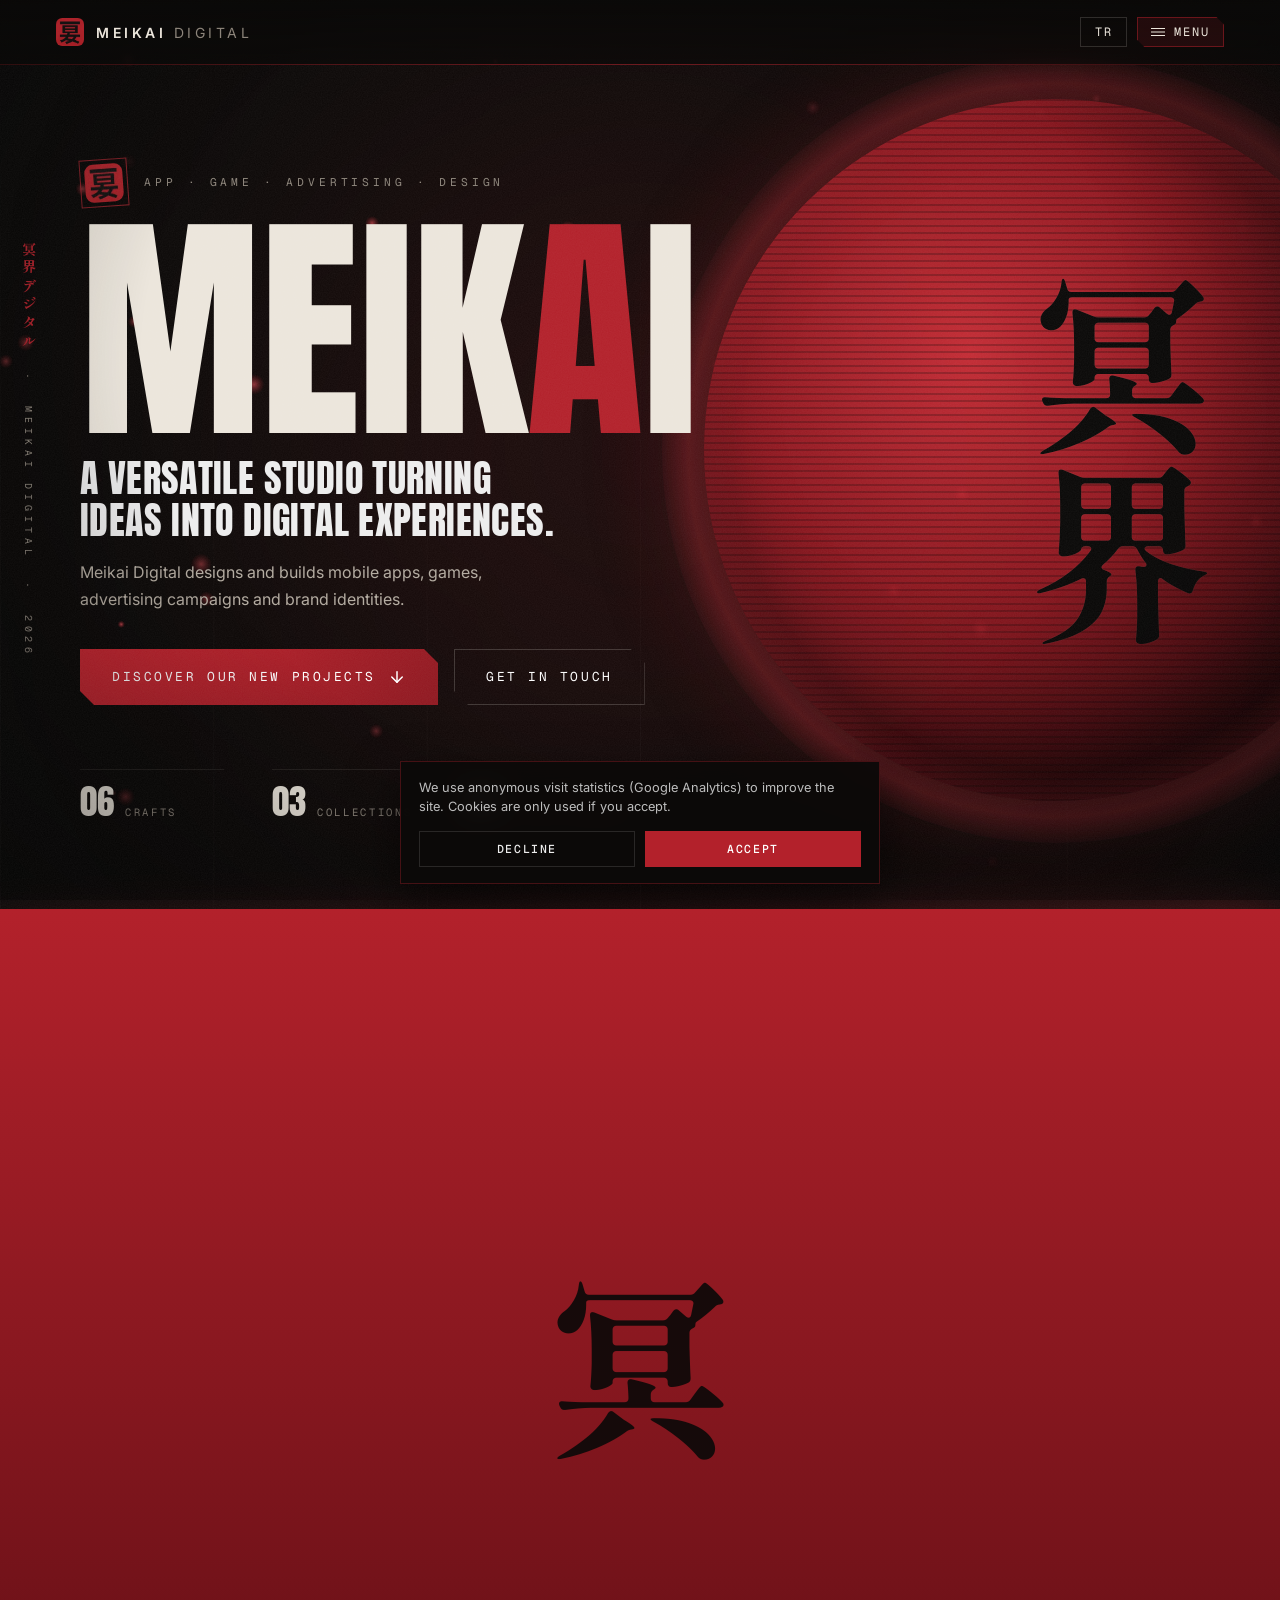
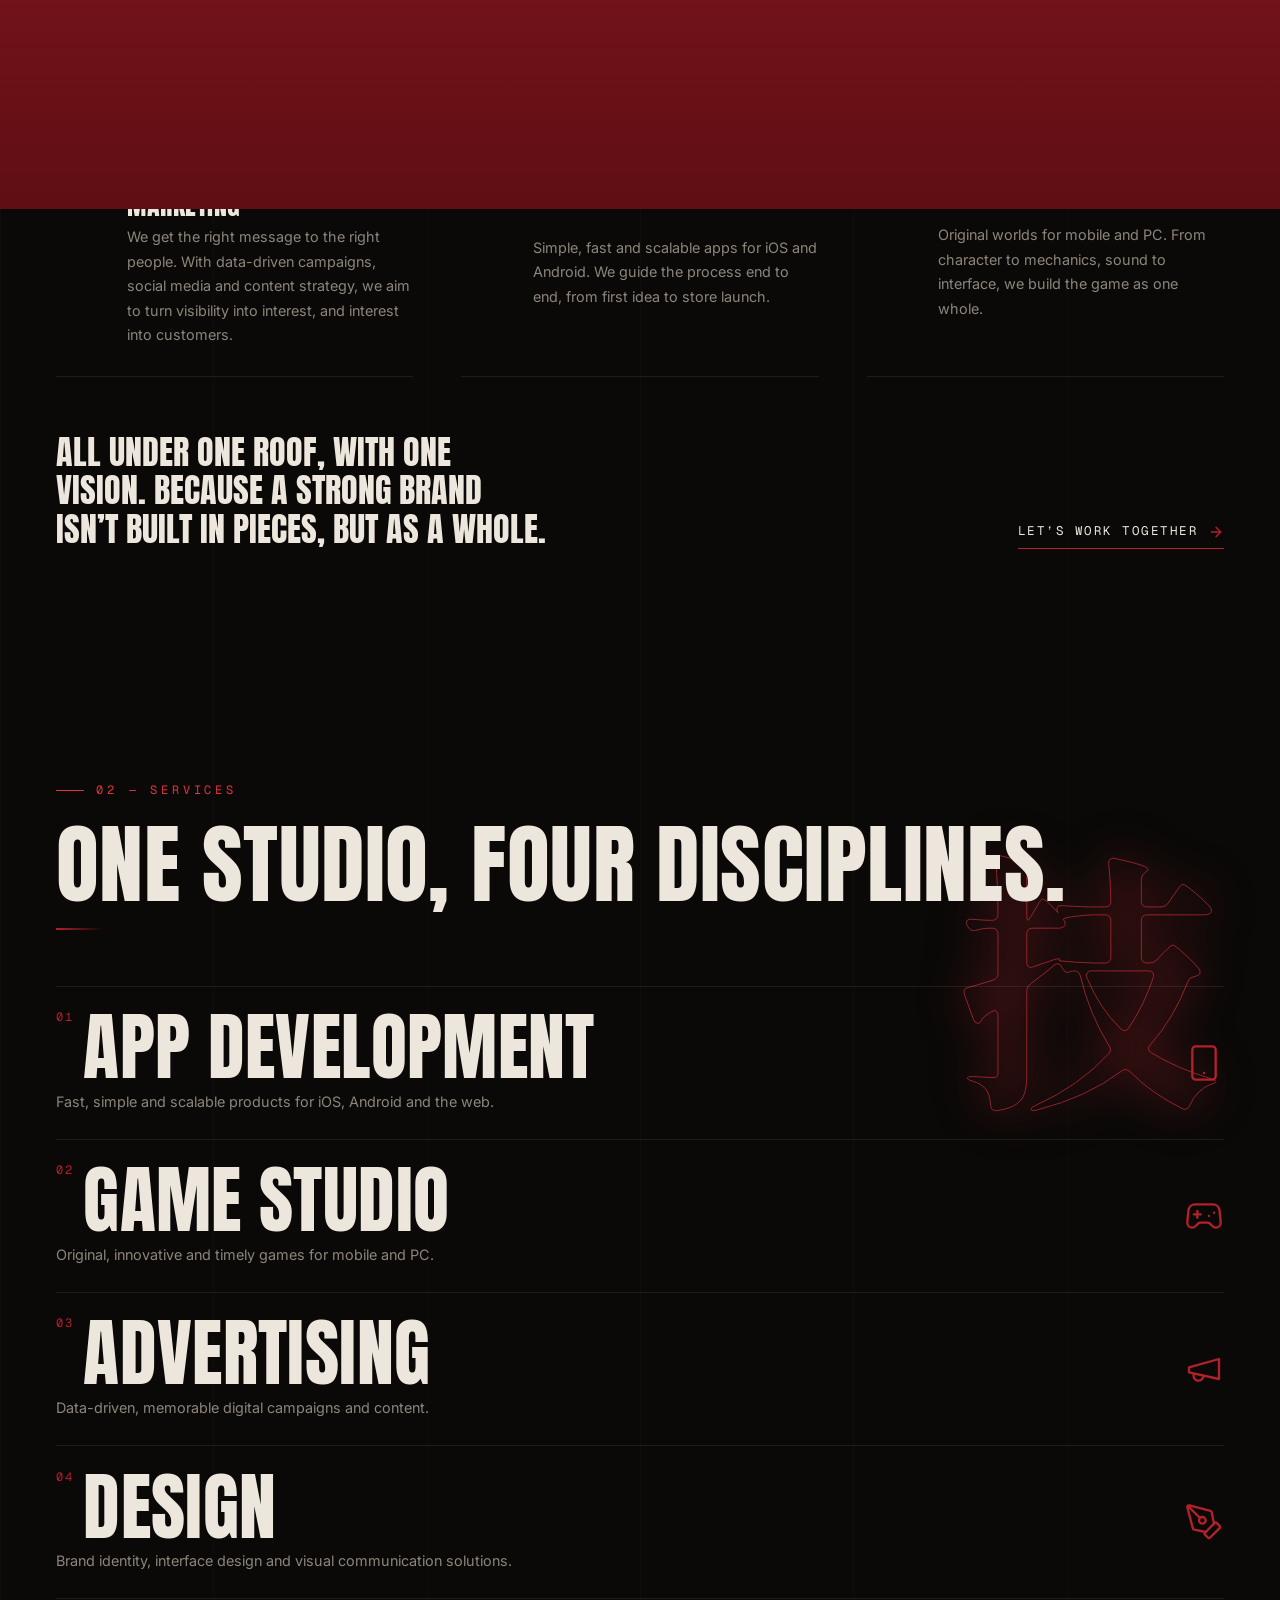
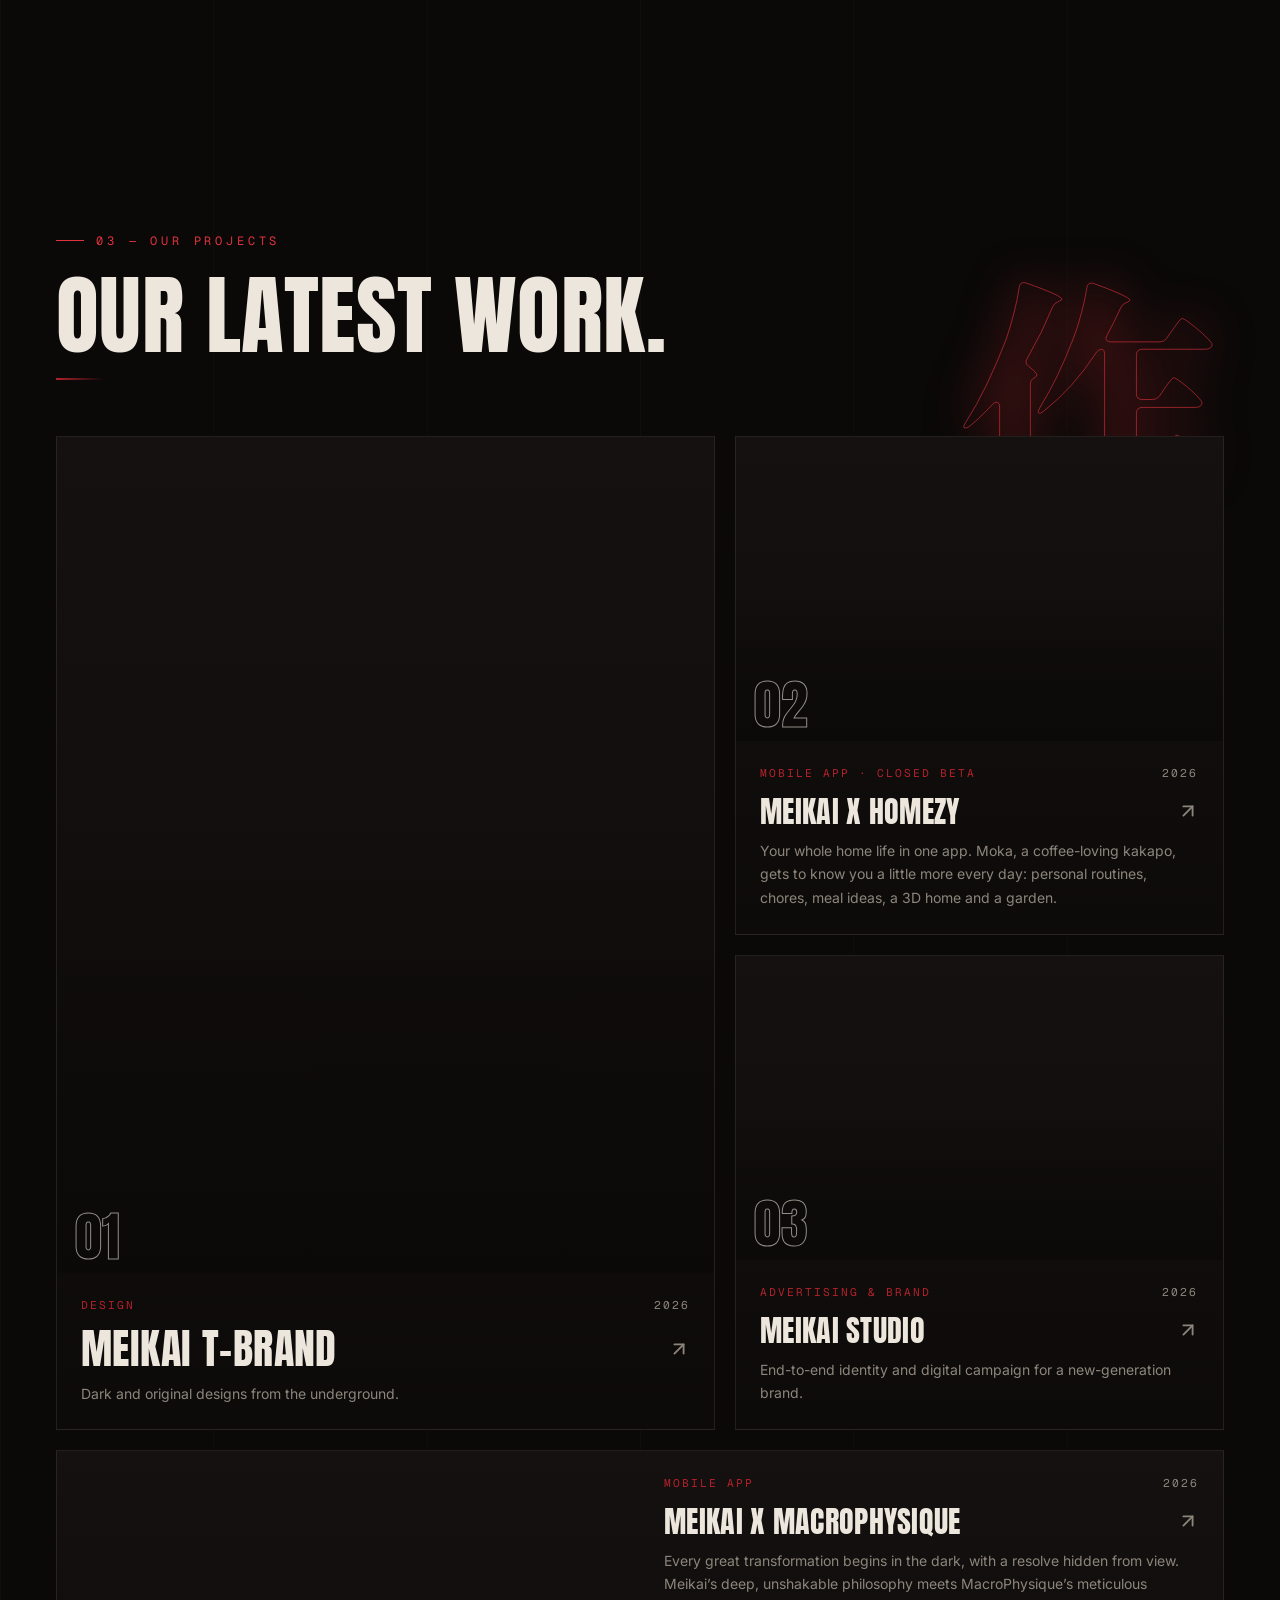
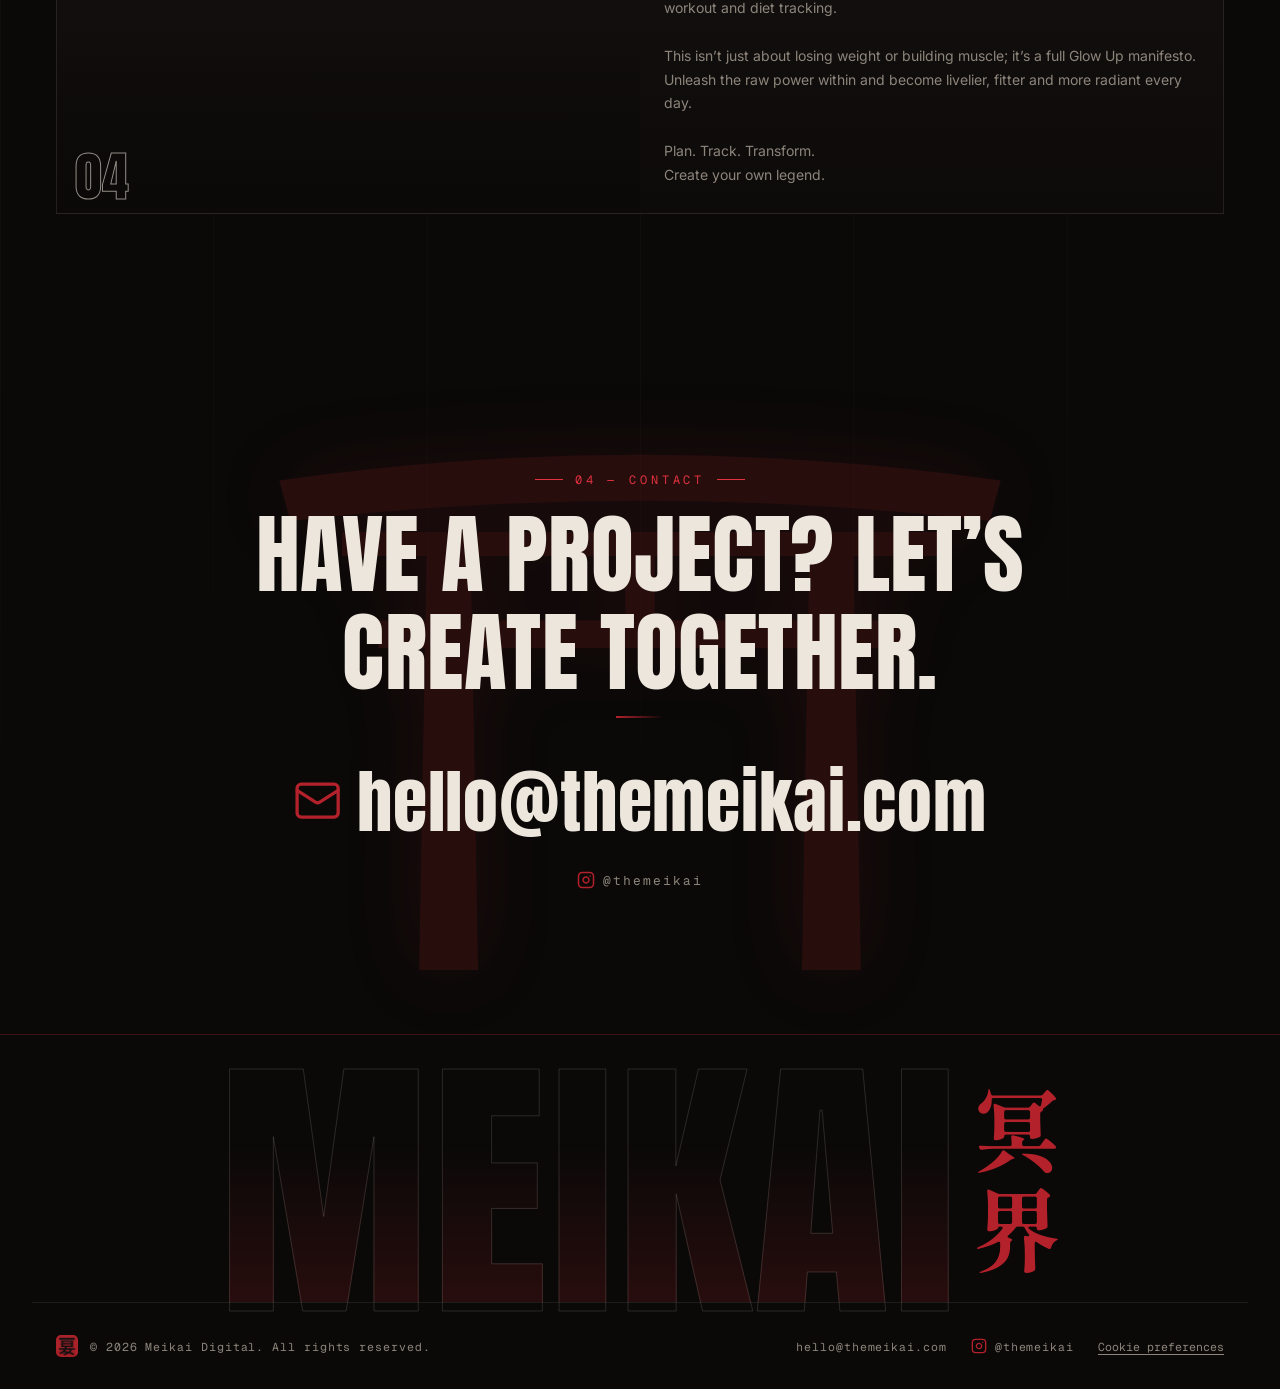
<file: index.html>
<!DOCTYPE html>
<html lang="tr">
<head>
  <meta charset="UTF-8" />
  <meta name="viewport" content="width=device-width, initial-scale=1" />
  <style>html{background:#0e0e0e}</style>
  <meta name="theme-color" content="#0e0e0e" />
  <script>
    /* Intro siteye her girişte ve yenilemede oynar, site içi sayfa geçişlerinde atlanır; 'js' sınıfı animasyonların JS yokken gizlenmemesini sağlar */
    try {
      var nav = performance.getEntriesByType('navigation')[0];
      if (document.referrer && new URL(document.referrer).origin === location.origin && !(nav && nav.type === 'reload')) document.documentElement.classList.add('skip-intro');
    } catch (e) {}
    document.documentElement.classList.add('js');
    /* Intro, sayfa tamamen yüklenip ekranda görünür olana kadar ilk karesinde bekler: iPhone'da Chrome sayfayı
       yükleme bitene kadar beyaz ekranla örter, Chrome/Safari adres çubuğundan sayfayı arka planda önceden yükleyebilir */
    (function (de) {
      if (de.classList.contains('skip-intro') || !window.requestAnimationFrame) return;
      de.classList.add('intro-wait');
      var loaded = false, started = false;
      function start() { started = true; de.classList.remove('intro-wait'); }
      function go() {
        if (started || !loaded || document.visibilityState === 'hidden' || document.prerendering) return;
        started = true;
        requestAnimationFrame(function () { requestAnimationFrame(start); });
      }
      addEventListener('load', function () { loaded = true; go(); });
      /* Görsel çok olan sayfalarda (studio) load geç gelebilir: sayfa çözüldükten en geç 2 sn sonra başla */
      document.addEventListener('DOMContentLoaded', function () { setTimeout(function () { loaded = true; go(); }, 2000); });
      addEventListener('pageshow', go);
      document.addEventListener('visibilitychange', go);
      document.addEventListener('prerenderingchange', go);
      setTimeout(function () { loaded = true; go(); }, 6000);
    })(document.documentElement);
    /* Küçük görsel kopyası (images/s, images/t) yoksa asıl görsele düş */
    addEventListener('error', function (e) { var i = e.target, u; if (i.tagName === 'IMG' && /images\/[st]\//.test(u = i.currentSrc || i.src)) { i.removeAttribute('srcset'); i.src = u.replace(/images\/[st]\//, 'images/'); } }, true);
  </script>
  <title>Meikai Digital — Uygulama, Oyun, Reklam ve Tasarım Stüdyosu</title>
  <meta name="description" id="meta-desc" content="Meikai Digital; mobil uygulamalar, oyunlar, reklam kampanyaları ve marka kimlikleri tasarlayıp geliştiren çok yönlü bir dijital stüdyodur." />
  <link rel="icon" href="images/favicon.png" type="image/png" />
  <link rel="apple-touch-icon" href="images/icon-180.png" />
  <link rel="canonical" href="https://themeikai.com/" />
  <meta property="og:type" content="website" />
  <meta property="og:site_name" content="Meikai Digital" />
  <meta property="og:title" content="Meikai Digital — Uygulama, Oyun, Reklam ve Tasarım Stüdyosu" />
  <meta property="og:description" content="Meikai Digital; mobil uygulamalar, oyunlar, reklam kampanyaları ve marka kimlikleri tasarlayıp geliştiren çok yönlü bir dijital stüdyodur." />
  <meta property="og:url" content="https://themeikai.com/" />
  <meta property="og:image" content="https://themeikai.com/images/meikai-logo.jpeg" />
  <meta property="og:locale" content="tr_TR" />
  <meta property="og:locale:alternate" content="en_US" />
  <meta name="twitter:card" content="summary" />
  <meta name="twitter:title" content="Meikai Digital" />
  <meta name="twitter:description" content="Uygulama, oyun, reklam ve tasarım stüdyosu." />
  <meta name="twitter:image" content="https://themeikai.com/images/meikai-logo.jpeg" />
  <script type="application/ld+json">
  {
    "@context": "https://schema.org",
    "@type": "Organization",
    "name": "Meikai Digital",
    "url": "https://themeikai.com/",
    "logo": "https://themeikai.com/images/meikai-logo.jpeg",
    "email": "hello@themeikai.com",
    "sameAs": ["https://instagram.com/themeikai"]
  }
  </script>
  <link rel="preconnect" href="https://fonts.googleapis.com" />
  <link rel="preconnect" href="https://fonts.gstatic.com" crossorigin />
  <!-- Fontlar sayfanın çizilmesini bekletmesin diye asenkron yüklenir; kanji fontu yalnızca sitede geçen karakterlerle (text=) inilir -->
  <link rel="preload" as="style" href="https://fonts.googleapis.com/css2?family=Anton&family=Inter:wght@400;500;600&family=Geist+Mono:wght@400&display=swap" />
  <link rel="stylesheet" href="https://fonts.googleapis.com/css2?family=Anton&family=Inter:wght@400;500;600&family=Geist+Mono:wght@400&display=swap" media="print" onload="this.media='all'" />
  <link rel="stylesheet" href="https://fonts.googleapis.com/css2?family=Shippori+Mincho+B1:wght@800&display=swap&text=%E4%B8%80%E9%96%83%E5%86%A5%E7%95%8C%E3%83%87%E3%82%B8%E3%82%BF%E3%83%AB%E4%BD%9C%E6%8A%80%E9%AD%82%E8%A1%A3%E5%86%99%E7%82%8E%E5%BD%B1%E9%AC%BC" media="print" onload="this.media='all'" />
  <noscript><link rel="stylesheet" href="https://fonts.googleapis.com/css2?family=Anton&family=Inter:wght@400;500;600&family=Geist+Mono:wght@400&display=swap" /><link rel="stylesheet" href="https://fonts.googleapis.com/css2?family=Shippori+Mincho+B1:wght@800&display=swap&text=%E4%B8%80%E9%96%83%E5%86%A5%E7%95%8C%E3%83%87%E3%82%B8%E3%82%BF%E3%83%AB%E4%BD%9C%E6%8A%80%E9%AD%82%E8%A1%A3%E5%86%99%E7%82%8E%E5%BD%B1%E9%AC%BC" /></noscript>
  <style>
    :root {
      color-scheme: dark;
      --bg: #0a0908;
      --fg: #ece6dc;
      --card: #131110;
      --primary: #b3212b;
      --muted: #8d857b;
      --border: rgb(236 230 220 / .09);
      --sans: 'Inter', ui-sans-serif, system-ui, sans-serif;
      --mono: 'Geist Mono', ui-monospace, monospace;
    }
    *, *::before, *::after { box-sizing: border-box; margin: 0; padding: 0; }
    html { scroll-behavior: smooth; }
    body { background: var(--bg); color: var(--fg); font-family: var(--sans); line-height: 1.5; -webkit-font-smoothing: antialiased; overflow-x: hidden; overflow-x: clip; }
    a { color: inherit; text-decoration: none; }
    ul { list-style: none; }
    img { display: block; max-width: 100%; }
    svg { flex-shrink: 0; }
    .icon { width: 24px; height: 24px; fill: none; stroke: currentColor; stroke-width: 2; stroke-linecap: round; stroke-linejoin: round; }
    .container { max-width: 76rem; margin: 0 auto; padding: 0 1.5rem; }
    .eyebrow { font-family: var(--mono); font-size: .75rem; text-transform: uppercase; letter-spacing: .3em; color: var(--primary); }
    .section { position: relative; scroll-margin-top: 4rem; }
    .section-inner { padding-block: 7rem; }
    .section h2 { margin-top: 1rem; font-size: clamp(2.6rem, 7vw, 5.5rem); text-wrap: balance; }
    .muted { color: var(--muted); }
    .sr-only { position: absolute; width: 1px; height: 1px; padding: 0; margin: -1px; overflow: hidden; clip: rect(0,0,0,0); white-space: nowrap; border: 0; }
    .skip-link { position: absolute; left: 1rem; top: -4rem; z-index: 200; background: var(--primary); color: #fff; padding: .6rem 1rem; font-size: .875rem; transition: top .2s; }
    .skip-link:focus { top: 1rem; }
    a:focus-visible, button:focus-visible { outline: 2px solid var(--primary); outline-offset: 3px; }

    /* Logo amblemi (logodaki kanji karesi) */
    .logo-mark {
      --s: 28px;
      display: inline-block; width: var(--s); height: var(--s);
      background: url('images/logo-mark.webp') no-repeat;
      background-size: cover;
      background-position: center;
      flex-shrink: 0;
    }

    /* Header */
    header { position: fixed; inset: 0 0 auto 0; z-index: 50; border-bottom: 1px solid var(--border); backdrop-filter: blur(12px); -webkit-backdrop-filter: blur(12px); }
    header .container { display: flex; height: 4rem; align-items: center; justify-content: space-between; }
    .brand { display: flex; align-items: center; gap: .75rem; }
    .brand small { color: var(--muted); }
    .hdr-right { display: flex; align-items: center; gap: .6rem; }
    .lang-btn, .menu-btn { display: inline-flex; align-items: center; gap: .55rem; font-family: var(--mono); font-size: .75rem; letter-spacing: .15em; color: var(--fg); background: transparent; border: 1px solid var(--border); padding: .4rem .85rem; cursor: pointer; transition: border-color .2s, background-color .2s, color .2s; }
    .lang-btn:hover, .menu-btn:hover { border-color: var(--primary); background: rgb(179 33 43 / .25); }
    .menu-btn i { display: block; width: 14px; height: 8px; border-top: 1.5px solid currentColor; border-bottom: 1.5px solid currentColor; position: relative; }
    .menu-btn i::after { content: ''; position: absolute; left: 0; right: 0; top: 50%; border-top: 1.5px solid currentColor; transform: translateY(-50%); }

    /* Yandan açılan menü */
    .drawer-ov { position: fixed; inset: 0; z-index: 300; background: rgb(0 0 0 / .65); backdrop-filter: blur(3px); -webkit-backdrop-filter: blur(3px); opacity: 0; visibility: hidden; transition: opacity .3s, visibility 0s .3s; }
    .drawer { position: fixed; top: 0; right: 0; bottom: 0; z-index: 310; width: min(23rem, 88vw); display: flex; flex-direction: column; padding: 1.25rem 1.5rem 1.75rem; box-shadow: -24px 0 60px rgb(0 0 0 / .5); transform: translateX(105%); visibility: hidden; transition: transform .45s cubic-bezier(.16,1,.3,1), visibility 0s .45s; overflow-y: auto; overflow-x: hidden; }
    html.drawer-open .drawer-ov { opacity: 1; visibility: visible; transition: opacity .3s; }
    html.drawer-open .drawer { transform: none; visibility: visible; transition: transform .45s cubic-bezier(.16,1,.3,1); }
    html.drawer-open { overflow: hidden; }
    .drawer-top { position: relative; z-index: 1; display: flex; align-items: center; justify-content: space-between; }
    .drawer-close { width: 2.25rem; height: 2.25rem; display: grid; place-items: center; color: var(--fg); background: transparent; border: 1px solid var(--border); cursor: pointer; transition: border-color .2s, background-color .2s; }
    .drawer-close:hover { border-color: var(--primary); background: rgb(179 33 43 / .15); }
    .drawer-close .icon { width: 16px; height: 16px; }
    .drawer-links { position: relative; z-index: 1; display: flex; flex-direction: column; list-style: none; }
    .drawer-links a { display: flex; align-items: center; gap: 1rem; transform: translateX(24px); opacity: 0; transition: color .2s, padding .3s, border-color .2s, transform .5s cubic-bezier(.16,1,.3,1), opacity .4s; }
    .drawer-links a small { font-family: var(--mono); font-size: .65rem; letter-spacing: .2em; }
    html.drawer-open .drawer-links a { transform: none; opacity: 1; }
    html.drawer-open .drawer-links li:nth-child(1) a { transition-delay: .08s; }
    html.drawer-open .drawer-links li:nth-child(2) a { transition-delay: .14s; }
    html.drawer-open .drawer-links li:nth-child(3) a { transition-delay: .2s; }
    html.drawer-open .drawer-links li:nth-child(4) a { transition-delay: .26s; }
    html.drawer-open .drawer-links li:nth-child(5) a { transition-delay: .32s; }
    .drawer-foot { position: relative; z-index: 1; margin-top: auto; padding-top: 2rem; font-family: var(--mono); font-size: .75rem; color: var(--muted); }
    .drawer-foot a { color: var(--fg); }

    /* ---------- Hero ---------- */
    .hero { position: relative; display: flex; min-height: 100vh; min-height: 100svh; flex-direction: column; justify-content: center; overflow: hidden; padding: 7rem 0 2rem; }
    .hero-glow { position: absolute; left: 50%; top: 50%; width: 720px; height: 720px; transform: translate(-50%, -50%); border-radius: 50%; background: rgb(179 33 43 / .12); filter: blur(140px); pointer-events: none; }
    .hero-moon { position: absolute; right: -14vmin; top: 50%; width: min(78vmin, 46rem); aspect-ratio: 1; transform: translateY(-50%); border-radius: 50%; pointer-events: none;
      background: radial-gradient(circle at 38% 36%, #d8303b 0%, #9c1a23 38%, #4a0b10 70%, #1a0507 100%);
      box-shadow: 0 0 120px 10px rgb(179 33 43 / .35), inset -30px -40px 90px rgb(0 0 0 / .6);
      opacity: .9; animation: moon-in 2s cubic-bezier(.16,1,.3,1) both; }
    .hero-moon::after { content: ''; position: absolute; inset: 0; border-radius: 50%; background: repeating-linear-gradient(0deg, rgb(0 0 0 / .22) 0 2px, transparent 2px 7px); mix-blend-mode: multiply; }
    @keyframes moon-in { from { opacity: 0; transform: translateY(-40%) scale(.9); } }
    .hero-kanji { position: absolute; right: max(1rem, 5vw); top: 50%; transform: translateY(-50%); z-index: 1; display: flex; flex-direction: column; font-family: var(--jp); font-weight: 800; font-size: clamp(7rem, 21vmin, 15rem); line-height: 1; color: #0a0908; pointer-events: none; user-select: none; text-shadow: 0 0 1px rgb(236 230 220 / .2); }
    .hero-kanji span { display: block; opacity: 0; animation: kanji-in 1.4s cubic-bezier(.16,1,.3,1) var(--d, 0s) forwards; }
    @keyframes kanji-in { from { opacity: 0; transform: translateY(30px) scale(1.06); filter: blur(10px); } to { opacity: 1; transform: none; filter: none; } }
    .hero-vert { position: absolute; left: 1.1rem; top: 50%; z-index: 2; transform: translateY(-50%); writing-mode: vertical-rl; font-family: var(--mono); font-size: .62rem; letter-spacing: .5em; color: var(--muted); white-space: nowrap; pointer-events: none; }
    .hero-vert b { font-family: var(--jp); font-weight: 800; font-size: .9rem; letter-spacing: .3em; color: var(--primary); }
    .hero-content { position: relative; z-index: 2; width: 100%; }
    .hero-top { display: flex; align-items: center; gap: 1rem; }
    .hanko { --s: 46px; display: grid; place-items: center; padding: 4px; border: 1px solid rgb(226 50 62 / .55); transform: rotate(-4deg); }
    .hero-tags { font-family: var(--mono); font-size: .7rem; text-transform: uppercase; letter-spacing: .35em; color: var(--muted); }
    .hero-word { margin-top: 1.5rem; display: flex; font-family: var(--display); font-size: clamp(5.2rem, 19vw, 16.5rem); line-height: .82; letter-spacing: -.005em; color: var(--fg); user-select: none; }
    .hero-word span { display: inline-block; opacity: 0; transform: translateY(40%); animation: word-in 1s cubic-bezier(.16,1,.3,1) var(--d, 0s) forwards; }
    .hero-word span:nth-child(5) { color: var(--primary); }
    @keyframes word-in { to { opacity: 1; transform: none; } }
    .hero h1 { margin-top: 1.75rem; max-width: 38rem; font-family: var(--display); font-weight: 400; font-size: clamp(1.5rem, 3.2vw, 2.4rem); line-height: 1.08; text-transform: uppercase; letter-spacing: .01em; text-wrap: balance; }
    .hero-lead { margin-top: 1.1rem; max-width: 30rem; line-height: 1.7; color: #b3aba0; text-wrap: pretty; }
    .cta-row { margin-top: 2.25rem; display: flex; flex-wrap: wrap; align-items: center; gap: 1rem; }
    .cta { display: inline-flex; align-items: center; gap: .75rem; color: #fff; padding: 1.15rem 2rem; transition: transform .2s, background .2s; }
    .cta .icon { width: 18px; height: 18px; transition: transform .2s; }
    .cta:hover .icon { transform: translateY(2px); }
    .hero-stats { position: relative; z-index: 2; width: 100%; margin-top: 4rem; display: flex; flex-wrap: wrap; gap: 1.5rem 3rem; }
    .hero-stats li { display: flex; align-items: baseline; gap: .7rem; padding-top: .9rem; border-top: 1px solid var(--border); min-width: 9rem; }
    .hero-stats b { font-family: var(--display); font-weight: 400; font-size: 2.2rem; line-height: 1; color: var(--fg); }
    .hero-stats span { font-family: var(--mono); font-size: .66rem; letter-spacing: .25em; text-transform: uppercase; color: var(--muted); }
    .pg-home .fx-scroll { display: none; }

    /* ---------- Bölüm başlığı ---------- */
    .sec-head { position: relative; }
    .sec-kanji { position: absolute; right: 0; top: -2.5rem; font-family: var(--jp); font-weight: 800; font-size: clamp(8rem, 22vw, 17rem); line-height: 1; color: transparent; -webkit-text-stroke: 1px rgb(179 33 43 / .4); pointer-events: none; user-select: none; z-index: -1; }
    .sec-num { position: absolute; left: -.05em; top: -.62em; font-family: var(--display); font-size: clamp(6rem, 16vw, 12rem); line-height: 1; color: transparent; -webkit-text-stroke: 1px rgb(236 230 220 / .07); pointer-events: none; z-index: -1; }

    /* ---------- Hakkımızda ---------- */
    .about-lead { margin-top: 2rem; max-width: 46rem; font-size: 1.1rem; line-height: 1.8; color: #b3aba0; text-wrap: pretty; }
    .crafts { margin-top: 4rem; display: grid; border-top: 1px solid var(--border); }
    .crafts li { position: relative; isolation: isolate; display: grid; grid-template-columns: auto 1fr; gap: .4rem 1.25rem; padding: 1.75rem 0; border-bottom: 1px solid var(--border); }
    .crafts li::before { content: ''; position: absolute; inset: 0; z-index: -1; background: linear-gradient(90deg, rgb(179 33 43 / .18), transparent 70%); transform: scaleX(0); transform-origin: 0 50%; transition: transform .5s cubic-bezier(.16,1,.3,1); }
    .crafts li:hover::before { transform: scaleX(1); }
    .crafts .num { grid-row: span 2; font-family: var(--display); font-size: 2.6rem; line-height: 1; color: var(--primary); min-width: 3.2rem; }
    .crafts h3 { display: flex; align-items: center; gap: .75rem; font-family: var(--display); font-weight: 400; font-size: 1.6rem; text-transform: uppercase; letter-spacing: .02em; line-height: 1.1; }
    .crafts h3 .icon { width: 20px; height: 20px; color: var(--primary); }
    .crafts p { font-size: .9rem; line-height: 1.7; color: var(--muted); max-width: 32rem; }
    .about-bottom { margin-top: 3.5rem; display: flex; flex-direction: column; gap: 1.5rem; }
    .about-foot { max-width: 42rem; font-family: var(--display); font-size: clamp(1.5rem, 3vw, 2.1rem); line-height: 1.15; text-transform: uppercase; text-wrap: balance; }
    .about-link { align-self: flex-start; display: inline-flex; align-items: center; gap: .6rem; font-family: var(--mono); font-size: .78rem; letter-spacing: .2em; text-transform: uppercase; color: var(--fg); border-bottom: 1px solid var(--primary); padding-bottom: .4rem; transition: gap .2s, color .2s; }
    .about-link:hover { gap: 1rem; color: var(--blood, #e2323e); }
    .about-link .icon { width: 16px; height: 16px; color: var(--primary); }

    /* ---------- Hizmetler ---------- */
    .disc { margin-top: 3.5rem; counter-reset: d; }
    .disc li { position: relative; isolation: isolate; overflow: hidden; display: grid; grid-template-columns: 1fr auto; align-items: center; gap: .5rem 2rem; padding: 1.6rem 0; border-top: 1px solid var(--border); cursor: default; }
    .disc li:last-child { border-bottom: 1px solid var(--border); }
    .disc li::before { content: ''; position: absolute; inset: 0; z-index: -1; background: var(--primary); transform: translateY(101%); transition: transform .45s cubic-bezier(.16,1,.3,1); }
    .disc li:hover::before { transform: none; }
    .disc h3 { font-family: var(--display); font-weight: 400; font-size: clamp(2rem, 6.5vw, 4.6rem); line-height: .95; text-transform: uppercase; letter-spacing: .005em; transition: transform .45s cubic-bezier(.16,1,.3,1); }
    .disc h3::before { counter-increment: d; content: '0' counter(d); display: inline-block; vertical-align: top; margin-right: .6rem; font-family: var(--mono); font-size: .75rem; letter-spacing: .15em; color: var(--primary); transition: color .3s; }
    .disc p { grid-column: 1; max-width: 30rem; font-size: .9rem; line-height: 1.6; color: var(--muted); transition: color .3s; }
    .disc .icon { grid-column: 2; grid-row: 1 / span 2; width: 40px; height: 40px; stroke-width: 1.4; color: var(--primary); transition: color .3s, transform .45s cubic-bezier(.16,1,.3,1); }
    .disc li:hover h3 { transform: translateX(.6rem); }
    .disc li:hover p, .disc li:hover h3::before, .disc li:hover .icon { color: #fff; }
    .disc li:hover .icon { transform: rotate(-8deg) scale(1.1); }

    /* ---------- Projeler ---------- */
    .projects { margin-top: 3.5rem; display: grid; gap: 1.25rem; }
    .project-link { display: block; height: 100%; }
    .project { position: relative; display: flex; height: 100%; flex-direction: column; overflow: hidden; border: 1px solid var(--border); transition: border-color .3s; }
    .project:hover { border-color: rgb(226 50 62 / .6); }
    .project-media { position: relative; aspect-ratio: 16 / 10; overflow: hidden; }
    .project-media::after { content: ''; position: absolute; inset: 0; background: linear-gradient(180deg, transparent 50%, rgb(10 9 8 / .85)); }
    .project-media img { width: 100%; height: 100%; object-fit: cover; filter: saturate(.85) contrast(1.05); transition: transform .8s cubic-bezier(.16,1,.3,1), filter .4s; }
    .project:hover .project-media img { transform: scale(1.06); filter: saturate(1.05) contrast(1.08); }
    .project-n { position: absolute; left: 1.1rem; bottom: .6rem; z-index: 1; font-family: var(--display); font-size: 3.4rem; line-height: 1; color: transparent; -webkit-text-stroke: 1px rgb(236 230 220 / .6); }
    .project-body { display: flex; flex: 1; flex-direction: column; padding: 1.5rem; }
    .project-meta { display: flex; justify-content: space-between; font-family: var(--mono); font-size: .7rem; text-transform: uppercase; letter-spacing: .18em; color: var(--primary); }
    .project-meta span:last-child { color: var(--muted); }
    .project h3 { margin-top: .9rem; display: flex; align-items: center; justify-content: space-between; gap: 1rem; font-family: var(--display); font-weight: 400; font-size: 1.9rem; line-height: 1; text-transform: uppercase; letter-spacing: .01em; }
    .project h3 .icon { width: 22px; height: 22px; color: var(--muted); transition: color .2s, transform .3s; }
    .project:hover h3 .icon { color: var(--primary); transform: translate(3px, -3px); }
    .project p { margin-top: .75rem; font-size: .875rem; line-height: 1.7; color: var(--muted); }

    /* ---------- İletişim ---------- */
    .contact-sec { overflow: hidden; }
    .torii { position: absolute; left: 50%; top: 52%; width: min(46rem, 120vw); transform: translate(-50%, -50%); color: var(--primary); opacity: .16; pointer-events: none; filter: drop-shadow(0 0 40px rgb(179 33 43 / .8)); }
    .contact { position: relative; display: flex; flex-direction: column; align-items: center; padding-block: 9rem; text-align: center; }
    .contact .eyebrow::after { content: ''; width: 1.75rem; height: 1px; background: currentColor; }
    .contact h2 { max-width: 52rem; }
    .email { margin-top: 3rem; display: inline-flex; align-items: center; gap: .9rem; font-family: var(--display); font-size: clamp(1.7rem, 6vw, 4.4rem); line-height: 1; letter-spacing: .01em; word-break: break-all; background: linear-gradient(var(--primary), var(--primary)) 0 100% / 0 3px no-repeat; padding-bottom: .4rem; transition: background-size .5s cubic-bezier(.16,1,.3,1), color .2s; }
    .email:hover { background-size: 100% 3px; color: #fff; }
    .email .icon { width: .7em; height: .7em; color: var(--primary); stroke-width: 1.6; }
    .instagram { margin-top: 1.75rem; display: inline-flex; align-items: center; gap: .5rem; font-family: var(--mono); font-size: .8rem; letter-spacing: .15em; color: var(--muted); transition: color .2s; }
    .instagram:hover { color: var(--fg); }
    .instagram .icon { width: 18px; height: 18px; color: var(--primary); }

    /* ---------- Footer ---------- */
    footer .container { display: flex; flex-direction: column; align-items: center; justify-content: space-between; gap: 1rem; padding-top: 2rem; padding-bottom: 2rem; color: var(--muted); }
    footer .left { display: flex; align-items: center; gap: .75rem; }
    footer .logo-mark { --s: 22px; }
    footer a { transition: color .2s; }
    footer a:hover { color: var(--fg); }
    .f-links { display: flex; flex-wrap: wrap; align-items: center; justify-content: center; gap: .5rem 1.5rem; }
    .f-ig { display: inline-flex; align-items: center; gap: .5rem; }
    .f-ig .icon { width: 16px; height: 16px; color: var(--primary); }

    /* ---------- Açılış ---------- */
    .skip-intro .intro { display: none; }
    .intro { position: fixed; inset: 0; z-index: 1000; pointer-events: none; overflow: hidden; background: #050404; }

    /* Kaydırınca beliren öğeler */
    .js .reveal { opacity: 0; }
    .js .reveal.in { animation: reveal .8s cubic-bezier(.16,1,.3,1) forwards; }
    @keyframes reveal { from { opacity: 0; transform: translateY(18px); } to { opacity: 1; transform: none; } }

    /* Intro bittikten sonra hero girişi: intro oynarken gecikme */
    html:not(.skip-intro) .hero-word span, html:not(.skip-intro) .hero-kanji span { animation-delay: calc(var(--d, 0s) + 2.3s); }
    html:not(.skip-intro) .hero-moon { animation-delay: 2.1s; }

    @media (max-width: 479px) { .brand small { display: none; } }
    @media (max-width: 767px) {
      .hero { padding-top: 6rem; justify-content: flex-end; }
      .hero-moon { right: -34vw; top: 24%; width: 88vw; opacity: .7; }
      .hero-kanji { right: 1rem; top: 24%; font-size: 22vw; opacity: .85; }
      .hero-tags { letter-spacing: .22em; font-size: .62rem; }
      .cta { letter-spacing: .12em !important; padding: 1.05rem 1.5rem; }
      .hero-vert { display: none; }
      .hero-word { margin-top: 1rem; }
      .hero-stats { margin-top: 2.5rem; gap: 1rem 1.75rem; }
      .hero-stats { flex-wrap: nowrap; justify-content: space-between; }
      .hero-stats li { min-width: 0; flex: 1; flex-direction: column; gap: .3rem; }
      .hero-stats span { font-size: .58rem; letter-spacing: .18em; }
      .hero-stats b { font-size: 1.7rem; }
      .sec-kanji { top: -1rem; opacity: .8; }
      .disc .icon { width: 30px; height: 30px; }
    }
    @media (min-width: 768px) {
      .hero-content, .hero-stats { padding-left: 3rem; }
      .crafts { grid-template-columns: repeat(2, 1fr); column-gap: 3rem; }
      .projects { grid-template-columns: 1.35fr 1fr; grid-template-rows: auto auto; }
      .projects > li:first-child { grid-row: span 2; }
      .projects > li:first-child .project-media { flex: 1; aspect-ratio: auto; min-height: 22rem; }
      .projects > li:first-child .project-body { flex: 0 0 auto; }
      .projects > li:first-child h3 { font-size: 2.6rem; }
      .projects > li:nth-child(4) { grid-column: 1 / -1; }
      .projects > li:nth-child(4) .project { flex-direction: row; }
      .projects > li:nth-child(4) .project-media { flex: 0 0 50%; aspect-ratio: auto; min-height: 20rem; }
      .about-bottom { flex-direction: row; align-items: flex-end; justify-content: space-between; }
      .about-link { align-self: auto; flex-shrink: 0; }
      footer .container { flex-direction: row; }
    }
    @media (min-width: 1024px) { .crafts { grid-template-columns: repeat(3, 1fr); } }
    @media (prefers-reduced-motion: reduce) {
      html { scroll-behavior: auto; }
      * { transition: none !important; }
      .intro { display: none; }
      .hero-word span, .hero-kanji span, .hero-moon { animation: none !important; opacity: 1 !important; transform: none !important; }
      .hero-moon { transform: translateY(-50%) !important; }
      .js .reveal { opacity: 1; } .js .reveal.in { animation: none; }
      .drawer, .drawer-links a { transition: none !important; }
    }
  </style>
  <link rel="stylesheet" href="fx.css" />
  <link rel="stylesheet" href="theme.css" />
  <link rel="stylesheet" href="anim.css" />
</head>
<body class="pg-home">
<a href="#main" class="skip-link" data-i18n="skip">İçeriğe geç</a>
<div class="intro" aria-hidden="true">
    <div class="ki-half ki-a">
      <div class="ki-scene">
        <span class="ki-moon"></span>
        <p class="ki-kanji"><span>冥</span><span>界</span></p>
        <p class="ki-name" lang="en"><span style="--i:0">M</span><span style="--i:1">E</span><span style="--i:2">I</span><span style="--i:3">K</span><span style="--i:4">A</span><span style="--i:5">I</span></p>
        <p class="ki-vert">一閃</p>
      </div>
      <svg class="ki-edge" viewBox="0 0 100 100" preserveAspectRatio="none"><line x1="-5" y1="64" x2="105" y2="36"/></svg>
    </div>
    <div class="ki-half ki-b">
      <div class="ki-scene">
        <span class="ki-moon"></span>
        <p class="ki-kanji"><span>冥</span><span>界</span></p>
        <p class="ki-name" lang="en"><span style="--i:0">M</span><span style="--i:1">E</span><span style="--i:2">I</span><span style="--i:3">K</span><span style="--i:4">A</span><span style="--i:5">I</span></p>
        <p class="ki-vert">一閃</p>
      </div>
      <svg class="ki-edge" viewBox="0 0 100 100" preserveAspectRatio="none"><line x1="-5" y1="64" x2="105" y2="36"/></svg>
    </div>
    <div class="ki-draw">
      <svg class="ki-katana" viewBox="0 0 640 48" aria-hidden="true">
        <defs>
          <linearGradient id="ki-steel" x1="0" y1="0" x2="0" y2="1"><stop offset="0" stop-color="#fbfaf7"/><stop offset=".45" stop-color="#b9bec4"/><stop offset=".62" stop-color="#7d838a"/><stop offset="1" stop-color="#eef0f2"/></linearGradient>
          <linearGradient id="ki-gleam" x1="0" y1="0" x2="1" y2="0"><stop offset="0" stop-color="#fff" stop-opacity="0"/><stop offset=".5" stop-color="#fff"/><stop offset="1" stop-color="#fff" stop-opacity="0"/></linearGradient>
          <clipPath id="ki-blade-clip"><path d="M172,18 C330,17 480,13 600,7 L636,9 C622,15 604,20 590,21.5 C470,25.5 330,29 172,30 Z"/></clipPath>
        </defs>
        <g class="ki-sword">
        <g class="ki-hilt">
          <rect x="4" y="15" width="148" height="18" rx="5" fill="#0d0b0b" stroke="#2a2020"/>
          <g fill="#d9cfbf"><path d="M18,24 l6,-5.5 6,5.5 -6,5.5z"/><path d="M33,24 l6,-5.5 6,5.5 -6,5.5z"/><path d="M48,24 l6,-5.5 6,5.5 -6,5.5z"/><path d="M63,24 l6,-5.5 6,5.5 -6,5.5z"/><path d="M78,24 l6,-5.5 6,5.5 -6,5.5z"/><path d="M93,24 l6,-5.5 6,5.5 -6,5.5z"/><path d="M108,24 l6,-5.5 6,5.5 -6,5.5z"/><path d="M123,24 l6,-5.5 6,5.5 -6,5.5z"/><path d="M138,24 l6,-5.5 6,5.5 -6,5.5z"/></g>
          <rect x="2" y="14" width="9" height="20" rx="3" fill="#b3212b"/>
          <ellipse cx="157" cy="24" rx="5.5" ry="18" fill="#0a0908" stroke="#b3212b" stroke-width="1.5"/>
          <rect x="162" y="17" width="11" height="14" rx="1.5" fill="#cfc5b4"/>
        </g>
        <g class="ki-steel" clip-path="url(#ki-blade-clip)">
          <rect x="170" y="0" width="470" height="48" fill="url(#ki-steel)"/>
          <path d="M172,22.5 C330,21.5 480,17.5 600,11" fill="none" stroke="#5d636a" stroke-opacity=".55" stroke-width=".8"/>
          <path d="M176,27.2 Q180.5,24.9 185,27.1 Q189.5,26.4 194,27.0 Q198.5,24.7 203,26.9 Q207.5,26.2 212,26.8 Q216.5,24.5 221,26.7 Q225.5,26.0 230,26.6 Q234.5,24.3 239,26.5 Q243.5,25.8 248,26.4 Q252.5,24.1 257,26.3 Q261.5,25.6 266,26.2 Q270.5,23.9 275,26.1 Q279.5,25.4 284,26.0 Q288.5,23.7 293,25.9 Q297.5,25.2 302,25.8 Q306.5,23.5 311,25.7 Q315.5,25.0 320,25.6 Q324.5,23.3 329,25.5 Q333.5,24.8 338,25.4 Q342.5,23.1 347,25.3 Q351.5,24.6 356,25.2 Q360.5,22.9 365,25.1 Q369.5,24.4 374,25.0 Q378.5,22.7 383,24.9 Q387.5,24.2 392,24.8 Q396.5,22.5 401,24.7 Q405.5,24.0 410,24.6 Q414.5,22.3 419,24.5 Q423.5,23.8 428,24.4 Q432.5,22.1 437,24.3 Q441.5,23.6 446,24.2 Q450.5,21.9 455,24.1 Q459.5,23.4 464,24.0 Q468.5,21.7 473,23.9 Q477.5,23.2 482,23.8 Q486.5,21.5 491,23.7 Q495.5,23.0 500,23.6 Q504.5,21.3 509,23.5 Q513.5,22.8 518,23.4 Q522.5,21.1 527,23.3 Q531.5,22.6 536,23.2 Q540.5,20.9 545,23.1 Q549.5,22.4 554,23.0 Q558.5,20.7 563,22.9 Q567.5,22.2 572,22.8 Q576.5,20.5 581,22.7" fill="none" stroke="#fff" stroke-opacity=".75" stroke-width=".9"/>
          <rect class="ki-gleam" x="100" y="0" width="90" height="48" fill="url(#ki-gleam)"/>
        </g>
        </g>
        <g class="ki-saya">
          <path d="M168,15.5 C330,14.5 480,10.5 604,4 L640,6.5 C628,15 608,22 592,24 C470,28 330,32 168,32.5 Z" fill="#0c0a0a" stroke="#3a1517" stroke-width="1.2"/>
          <path d="M210,15 l0,17.5 M222,14.8 l0,17.6" stroke="#b3212b" stroke-width="3"/>
        </g>
      </svg>
    </div>
    <svg class="ki-slash" viewBox="0 0 100 100" preserveAspectRatio="none"><line x1="-5" y1="64" x2="105" y2="36"/></svg>
    <div class="ki-sparks"><i style="--x:18%;--y:58.15%;--a:-70deg;--d:0s"></i><i style="--x:30%;--y:55.09%;--a:110deg;--d:0.03s"></i><i style="--x:42%;--y:52.04%;--a:-95deg;--d:0.05s"></i><i style="--x:50%;--y:50.00%;--a:80deg;--d:0.02s"></i><i style="--x:58%;--y:47.96%;--a:-60deg;--d:0.06s"></i><i style="--x:66%;--y:45.93%;--a:120deg;--d:0.04s"></i><i style="--x:74%;--y:43.89%;--a:-110deg;--d:0.07s"></i><i style="--x:84%;--y:41.35%;--a:70deg;--d:0.05s"></i><i style="--x:38%;--y:53.05%;--a:60deg;--d:0.08s"></i><i style="--x:62%;--y:46.95%;--a:-120deg;--d:0.09s"></i></div>
    <span class="ki-flash"></span>
  </div>
  <header>
    <div class="container">
      <a href="#" class="brand" aria-label="Meikai Digital ana sayfa" data-i18n-attr="aria-label:brandAria">
        <span class="logo-mark" aria-hidden="true"></span>
        <span>MEIKAI <small>DIGITAL</small></span>
      </a>
      <nav class="hdr-right" aria-label="Ana menü" data-i18n-attr="aria-label:navAria">
        <button type="button" class="lang-btn" id="lang-toggle" aria-label="Switch to English">EN</button>
        <button type="button" class="menu-btn" id="menu-btn" aria-haspopup="dialog" aria-expanded="false" aria-controls="drawer"><i aria-hidden="true"></i><span data-i18n="menuBtn">MENÜ</span></button>
      </nav>
    </div>
  </header>
  <div class="drawer-ov" id="drawer-ov"></div>
  <aside class="drawer" id="drawer" role="dialog" aria-modal="true" aria-label="Menü" data-i18n-attr="aria-label:menuLabel" aria-hidden="true">
    <div class="drawer-top">
      <a href="index.html" class="brand"><span class="logo-mark" aria-hidden="true"></span><span>MEIKAI <small>DIGITAL</small></span></a>
      <button type="button" class="drawer-close" id="drawer-close" aria-label="Menüyü kapat" data-i18n-attr="aria-label:menuClose"><svg class="icon" viewBox="0 0 24 24" aria-hidden="true"><path d="M18 6 6 18"/><path d="m6 6 12 12"/></svg></button>
    </div>
    <ul class="drawer-links">
        <li><a href="#hakkimizda"><span data-i18n="navAbout">Hakkımızda</span><small>01</small></a></li>
        <li><a href="#projeler"><span data-i18n="navProjects">Projeler</span><small>02</small></a></li>
        <li><a href="magaza.html"><span data-i18n="navShop">Mağaza</span><small>03</small></a></li>
        <li><a href="#iletisim"><span data-i18n="navContact">İletişim</span><small>04</small></a></li>
        <li><a href="studio.html"><span>Studio</span><small>05</small></a></li>
    </ul>
    <p class="drawer-foot"><a href="mailto:hello@themeikai.com">hello@themeikai.com</a></p>
  </aside>

  <main id="main">
    <section class="hero">
      <div class="hero-glow" aria-hidden="true"></div>
      <div class="hero-moon" aria-hidden="true"></div>
      <p class="hero-kanji" aria-hidden="true"><span style="--d:.35s">冥</span><span style="--d:.55s">界</span></p>
      <p class="hero-vert" aria-hidden="true"><b>冥界デジタル</b> &nbsp;·&nbsp; MEIKAI DIGITAL &nbsp;·&nbsp; 2026</p>
      <div class="container hero-content">
        <div class="hero-top">
          <span class="hanko" aria-hidden="true"><span class="logo-mark" style="--s:38px"></span></span>
          <p class="hero-tags" data-i18n="heroTags">Uygulama · Oyun · Reklam · Tasarım</p>
        </div>
        <p class="hero-word" aria-hidden="true"><span style="--d:.05s">M</span><span style="--d:.1s">E</span><span style="--d:.15s">I</span><span style="--d:.2s">K</span><span style="--d:.25s">A</span><span style="--d:.3s">I</span></p>
        <h1 data-i18n="heroTitle">Fikirleri dijital deneyimlere dönüştüren çok yönlü stüdyo.</h1>
        <p class="hero-lead" data-i18n="heroLead">Meikai Digital; mobil uygulamalar, oyunlar, reklam kampanyaları ve marka kimlikleri tasarlayıp geliştirir.</p>
        <div class="cta-row">
          <a href="#projeler" class="cta">
            <span data-i18n="cta">Yeni projelerimizi keşfedin</span>
            <svg class="icon" viewBox="0 0 24 24" aria-hidden="true"><path d="M12 5v14"/><path d="m19 12-7 7-7-7"/></svg>
          </a>
          <a href="#iletisim" class="cta cta-ghost" data-i18n="cta2">Bize ulaşın</a>
        </div>
      </div>
      <ul class="container hero-stats">
        <li><b>06</b><span data-i18n="stat1">Zanaat</span></li>
        <li><b>03</b><span data-i18n="stat2">Koleksiyon</span></li>
        <li><b>04</b><span data-i18n="stat3">Studio serisi</span></li>
      </ul>
    </section>

    <div class="fx-marquee" aria-hidden="true"><div class="fx-track"><span class="tr">Tasarım</span><span class="tr">Video Kurgu</span><span class="tr">Web Geliştirme</span><span class="tr">Reklam &amp; Pazarlama</span><span class="tr">Mobil Uygulama</span><span class="tr">Oyun Geliştirme</span><span class="en">Design</span><span class="en">Video Editing</span><span class="en">Web Development</span><span class="en">Advertising &amp; Marketing</span><span class="en">Mobile Apps</span><span class="en">Game Development</span><span class="tr">Tasarım</span><span class="tr">Video Kurgu</span><span class="tr">Web Geliştirme</span><span class="tr">Reklam &amp; Pazarlama</span><span class="tr">Mobil Uygulama</span><span class="tr">Oyun Geliştirme</span><span class="en">Design</span><span class="en">Video Editing</span><span class="en">Web Development</span><span class="en">Advertising &amp; Marketing</span><span class="en">Mobile Apps</span><span class="en">Game Development</span></div></div>

    <section id="hakkimizda" class="section">
      <div class="container section-inner">
        <div class="sec-head">
          <span class="sec-kanji" aria-hidden="true">魂</span>
          <p class="eyebrow" data-i18n="eyebrowAbout">01 — Hakkımızda</p>
          <h2 data-i18n="aboutTitle">Bir fikir, altı zanaat.</h2>
        </div>
        <p class="about-lead" data-i18n="aboutLead">Meikai Digital; fikirleri ekrana, cebe ve insanların hafızasına taşıyan bir dijital stüdyodur. Tasarımdan kodlamaya, videodan reklama bir markanın ihtiyaç duyduğu her şeyi tek çatı altında üretiyoruz. Böylece logonuz, siteniz, uygulamanız ve kampanyanız aynı dili konuşur.</p>
        <ul class="crafts">
          <li>
            <span class="num">01</span>
            <h3><span data-i18n="a1Title">Tasarım</span><svg class="icon" viewBox="0 0 24 24" aria-hidden="true"><path d="M15.707 21.293a1 1 0 0 1-1.414 0l-1.586-1.586a1 1 0 0 1 0-1.414l5.586-5.586a1 1 0 0 1 1.414 0l1.586 1.586a1 1 0 0 1 0 1.414z"/><path d="m18 13-1.375-6.874a1 1 0 0 0-.746-.776L3.235 2.028a1 1 0 0 0-1.207 1.207L5.35 15.879a1 1 0 0 0 .776.746L13 18"/><path d="m2.3 2.3 7.286 7.286"/><circle cx="11" cy="11" r="2"/></svg></h3>
            <p data-i18n="a1Text">Logo, marka kimliği, arayüz ve görsel dil. Bir markayı tek bakışta anlatan; sade, güçlü ve akılda kalan işler tasarlıyoruz.</p>
          </li>
          <li>
            <span class="num">02</span>
            <h3><span data-i18n="a2Title">Video Kurgu</span><svg class="icon" viewBox="0 0 24 24" aria-hidden="true"><path d="m16 13 5.223 3.482a.5.5 0 0 0 .777-.416V7.87a.5.5 0 0 0-.752-.432L16 10.5"/><rect x="2" y="6" width="14" height="12" rx="2"/></svg></h3>
            <p data-i18n="a2Text">Ham görüntüyü hikâyeye çeviriyoruz. Reklam filmleri, sosyal medya içerikleri ve tanıtım videolarında ritmi, rengi ve sesi doğru kurarak izleyiciyi ilk saniyede yakalamayı hedefliyoruz.</p>
          </li>
          <li>
            <span class="num">03</span>
            <h3><span data-i18n="a3Title">Web Geliştirme</span><svg class="icon" viewBox="0 0 24 24" aria-hidden="true"><circle cx="12" cy="12" r="10"/><path d="M12 2a14.5 14.5 0 0 0 0 20 14.5 14.5 0 0 0 0-20"/><path d="M2 12h20"/></svg></h3>
            <p data-i18n="a3Text">Hızlı, mobil uyumlu ve aramalarda bulunabilir siteler. Tasarımı ve kodu birlikte düşünerek markanın dijitaldeki yüzünü kuruyoruz.</p>
          </li>
          <li>
            <span class="num">04</span>
            <h3><span data-i18n="a4Title">Reklam & Pazarlama</span><svg class="icon" viewBox="0 0 24 24" aria-hidden="true"><path d="m3 11 18-5v12L3 14v-3z"/><path d="M11.6 16.8a3 3 0 1 1-5.8-1.6"/></svg></h3>
            <p data-i18n="a4Text">Doğru mesajı doğru kişiye ulaştırıyoruz. Veriyle beslenen kampanyalar, sosyal medya ve içerik stratejisiyle görünürlüğü ilgiye, ilgiyi müşteriye dönüştürmeyi amaçlıyoruz.</p>
          </li>
          <li>
            <span class="num">05</span>
            <h3><span data-i18n="a5Title">Mobil Uygulama</span><svg class="icon" viewBox="0 0 24 24" aria-hidden="true"><rect width="14" height="20" x="5" y="2" rx="2" ry="2"/><path d="M12 18h.01"/></svg></h3>
            <p data-i18n="a5Text">iOS ve Android için sade, hızlı ve ölçeklenebilir uygulamalar. Fikir aşamasından mağazaya çıkışa kadar süreci baştan sona birlikte yürütüyoruz.</p>
          </li>
          <li>
            <span class="num">06</span>
            <h3><span data-i18n="a6Title">Oyun Geliştirme</span><svg class="icon" viewBox="0 0 24 24" aria-hidden="true"><line x1="6" x2="10" y1="11" y2="11"/><line x1="8" x2="8" y1="9" y2="13"/><line x1="15" x2="15.01" y1="12" y2="12"/><line x1="18" x2="18.01" y1="10" y2="10"/><path d="M17.32 5H6.68a4 4 0 0 0-3.978 3.59c-.006.052-.01.101-.017.152C2.604 9.416 2 14.456 2 16a3 3 0 0 0 3 3c1 0 1.5-.5 2-1l1.414-1.414A2 2 0 0 1 9.828 16h4.344a2 2 0 0 1 1.414.586L17 18c.5.5 1 1 2 1a3 3 0 0 0 3-3c0-1.545-.604-6.584-.685-7.258-.007-.05-.011-.1-.017-.151A4 4 0 0 0 17.32 5z"/></svg></h3>
            <p data-i18n="a6Text">Mobil ve PC için özgün dünyalar. Karakterden mekaniğe, sesten arayüze oyunu bir bütün olarak kuruyoruz.</p>
          </li>
        </ul>
        <div class="about-bottom">
          <p class="about-foot" data-i18n="aboutFoot">Hepsi tek çatı altında, tek bir vizyonla. Çünkü güçlü bir marka parça parça değil, bütün olarak kurulur.</p>
          <a href="#iletisim" class="about-link">
            <span data-i18n="aboutCta">Birlikte çalışalım</span>
            <svg class="icon" viewBox="0 0 24 24" aria-hidden="true"><path d="M5 12h14"/><path d="m12 5 7 7-7 7"/></svg>
          </a>
        </div>
      </div>
    </section>

    <section id="hizmetler" class="section">
      <div class="container section-inner">
        <div class="sec-head">
          <span class="sec-kanji" aria-hidden="true">技</span>
          <p class="eyebrow" data-i18n="eyebrow1">02 — Hizmetler</p>
          <h2 data-i18n="servicesTitle">Tek stüdyo, dört disiplin.</h2>
        </div>
        <ul class="disc">
          <li>
            <h3 data-i18n="s1Title">Uygulama Geliştirme</h3>
            <p data-i18n="s1Text">iOS, Android ve web için hızlı, sade ve ölçeklenebilir ürünler.</p>
            <svg class="icon" viewBox="0 0 24 24" aria-hidden="true"><rect width="14" height="20" x="5" y="2" rx="2" ry="2"/><path d="M12 18h.01"/></svg>
          </li>
          <li>
            <h3 data-i18n="s2Title">Oyun Stüdyosu</h3>
            <p data-i18n="s2Text">Mobil ve PC için özgün, yenilikçi ve gündeme uygun oyunlar.</p>
            <svg class="icon" viewBox="0 0 24 24" aria-hidden="true"><line x1="6" x2="10" y1="11" y2="11"/><line x1="8" x2="8" y1="9" y2="13"/><line x1="15" x2="15.01" y1="12" y2="12"/><line x1="18" x2="18.01" y1="10" y2="10"/><path d="M17.32 5H6.68a4 4 0 0 0-3.978 3.59c-.006.052-.01.101-.017.152C2.604 9.416 2 14.456 2 16a3 3 0 0 0 3 3c1 0 1.5-.5 2-1l1.414-1.414A2 2 0 0 1 9.828 16h4.344a2 2 0 0 1 1.414.586L17 18c.5.5 1 1 2 1a3 3 0 0 0 3-3c0-1.545-.604-6.584-.685-7.258-.007-.05-.011-.1-.017-.151A4 4 0 0 0 17.32 5z"/></svg>
          </li>
          <li>
            <h3 data-i18n="s3Title">Reklamcılık</h3>
            <p data-i18n="s3Text">Veriyle beslenen, akılda kalan dijital kampanyalar ve içerikler.</p>
            <svg class="icon" viewBox="0 0 24 24" aria-hidden="true"><path d="m3 11 18-5v12L3 14v-3z"/><path d="M11.6 16.8a3 3 0 1 1-5.8-1.6"/></svg>
          </li>
          <li>
            <h3 data-i18n="s4Title">Tasarım</h3>
            <p data-i18n="s4Text">Marka kimliği, arayüz tasarımı ve görsel iletişim çözümleri.</p>
            <svg class="icon" viewBox="0 0 24 24" aria-hidden="true"><path d="M15.707 21.293a1 1 0 0 1-1.414 0l-1.586-1.586a1 1 0 0 1 0-1.414l5.586-5.586a1 1 0 0 1 1.414 0l1.586 1.586a1 1 0 0 1 0 1.414z"/><path d="m18 13-1.375-6.874a1 1 0 0 0-.746-.776L3.235 2.028a1 1 0 0 0-1.207 1.207L5.35 15.879a1 1 0 0 0 .776.746L13 18"/><path d="m2.3 2.3 7.286 7.286"/><circle cx="11" cy="11" r="2"/></svg>
          </li>
        </ul>
      </div>
    </section>

    <section id="projeler" class="section">
      <div class="container section-inner">
        <div class="sec-head">
          <span class="sec-kanji" aria-hidden="true">作</span>
          <p class="eyebrow" data-i18n="eyebrow2">03 — Projelerimiz</p>
          <h2 data-i18n="projectsTitle">Son çalışmalarımız.</h2>
        </div>
        <ul class="projects">
          <li>
            <a href="magaza.html" class="project-link">
            <article class="project">
              <div class="project-media"><img src="images/project-game.webp" srcset="images/s/project-game.webp 840w, images/project-game.webp 1600w" sizes="(min-width: 1024px) 50vw, 100vw" alt="Meikai T-brand projesinden görsel" data-i18n-attr="alt:p1Alt" loading="lazy" decoding="async" /><span class="project-n" aria-hidden="true">01</span></div>
              <div class="project-body">
                <div class="project-meta"><span data-i18n="p1Meta">Tasarım</span><span>2026</span></div>
                <h3 lang="en">Meikai T-brand <svg class="icon" viewBox="0 0 24 24" aria-hidden="true"><path d="M7 7h10v10"/><path d="M7 17 17 7"/></svg></h3>
                <p data-i18n="p1Text">Karanlık ve özgün, yeraltından gelen tasarımlar.</p>
              </div>
            </article>
            </a>
          </li>
          <li>
            <a href="/homezy/" class="project-link">
              <article class="project">
                <div class="project-media"><img src="images/project-homezy.webp" srcset="images/s/project-homezy.webp 840w, images/project-homezy.webp 1600w" sizes="(min-width: 1024px) 50vw, 100vw" alt="Homezy uygulaması ve maskotu Moka" data-i18n-attr="alt:pHAlt" loading="lazy" decoding="async" /><span class="project-n" aria-hidden="true">02</span></div>
                <div class="project-body">
                  <div class="project-meta"><span data-i18n="pHMeta">Mobil Uygulama · Kapalı beta</span><span>2026</span></div>
                  <h3 lang="en">MEIKAI x HOMEZY <svg class="icon" viewBox="0 0 24 24" aria-hidden="true"><path d="M7 7h10v10"/><path d="M7 17 17 7"/></svg></h3>
                  <p data-i18n="pHText">Bütün ev hayatın tek uygulamada. Kahve sever kakapo Moka seni her gün biraz daha tanır: sana özel rutinler, ev işleri, yemek önerileri, 3B ev ve bahçe.</p>
                </div>
              </article>
            </a>
          </li>
          <li>
            <a href="studio.html" class="project-link">
            <article class="project">
              <div class="project-media"><img src="images/project-brand.webp" srcset="images/s/project-brand.webp 840w, images/project-brand.webp 1600w" sizes="(min-width: 1024px) 50vw, 100vw" alt="Meikai Studio projesinden görsel" data-i18n-attr="alt:p3Alt" loading="lazy" decoding="async" /><span class="project-n" aria-hidden="true">03</span></div>
              <div class="project-body">
                <div class="project-meta"><span data-i18n="p3Meta">Reklam &amp; Marka</span><span>2026</span></div>
                <h3 lang="en">Meikai Studio <svg class="icon" viewBox="0 0 24 24" aria-hidden="true"><path d="M7 7h10v10"/><path d="M7 17 17 7"/></svg></h3>
                <p data-i18n="p3Text">Yeni nesil bir marka için uçtan uca kimlik ve dijital kampanya.</p>
              </div>
            </article>
            </a>
          </li>
          <li>
            <a href="https://play.google.com/store/apps/details?id=com.macrophysique.app&amp;hl=tr" target="_blank" rel="noopener noreferrer" class="project-link">
              <article class="project">
                <div class="project-media"><img src="images/project-app.webp" srcset="images/s/project-app.webp 840w, images/project-app.webp 1600w" sizes="(min-width: 1024px) 50vw, 100vw" alt="MEIKAI x MACROPHYSIQUE uygulamasından görsel" data-i18n-attr="alt:p2Alt" loading="lazy" decoding="async" /><span class="project-n" aria-hidden="true">04</span></div>
                <div class="project-body">
                  <div class="project-meta"><span data-i18n="p2Meta">Mobil Uygulama</span><span>2026</span></div>
                  <h3 lang="en">MEIKAI x MACROPHYSIQUE <svg class="icon" viewBox="0 0 24 24" aria-hidden="true"><path d="M7 7h10v10"/><path d="M7 17 17 7"/></svg></h3>
                  <p data-i18n-html="p2Text">Her büyük dönüşüm karanlıkta, gözlerden uzak bir kararlılıkla başlar. Meikai’nin derin, sarsılmaz felsefesi; MacroPhysique’in milimetrik spor ve diyet takibiyle buluşuyor.<br /><br />
                  <br /><br />
                  Planla. Takip et. Dönüş.<br />
                  Kendi efsaneni yarat.</p>
                </div>
              </article>
            </a>
          </li>
        </ul>
      </div>
    </section>

    <section id="iletisim" class="section contact-sec">
      <svg class="torii" viewBox="0 0 400 300" fill="currentColor" aria-hidden="true"><path d="M4 34 Q200 6 396 34 L390 56 Q200 34 10 56 Z"/><rect x="38" y="62" width="324" height="13"/><rect x="58" y="110" width="284" height="15"/><rect x="192" y="75" width="16" height="35"/><path d="M84 75h24l4 225H80Z"/><path d="M292 75h24l4 225h-32Z"/></svg>
      <div class="container contact">
        <p class="eyebrow" data-i18n="eyebrow3">04 — İletişim</p>
        <h2 data-i18n="contactTitle">Bir projeniz mi var? Birlikte üretelim.</h2>
        <a href="mailto:hello@themeikai.com" class="email">
          <svg class="icon" viewBox="0 0 24 24" aria-hidden="true"><rect width="20" height="16" x="2" y="4" rx="2"/><path d="m22 7-8.97 5.7a1.94 1.94 0 0 1-2.06 0L2 7"/></svg>
          hello@themeikai.com
        </a>
        <a href="https://instagram.com/themeikai" target="_blank" rel="noopener noreferrer" class="instagram">
          <svg class="icon" viewBox="0 0 24 24" aria-hidden="true"><rect width="20" height="20" x="2" y="2" rx="5" ry="5"/><path d="M16 11.37A4 4 0 1 1 12.63 8 4 4 0 0 1 16 11.37z"/><line x1="17.5" x2="17.51" y1="6.5" y2="6.5"/></svg>
          @themeikai
        </a>
      </div>
    </section>
  </main>

  <footer>
    <p class="foot-word" aria-hidden="true">MEIKAI<span>冥界</span></p>
    <div class="container">
      <div class="left">
        <span class="logo-mark" aria-hidden="true"></span>
        <span data-i18n="footer">© 2026 Meikai Digital. Tüm hakları saklıdır.</span>
      </div>
      <div class="f-links">
        <a href="mailto:hello@themeikai.com">hello@themeikai.com</a>
        <a href="https://instagram.com/themeikai" target="_blank" rel="noopener noreferrer" class="f-ig" aria-label="Instagram: @themeikai"><svg class="icon" viewBox="0 0 24 24" aria-hidden="true"><rect width="20" height="20" x="2" y="2" rx="5" ry="5"/><path d="M16 11.37A4 4 0 1 1 12.63 8 4 4 0 0 1 16 11.37z"/><line x1="17.5" x2="17.51" y1="6.5" y2="6.5"/></svg>@themeikai</a>
      </div>
    </div>
  </footer>

  <script>
  (function () {
    var EN = {
      title: "Meikai Digital — App, Game, Advertising & Design Studio",
      metaDesc: "Meikai Digital is a versatile digital studio that designs and builds mobile apps, games, advertising campaigns and brand identities.",
      navAbout: "About",
      menuBtn: "MENU",
      menuLabel: "Menu",
      menuClose: "Close menu",
      eyebrowAbout: "01 — About",
      aboutTitle: "One idea, six crafts.",
      aboutLead: "Meikai Digital is a digital studio that carries ideas onto screens, into pockets and into people’s memory. From design to code, from video to advertising, we produce everything a brand needs under one roof — so your logo, website, app and campaign all speak the same language.",
      a1Title: "Design",
      a1Text: "Logos, brand identity, interfaces and visual language. We design simple, strong, memorable work that tells a brand’s story at a glance.",
      a2Title: "Video Editing",
      a2Text: "We turn raw footage into story. In ad films, social content and promo videos, we get the rhythm, color and sound right to grab viewers from the very first second.",
      a3Title: "Web Development",
      a3Text: "Fast, mobile-friendly sites that can be found in search. We think design and code together to build your brand’s face online.",
      a4Title: "Advertising & Marketing",
      a4Text: "We get the right message to the right people. With data-driven campaigns, social media and content strategy, we aim to turn visibility into interest, and interest into customers.",
      a5Title: "Mobile Apps",
      a5Text: "Simple, fast and scalable apps for iOS and Android. We guide the process end to end, from first idea to store launch.",
      a6Title: "Game Development",
      a6Text: "Original worlds for mobile and PC. From character to mechanics, sound to interface, we build the game as one whole.",
      aboutFoot: "All under one roof, with one vision. Because a strong brand isn’t built in pieces, but as a whole.",
      aboutCta: "Let’s work together",
      brandAria: "Meikai Digital home",
      navAria: "Main menu",
      navServices: "Services",
      navProjects: "Projects",
      navShop: "Shop",
      navContact: "Contact",
      logoAlt: "Meikai logo",
      heroTags: "App · Game · Advertising · Design",
      heroTitle: "A versatile studio turning ideas into digital experiences.",
      heroLead: "Meikai Digital designs and builds mobile apps, games, advertising campaigns and brand identities.",
      cta: "Discover our new projects",
      cta2: "Get in touch",
      skip: "Skip to content",
      eyebrow1: "02 — Services",
      servicesTitle: "One studio, four disciplines.",
      s1Title: "App Development",
      s1Text: "Fast, simple and scalable products for iOS, Android and the web.",
      s2Title: "Game Studio",
      s2Text: "Original, innovative and timely games for mobile and PC.",
      s3Title: "Advertising",
      s3Text: "Data-driven, memorable digital campaigns and content.",
      s4Title: "Design",
      s4Text: "Brand identity, interface design and visual communication solutions.",
      eyebrow2: "03 — Our Projects",
      projectsTitle: "Our latest work.",
      p1Alt: "Image from the Meikai T-brand project",
      p1Meta: "Design",
      p1Text: "Dark and original designs from the underground.",
      pHAlt: "The Homezy app and its mascot Moka",
      pHMeta: "Mobile App · Closed beta",
      pHText: "Your whole home life in one app. Moka, a coffee-loving kakapo, gets to know you a little more every day: personal routines, chores, meal ideas, a 3D home and a garden.",
      p2Alt: "Image from the MEIKAI x MACROPHYSIQUE app",
      p2Meta: "Mobile App",
      p2Text: "Every great transformation begins in the dark, with a resolve hidden from view. Meikai’s deep, unshakable philosophy meets MacroPhysique’s meticulous workout and diet tracking.<br /><br />This isn’t just about losing weight or building muscle; it’s a full Glow Up manifesto. Unleash the raw power within and become livelier, fitter and more radiant every day.<br /><br />Plan. Track. Transform.<br />Create your own legend.",
      p3Alt: "Image from the Meikai Studio project",
      p3Meta: "Advertising & Brand",
      p3Text: "End-to-end identity and digital campaign for a new-generation brand.",
      stat1: "Crafts",
      stat2: "Collections",
      stat3: "Studio series",
      eyebrow3: "04 — Contact",
      contactTitle: "Have a project? Let’s create together.",
      footer: "© 2026 Meikai Digital. All rights reserved."
    };

    var TR = {};               // Türkçe metinler sayfadan otomatik okunur
    var metaDesc = document.getElementById('meta-desc');
    TR.title = document.title;
    TR.metaDesc = metaDesc ? metaDesc.getAttribute('content') : '';

    var textEls = document.querySelectorAll('[data-i18n]');
    var htmlEls = document.querySelectorAll('[data-i18n-html]');
    var attrEls = document.querySelectorAll('[data-i18n-attr]');

    textEls.forEach(function (el) { TR[el.getAttribute('data-i18n')] = el.textContent; });
    htmlEls.forEach(function (el) { TR[el.getAttribute('data-i18n-html')] = el.innerHTML; });
    attrEls.forEach(function (el) {
      el.getAttribute('data-i18n-attr').split(';').forEach(function (pair) {
        var p = pair.split(':');
        TR[p[1]] = el.getAttribute(p[0]);
      });
    });

    /* Yan menü */
    var menuBtn = document.getElementById('menu-btn'), drawer = document.getElementById('drawer'), dClose = document.getElementById('drawer-close'), dOv = document.getElementById('drawer-ov');
    var de = document.documentElement;
    function setDrawer(open) {
      de.classList.toggle('drawer-open', open);
      menuBtn.setAttribute('aria-expanded', open ? 'true' : 'false');
      drawer.setAttribute('aria-hidden', open ? 'false' : 'true');
      if (open) { dClose.focus(); } else { menuBtn.focus(); }
    }
    menuBtn.addEventListener('click', function () { setDrawer(true); });
    dClose.addEventListener('click', function () { setDrawer(false); });
    dOv.addEventListener('click', function () { setDrawer(false); });
    drawer.querySelectorAll('.drawer-links a').forEach(function (a) {
      a.addEventListener('click', function () { de.classList.remove('drawer-open'); menuBtn.setAttribute('aria-expanded', 'false'); drawer.setAttribute('aria-hidden', 'true'); });
    });
    document.addEventListener('keydown', function (e) {
      if (!de.classList.contains('drawer-open')) return;
      if (e.key === 'Escape') { setDrawer(false); return; }
      if (e.key === 'Tab') {
        var f = drawer.querySelectorAll('a[href],button'); var first = f[0], last = f[f.length - 1];
        if (e.shiftKey && document.activeElement === first) { e.preventDefault(); last.focus(); }
        else if (!e.shiftKey && document.activeElement === last) { e.preventDefault(); first.focus(); }
      }
    });

    var btn = document.getElementById('lang-toggle');

    function apply(lang) {
      var d = lang === 'en' ? EN : TR;
      document.documentElement.lang = lang;
      document.title = d.title;
      if (metaDesc) metaDesc.setAttribute('content', d.metaDesc);
      textEls.forEach(function (el) { el.textContent = d[el.getAttribute('data-i18n')]; });
      htmlEls.forEach(function (el) { el.innerHTML = d[el.getAttribute('data-i18n-html')]; });
      attrEls.forEach(function (el) {
        el.getAttribute('data-i18n-attr').split(';').forEach(function (pair) {
          var p = pair.split(':');
          el.setAttribute(p[0], d[p[1]]);
        });
      });
      // Butonda geçilecek dil gösterilir
      btn.textContent = lang === 'en' ? 'TR' : 'EN';
      btn.setAttribute('aria-label', lang === 'en' ? 'Türkçe’ye geç' : 'Switch to English');
      try { localStorage.setItem('lang', lang); } catch (e) {}
    }

    btn.addEventListener('click', function () {
      apply(document.documentElement.lang === 'en' ? 'tr' : 'en');
    });

    var saved = null;
    try { saved = localStorage.getItem('lang'); } catch (e) {}
    var browserLang = (navigator.language || 'tr').toLowerCase();
    if (saved === 'en' || (saved === null && browserLang.indexOf('tr') !== 0)) apply('en');

    /* Kaydırınca beliren bölümler */
    if ('IntersectionObserver' in window) {
      var targets = document.querySelectorAll('.section .eyebrow, .section h2, .about-lead, .about-foot, .about-link, .crafts li, .disc li, .projects > li, .contact .email, .contact .instagram');
      var io = new IntersectionObserver(function (entries) {
        entries.forEach(function (e) {
          if (e.isIntersecting) { e.target.classList.add('in'); io.unobserve(e.target); }
        });
      }, { threshold: 0.12 });
      targets.forEach(function (el, i) {
        el.classList.add('reveal');
        el.style.animationDelay = ((i % 4) * 0.08) + 's';
        io.observe(el);
      });
    }
  })();
  </script>
  <script src="fx.js" defer></script>
  <script src="anim.js" defer></script>
  <script src="analytics.js" defer></script>
</body>
</html>
</file>
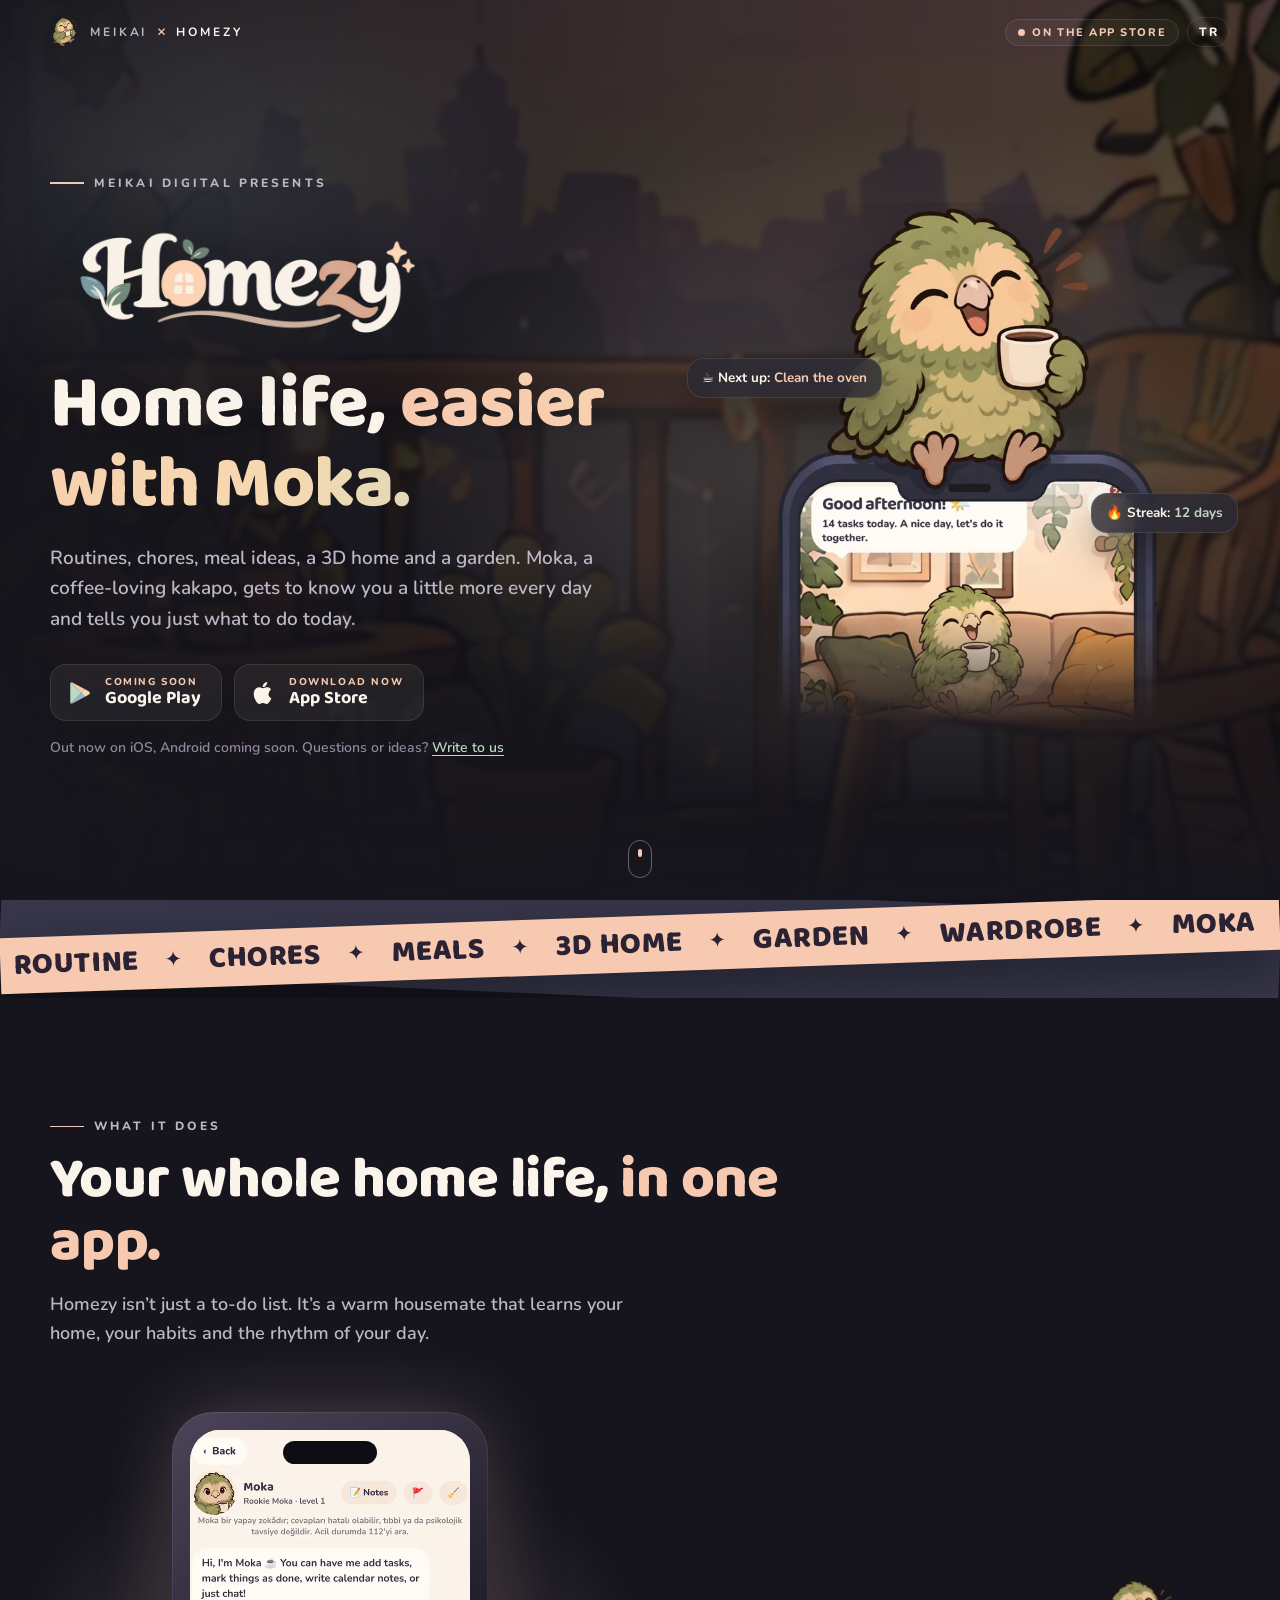
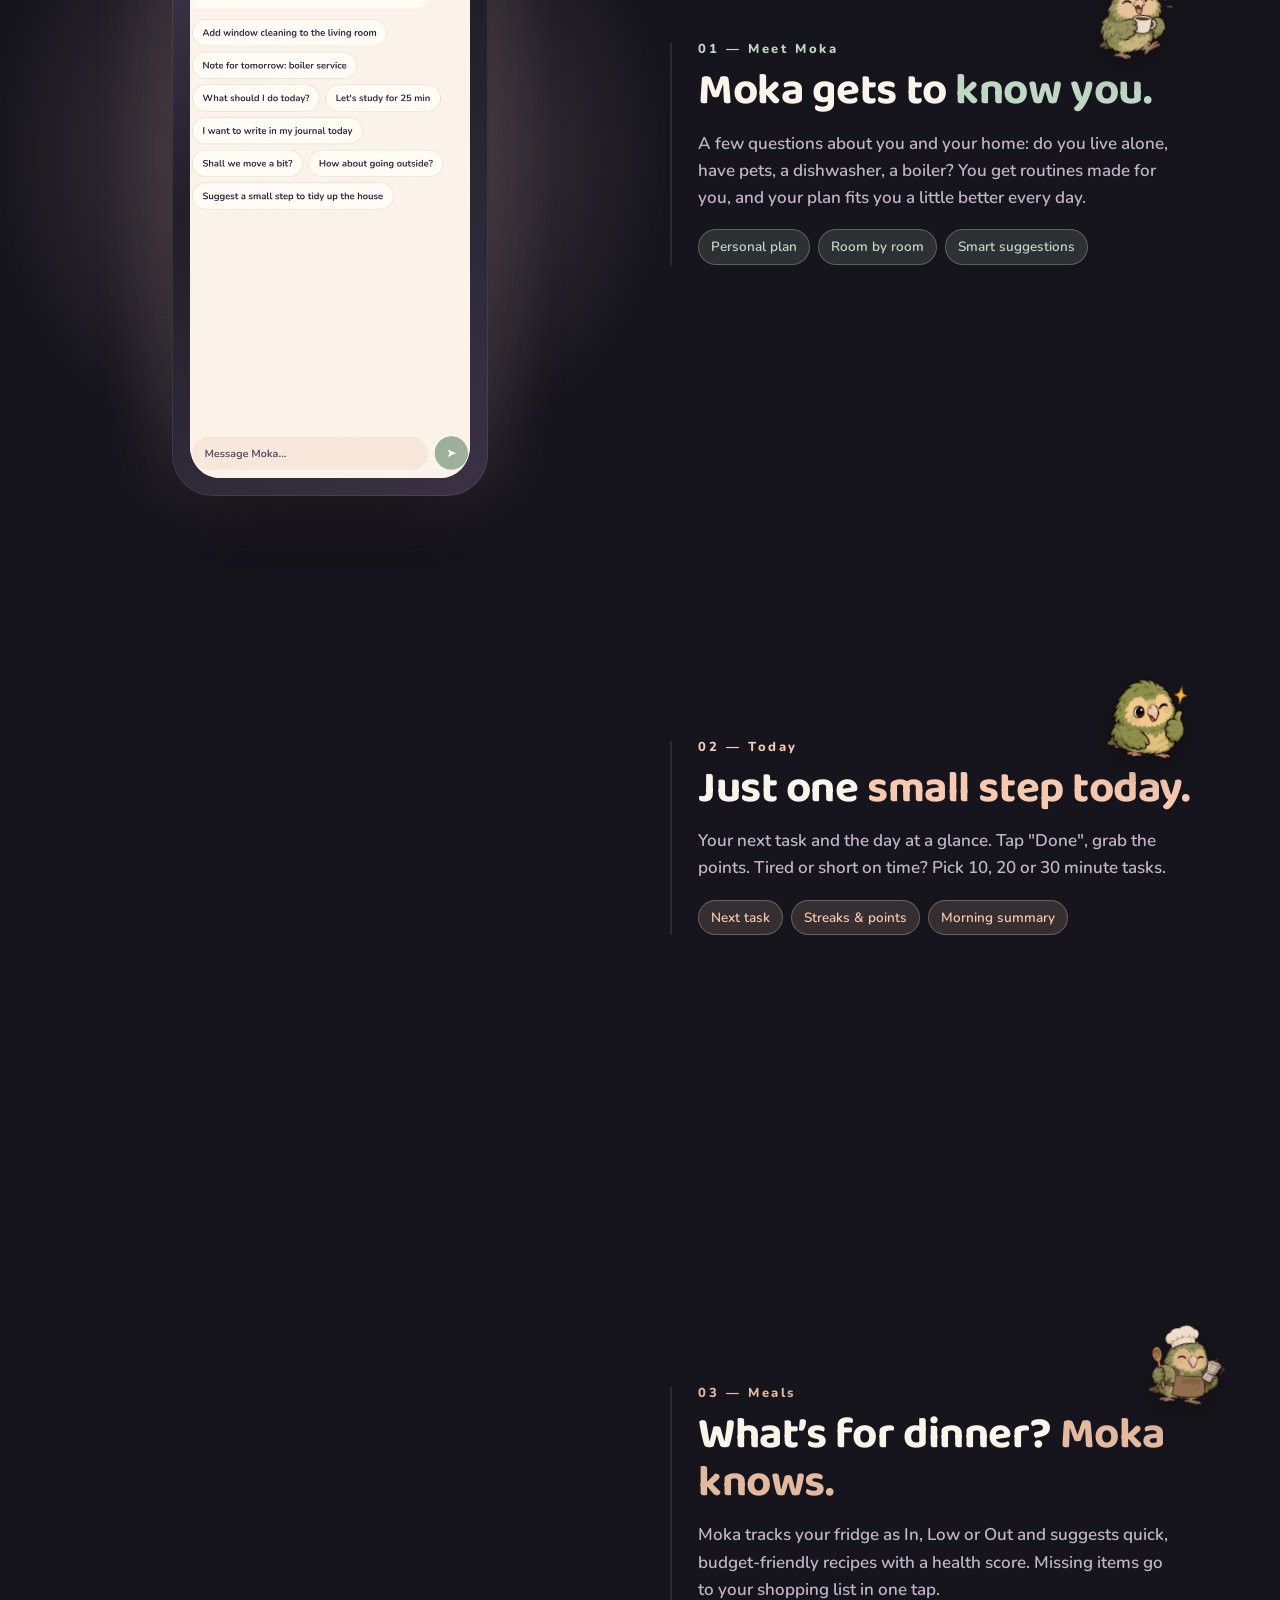
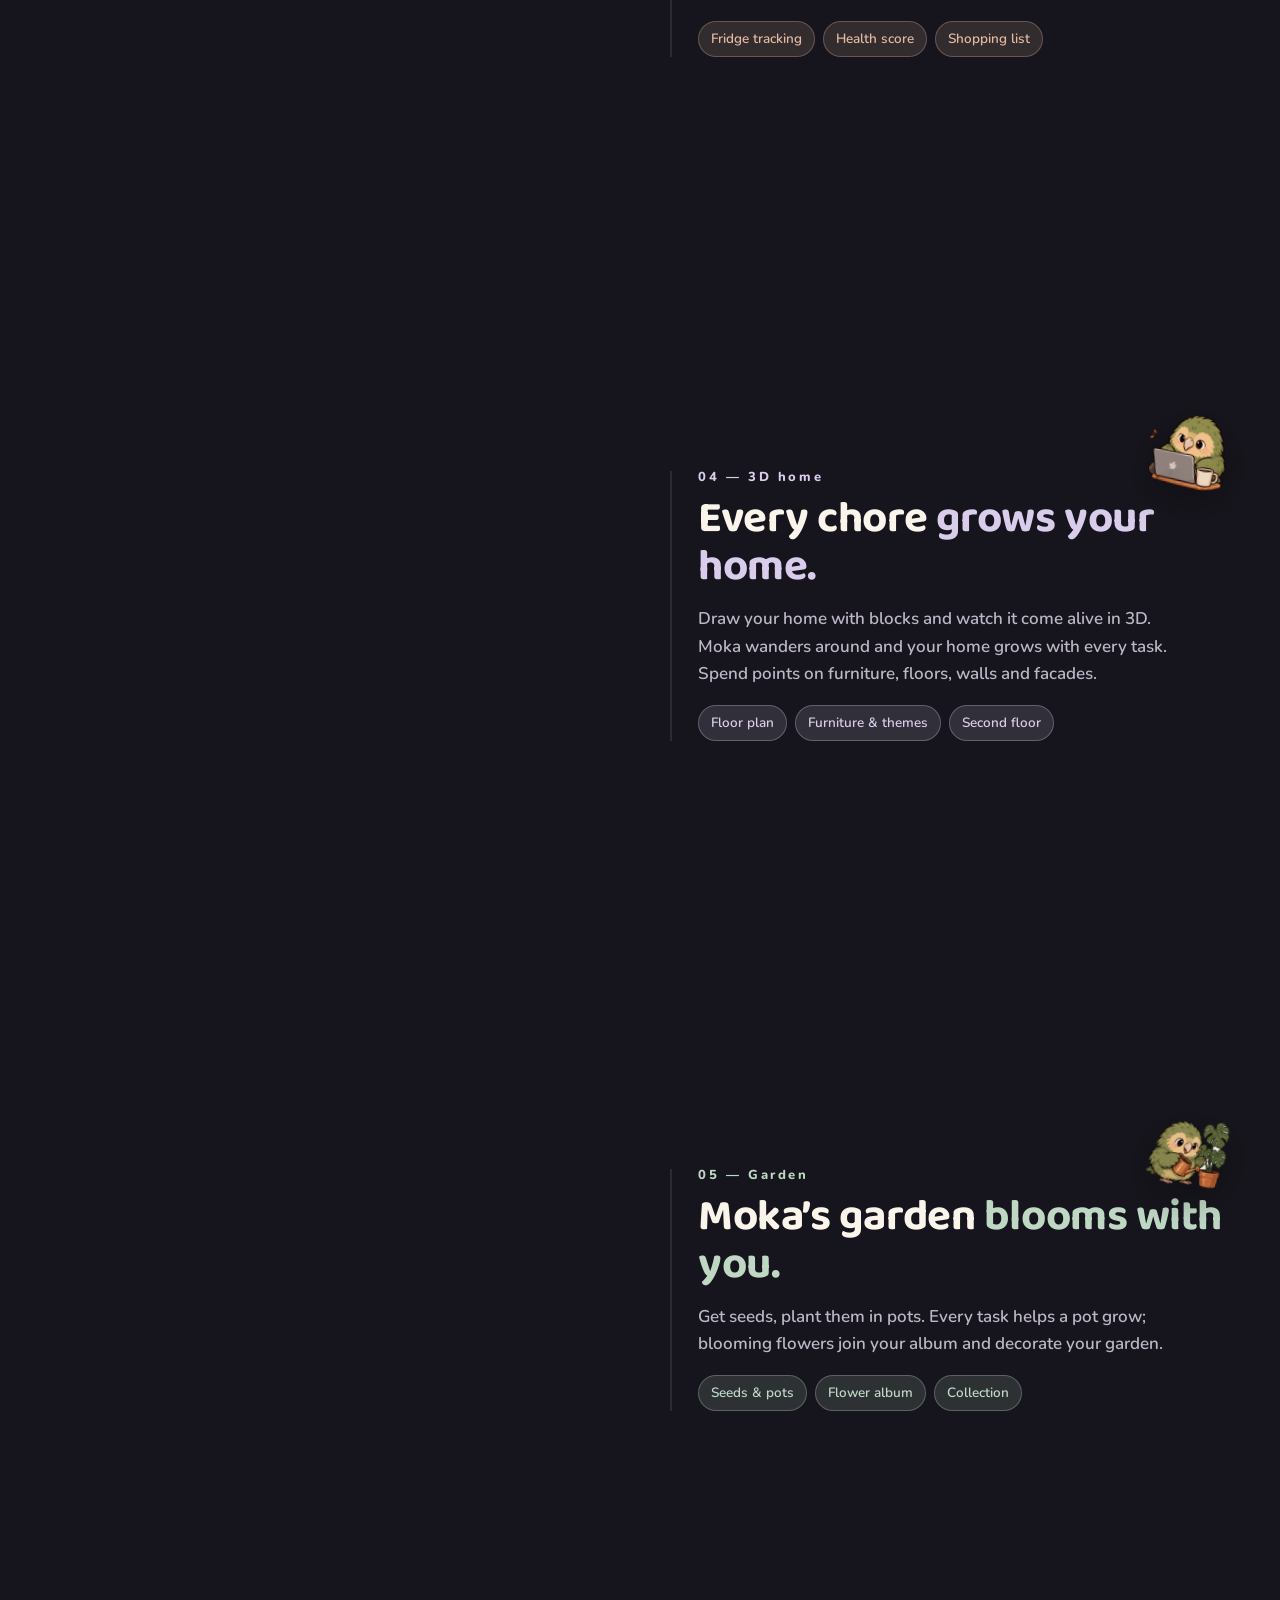
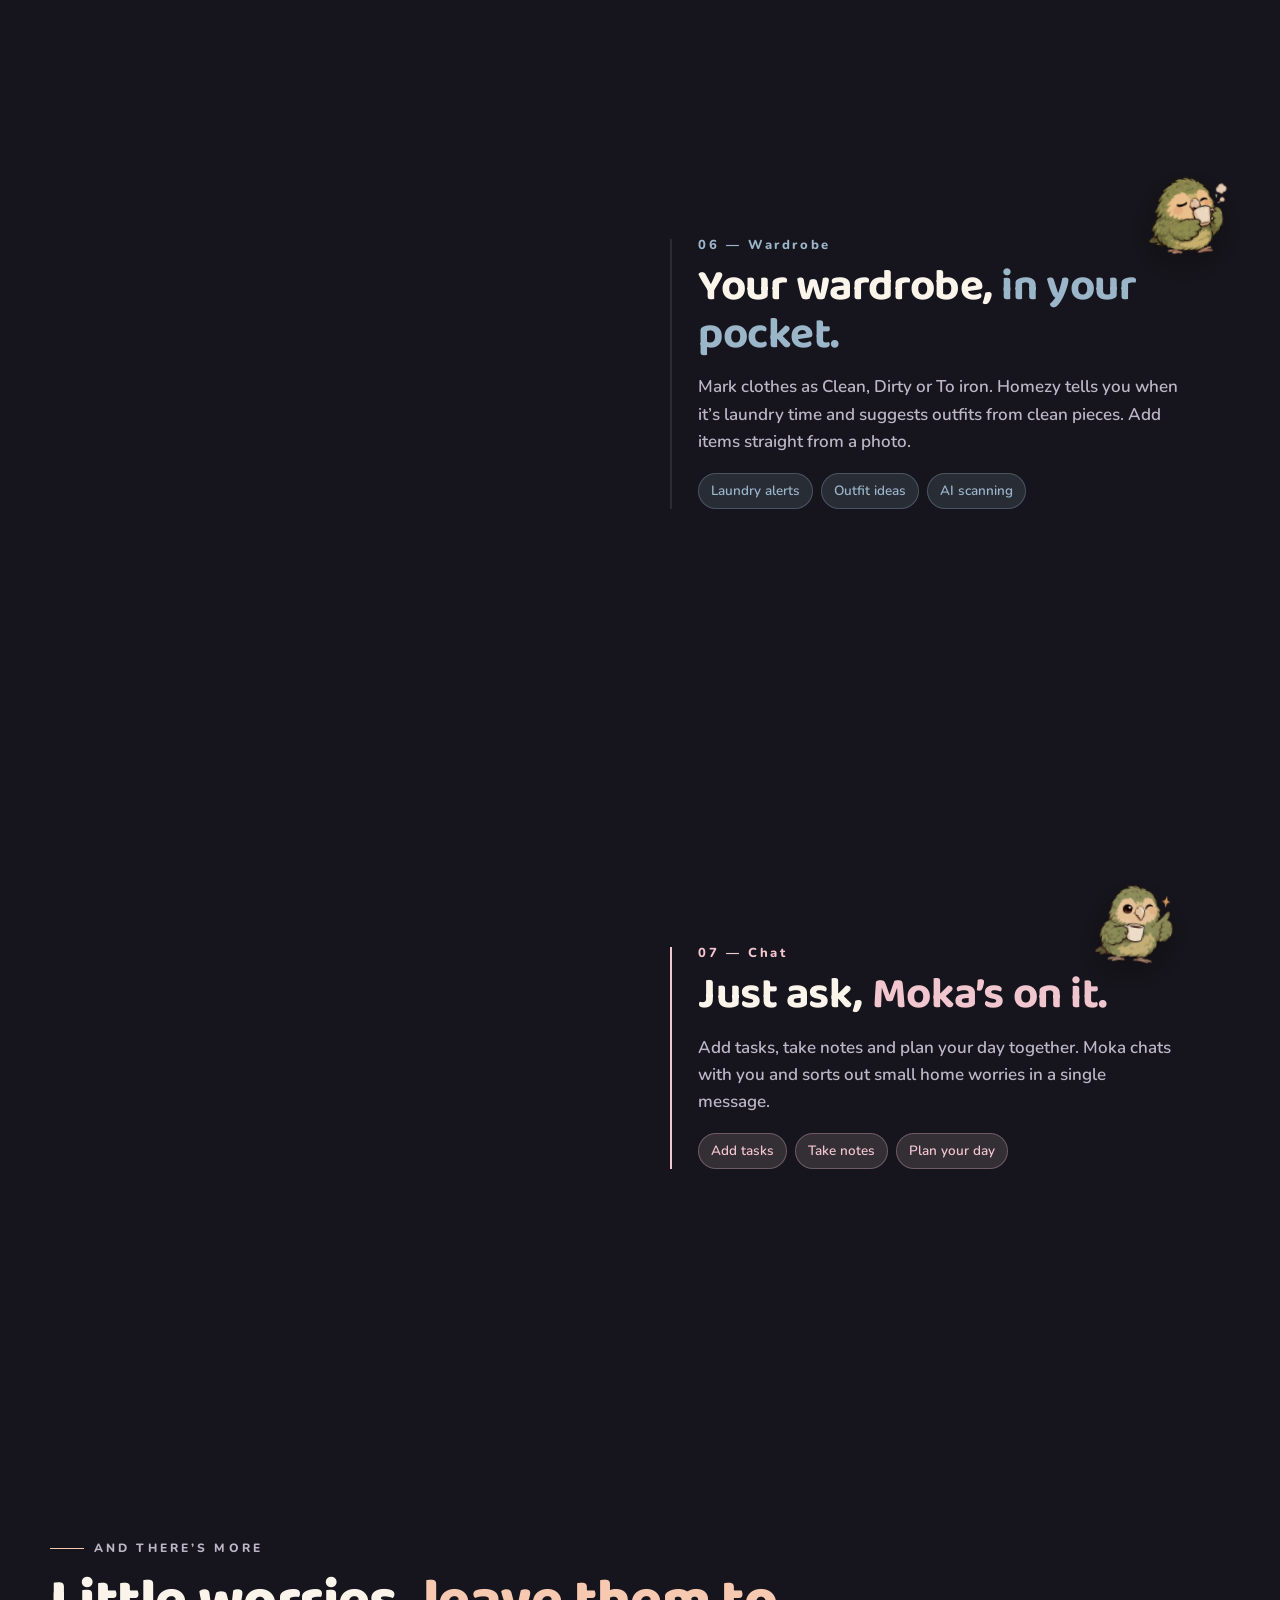
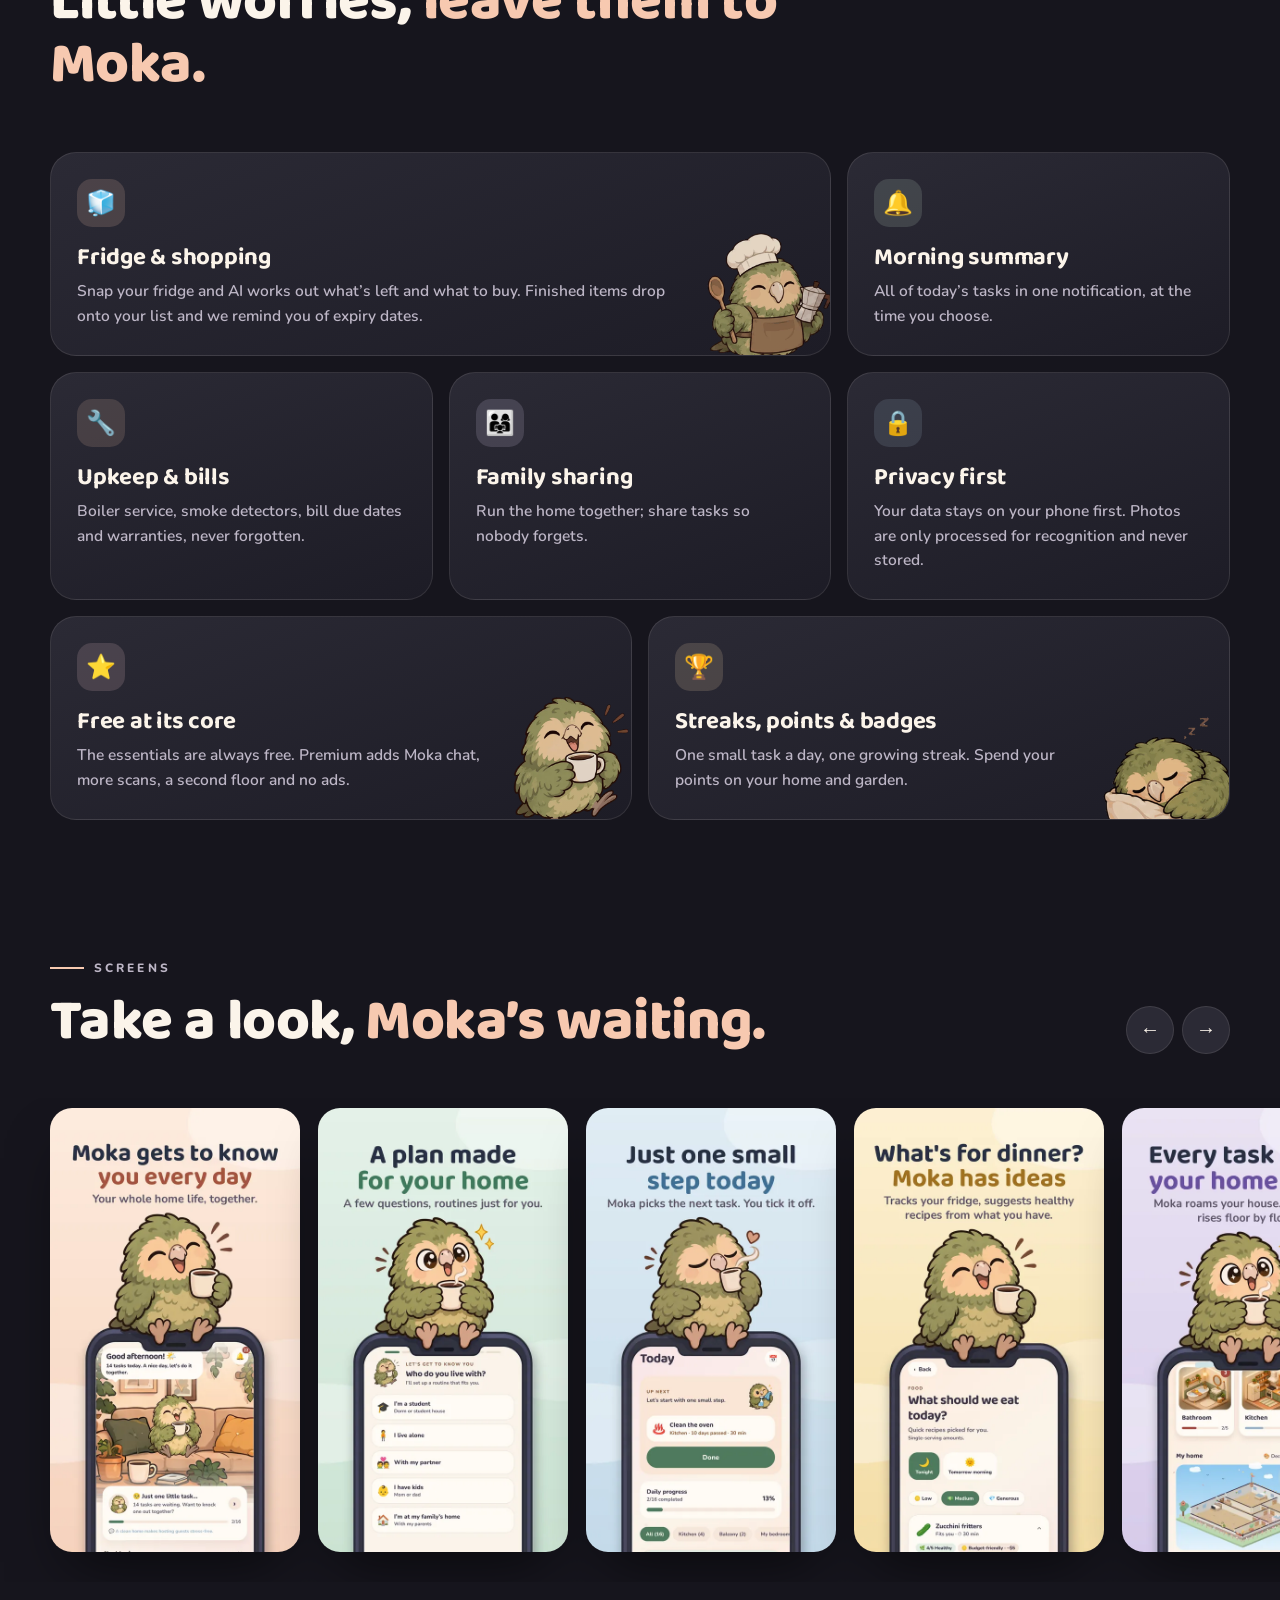
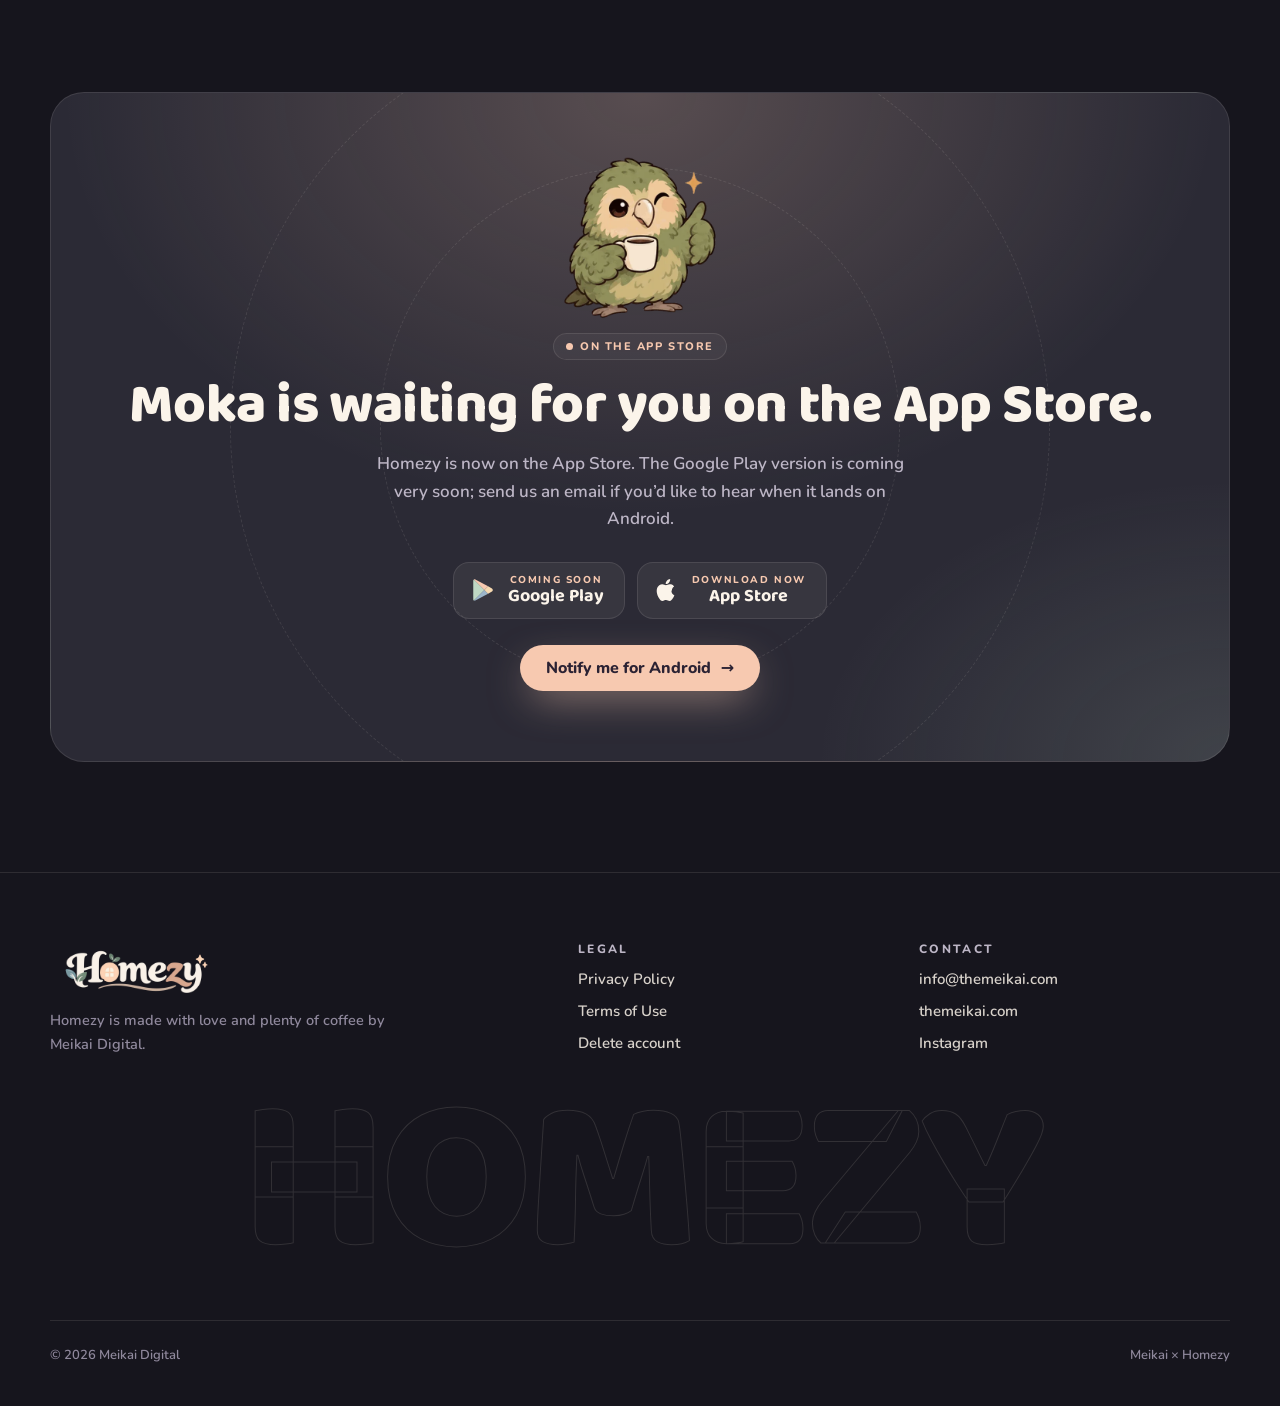
<file: homezy/index.html>
<!doctype html>
<html lang="tr">
<head>
<meta charset="utf-8">
<meta name="viewport" content="width=device-width, initial-scale=1, viewport-fit=cover">
<title>Homezy – Rutin ve Ev İşleri | Meikai</title>
<meta name="description" content="Homezy: kahve sever kakapo Moka seni tanır; rutinlerini, ev işlerini, yemeğini, 3B evini ve bahçeni tek uygulamada toplar. App Store’da yayında, Google Play’de çok yakında.">
<meta name="theme-color" content="#16151d">
<link rel="canonical" href="https://themeikai.com/homezy/">
<meta property="og:type" content="website">
<meta property="og:url" content="https://themeikai.com/homezy/">
<meta property="og:title" content="Homezy – Moka ile ev hayatı daha kolay">
<meta property="og:description" content="Rutinler, ev işleri, yemek önerileri, 3B ev ve bahçe. Hepsi tek yerde. Meikai x Homezy.">
<meta property="og:image" content="https://themeikai.com/homezy/img/og.jpg">
<meta property="og:image:width" content="1024">
<meta property="og:image:height" content="500">
<meta name="twitter:card" content="summary_large_image">
<link rel="icon" href="/homezy/img/moka-happy.webp" type="image/webp">
<link rel="preconnect" href="https://fonts.googleapis.com">
<link rel="preconnect" href="https://fonts.gstatic.com" crossorigin>
<link href="https://fonts.googleapis.com/css2?family=Baloo+2:wght@600;700;800&family=Nunito:wght@500;600;700;800&display=swap" rel="stylesheet">
<link rel="preload" as="image" href="/homezy/img/tr-moka-phone.webp">
<style>
:root {
  --bg: #16151d; --bg2: #1d1c26; --surface: #2b2a35; --card: #37364a; --line: rgb(251 244 234 / .1);
  --ink: #fbf4ea; --muted: #bdb6c6; --dim: #8f889c;
  --sage: #bfd8c4; --peach: #f7c9b0; --warm: #e3b9a0; --lav: #d9cdeb; --rose: #f2c6cf; --blue: #9bb5c9; --gold: #f6d9b0;
  --accent: var(--sage);
  --display: "Baloo 2", system-ui, sans-serif; --body: "Nunito", system-ui, sans-serif;
  --ease: cubic-bezier(.16, 1, .3, 1);
}
*, *::before, *::after { box-sizing: border-box; }
html { scroll-behavior: smooth; -webkit-text-size-adjust: 100%; }
body { margin: 0; background: var(--bg); color: var(--ink); font: 600 17px/1.6 var(--body); overflow-x: clip; -webkit-font-smoothing: antialiased; }
img { max-width: 100%; height: auto; display: block; }
a { color: inherit; }
h1, h2, h3 { font-family: var(--display); font-weight: 700; line-height: 1.08; margin: 0; letter-spacing: -.01em; }
p { margin: 0; }
.wrap { width: min(1180px, 100% - 32px); margin-inline: auto; }
.sr { position: absolute; width: 1px; height: 1px; overflow: hidden; clip: rect(0 0 0 0); white-space: nowrap; }
::selection { background: var(--peach); color: var(--bg); }

/* ---------- Üst bar ---------- */
.top { position: fixed; inset: 0 0 auto; z-index: 50; transition: background .4s, backdrop-filter .4s, border-color .4s; border-bottom: 1px solid transparent; }
.top.scrolled { background: rgb(22 21 29 / .72); backdrop-filter: blur(14px) saturate(1.3); -webkit-backdrop-filter: blur(14px) saturate(1.3); border-color: var(--line); }
.top .wrap { display: flex; align-items: center; justify-content: space-between; gap: 12px; height: 64px; }
.lockup { display: flex; align-items: center; gap: 10px; text-decoration: none; font: 700 12px/1 var(--body); letter-spacing: .24em; text-transform: uppercase; white-space: nowrap; }
.lockup img { width: 30px; height: 30px; border-radius: 8px; }
.lockup .x { color: var(--peach); font-size: 15px; letter-spacing: 0; transform: translateY(-1px); }
.lockup .mk { color: var(--muted); }
.top-r { display: flex; align-items: center; gap: 8px; }
.pill { display: inline-flex; align-items: center; gap: 7px; padding: 7px 12px; border-radius: 999px; border: 1px solid var(--line); background: rgb(255 255 255 / .04); font: 800 11px/1 var(--body); letter-spacing: .14em; text-transform: uppercase; color: var(--peach); white-space: nowrap; }
.pill i { width: 7px; height: 7px; border-radius: 50%; background: var(--peach); box-shadow: 0 0 0 0 rgb(247 201 176 / .7); animation: ping 2s infinite; }
@keyframes ping { 70% { box-shadow: 0 0 0 9px rgb(247 201 176 / 0); } 100% { box-shadow: 0 0 0 0 rgb(247 201 176 / 0); } }
.lang { appearance: none; border: 1px solid var(--line); background: transparent; color: var(--ink); font: 800 12px/1 var(--body); letter-spacing: .12em; padding: 8px 11px; border-radius: 999px; cursor: pointer; transition: background .2s, color .2s; }
.lang:hover { background: var(--ink); color: var(--bg); }

/* ---------- Hero ---------- */
.hero { position: relative; min-height: 100svh; display: grid; align-items: center; padding: 96px 0 72px; overflow: hidden; isolation: isolate; }
.hero-bg { position: absolute; inset: -6% -2%; z-index: -3; background: url(/homezy/img/bg-balkon.webp) center 60% / cover; filter: saturate(.9) brightness(.42) blur(2px); transform: translate3d(0, var(--py, 0), 0) scale(1.05); }
.hero::before { content: ""; position: absolute; inset: 0; z-index: -2; background:
  radial-gradient(60% 55% at 72% 52%, rgb(247 201 176 / .22), transparent 70%),
  radial-gradient(40% 40% at 15% 20%, rgb(155 181 201 / .14), transparent 70%),
  linear-gradient(90deg, rgb(22 21 29 / .95) 0%, rgb(22 21 29 / .55) 55%, rgb(22 21 29 / .3) 100%),
  linear-gradient(180deg, transparent 60%, var(--bg) 100%); }
.stars { position: absolute; inset: 0; z-index: -1; pointer-events: none; }
.stars span { position: absolute; width: 3px; height: 3px; border-radius: 50%; background: var(--gold); box-shadow: 0 0 10px 2px rgb(246 217 176 / .7); opacity: 0; animation: firefly var(--d, 9s) var(--dl, 0s) ease-in-out infinite; }
@keyframes firefly { 0%, 100% { opacity: 0; transform: translate(0, 0); } 30% { opacity: .9; } 50% { transform: translate(var(--dx, 20px), var(--dy, -30px)); opacity: .5; } 70% { opacity: .95; } }
.hero-grid { display: grid; gap: 40px; align-items: center; }
.eyebrow { display: inline-flex; align-items: center; gap: 10px; font: 800 12px/1 var(--body); letter-spacing: .26em; text-transform: uppercase; color: var(--muted); }
.eyebrow::before { content: ""; width: 34px; height: 1.5px; background: var(--peach); }
.hero-logo { width: min(400px, 78vw); margin: 22px 0 18px -6px; filter: drop-shadow(0 10px 40px rgb(0 0 0 / .45)); }
.hero h1 { font-size: clamp(38px, 6.2vw, 74px); font-weight: 800; }
.hero h1 em { font-style: normal; background: linear-gradient(100deg, var(--peach), var(--gold) 35%, var(--sage) 65%, var(--peach)); background-size: 220% 100%; -webkit-background-clip: text; background-clip: text; color: transparent; animation: shimmer 7s linear infinite; }
@keyframes shimmer { to { background-position: -220% 0; } }
.hero .lead { margin-top: 18px; max-width: 34rem; font-size: clamp(16px, 1.6vw, 19px); color: var(--muted); }
.stores { display: flex; flex-wrap: wrap; gap: 12px; margin-top: 30px; }
.store { position: relative; display: inline-flex; align-items: center; gap: 12px; padding: 11px 20px 11px 16px; border-radius: 16px; background: rgb(251 244 234 / .06); border: 1px solid var(--line); color: var(--ink); text-decoration: none; cursor: default; overflow: hidden; transition: border-color .3s, transform .3s var(--ease); }
a.store { cursor: pointer; }
.store:hover { border-color: rgb(247 201 176 / .45); transform: translateY(-2px); }
.store svg { width: 26px; height: 26px; flex: none; }
.store small { display: block; font: 800 10px/1.2 var(--body); letter-spacing: .16em; text-transform: uppercase; color: var(--peach); }
.store b { display: block; font: 700 18px/1.15 var(--display); }
.store::after { content: ""; position: absolute; inset: 0; background: linear-gradient(110deg, transparent 30%, rgb(255 255 255 / .09) 50%, transparent 70%); transform: translateX(-100%); animation: sweep 4.5s 1.5s ease-in-out infinite; }
@keyframes sweep { 40%, 100% { transform: translateX(100%); } }
.platforms { margin-top: 16px; font-size: 14px; color: var(--dim); }
.platforms a { color: var(--sage); text-underline-offset: 3px; }

.hero-art { position: relative; justify-self: center; width: min(520px, 92vw); perspective: 1200px; }
.hero-art .glow { position: absolute; inset: 12% 8% 0; border-radius: 50%; background: radial-gradient(closest-side, rgb(247 201 176 / .45), rgb(191 216 196 / .12) 60%, transparent); filter: blur(30px); animation: breathe 6s ease-in-out infinite; }
@keyframes breathe { 50% { transform: scale(1.08); opacity: .8; } }
.phone-3d { position: relative; transform-style: preserve-3d; transform: rotateX(var(--rx, 0deg)) rotateY(var(--ry, 0deg)); transition: transform .5s var(--ease); }
.phone-3d img { width: 100%; animation: bob 5s ease-in-out infinite; filter: drop-shadow(0 40px 60px rgb(0 0 0 / .55)); -webkit-mask-image: linear-gradient(180deg, #000 78%, transparent 100%); mask-image: linear-gradient(180deg, #000 78%, transparent 100%); }
@keyframes bob { 50% { transform: translateY(-14px); } }
.bubble { position: absolute; z-index: 2; padding: 10px 14px; border-radius: 16px; background: rgb(43 42 53 / .82); border: 1px solid var(--line); backdrop-filter: blur(10px); -webkit-backdrop-filter: blur(10px); font: 700 13.5px/1.35 var(--body); box-shadow: 0 18px 40px rgb(0 0 0 / .35); animation: bob 6s ease-in-out infinite; white-space: nowrap; }
.bubble b { color: var(--peach); }
.bubble.b1 { left: -4%; top: 30%; animation-delay: -2s; }
.bubble.b2 { right: -2%; top: 56%; animation-delay: -4s; }
.bubble.b2 b { color: var(--sage); }
.scroll-cue { position: absolute; left: 50%; bottom: 22px; width: 24px; height: 38px; margin-left: -12px; border: 1.5px solid rgb(251 244 234 / .35); border-radius: 14px; }
.scroll-cue::after { content: ""; position: absolute; left: 50%; top: 8px; width: 4px; height: 8px; margin-left: -2px; border-radius: 2px; background: var(--peach); animation: cue 1.8s ease-in-out infinite; }
@keyframes cue { 60% { transform: translateY(12px); opacity: 0; } 100% { opacity: 0; } }

/* ---------- Kayan şerit ---------- */
.band { position: relative; z-index: 2; margin: -10px 0 0; transform: rotate(-2deg); background: var(--peach); color: #2b2233; overflow: hidden; box-shadow: 0 20px 50px rgb(0 0 0 / .4); }
.band.back { position: absolute; inset: 0; transform: rotate(2.5deg); background: var(--card); z-index: -1; box-shadow: none; }
.band-wrap { position: relative; padding: 26px 0; isolation: isolate; overflow: hidden; }
.band-track { display: flex; width: max-content; animation: marquee 32s linear infinite; }
.band-track span { display: flex; align-items: center; gap: 26px; padding: 13px 13px; font: 800 clamp(20px, 2.6vw, 30px)/1 var(--display); text-transform: uppercase; letter-spacing: .02em; white-space: nowrap; }
.band-track span::after { content: "✦"; font-size: .7em; }
@keyframes marquee { to { transform: translateX(-50%); } }

/* ---------- Bölüm başlıkları ---------- */
section { position: relative; }
.sec { padding: 110px 0; }
.sec-head { max-width: 760px; }
.sec-head h2 { margin-top: 14px; font-size: clamp(34px, 5vw, 58px); font-weight: 800; }
.sec-head h2 span { color: var(--peach); }
.sec-head p { margin-top: 16px; color: var(--muted); font-size: 18px; max-width: 36rem; }

/* ---------- Özellik vitrini (yapışkan telefon) ---------- */
.show { display: grid; gap: 0; margin-top: 64px; }
.show-phone { display: none; }
.feat { padding: 28px 0 64px; }
.feat-in { position: relative; padding-left: 26px; border-left: 2px solid var(--line); transition: border-color .5s; }
.feat.on .feat-in { border-color: var(--c); }
.feat-n { font: 800 13px/1 var(--body); letter-spacing: .2em; color: var(--c); }
.feat h3 { margin-top: 12px; font-size: clamp(28px, 3.6vw, 44px); }
.feat h3 span { color: var(--c); }
.feat p { margin-top: 14px; color: var(--muted); max-width: 30rem; }
.feat ul { list-style: none; padding: 0; margin: 18px 0 0; display: flex; flex-wrap: wrap; gap: 8px; }
.feat li { padding: 6px 12px; border-radius: 999px; font-size: 13.5px; background: color-mix(in srgb, var(--c) 14%, transparent); color: var(--c); border: 1px solid color-mix(in srgb, var(--c) 30%, transparent); }
.feat .sticker { position: absolute; right: 0; top: -64px; width: 84px; opacity: .95; transform: rotate(8deg); filter: drop-shadow(0 10px 20px rgb(0 0 0 / .4)); }
.feat-shot { margin: 30px auto 0; width: min(290px, 78vw); }
.device { position: relative; aspect-ratio: 1290 / 2796; border-radius: 13% / 6%; padding: 3.2%; background: linear-gradient(145deg, #4c4459, #211f2b 45%, #3b3345); box-shadow: 0 0 0 1px rgb(255 255 255 / .08) inset, 0 40px 80px -20px rgb(0 0 0 / .7), 0 0 80px -10px color-mix(in srgb, var(--c, var(--peach)) 35%, transparent); }
.device::before { content: ""; position: absolute; z-index: 3; top: 4.2%; left: 50%; width: 30%; height: 3.4%; margin-left: -15%; border-radius: 99px; background: #0d0c12; }
.screen { position: relative; height: 100%; border-radius: 10.5% / 4.9%; overflow: hidden; background: #fbf4ea; }
.screen img { position: absolute; inset: 0; width: 100%; height: 100%; object-fit: cover; object-position: top; }

/* ---------- Bento ---------- */
.bento { display: grid; gap: 16px; margin-top: 56px; }
.tile { position: relative; overflow: hidden; padding: 26px; border-radius: 26px; background: linear-gradient(160deg, var(--surface), var(--bg2)); border: 1px solid var(--line); isolation: isolate; transition: transform .5s var(--ease), border-color .3s; }
.tile::before { content: ""; position: absolute; inset: 0; z-index: -1; background: radial-gradient(380px circle at var(--mx, 50%) var(--my, 0%), color-mix(in srgb, var(--c) 22%, transparent), transparent 60%); opacity: 0; transition: opacity .4s; }
.tile:hover { transform: translateY(-4px); border-color: color-mix(in srgb, var(--c) 40%, transparent); }
.tile:hover::before { opacity: 1; }
.tile .ic { display: grid; place-items: center; width: 48px; height: 48px; border-radius: 15px; background: color-mix(in srgb, var(--c) 16%, transparent); font-size: 24px; }
.tile h3 { margin-top: 18px; font-size: 24px; }
.tile p { margin-top: 8px; color: var(--muted); font-size: 15.5px; }
.tile .moka { position: absolute; right: -10px; bottom: -14px; width: 140px; z-index: -1; opacity: .9; transition: transform .6s var(--ease); }
.tile:hover .moka { transform: translateY(-8px) rotate(-4deg); }
.tile.big, .tile.half { padding-right: 140px; }

/* ---------- Galeri ---------- */
.gal-head { display: flex; align-items: flex-end; justify-content: space-between; gap: 20px; }
.gal-nav { display: flex; gap: 8px; flex: none; }
.gal-nav button { width: 48px; height: 48px; border-radius: 50%; border: 1px solid var(--line); background: var(--surface); color: var(--ink); font-size: 20px; cursor: pointer; transition: background .2s, color .2s, transform .2s; }
.gal-nav button:hover { background: var(--peach); color: var(--bg); transform: scale(1.06); }
.gallery { display: flex; gap: 18px; margin-top: 44px; padding: 10px max(16px, (100vw - 1180px) / 2) 30px; overflow-x: auto; scroll-snap-type: x mandatory; scrollbar-width: none; cursor: grab; }
.gallery::-webkit-scrollbar { display: none; }
.gallery.drag { cursor: grabbing; scroll-snap-type: none; }
.gallery figure { flex: 0 0 min(250px, 64vw); margin: 0; scroll-snap-align: center; border-radius: 22px; overflow: hidden; box-shadow: 0 30px 60px -20px rgb(0 0 0 / .6); transition: transform .5s var(--ease); }
.gallery figure:hover { transform: translateY(-8px) rotate(-1deg); }
.gallery img { width: 100%; aspect-ratio: 9 / 16; object-fit: cover; pointer-events: none; user-select: none; }

/* ---------- Beta CTA ---------- */
.beta { position: relative; overflow: hidden; border-radius: 34px; padding: 56px 28px; text-align: center; background:
  radial-gradient(70% 90% at 50% 0%, rgb(247 201 176 / .22), transparent 70%),
  radial-gradient(50% 60% at 100% 100%, rgb(191 216 196 / .14), transparent 70%), var(--surface); border: 1px solid var(--line); isolation: isolate; }
.beta .moka-wink { width: 170px; margin: -10px auto 8px; animation: bob 5s ease-in-out infinite; }
.beta h2 { font-size: clamp(32px, 5vw, 56px); font-weight: 800; }
.beta p { margin: 14px auto 0; max-width: 34rem; color: var(--muted); }
.beta .stores { justify-content: center; }
.btn { display: inline-flex; align-items: center; gap: 10px; margin-top: 26px; padding: 15px 26px; border-radius: 999px; background: var(--peach); color: #2b2233; font: 800 16px/1 var(--body); text-decoration: none; box-shadow: 0 14px 40px -10px rgb(247 201 176 / .6); transition: transform .3s var(--ease), box-shadow .3s; }
.btn:hover { transform: translateY(-3px) scale(1.02); box-shadow: 0 20px 50px -10px rgb(247 201 176 / .8); }
.beta .ring { position: absolute; z-index: -1; border: 1px dashed rgb(251 244 234 / .1); border-radius: 50%; left: 50%; top: 50%; translate: -50% -50%; animation: spin 60s linear infinite; }
@keyframes spin { to { rotate: 360deg; } }

/* ---------- Alt bilgi ---------- */
footer { padding: 70px 0 40px; border-top: 1px solid var(--line); margin-top: 110px; }
.foot { display: grid; gap: 30px; }
.foot-logo { width: 170px; }
.foot p { color: var(--dim); font-size: 14.5px; margin-top: 10px; max-width: 22rem; }
.foot h4 { margin: 0 0 12px; font: 800 12px/1 var(--body); letter-spacing: .2em; text-transform: uppercase; color: var(--muted); }
.foot ul { list-style: none; margin: 0; padding: 0; display: grid; gap: 8px; font-size: 15px; }
.foot a { text-decoration: none; color: var(--ink); opacity: .85; transition: color .2s, opacity .2s; }
.foot a:hover { color: var(--peach); opacity: 1; }
.legal { display: flex; flex-wrap: wrap; justify-content: space-between; gap: 12px; margin-top: 50px; padding-top: 24px; border-top: 1px solid var(--line); font-size: 13px; color: var(--dim); }
.meikai-word { margin-top: 40px; font: 800 clamp(64px, 17vw, 230px)/.8 var(--display); letter-spacing: -.03em; color: transparent; -webkit-text-stroke: 1px rgb(251 244 234 / .12); text-align: center; user-select: none; white-space: nowrap; overflow: hidden; }

/* ---------- Görünme animasyonları ---------- */
.js .rv { opacity: 0; transform: translateY(34px); transition: opacity 1s var(--ease), transform 1s var(--ease); transition-delay: var(--dl, 0s); }
.js .rv.in { opacity: 1; transform: none; }
.js .hero .rv { transition-duration: 1.2s; }

@media (min-width: 720px) {
  .bento { grid-template-columns: repeat(6, 1fr); }
  .tile { grid-column: span 2; }
  .tile.big { grid-column: span 4; }
  .tile.half { grid-column: span 3; }
  .foot { grid-template-columns: 1.6fr 1fr 1fr; }
  .beta { padding: 70px 40px; }
}
@media (min-width: 980px) {
  .hero-grid { grid-template-columns: 1.08fr .92fr; }
  .show { grid-template-columns: 1fr 1fr; gap: 60px; }
  .show-phone { display: block; position: sticky; top: 12vh; height: 76vh; align-self: start; }
  .show-phone .device { height: 100%; width: auto; margin-inline: auto; transition: box-shadow .8s; }
  .show-phone .screen img { opacity: 0; transform: scale(1.04); transition: opacity .7s var(--ease), transform .9s var(--ease); }
  .show-phone .screen img.on { opacity: 1; transform: none; }
  .show-phone .orbit { position: absolute; left: 50%; top: 50%; width: 120%; aspect-ratio: 1; translate: -50% -50%; border-radius: 50%; z-index: -1; background: radial-gradient(closest-side, color-mix(in srgb, var(--c) 30%, transparent), transparent); transition: background .8s; filter: blur(20px); }
  .feat { min-height: 76vh; display: flex; align-items: center; padding: 0; }
  .feat-in { opacity: .35; transition: opacity .6s, border-color .5s; }
  .feat.on .feat-in { opacity: 1; }
  .feat-shot { display: none; }
}
@media (max-width: 560px) {
  .lockup .mk, .lockup .x { display: none; }
  .bubble { font-size: 12px; padding: 8px 11px; }
  .bubble.b1 { left: 0; }
  .bubble.b2 { right: 0; }
  .tile.big, .tile.half { padding-right: 26px; padding-bottom: 120px; }
  .feat-shot { width: min(250px, 66vw); }
  .gal-nav { display: none; }
}
@media (prefers-reduced-motion: reduce) {
  *, *::before, *::after { animation: none !important; transition: none !important; }
  .js .rv { opacity: 1; transform: none; }
  html { scroll-behavior: auto; }
}
</style>
</head>
<body>
<script>document.documentElement.classList.add('js');</script>

<header class="top" id="top">
  <div class="wrap">
    <a class="lockup" href="/" aria-label="Meikai ana sayfa">
      <img src="/homezy/img/moka-happy.webp" alt="" width="30" height="30">
      <span class="mk" lang="en">Meikai</span><span class="x">×</span><span lang="en">Homezy</span>
    </a>
    <div class="top-r">
      <span class="pill"><i></i><span data-t="beta">App Store’da</span></span>
      <button class="lang" id="lang" type="button" aria-label="Switch to English">EN</button>
    </div>
  </div>
</header>

<main>
  <!-- HERO -->
  <section class="hero">
    <div class="hero-bg" aria-hidden="true"></div>
    <div class="stars" id="stars" aria-hidden="true"></div>
    <div class="wrap hero-grid">
      <div>
        <div class="eyebrow rv" data-t="heroEye">Meikai Digital sunar</div>
        <img class="hero-logo rv" style="--dl:.08s" src="/homezy/img/logo.webp" alt="Homezy" width="900" height="300">
        <h1 class="rv" style="--dl:.16s" data-t="heroH">Ev hayatın, Moka ile <em>daha kolay.</em></h1>
        <p class="lead rv" style="--dl:.24s" data-t="heroP">Rutinler, ev işleri, yemek önerileri, 3B ev ve bahçe. Kahve sever kakapo Moka seni her gün biraz daha tanır ve sana sadece bugün ne yapman gerektiğini söyler.</p>
        <div class="stores rv" style="--dl:.32s">
          <a class="store" href="https://play.google.com/store/apps/details?id=com.meikai.homezy" target="_blank" rel="noopener" aria-label="Homezy'yi Google Play'de aç">
            <svg viewBox="0 0 24 24" aria-hidden="true"><path fill="#bfd8c4" d="M3.6 2.2 13.3 12l-9.7 9.8c-.3-.2-.6-.6-.6-1.1V3.3c0-.5.3-.9.6-1.1Z"/><path fill="#f7c9b0" d="m16.7 8.6-3.4 3.4-9.7-9.8c.4-.2.9-.2 1.3 0l11.8 6.4Z"/><path fill="#9bb5c9" d="m16.7 15.4-11.8 6.4c-.4.2-.9.2-1.3 0l9.7-9.8 3.4 3.4Z"/><path fill="#f6d9b0" d="m20.3 10.6-3.6-2-3.4 3.4 3.4 3.4 3.6-2c1-.6 1-2.2 0-2.8Z"/></svg>
            <span><small data-t="soon">Yakında</small><b>Google Play</b></span>
          </a>
          <a class="store" href="https://apps.apple.com/tr/app/homezy-g%C3%BCnl%C3%BCk-rutin-ve-i-%C5%9Fler/id6830728019?l=tr" target="_blank" rel="noopener" aria-label="Homezy'yi App Store'dan indir">
            <svg viewBox="0 0 24 24" aria-hidden="true"><path fill="#fbf4ea" d="M16.4 12.6c0-2.6 2.1-3.8 2.2-3.9-1.2-1.8-3.1-2-3.7-2-1.6-.2-3.1.9-3.9.9-.8 0-2-.9-3.4-.9-1.7 0-3.3 1-4.2 2.6-1.8 3.1-.5 7.7 1.3 10.2.8 1.2 1.8 2.6 3.1 2.6 1.3-.1 1.7-.8 3.3-.8 1.5 0 1.9.8 3.3.8 1.4 0 2.2-1.3 3-2.5 1-1.4 1.4-2.8 1.4-2.8s-2.7-1.1-2.7-4.2ZM13.9 5c.7-.9 1.2-2 1-3.2-1 0-2.3.7-3 1.6-.7.8-1.2 2-1.1 3.1 1.2.1 2.3-.6 3.1-1.5Z"/></svg>
            <span><small data-t="iosS">Hemen indir</small><b>App Store</b></span>
          </a>
        </div>
        <p class="platforms rv" style="--dl:.4s"><span data-t="plat">iOS’ta yayında, Android çok yakında. Sorun ya da önerin mi var?</span> <a href="mailto:info@themeikai.com?subject=Homezy" data-t="platA">Bize yaz</a></p>
      </div>
      <div class="hero-art rv" style="--dl:.2s">
        <div class="glow" aria-hidden="true"></div>
        <div class="phone-3d" id="tilt">
          <img data-lang-src="moka-phone" src="/homezy/img/tr-moka-phone.webp" alt="Homezy ana ekranı ve Moka" width="760" height="760" data-t-alt="heroAlt">
        </div>
        <div class="bubble b1" aria-hidden="true">☕ <span data-t="b1">Sıradaki iş:</span> <b data-t="b1b">Fırın temizliği</b></div>
        <div class="bubble b2" aria-hidden="true">🔥 <span data-t="b2">Seri:</span> <b data-t="b2b">12 gün</b></div>
      </div>
    </div>
    <div class="scroll-cue" aria-hidden="true"></div>
  </section>

  <!-- ŞERİT -->
  <div class="band-wrap" aria-hidden="true">
    <div class="band back"></div>
    <div class="band"><div class="band-track" id="band"></div></div>
  </div>

  <!-- ÖZELLİKLER -->
  <section class="sec" id="ozellikler">
    <div class="wrap">
      <div class="sec-head rv">
        <div class="eyebrow" data-t="fEye">Neler yapabilir</div>
        <h2 data-t="fH">Bütün ev hayatın, <span>tek uygulamada.</span></h2>
        <p data-t="fP">Homezy bir yapılacaklar listesi değil. Evini, alışkanlıklarını ve günün ritmini öğrenen sıcak bir ev arkadaşı.</p>
      </div>

      <div class="show" id="show">
        <div class="show-phone" aria-hidden="true">
          <div class="orbit"></div>
          <div class="device"><div class="screen" id="screens"></div></div>
        </div>
        <div id="feats"></div>
      </div>
    </div>
  </section>

  <!-- BENTO -->
  <section class="sec" style="padding-top:20px">
    <div class="wrap">
      <div class="sec-head rv">
        <div class="eyebrow" data-t="bEye">Dahası da var</div>
        <h2 data-t="bH">Küçük dertler, <span>Moka'ya emanet.</span></h2>
      </div>
      <div class="bento" id="bento"></div>
    </div>
  </section>

  <!-- GALERİ -->
  <section class="sec" style="padding-top:20px">
    <div class="wrap gal-head">
      <div class="sec-head rv">
        <div class="eyebrow" data-t="gEye">Ekranlar</div>
        <h2 data-t="gH">Bir göz at, <span>Moka bekliyor.</span></h2>
      </div>
      <div class="gal-nav">
        <button type="button" id="gPrev" aria-label="Önceki">←</button>
        <button type="button" id="gNext" aria-label="Sonraki">→</button>
      </div>
    </div>
    <div class="gallery" id="gallery"></div>
  </section>

  <!-- BETA -->
  <section class="wrap" id="beta">
    <div class="beta rv">
      <div class="ring" style="width:520px;height:520px" aria-hidden="true"></div>
      <div class="ring" style="width:820px;height:820px;animation-direction:reverse" aria-hidden="true"></div>
      <img class="moka-wink" src="/homezy/img/moka-wink.webp" alt="" width="440" height="440" loading="lazy">
      <div class="pill" style="margin-bottom:16px"><i></i><span data-t="beta">App Store’da</span></div>
      <h2 data-t="ctaH">Moka, App Store’da seni bekliyor.</h2>
      <p data-t="ctaP">Homezy artık App Store’da. Google Play sürümü de çok yakında geliyor; Android’de çıktığında haber almak istersen bize bir e-posta at.</p>
      <div class="stores">
        <a class="store" href="https://play.google.com/store/apps/details?id=com.meikai.homezy" target="_blank" rel="noopener" aria-label="Homezy'yi Google Play'de aç"><svg viewBox="0 0 24 24" aria-hidden="true"><path fill="#bfd8c4" d="M3.6 2.2 13.3 12l-9.7 9.8c-.3-.2-.6-.6-.6-1.1V3.3c0-.5.3-.9.6-1.1Z"/><path fill="#f7c9b0" d="m16.7 8.6-3.4 3.4-9.7-9.8c.4-.2.9-.2 1.3 0l11.8 6.4Z"/><path fill="#9bb5c9" d="m16.7 15.4-11.8 6.4c-.4.2-.9.2-1.3 0l9.7-9.8 3.4 3.4Z"/><path fill="#f6d9b0" d="m20.3 10.6-3.6-2-3.4 3.4 3.4 3.4 3.6-2c1-.6 1-2.2 0-2.8Z"/></svg><span><small data-t="soon">Yakında</small><b>Google Play</b></span></a>
        <a class="store" href="https://apps.apple.com/tr/app/homezy-g%C3%BCnl%C3%BCk-rutin-ve-i-%C5%9Fler/id6830728019?l=tr" target="_blank" rel="noopener" aria-label="Homezy'yi App Store'dan indir"><svg viewBox="0 0 24 24" aria-hidden="true"><path fill="#fbf4ea" d="M16.4 12.6c0-2.6 2.1-3.8 2.2-3.9-1.2-1.8-3.1-2-3.7-2-1.6-.2-3.1.9-3.9.9-.8 0-2-.9-3.4-.9-1.7 0-3.3 1-4.2 2.6-1.8 3.1-.5 7.7 1.3 10.2.8 1.2 1.8 2.6 3.1 2.6 1.3-.1 1.7-.8 3.3-.8 1.5 0 1.9.8 3.3.8 1.4 0 2.2-1.3 3-2.5 1-1.4 1.4-2.8 1.4-2.8s-2.7-1.1-2.7-4.2ZM13.9 5c.7-.9 1.2-2 1-3.2-1 0-2.3.7-3 1.6-.7.8-1.2 2-1.1 3.1 1.2.1 2.3-.6 3.1-1.5Z"/></svg><span><small data-t="iosS">Hemen indir</small><b>App Store</b></span></a>
      </div>
      <a class="btn" href="mailto:info@themeikai.com?subject=Homezy%20Android"><span data-t="ctaBtn">Android için haber ver</span> <span aria-hidden="true">→</span></a>
    </div>
  </section>
</main>

<footer>
  <div class="wrap">
    <div class="foot">
      <div>
        <img class="foot-logo" src="/homezy/img/logo.webp" alt="Homezy" width="900" height="300" loading="lazy">
        <p data-t="footP">Homezy, Meikai Digital tarafından sevgiyle ve bolca kahveyle yapıldı.</p>
      </div>
      <div>
        <h4 data-t="legalH">Yasal</h4>
        <ul>
          <li><a href="/homezy/gizlilik" data-t="lPriv">Gizlilik Politikası</a></li>
          <li><a href="/homezy/kosullar" data-t="lTerms">Kullanım Koşulları</a></li>
          <li><a href="/homezy/hesap-silme" data-t="lDel">Hesap silme</a></li>
        </ul>
      </div>
      <div>
        <h4 data-t="contactH">İletişim</h4>
        <ul>
          <li><a href="mailto:info@themeikai.com">info@themeikai.com</a></li>
          <li><a href="/" lang="en">themeikai.com</a></li>
          <li><a href="https://www.instagram.com/themeikai" target="_blank" rel="noopener noreferrer">Instagram</a></li>
        </ul>
      </div>
    </div>
    <div class="meikai-word" aria-hidden="true">HOMEZY</div>
    <div class="legal"><span>© 2026 <span lang="en">Meikai Digital</span></span><span lang="en">Meikai × Homezy</span></div>
  </div>
</footer>

<script>
(function () {
  var IMG = '/homezy/img/';
  var FEATS = [
    { id: 'tanisma', c: 'var(--sage)', m: 'moka-happy', tr: ['01 — Tanışma', 'Moka seni <span>tanır.</span>', 'Birkaç soruyla seni ve evini öğrenir: yalnız mı yaşıyorsun, evcil hayvanın var mı, bulaşık makinen, kombin? Sana özel rutinler gelir ve plan her gün biraz daha sana göre şekillenir.', ['Kişisel plan', 'Oda oda rutin', 'Sana göre öneri']], en: ['01 — Meet Moka', 'Moka gets to <span>know you.</span>', 'A few questions about you and your home: do you live alone, have pets, a dishwasher, a boiler? You get routines made for you, and your plan fits you a little better every day.', ['Personal plan', 'Room by room', 'Smart suggestions']] },
    { id: 'bugun', c: 'var(--peach)', m: 'moka-thumbs-up', tr: ['02 — Bugün', 'Bugün sadece <span>bir küçük adım.</span>', 'Ana ekranda sıradaki iş ve günün özeti. "Tamamladım" de, puanı kap. Yorgunsan ya da vaktin azsa 10, 20, 30 dakikalık işleri seç.', ['Sıradaki iş', 'Seri ve puan', 'Sabah özeti']], en: ['02 — Today', 'Just one <span>small step today.</span>', 'Your next task and the day at a glance. Tap "Done", grab the points. Tired or short on time? Pick 10, 20 or 30 minute tasks.', ['Next task', 'Streaks & points', 'Morning summary']] },
    { id: 'yemek', c: 'var(--warm)', m: 'moka-chef', tr: ['03 — Yemek', 'Bu akşam ne yesek? <span>Moka bilir.</span>', 'Buzdolabındakileri Var, Az, Bitti diye takip eder; elindekilere göre pratik, cebe dostu ve sağlık puanlı tarif önerir. Eksikler tek dokunuşla alışveriş listesine.', ['Buzdolabı takibi', 'Sağlık puanı', 'Alışveriş listesi']], en: ['03 — Meals', 'What’s for dinner? <span>Moka knows.</span>', 'Moka tracks your fridge as In, Low or Out and suggests quick, budget-friendly recipes with a health score. Missing items go to your shopping list in one tap.', ['Fridge tracking', 'Health score', 'Shopping list']] },
    { id: 'ev3d', c: 'var(--lav)', m: 'moka-laptop', tr: ['04 — 3B ev', 'Yaptığın her iş <span>evini büyütür.</span>', 'Evini bloklarla çiz, 3B evin canlansın. Moka evinde dolaşır, her işle evin kat kat yükselir. Puanlarınla eşya, zemin, duvar ve cephe seç.', ['Ev planı', 'Eşya ve tema', '2. kat']], en: ['04 — 3D home', 'Every chore <span>grows your home.</span>', 'Draw your home with blocks and watch it come alive in 3D. Moka wanders around and your home grows with every task. Spend points on furniture, floors, walls and facades.', ['Floor plan', 'Furniture & themes', 'Second floor']] },
    { id: 'bahce', c: 'var(--sage)', m: 'moka-watering', tr: ['05 — Bahçe', 'Moka’nın bahçesi <span>seninle çiçek açar.</span>', 'Tohum al, saksıya ek. Her iş bir saksıyı büyütür; açan çiçekler albümüne girer ve evinin bahçesini süsler.', ['Tohum ve saksı', 'Çiçek albümü', 'Koleksiyon']], en: ['05 — Garden', 'Moka’s garden <span>blooms with you.</span>', 'Get seeds, plant them in pots. Every task helps a pot grow; blooming flowers join your album and decorate your garden.', ['Seeds & pots', 'Flower album', 'Collection']] },
    { id: 'dolap', c: 'var(--blue)', m: 'moka-sipping', tr: ['06 — Gardırop', 'Gardırobun da <span>cebinde.</span>', 'Kıyafetlerini Temiz, Kirli ya da Ütülenecek diye işaretle. Çamaşır zamanı gelince haber verir, temiz parçalardan kombin önerir. Fotoğraftan otomatik ekleme de var.', ['Çamaşır uyarısı', 'Kombin önerisi', 'Yapay zekâ tarama']], en: ['06 — Wardrobe', 'Your wardrobe, <span>in your pocket.</span>', 'Mark clothes as Clean, Dirty or To iron. Homezy tells you when it’s laundry time and suggests outfits from clean pieces. Add items straight from a photo.', ['Laundry alerts', 'Outfit ideas', 'AI scanning']] },
    { id: 'moka', c: 'var(--rose)', m: 'moka-wink', tr: ['07 — Sohbet', 'Sor, Moka <span>halletsin.</span>', 'İş ekle, not al, günü birlikte planla. Moka seninle sohbet eder ve evdeki küçük dertleri tek mesajla çözer.', ['İş ekle', 'Not al', 'Günü planla']], en: ['07 — Chat', 'Just ask, <span>Moka’s on it.</span>', 'Add tasks, take notes and plan your day together. Moka chats with you and sorts out small home worries in a single message.', ['Add tasks', 'Take notes', 'Plan your day']] }
  ];
  var BENTO = [
    { c: 'var(--peach)', ic: '🧊', cls: 'big', m: 'moka-chef', tr: ['Buzdolabı ve alışveriş', 'Buzdolabının fotoğrafını çek, yapay zekâ ne kaldığını ve ne alınacağını çıkarsın. Biten ürünler listeye kendiliğinden düşer, son kullanma tarihlerini hatırlatırız.'], en: ['Fridge & shopping', 'Snap your fridge and AI works out what’s left and what to buy. Finished items drop onto your list and we remind you of expiry dates.'] },
    { c: 'var(--sage)', ic: '🔔', tr: ['Sabah özeti', 'Her sabah seçtiğin saatte günün işleri tek bildirimde.'], en: ['Morning summary', 'All of today’s tasks in one notification, at the time you choose.'] },
    { c: 'var(--warm)', ic: '🔧', tr: ['Ev bakımı ve faturalar', 'Kombi bakımı, duman dedektörü, fatura son günleri ve garantiler unutulmasın.'], en: ['Upkeep & bills', 'Boiler service, smoke detectors, bill due dates and warranties, never forgotten.'] },
    { c: 'var(--lav)', ic: '👨‍👩‍👧', tr: ['Aile paylaşımı', 'Evi birlikte yönetin; işler paylaşılsın, kimse unutmasın.'], en: ['Family sharing', 'Run the home together; share tasks so nobody forgets.'] },
    { c: 'var(--blue)', ic: '🔒', tr: ['Önce gizlilik', 'Verilerin önce telefonunda durur. Fotoğraflar sadece tanıma için işlenir, saklanmaz.'], en: ['Privacy first', 'Your data stays on your phone first. Photos are only processed for recognition and never stored.'] },
    { c: 'var(--rose)', ic: '⭐', cls: 'half', m: 'moka-happy', tr: ['Temeli hep ücretsiz', 'Evin temel işleri her zaman ücretsiz. Premium ile Moka sohbeti, daha fazla tarama, 2. kat ve reklamsız kullanım.'], en: ['Free at its core', 'The essentials are always free. Premium adds Moka chat, more scans, a second floor and no ads.'] },
    { c: 'var(--gold)', ic: '🏆', cls: 'half', m: 'moka-nap', tr: ['Seri, puan ve rozet', 'Her gün küçük bir iş, büyüyen bir seri. Puanlarını evine ve bahçene harca.'], en: ['Streaks, points & badges', 'One small task a day, one growing streak. Spend your points on your home and garden.'] }
  ];
  var T = {
    tr: { heroEye: 'Meikai Digital sunar', beta: 'App Store’da', iosS: 'Hemen indir', soon: 'Yakında', heroH: 'Ev hayatın, Moka ile <em>daha kolay.</em>', heroP: 'Rutinler, ev işleri, yemek önerileri, 3B ev ve bahçe. Kahve sever kakapo Moka seni her gün biraz daha tanır ve sana sadece bugün ne yapman gerektiğini söyler.', plat: 'iOS’ta yayında, Android çok yakında. Sorun ya da önerin mi var?', platA: 'Bize yaz', heroAlt: 'Homezy ana ekranı ve Moka', b1: 'Sıradaki iş:', b1b: 'Fırın temizliği', b2: 'Seri:', b2b: '12 gün',
      fEye: 'Neler yapabilir', fH: 'Bütün ev hayatın, <span>tek uygulamada.</span>', fP: 'Homezy bir yapılacaklar listesi değil. Evini, alışkanlıklarını ve günün ritmini öğrenen sıcak bir ev arkadaşı.',
      bEye: 'Dahası da var', bH: 'Küçük dertler, <span>Moka’ya emanet.</span>', gEye: 'Ekranlar', gH: 'Bir göz at, <span>Moka bekliyor.</span>',
      ctaH: 'Moka, App Store’da seni bekliyor.', ctaP: 'Homezy artık App Store’da. Google Play sürümü de çok yakında geliyor; Android’de çıktığında haber almak istersen bize bir e-posta at.', ctaBtn: 'Android için haber ver',
      footP: 'Homezy, Meikai Digital tarafından sevgiyle ve bolca kahveyle yapıldı.', legalH: 'Yasal', lPriv: 'Gizlilik Politikası', lTerms: 'Kullanım Koşulları', lDel: 'Hesap silme', contactH: 'İletişim',
      band: ['Rutin', 'Ev işleri', 'Yemek', '3B ev', 'Bahçe', 'Gardırop', 'Moka'], lang: 'EN', langL: 'Switch to English', title: 'Homezy – Rutin ve Ev İşleri | Meikai' },
    en: { heroEye: 'Meikai Digital presents', beta: 'On the App Store', iosS: 'Download now', soon: 'Coming soon', heroH: 'Home life, <em>easier with Moka.</em>', heroP: 'Routines, chores, meal ideas, a 3D home and a garden. Moka, a coffee-loving kakapo, gets to know you a little more every day and tells you just what to do today.', plat: 'Out now on iOS, Android coming soon. Questions or ideas?', platA: 'Write to us', heroAlt: 'Homezy home screen with Moka', b1: 'Next up:', b1b: 'Clean the oven', b2: 'Streak:', b2b: '12 days',
      fEye: 'What it does', fH: 'Your whole home life, <span>in one app.</span>', fP: 'Homezy isn’t just a to-do list. It’s a warm housemate that learns your home, your habits and the rhythm of your day.',
      bEye: 'And there’s more', bH: 'Little worries, <span>leave them to Moka.</span>', gEye: 'Screens', gH: 'Take a look, <span>Moka’s waiting.</span>',
      ctaH: 'Moka is waiting for you on the App Store.', ctaP: 'Homezy is now on the App Store. The Google Play version is coming very soon; send us an email if you’d like to hear when it lands on Android.', ctaBtn: 'Notify me for Android',
      footP: 'Homezy is made with love and plenty of coffee by Meikai Digital.', legalH: 'Legal', lPriv: 'Privacy Policy', lTerms: 'Terms of Use', lDel: 'Delete account', contactH: 'Contact',
      band: ['Routine', 'Chores', 'Meals', '3D home', 'Garden', 'Wardrobe', 'Moka'], lang: 'TR', langL: 'Türkçeye geç', title: 'Homezy – Routine & Chores | Meikai' }
  };
  var LEGAL_EN = { '/homezy/gizlilik': '/homezy/privacy', '/homezy/kosullar': '/homezy/terms' };
  var reduce = matchMedia('(prefers-reduced-motion: reduce)').matches;
  var $ = function (s, r) { return (r || document).querySelector(s); };
  var $$ = function (s, r) { return Array.prototype.slice.call((r || document).querySelectorAll(s)); };

  // Özellik bloklarını ve ekranları kur
  var feats = $('#feats'), screens = $('#screens');
  FEATS.forEach(function (f, i) {
    var el = document.createElement('article');
    el.className = 'feat'; el.style.setProperty('--c', f.c); el.dataset.i = i;
    el.innerHTML = '<div class="feat-in rv"><img class="sticker" src="' + IMG + f.m + '.webp" alt="" width="440" height="440" loading="lazy"><div class="feat-n"></div><h3></h3><p></p><ul></ul></div>' +
      '<div class="feat-shot rv"><div class="device" style="--c:' + f.c + '"><div class="screen"><img alt="" loading="lazy" width="560" height="1215" data-shot="' + f.id + '"></div></div></div>';
    feats.appendChild(el);
    var im = document.createElement('img');
    im.alt = ''; im.width = 560; im.height = 1215; im.dataset.shot = f.id; if (i === 0) im.className = 'on';
    if (i > 1) im.loading = 'lazy';
    screens.appendChild(im);
  });
  var bento = $('#bento');
  BENTO.forEach(function (b, i) {
    var el = document.createElement('div');
    el.className = 'tile rv ' + (b.cls || ''); el.style.setProperty('--c', b.c); el.style.setProperty('--dl', (i % 3) * .08 + 's');
    el.innerHTML = '<div class="ic" aria-hidden="true">' + b.ic + '</div><h3></h3><p></p>' + (b.m ? '<img class="moka" src="' + IMG + b.m + '.webp" alt="" width="440" height="440" loading="lazy">' : '');
    bento.appendChild(el);
  });
  var gal = $('#gallery');
  for (var g = 1; g <= 8; g++) {
    var fig = document.createElement('figure');
    fig.innerHTML = '<img alt="" loading="lazy" width="540" height="960" data-store="0' + g + '">';
    gal.appendChild(fig);
  }

  // Dil
  var lang = 'tr';
  try { lang = localStorage.getItem('lang') === 'en' ? 'en' : 'tr'; } catch (e) {}
  if (/[?&]lang=en/.test(location.search)) lang = 'en';
  function apply(l) {
    lang = l; var t = T[l];
    document.documentElement.lang = l; document.title = t.title;
    $$('[data-t]').forEach(function (n) { var v = t[n.dataset.t]; if (v != null) n.innerHTML = v; });
    $$('[data-t-alt]').forEach(function (n) { n.alt = t[n.dataset.tAlt]; });
    $$('[data-lang-src]').forEach(function (n) { n.src = IMG + l + '-' + n.dataset.langSrc + '.webp'; });
    $$('[data-shot]').forEach(function (n) { n.src = IMG + l + '-' + n.dataset.shot + '.webp'; });
    $$('[data-store]').forEach(function (n, i) { n.src = IMG + l + '-store-' + n.dataset.store + '.webp'; n.alt = (l === 'en' ? 'Homezy screenshot ' : 'Homezy ekran görüntüsü ') + (i + 1); });
    $$('.feat').forEach(function (el) {
      var d = FEATS[el.dataset.i][l];
      $('.feat-n', el).textContent = d[0]; $('h3', el).innerHTML = d[1]; $('p', el).textContent = d[2];
      $('ul', el).innerHTML = d[3].map(function (x) { return '<li>' + x + '</li>'; }).join('');
      $('.feat-shot img', el).alt = d[1].replace(/<[^>]+>/g, '');
    });
    $$('.tile').forEach(function (el, i) { var d = BENTO[i][l]; $('h3', el).textContent = d[0]; $('p', el).textContent = d[1]; });
    var words = t.band.concat(t.band, t.band);
    $('#band').innerHTML = words.concat(words).map(function (w) { return '<span>' + w + '</span>'; }).join('');
    $$('.foot a[href^="/homezy/"]').forEach(function (a) {
      var tr = a.dataset.trHref || (a.dataset.trHref = a.getAttribute('href'));
      a.setAttribute('href', l === 'en' && LEGAL_EN[tr] ? LEGAL_EN[tr] : tr);
    });
    var b = $('#lang'); b.textContent = t.lang; b.setAttribute('aria-label', t.langL);
    $('#gPrev').setAttribute('aria-label', l === 'en' ? 'Previous' : 'Önceki');
    $('#gNext').setAttribute('aria-label', l === 'en' ? 'Next' : 'Sonraki');
  }
  apply(lang);
  $('#lang').addEventListener('click', function () {
    var n = lang === 'tr' ? 'en' : 'tr'; apply(n);
    try { localStorage.setItem('lang', n); } catch (e) {}
  });

  // Görünme animasyonu
  if ('IntersectionObserver' in window && !reduce) {
    var io = new IntersectionObserver(function (es) {
      es.forEach(function (e) { if (e.isIntersecting) { e.target.classList.add('in'); io.unobserve(e.target); } });
    }, { rootMargin: '0px 0px -8% 0px', threshold: .08 });
    $$('.rv').forEach(function (n) { io.observe(n); });
  } else { $$('.rv').forEach(function (n) { n.classList.add('in'); }); }

  // Yapışkan telefon: aktif özellik
  var showPhone = $('.show-phone'), shotImgs = $$('img', screens);
  function setActive(i) {
    $$('.feat').forEach(function (f, j) { f.classList.toggle('on', j === i); });
    shotImgs.forEach(function (im, j) { im.classList.toggle('on', j === i); });
    showPhone.style.setProperty('--c', FEATS[i].c);
    $('.device', showPhone).style.setProperty('--c', FEATS[i].c);
  }
  setActive(0);
  if ('IntersectionObserver' in window) {
    var fo = new IntersectionObserver(function (es) {
      es.forEach(function (e) { if (e.isIntersecting) setActive(+e.target.dataset.i); });
    }, { rootMargin: '-45% 0px -45% 0px' });
    $$('.feat').forEach(function (n) { fo.observe(n); });
  }

  // Ateşböcekleri
  var stars = $('#stars');
  for (var s = 0; s < 26; s++) {
    var sp = document.createElement('span');
    sp.style.left = Math.random() * 100 + '%'; sp.style.top = Math.random() * 90 + '%';
    sp.style.setProperty('--d', 6 + Math.random() * 8 + 's'); sp.style.setProperty('--dl', -Math.random() * 10 + 's');
    sp.style.setProperty('--dx', (Math.random() * 60 - 30) + 'px'); sp.style.setProperty('--dy', (Math.random() * -60) + 'px');
    if (Math.random() < .35) { sp.style.background = '#bfd8c4'; sp.style.boxShadow = '0 0 10px 2px rgb(191 216 196 / .6)'; }
    stars.appendChild(sp);
  }

  // Üst bar, paralaks
  var top = $('#top'), hbg = $('.hero-bg'), ticking = false;
  function onScroll() {
    top.classList.toggle('scrolled', scrollY > 30);
    if (!reduce && scrollY < innerHeight * 1.2) hbg.style.setProperty('--py', scrollY * .25 + 'px');
    ticking = false;
  }
  addEventListener('scroll', function () { if (!ticking) { ticking = true; requestAnimationFrame(onScroll); } }, { passive: true });
  onScroll();

  // Telefon eğimi ve kart ışığı (sadece fare)
  if (!reduce && matchMedia('(hover: hover) and (pointer: fine)').matches) {
    var tilt = $('#tilt'), hero = $('.hero');
    hero.addEventListener('mousemove', function (e) {
      var r = hero.getBoundingClientRect();
      var x = (e.clientX - r.left) / r.width - .5, y = (e.clientY - r.top) / r.height - .5;
      tilt.style.setProperty('--ry', x * 14 + 'deg'); tilt.style.setProperty('--rx', -y * 10 + 'deg');
    });
    hero.addEventListener('mouseleave', function () { tilt.style.setProperty('--ry', '0deg'); tilt.style.setProperty('--rx', '0deg'); });
    $$('.tile').forEach(function (t) {
      t.addEventListener('mousemove', function (e) {
        var r = t.getBoundingClientRect();
        t.style.setProperty('--mx', e.clientX - r.left + 'px'); t.style.setProperty('--my', e.clientY - r.top + 'px');
      });
    });
  }

  // Galeri: oklar ve sürükleme
  function step(d) { gal.scrollBy({ left: d * (gal.querySelector('figure').offsetWidth + 18) * 2, behavior: reduce ? 'auto' : 'smooth' }); }
  $('#gPrev').addEventListener('click', function () { step(-1); });
  $('#gNext').addEventListener('click', function () { step(1); });
  var down = false, sx = 0, sl = 0;
  gal.addEventListener('pointerdown', function (e) { if (e.pointerType !== 'mouse') return; down = true; sx = e.clientX; sl = gal.scrollLeft; gal.classList.add('drag'); });
  addEventListener('pointermove', function (e) { if (down) gal.scrollLeft = sl - (e.clientX - sx); });
  addEventListener('pointerup', function () { if (down) { down = false; gal.classList.remove('drag'); } });
})();
</script>
</body>
</html>
</file>
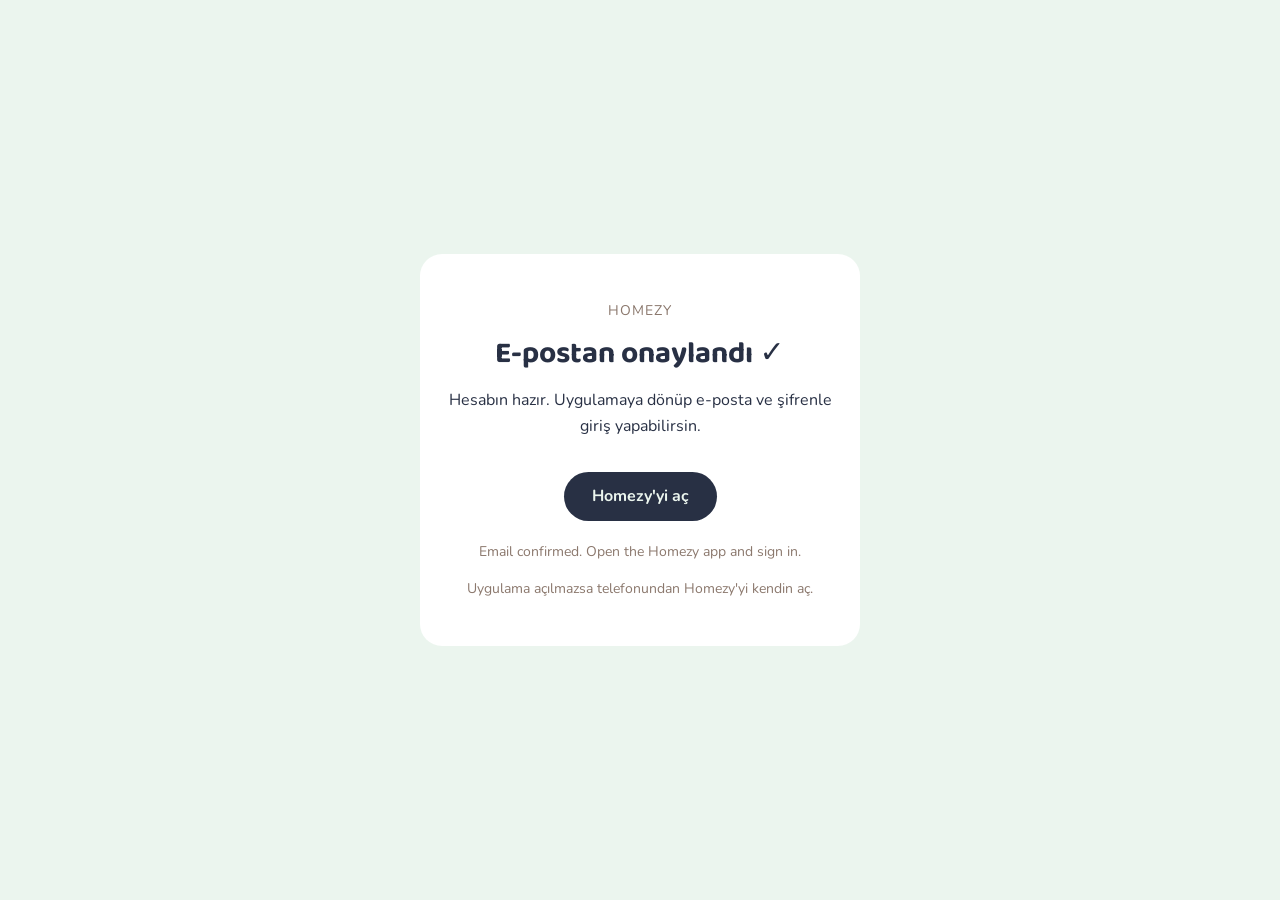
<file: homezy/eposta-onayi/index.html>
<!doctype html>
<html lang="tr">
<head>
<meta charset="utf-8">
<meta name="viewport" content="width=device-width, initial-scale=1">
<meta name="robots" content="noindex">
<title>Homezy · E-posta onaylandı</title>
<link rel="preconnect" href="https://fonts.googleapis.com">
<link rel="stylesheet" href="https://fonts.googleapis.com/css2?family=Baloo+2:wght@600;700&family=Nunito:wght@400;700&display=swap">
<style>
  :root { --bg: #EBF5EE; --ink: #283044; --muted: #8B786D; --card: #FFFFFF; --btn: #283044; --btnink: #EBF5EE; }
  @media (prefers-color-scheme: dark) { :root { --bg: #283044; --ink: #EBF5EE; --muted: #BFA89E; --card: #333C52; --btn: #78A1BB; --btnink: #283044; } }
  * { box-sizing: border-box; }
  body { margin: 0; min-height: 100vh; display: grid; place-items: center; background: var(--bg); color: var(--ink); font: 16px/1.6 Nunito, system-ui, sans-serif; }
  main { max-width: 440px; margin: 16px; padding: 32px 24px; background: var(--card); border-radius: 22px; text-align: center; }
  h1 { font-family: "Baloo 2", system-ui, sans-serif; font-size: 30px; line-height: 1.2; margin: 8px 0; }
  .muted { color: var(--muted); font-size: 14px; letter-spacing: .08em; }
  .btn { display: inline-block; margin-top: 16px; padding: 12px 28px; border-radius: 999px; background: var(--btn); color: var(--btnink); text-decoration: none; font-weight: 700; }
</style>
</head>
<body>
<main>
<p class="muted">HOMEZY</p>
<h1>E-postan onaylandı ✓</h1>
<p>Hesabın hazır. Uygulamaya dönüp e-posta ve şifrenle giriş yapabilirsin.</p>
<a class="btn" href="homezy://giris">Homezy'yi aç</a>
<p class="muted" style="letter-spacing:0;margin-top:20px">Email confirmed. Open the Homezy app and sign in.</p>
<p class="muted" style="letter-spacing:0">Uygulama açılmazsa telefonundan Homezy'yi kendin aç.</p>
</main>
</body>
</html>
</file>
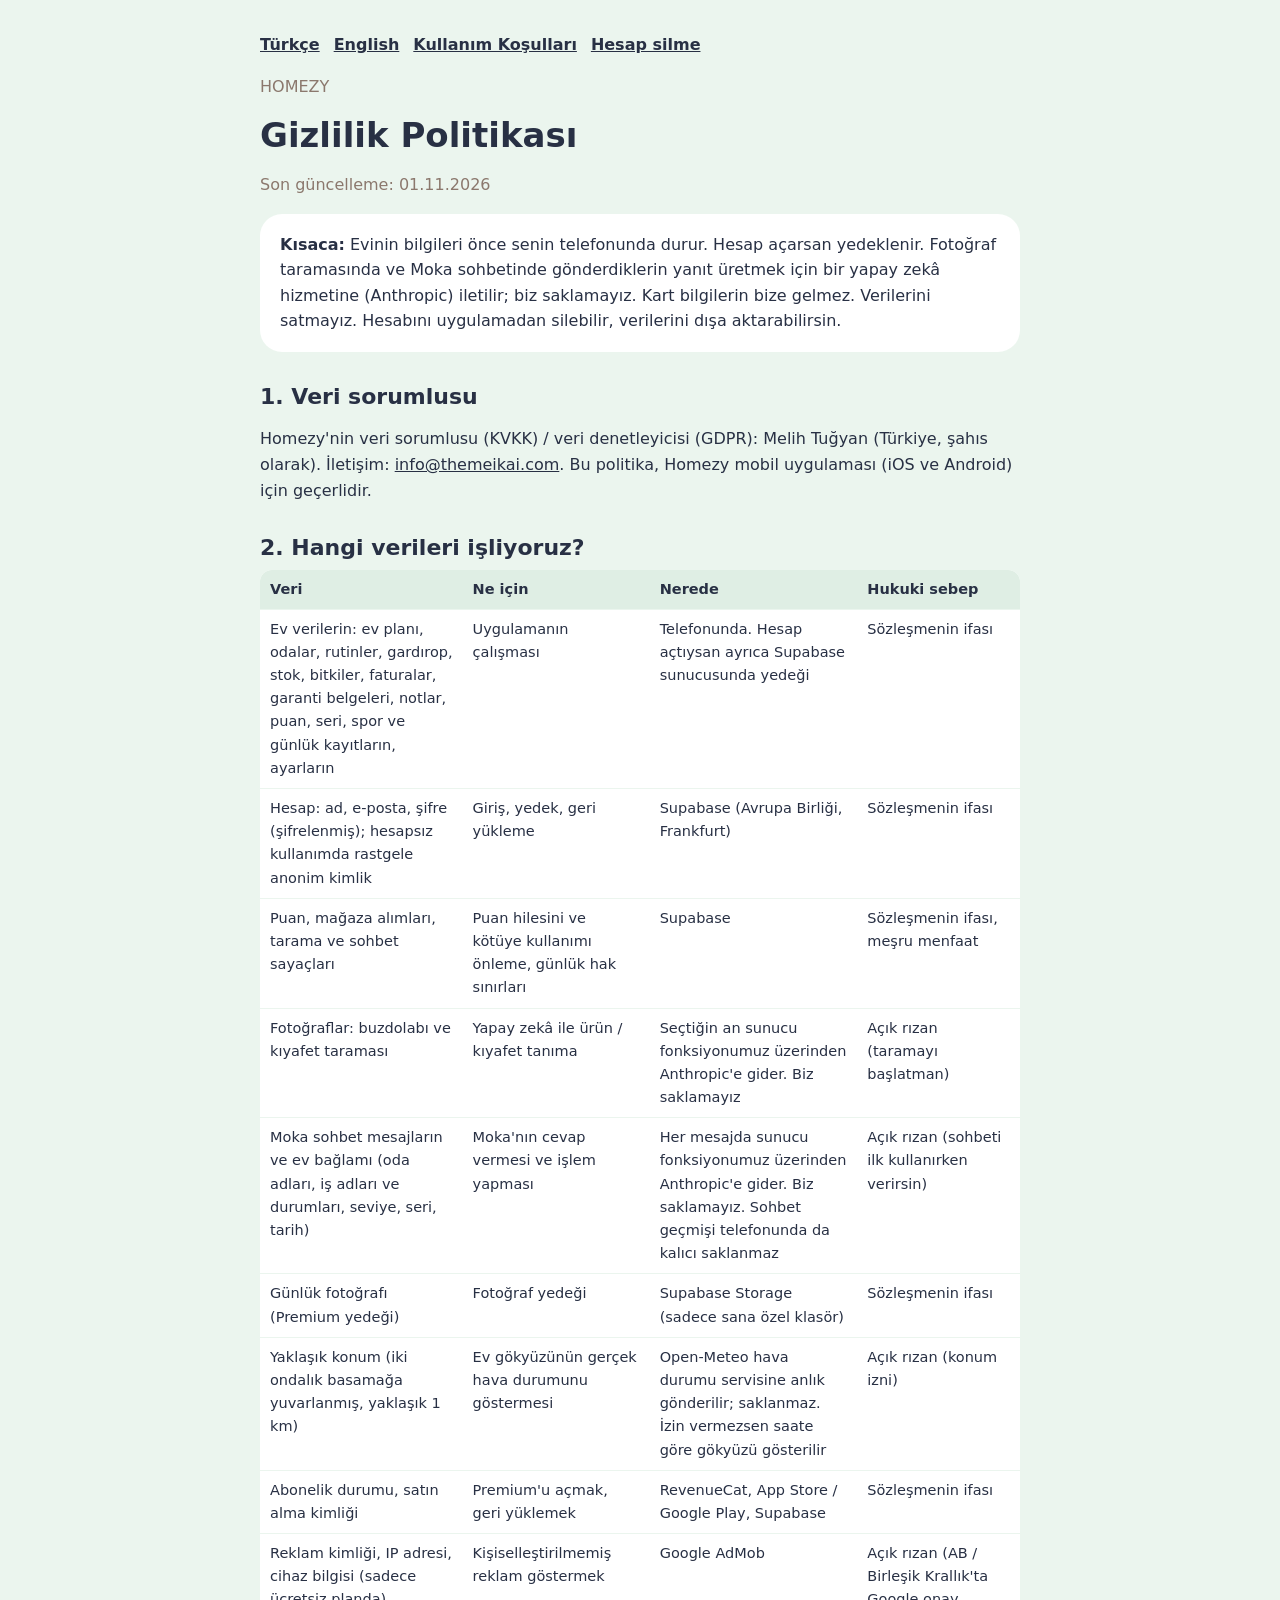
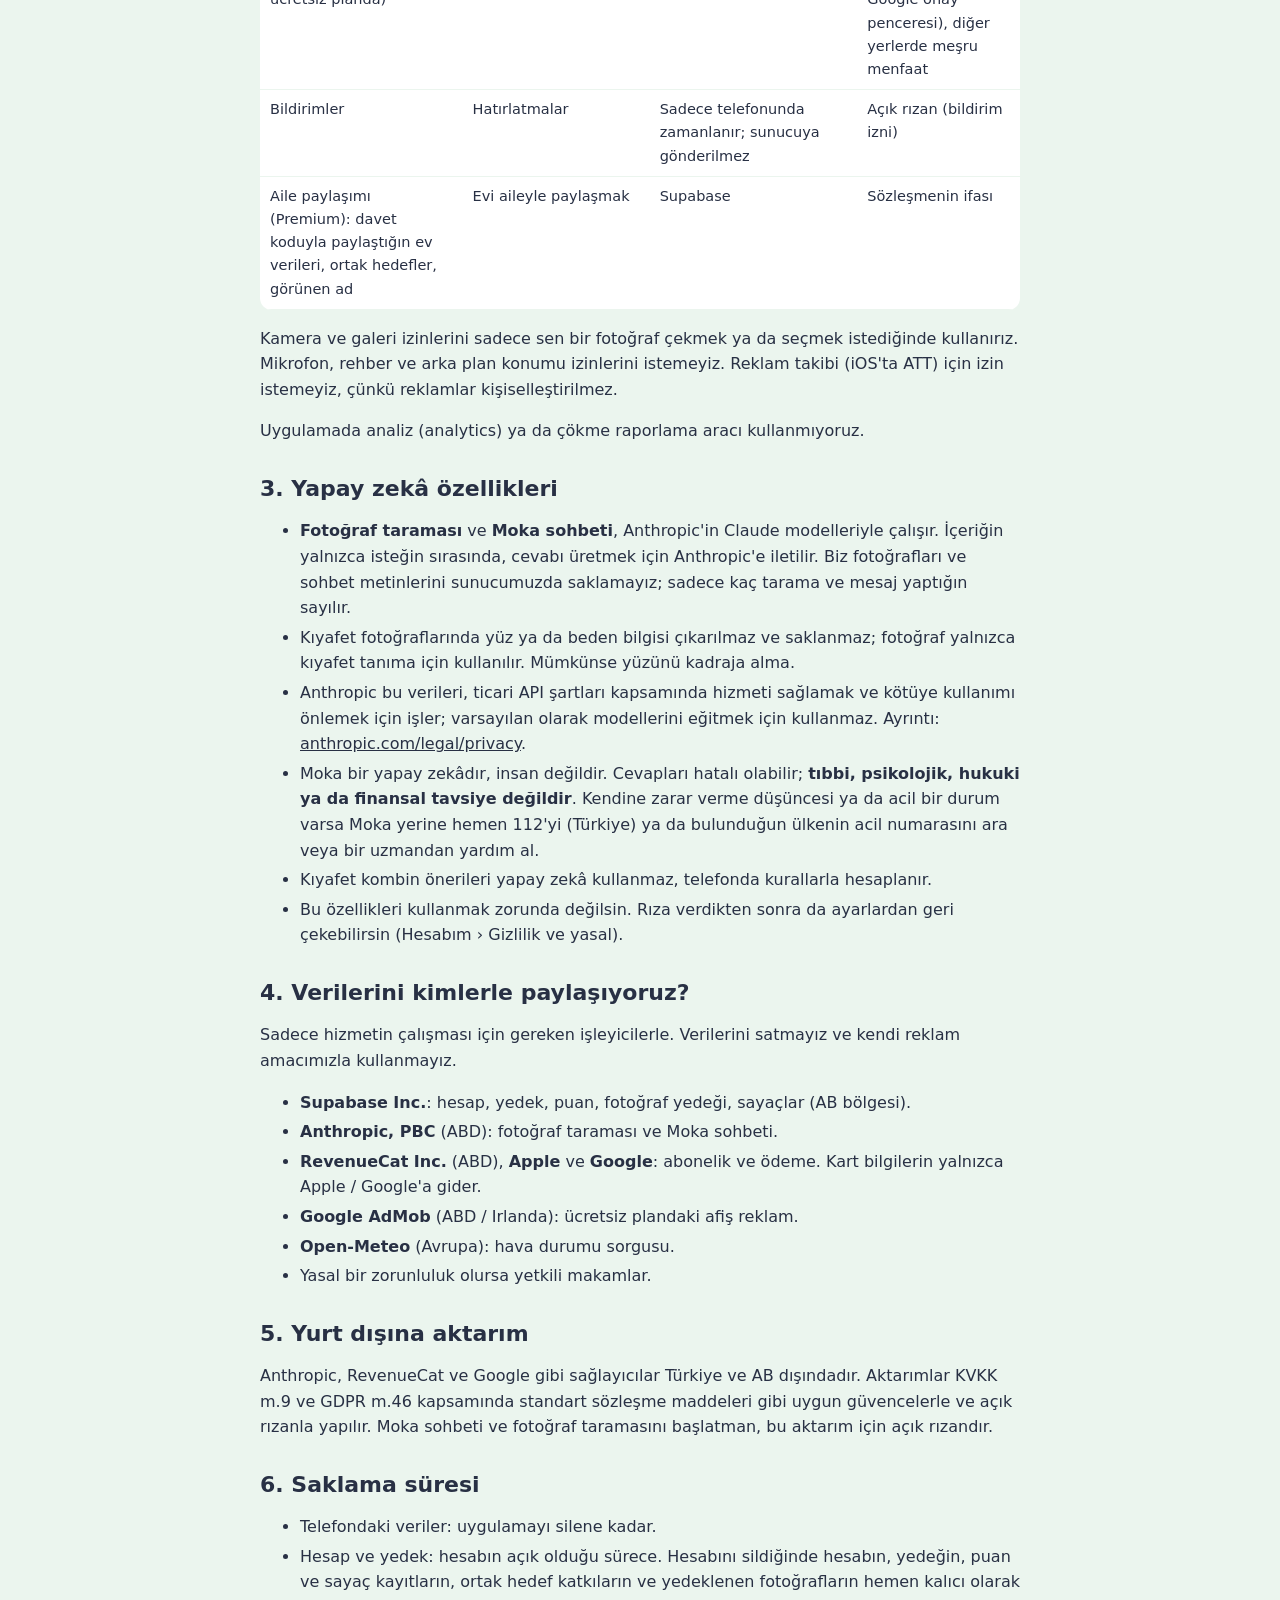
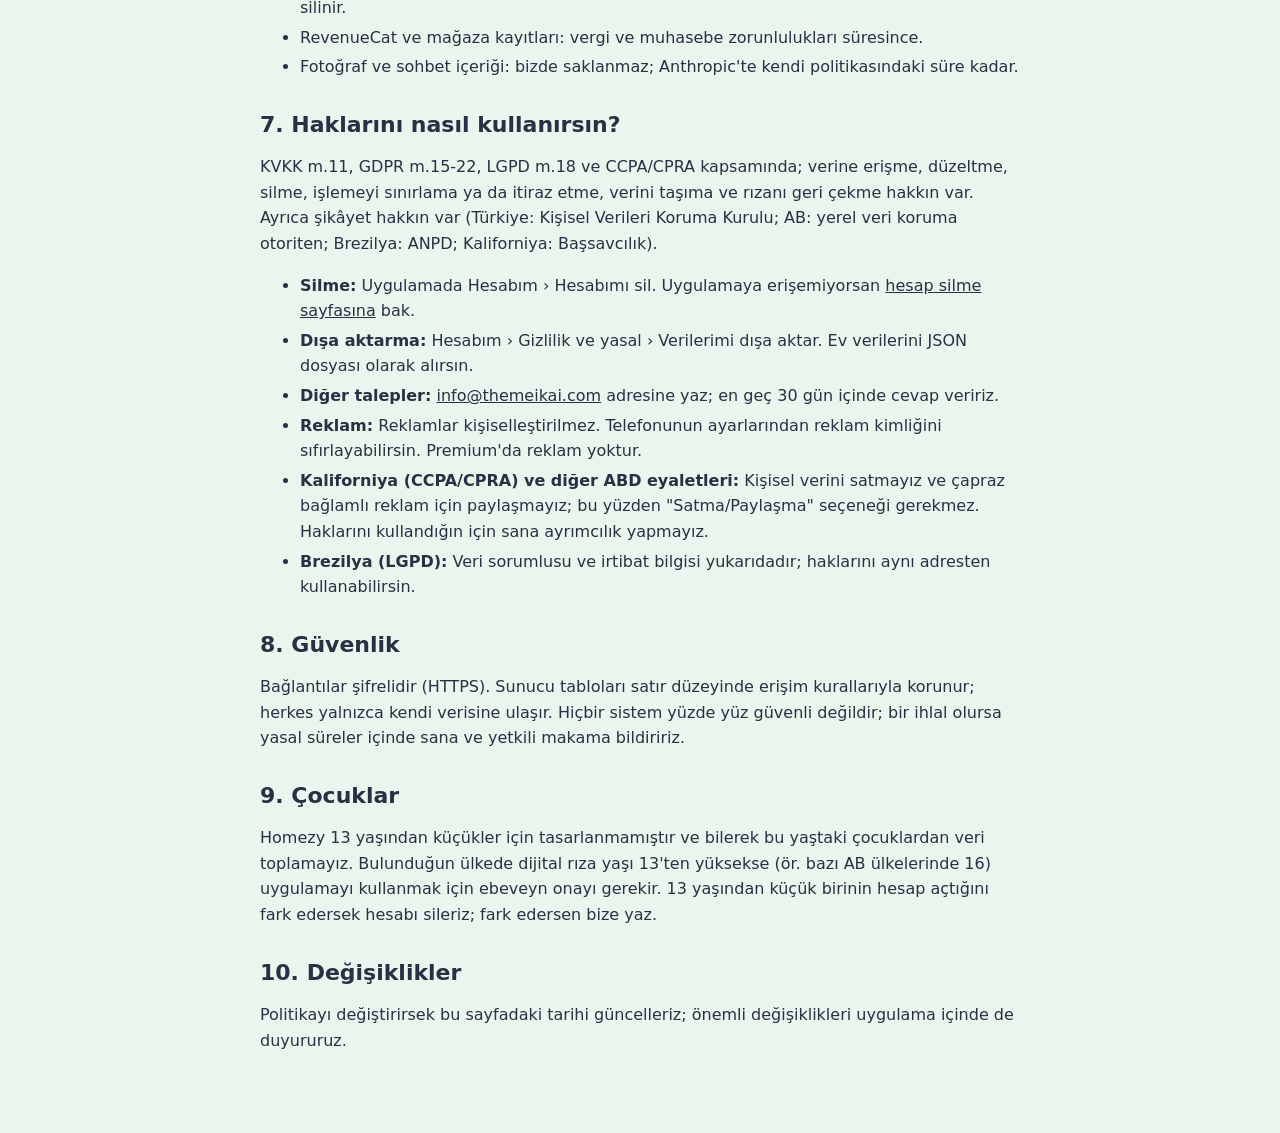
<file: homezy/gizlilik/index.html>
<!doctype html>
<html lang="tr">
<head>
<meta charset="utf-8">
<meta name="viewport" content="width=device-width, initial-scale=1">
<meta name="robots" content="noindex">
<title>Homezy Gizlilik Politikası</title>
<style>
body { margin: 0; background: #EBF5EE; color: #283044; font: 16px/1.6 Nunito, system-ui, sans-serif; }
main { max-width: 760px; margin: 0 auto; padding: 32px 18px 64px; }
h1, h2, h3 { font-family: "Baloo 2", system-ui, sans-serif; line-height: 1.2; }
h1 { font-size: 34px; margin: 0 0 4px; }
h2 { font-size: 22px; margin: 32px 0 8px; }
h3 { font-size: 17px; margin: 18px 0 4px; }
.muted { color: #8B786D; }
.card { background: #fff; border-radius: 22px; padding: 18px 20px; margin-top: 16px; }
.todo { background: #fff3cd; padding: 0 4px; border-radius: 4px; }
a { color: #283044; }
li { margin: 4px 0; }
table { border-collapse: collapse; width: 100%; font-size: 14.5px; background: #fff; border-radius: 12px; overflow: hidden; }
th, td { text-align: left; padding: 8px 10px; border-bottom: 1px solid #EBF5EE; vertical-align: top; }
th { background: #dfeee4; }
nav a { margin-right: 14px; font-weight: 700; }
@media (prefers-color-scheme: dark) {
  body { background: #283044; color: #EBF5EE; }
  .card, table { background: #323b52; }
  th { background: #3a4460; }
  td, th { border-color: #283044; }
  a { color: #EBF5EE; }
  .todo { background: #5c4d1a; }
}

</style>
</head>
<body>
<main>
<nav><a href="/homezy/gizlilik">Türkçe</a><a href="/homezy/privacy">English</a><a href="/homezy/kosullar">Kullanım Koşulları</a><a href="/homezy/hesap-silme">Hesap silme</a></nav>
<p class="muted">HOMEZY</p>
<h1>Gizlilik Politikası</h1>
<p class="muted">Son güncelleme: 01.11.2026</p>

<div class="card">
  <strong>Kısaca:</strong> Evinin bilgileri önce senin telefonunda durur. Hesap açarsan yedeklenir. Fotoğraf taramasında ve Moka sohbetinde gönderdiklerin yanıt üretmek için bir yapay zekâ hizmetine (Anthropic) iletilir; biz saklamayız. Kart bilgilerin bize gelmez. Verilerini satmayız. Hesabını uygulamadan silebilir, verilerini dışa aktarabilirsin.
</div>

<h2>1. Veri sorumlusu</h2>
<p>Homezy'nin veri sorumlusu (KVKK) / veri denetleyicisi (GDPR): Melih Tuğyan (Türkiye, şahıs olarak). İletişim: <a href="mailto:info@themeikai.com">info@themeikai.com</a>. Bu politika, Homezy mobil uygulaması (iOS ve Android) için geçerlidir.</p>

<h2>2. Hangi verileri işliyoruz?</h2>
<table>
<tr><th>Veri</th><th>Ne için</th><th>Nerede</th><th>Hukuki sebep</th></tr>
<tr><td>Ev verilerin: ev planı, odalar, rutinler, gardırop, stok, bitkiler, faturalar, garanti belgeleri, notlar, puan, seri, spor ve günlük kayıtların, ayarların</td><td>Uygulamanın çalışması</td><td>Telefonunda. Hesap açtıysan ayrıca Supabase sunucusunda yedeği</td><td>Sözleşmenin ifası</td></tr>
<tr><td>Hesap: ad, e-posta, şifre (şifrelenmiş); hesapsız kullanımda rastgele anonim kimlik</td><td>Giriş, yedek, geri yükleme</td><td>Supabase (Avrupa Birliği, Frankfurt)</td><td>Sözleşmenin ifası</td></tr>
<tr><td>Puan, mağaza alımları, tarama ve sohbet sayaçları</td><td>Puan hilesini ve kötüye kullanımı önleme, günlük hak sınırları</td><td>Supabase</td><td>Sözleşmenin ifası, meşru menfaat</td></tr>
<tr><td>Fotoğraflar: buzdolabı ve kıyafet taraması</td><td>Yapay zekâ ile ürün / kıyafet tanıma</td><td>Seçtiğin an sunucu fonksiyonumuz üzerinden Anthropic'e gider. Biz saklamayız</td><td>Açık rızan (taramayı başlatman)</td></tr>
<tr><td>Moka sohbet mesajların ve ev bağlamı (oda adları, iş adları ve durumları, seviye, seri, tarih)</td><td>Moka'nın cevap vermesi ve işlem yapması</td><td>Her mesajda sunucu fonksiyonumuz üzerinden Anthropic'e gider. Biz saklamayız. Sohbet geçmişi telefonunda da kalıcı saklanmaz</td><td>Açık rızan (sohbeti ilk kullanırken verirsin)</td></tr>
<tr><td>Günlük fotoğrafı (Premium yedeği)</td><td>Fotoğraf yedeği</td><td>Supabase Storage (sadece sana özel klasör)</td><td>Sözleşmenin ifası</td></tr>
<tr><td>Yaklaşık konum (iki ondalık basamağa yuvarlanmış, yaklaşık 1 km)</td><td>Ev gökyüzünün gerçek hava durumunu göstermesi</td><td>Open-Meteo hava durumu servisine anlık gönderilir; saklanmaz. İzin vermezsen saate göre gökyüzü gösterilir</td><td>Açık rızan (konum izni)</td></tr>
<tr><td>Abonelik durumu, satın alma kimliği</td><td>Premium'u açmak, geri yüklemek</td><td>RevenueCat, App Store / Google Play, Supabase</td><td>Sözleşmenin ifası</td></tr>
<tr><td>Reklam kimliği, IP adresi, cihaz bilgisi (sadece ücretsiz planda)</td><td>Kişiselleştirilmemiş reklam göstermek</td><td>Google AdMob</td><td>Açık rızan (AB / Birleşik Krallık'ta Google onay penceresi), diğer yerlerde meşru menfaat</td></tr>
<tr><td>Bildirimler</td><td>Hatırlatmalar</td><td>Sadece telefonunda zamanlanır; sunucuya gönderilmez</td><td>Açık rızan (bildirim izni)</td></tr>
<tr><td>Aile paylaşımı (Premium): davet koduyla paylaştığın ev verileri, ortak hedefler, görünen ad</td><td>Evi aileyle paylaşmak</td><td>Supabase</td><td>Sözleşmenin ifası</td></tr>
</table>
<p>Kamera ve galeri izinlerini sadece sen bir fotoğraf çekmek ya da seçmek istediğinde kullanırız. Mikrofon, rehber ve arka plan konumu izinlerini istemeyiz. Reklam takibi (iOS'ta ATT) için izin istemeyiz, çünkü reklamlar kişiselleştirilmez.</p>
<p>Uygulamada analiz (analytics) ya da çökme raporlama aracı kullanmıyoruz.</p>

<h2>3. Yapay zekâ özellikleri</h2>
<ul>
  <li><strong>Fotoğraf taraması</strong> ve <strong>Moka sohbeti</strong>, Anthropic'in Claude modelleriyle çalışır. İçeriğin yalnızca isteğin sırasında, cevabı üretmek için Anthropic'e iletilir. Biz fotoğrafları ve sohbet metinlerini sunucumuzda saklamayız; sadece kaç tarama ve mesaj yaptığın sayılır.</li>
  <li>Kıyafet fotoğraflarında yüz ya da beden bilgisi çıkarılmaz ve saklanmaz; fotoğraf yalnızca kıyafet tanıma için kullanılır. Mümkünse yüzünü kadraja alma.</li>
  <li>Anthropic bu verileri, ticari API şartları kapsamında hizmeti sağlamak ve kötüye kullanımı önlemek için işler; varsayılan olarak modellerini eğitmek için kullanmaz. Ayrıntı: <a href="https://www.anthropic.com/legal/privacy">anthropic.com/legal/privacy</a>.</li>
  <li>Moka bir yapay zekâdır, insan değildir. Cevapları hatalı olabilir; <strong>tıbbi, psikolojik, hukuki ya da finansal tavsiye değildir</strong>. Kendine zarar verme düşüncesi ya da acil bir durum varsa Moka yerine hemen 112'yi (Türkiye) ya da bulunduğun ülkenin acil numarasını ara veya bir uzmandan yardım al.</li>
  <li>Kıyafet kombin önerileri yapay zekâ kullanmaz, telefonda kurallarla hesaplanır.</li>
  <li>Bu özellikleri kullanmak zorunda değilsin. Rıza verdikten sonra da ayarlardan geri çekebilirsin (Hesabım › Gizlilik ve yasal).</li>
</ul>

<h2>4. Verilerini kimlerle paylaşıyoruz?</h2>
<p>Sadece hizmetin çalışması için gereken işleyicilerle. Verilerini satmayız ve kendi reklam amacımızla kullanmayız.</p>
<ul>
  <li><strong>Supabase Inc.</strong>: hesap, yedek, puan, fotoğraf yedeği, sayaçlar (AB bölgesi).</li>
  <li><strong>Anthropic, PBC</strong> (ABD): fotoğraf taraması ve Moka sohbeti.</li>
  <li><strong>RevenueCat Inc.</strong> (ABD), <strong>Apple</strong> ve <strong>Google</strong>: abonelik ve ödeme. Kart bilgilerin yalnızca Apple / Google'a gider.</li>
  <li><strong>Google AdMob</strong> (ABD / Irlanda): ücretsiz plandaki afiş reklam.</li>
  <li><strong>Open-Meteo</strong> (Avrupa): hava durumu sorgusu.</li>
  <li>Yasal bir zorunluluk olursa yetkili makamlar.</li>
</ul>

<h2>5. Yurt dışına aktarım</h2>
<p>Anthropic, RevenueCat ve Google gibi sağlayıcılar Türkiye ve AB dışındadır. Aktarımlar KVKK m.9 ve GDPR m.46 kapsamında standart sözleşme maddeleri gibi uygun güvencelerle ve açık rızanla yapılır. Moka sohbeti ve fotoğraf taramasını başlatman, bu aktarım için açık rızandır.</p>

<h2>6. Saklama süresi</h2>
<ul>
  <li>Telefondaki veriler: uygulamayı silene kadar.</li>
  <li>Hesap ve yedek: hesabın açık olduğu sürece. Hesabını sildiğinde hesabın, yedeğin, puan ve sayaç kayıtların, ortak hedef katkıların ve yedeklenen fotoğrafların hemen kalıcı olarak silinir.</li>
  <li>RevenueCat ve mağaza kayıtları: vergi ve muhasebe zorunlulukları süresince.</li>
  <li>Fotoğraf ve sohbet içeriği: bizde saklanmaz; Anthropic'te kendi politikasındaki süre kadar.</li>
</ul>

<h2>7. Haklarını nasıl kullanırsın?</h2>
<p>KVKK m.11, GDPR m.15-22, LGPD m.18 ve CCPA/CPRA kapsamında; verine erişme, düzeltme, silme, işlemeyi sınırlama ya da itiraz etme, verini taşıma ve rızanı geri çekme hakkın var. Ayrıca şikâyet hakkın var (Türkiye: Kişisel Verileri Koruma Kurulu; AB: yerel veri koruma otoriten; Brezilya: ANPD; Kaliforniya: Başsavcılık).</p>
<ul>
  <li><strong>Silme:</strong> Uygulamada Hesabım › Hesabımı sil. Uygulamaya erişemiyorsan <a href="/homezy/hesap-silme">hesap silme sayfasına</a> bak.</li>
  <li><strong>Dışa aktarma:</strong> Hesabım › Gizlilik ve yasal › Verilerimi dışa aktar. Ev verilerini JSON dosyası olarak alırsın.</li>
  <li><strong>Diğer talepler:</strong> <a href="mailto:info@themeikai.com">info@themeikai.com</a> adresine yaz; en geç 30 gün içinde cevap veririz.</li>
  <li><strong>Reklam:</strong> Reklamlar kişiselleştirilmez. Telefonunun ayarlarından reklam kimliğini sıfırlayabilirsin. Premium'da reklam yoktur.</li>
  <li><strong>Kaliforniya (CCPA/CPRA) ve diğer ABD eyaletleri:</strong> Kişisel verini satmayız ve çapraz bağlamlı reklam için paylaşmayız; bu yüzden "Satma/Paylaşma" seçeneği gerekmez. Haklarını kullandığın için sana ayrımcılık yapmayız.</li>
  <li><strong>Brezilya (LGPD):</strong> Veri sorumlusu ve irtibat bilgisi yukarıdadır; haklarını aynı adresten kullanabilirsin.</li>
</ul>

<h2>8. Güvenlik</h2>
<p>Bağlantılar şifrelidir (HTTPS). Sunucu tabloları satır düzeyinde erişim kurallarıyla korunur; herkes yalnızca kendi verisine ulaşır. Hiçbir sistem yüzde yüz güvenli değildir; bir ihlal olursa yasal süreler içinde sana ve yetkili makama bildiririz.</p>

<h2>9. Çocuklar</h2>
<p>Homezy 13 yaşından küçükler için tasarlanmamıştır ve bilerek bu yaştaki çocuklardan veri toplamayız. Bulunduğun ülkede dijital rıza yaşı 13'ten yüksekse (ör. bazı AB ülkelerinde 16) uygulamayı kullanmak için ebeveyn onayı gerekir. 13 yaşından küçük birinin hesap açtığını fark edersek hesabı sileriz; fark edersen bize yaz.</p>

<h2>10. Değişiklikler</h2>
<p>Politikayı değiştirirsek bu sayfadaki tarihi güncelleriz; önemli değişiklikleri uygulama içinde de duyururuz.</p>
</main>
</body>
</html>
</file>
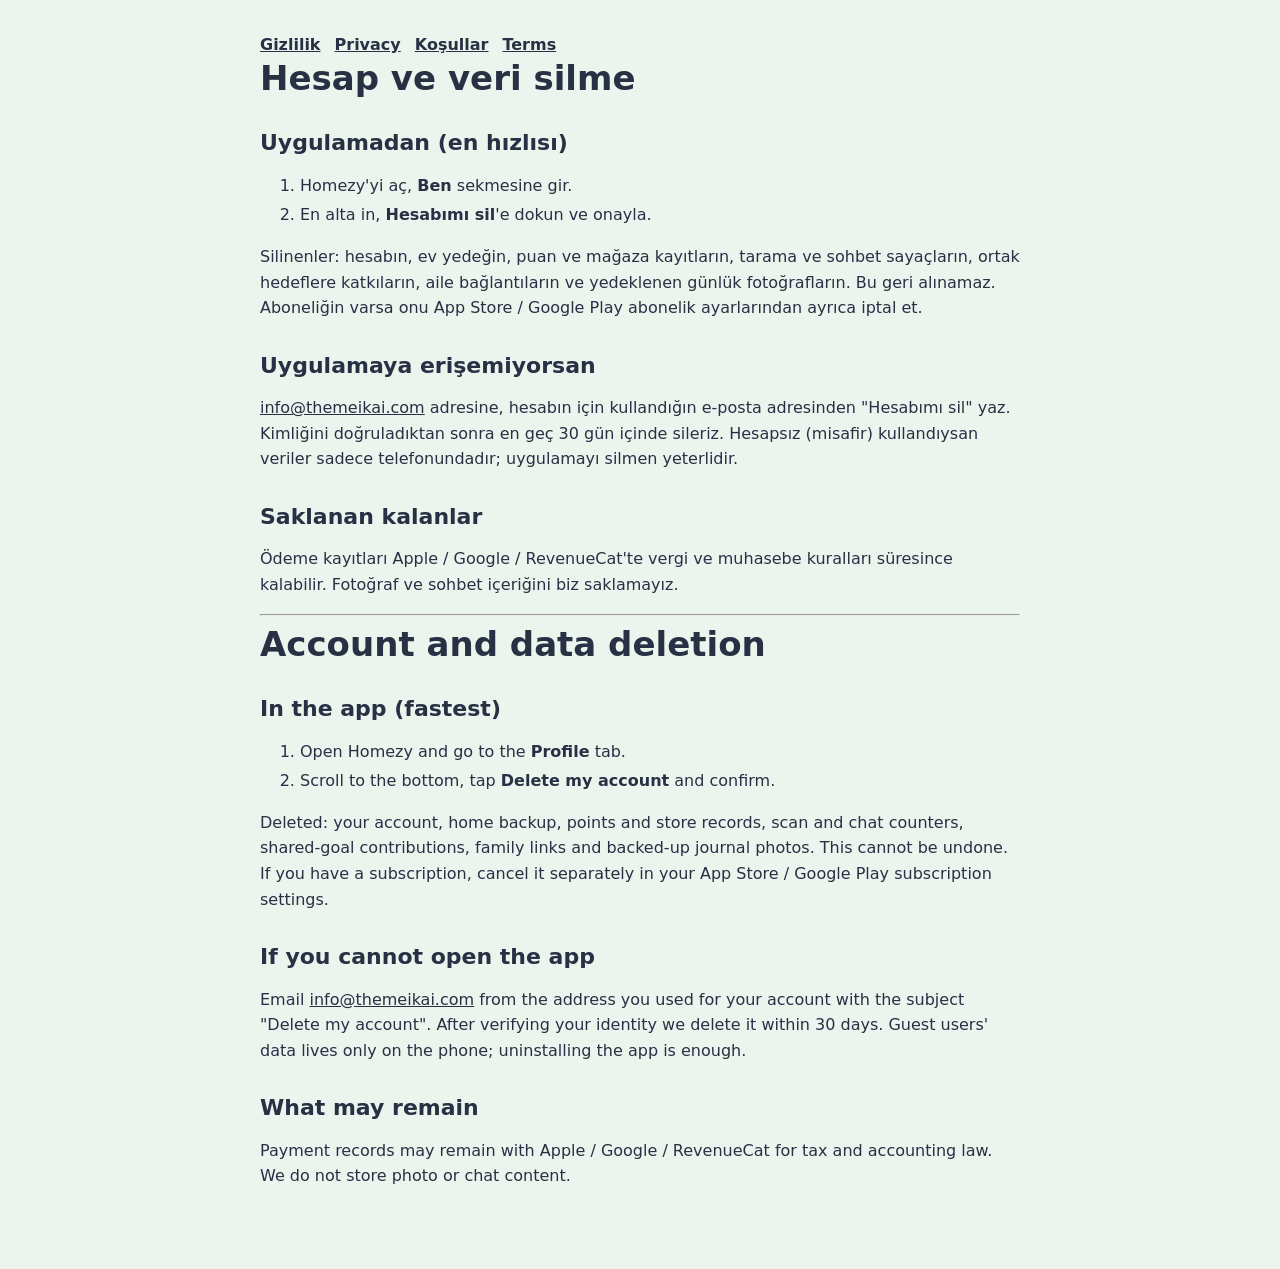
<file: homezy/hesap-silme/index.html>
<!doctype html>
<html lang="tr">
<head>
<meta charset="utf-8">
<meta name="viewport" content="width=device-width, initial-scale=1">
<meta name="robots" content="noindex">
<title>Homezy · Hesap silme / Delete account</title>
<style>
body { margin: 0; background: #EBF5EE; color: #283044; font: 16px/1.6 Nunito, system-ui, sans-serif; }
main { max-width: 760px; margin: 0 auto; padding: 32px 18px 64px; }
h1, h2, h3 { font-family: "Baloo 2", system-ui, sans-serif; line-height: 1.2; }
h1 { font-size: 34px; margin: 0 0 4px; }
h2 { font-size: 22px; margin: 32px 0 8px; }
h3 { font-size: 17px; margin: 18px 0 4px; }
.muted { color: #8B786D; }
.card { background: #fff; border-radius: 22px; padding: 18px 20px; margin-top: 16px; }
.todo { background: #fff3cd; padding: 0 4px; border-radius: 4px; }
a { color: #283044; }
li { margin: 4px 0; }
table { border-collapse: collapse; width: 100%; font-size: 14.5px; background: #fff; border-radius: 12px; overflow: hidden; }
th, td { text-align: left; padding: 8px 10px; border-bottom: 1px solid #EBF5EE; vertical-align: top; }
th { background: #dfeee4; }
nav a { margin-right: 14px; font-weight: 700; }
@media (prefers-color-scheme: dark) {
  body { background: #283044; color: #EBF5EE; }
  .card, table { background: #323b52; }
  th { background: #3a4460; }
  td, th { border-color: #283044; }
  a { color: #EBF5EE; }
  .todo { background: #5c4d1a; }
}

</style>
</head>
<body>
<main>
<nav><a href="/homezy/gizlilik">Gizlilik</a><a href="/homezy/privacy">Privacy</a><a href="/homezy/kosullar">Koşullar</a><a href="/homezy/terms">Terms</a></nav>
<h1>Hesap ve veri silme</h1>

<h2>Uygulamadan (en hızlısı)</h2>
<ol>
  <li>Homezy'yi aç, <strong>Ben</strong> sekmesine gir.</li>
  <li>En alta in, <strong>Hesabımı sil</strong>'e dokun ve onayla.</li>
</ol>
<p>Silinenler: hesabın, ev yedeğin, puan ve mağaza kayıtların, tarama ve sohbet sayaçların, ortak hedeflere katkıların, aile bağlantıların ve yedeklenen günlük fotoğrafların. Bu geri alınamaz. Aboneliğin varsa onu App Store / Google Play abonelik ayarlarından ayrıca iptal et.</p>

<h2>Uygulamaya erişemiyorsan</h2>
<p><a href="mailto:info@themeikai.com">info@themeikai.com</a> adresine, hesabın için kullandığın e-posta adresinden "Hesabımı sil" yaz. Kimliğini doğruladıktan sonra en geç 30 gün içinde sileriz. Hesapsız (misafir) kullandıysan veriler sadece telefonundadır; uygulamayı silmen yeterlidir.</p>

<h2>Saklanan kalanlar</h2>
<p>Ödeme kayıtları Apple / Google / RevenueCat'te vergi ve muhasebe kuralları süresince kalabilir. Fotoğraf ve sohbet içeriğini biz saklamayız.</p>

<hr>
<h1>Account and data deletion</h1>
<h2>In the app (fastest)</h2>
<ol>
  <li>Open Homezy and go to the <strong>Profile</strong> tab.</li>
  <li>Scroll to the bottom, tap <strong>Delete my account</strong> and confirm.</li>
</ol>
<p>Deleted: your account, home backup, points and store records, scan and chat counters, shared-goal contributions, family links and backed-up journal photos. This cannot be undone. If you have a subscription, cancel it separately in your App Store / Google Play subscription settings.</p>
<h2>If you cannot open the app</h2>
<p>Email <a href="mailto:info@themeikai.com">info@themeikai.com</a> from the address you used for your account with the subject "Delete my account". After verifying your identity we delete it within 30 days. Guest users' data lives only on the phone; uninstalling the app is enough.</p>
<h2>What may remain</h2>
<p>Payment records may remain with Apple / Google / RevenueCat for tax and accounting law. We do not store photo or chat content.</p>
</main>
</body>
</html>
</file>
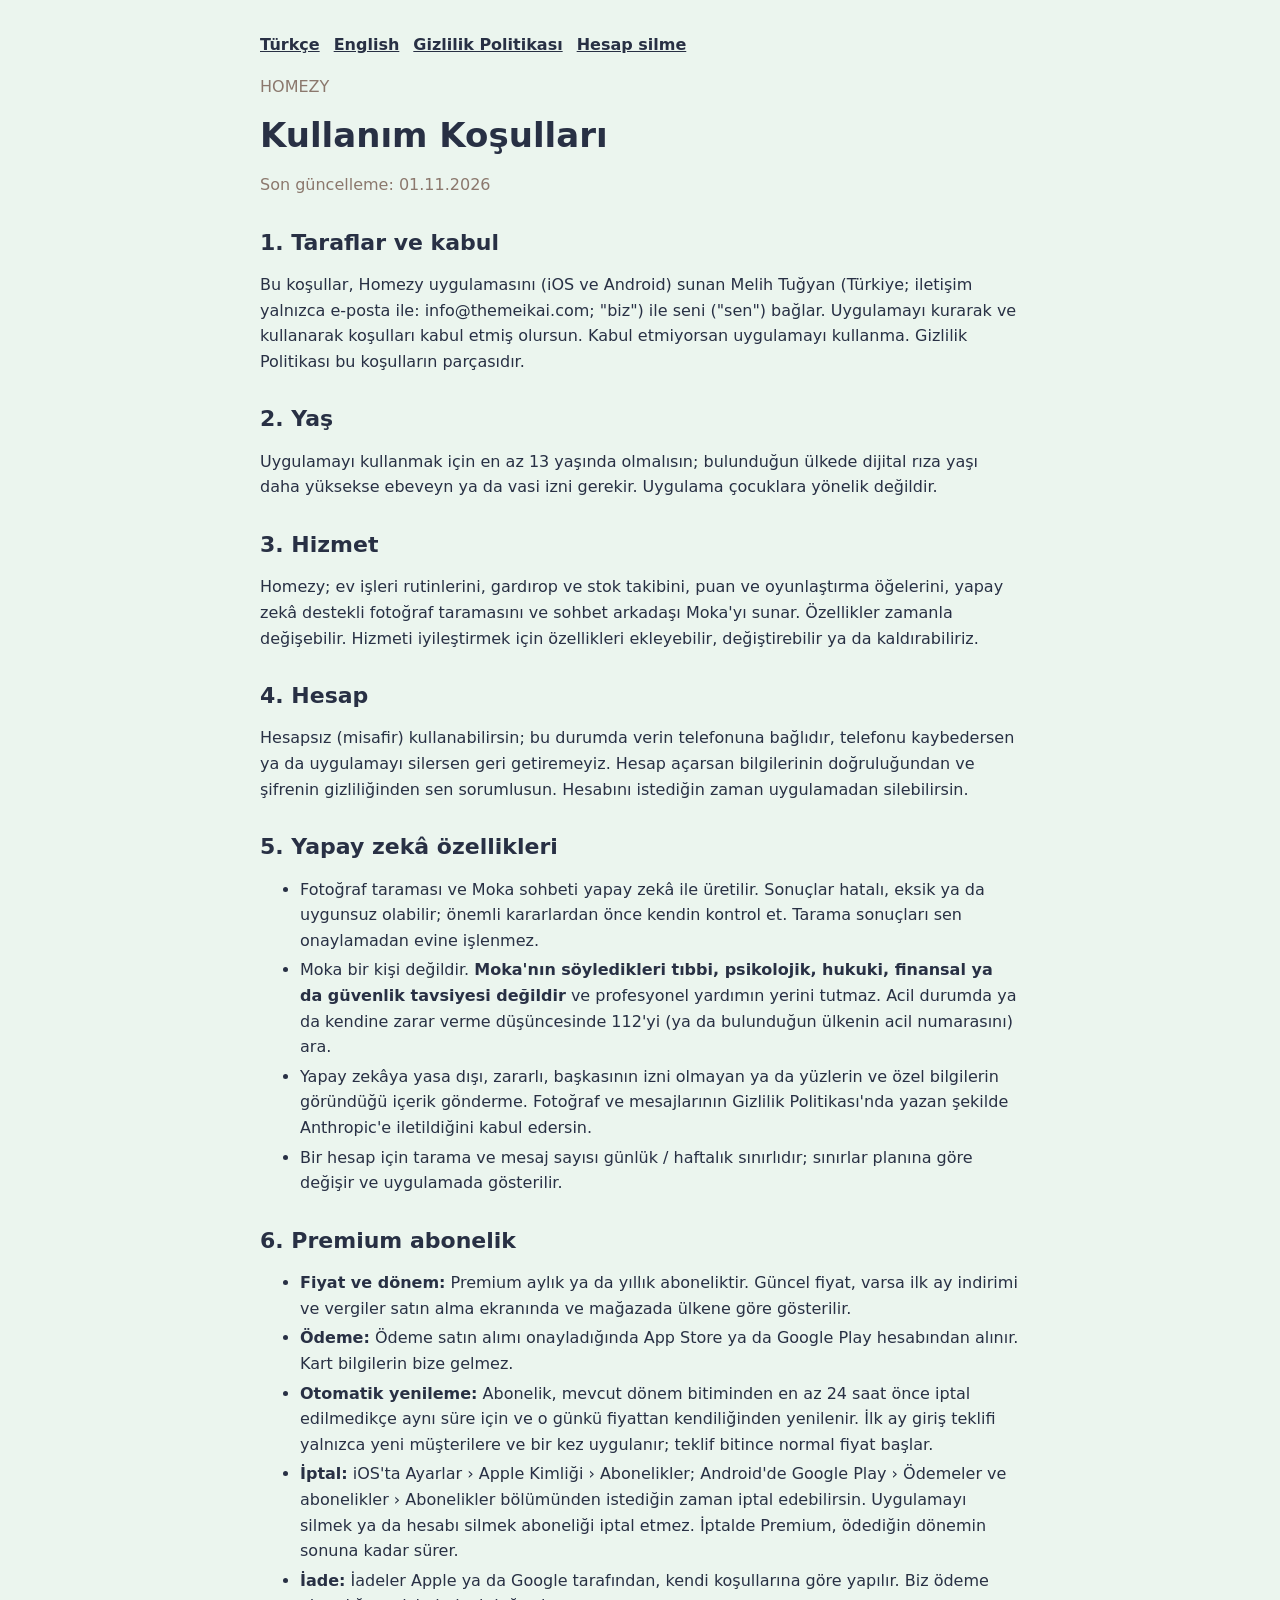
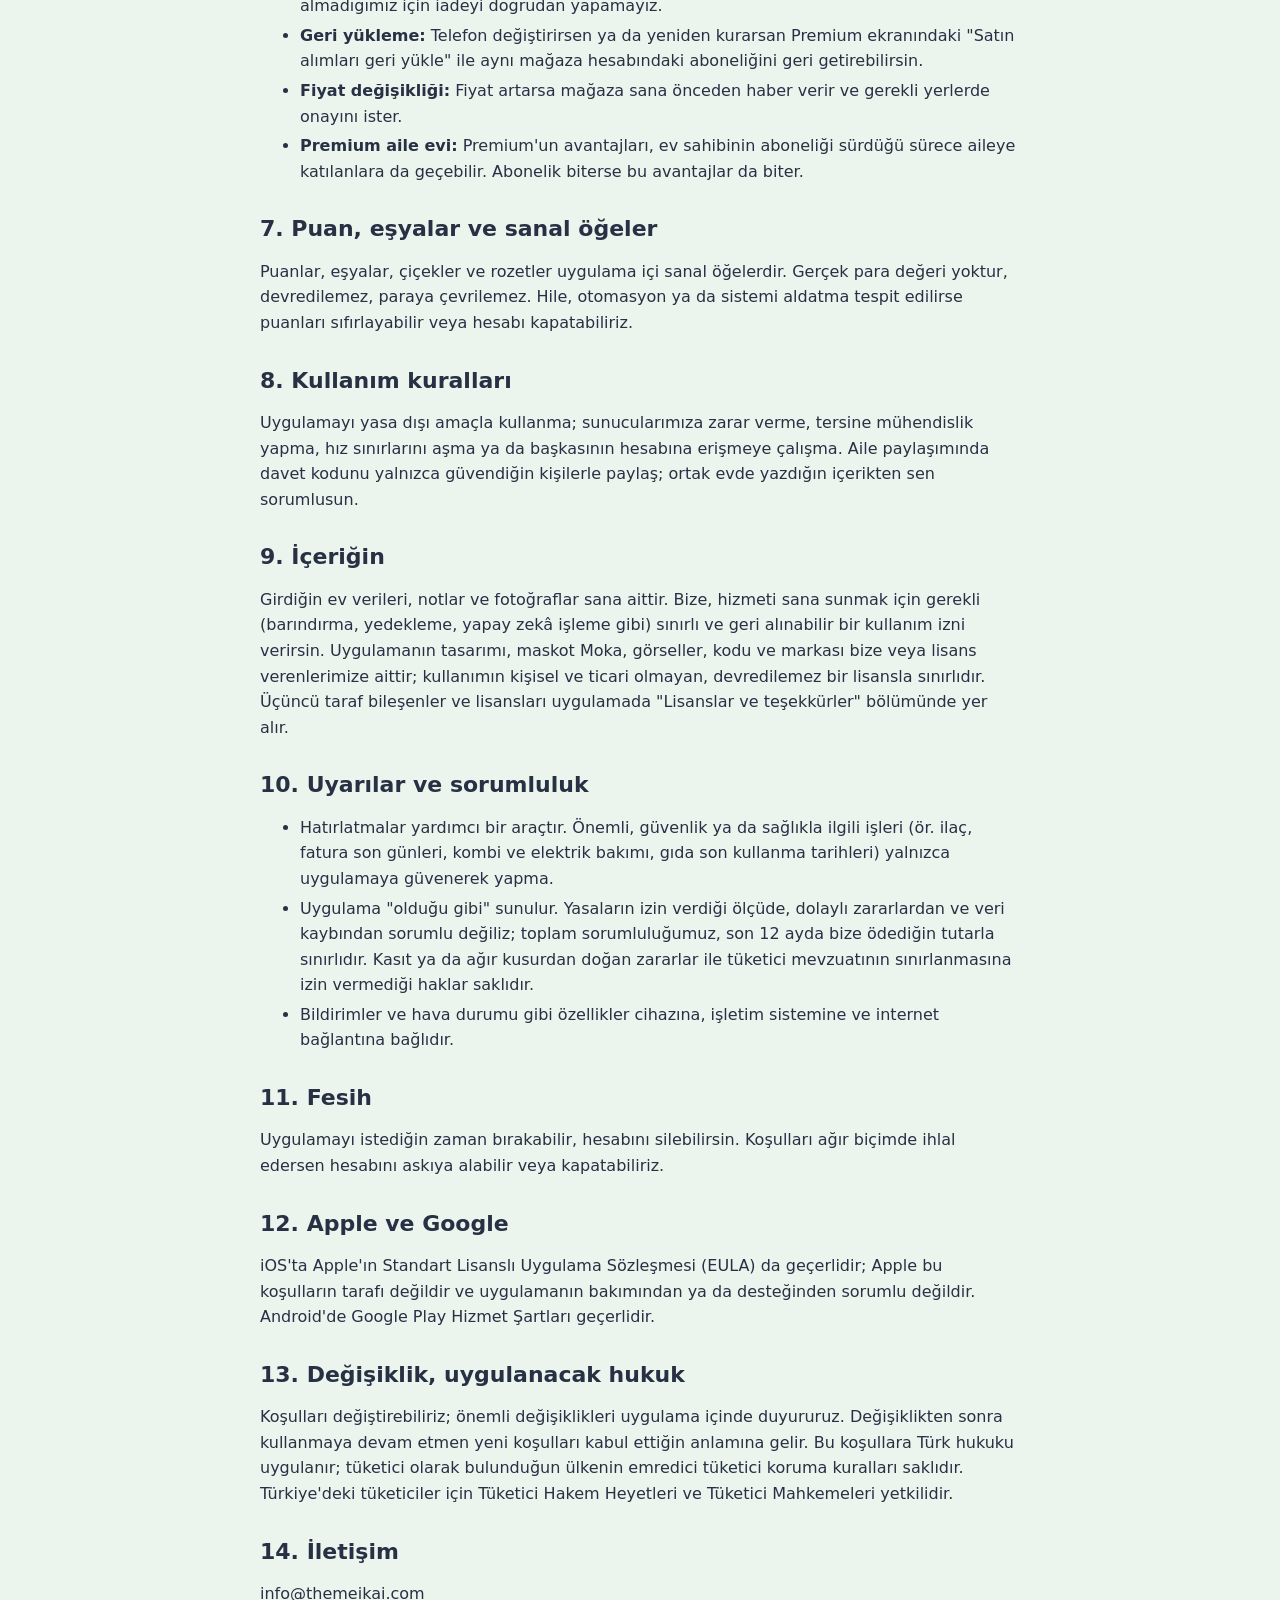
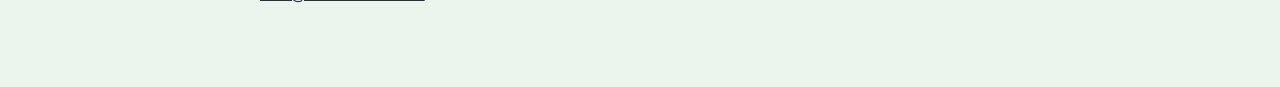
<file: homezy/kosullar/index.html>
<!doctype html>
<html lang="tr">
<head>
<meta charset="utf-8">
<meta name="viewport" content="width=device-width, initial-scale=1">
<meta name="robots" content="noindex">
<title>Homezy Kullanım Koşulları</title>
<style>
body { margin: 0; background: #EBF5EE; color: #283044; font: 16px/1.6 Nunito, system-ui, sans-serif; }
main { max-width: 760px; margin: 0 auto; padding: 32px 18px 64px; }
h1, h2, h3 { font-family: "Baloo 2", system-ui, sans-serif; line-height: 1.2; }
h1 { font-size: 34px; margin: 0 0 4px; }
h2 { font-size: 22px; margin: 32px 0 8px; }
h3 { font-size: 17px; margin: 18px 0 4px; }
.muted { color: #8B786D; }
.card { background: #fff; border-radius: 22px; padding: 18px 20px; margin-top: 16px; }
.todo { background: #fff3cd; padding: 0 4px; border-radius: 4px; }
a { color: #283044; }
li { margin: 4px 0; }
table { border-collapse: collapse; width: 100%; font-size: 14.5px; background: #fff; border-radius: 12px; overflow: hidden; }
th, td { text-align: left; padding: 8px 10px; border-bottom: 1px solid #EBF5EE; vertical-align: top; }
th { background: #dfeee4; }
nav a { margin-right: 14px; font-weight: 700; }
@media (prefers-color-scheme: dark) {
  body { background: #283044; color: #EBF5EE; }
  .card, table { background: #323b52; }
  th { background: #3a4460; }
  td, th { border-color: #283044; }
  a { color: #EBF5EE; }
  .todo { background: #5c4d1a; }
}

</style>
</head>
<body>
<main>
<nav><a href="/homezy/kosullar">Türkçe</a><a href="/homezy/terms">English</a><a href="/homezy/gizlilik">Gizlilik Politikası</a><a href="/homezy/hesap-silme">Hesap silme</a></nav>
<p class="muted">HOMEZY</p>
<h1>Kullanım Koşulları</h1>
<p class="muted">Son güncelleme: 01.11.2026</p>

<h2>1. Taraflar ve kabul</h2>
<p>Bu koşullar, Homezy uygulamasını (iOS ve Android) sunan Melih Tuğyan (Türkiye; iletişim yalnızca e-posta ile: info@themeikai.com; "biz") ile seni ("sen") bağlar. Uygulamayı kurarak ve kullanarak koşulları kabul etmiş olursun. Kabul etmiyorsan uygulamayı kullanma. Gizlilik Politikası bu koşulların parçasıdır.</p>

<h2>2. Yaş</h2>
<p>Uygulamayı kullanmak için en az 13 yaşında olmalısın; bulunduğun ülkede dijital rıza yaşı daha yüksekse ebeveyn ya da vasi izni gerekir. Uygulama çocuklara yönelik değildir.</p>

<h2>3. Hizmet</h2>
<p>Homezy; ev işleri rutinlerini, gardırop ve stok takibini, puan ve oyunlaştırma öğelerini, yapay zekâ destekli fotoğraf taramasını ve sohbet arkadaşı Moka'yı sunar. Özellikler zamanla değişebilir. Hizmeti iyileştirmek için özellikleri ekleyebilir, değiştirebilir ya da kaldırabiliriz.</p>

<h2>4. Hesap</h2>
<p>Hesapsız (misafir) kullanabilirsin; bu durumda verin telefonuna bağlıdır, telefonu kaybedersen ya da uygulamayı silersen geri getiremeyiz. Hesap açarsan bilgilerinin doğruluğundan ve şifrenin gizliliğinden sen sorumlusun. Hesabını istediğin zaman uygulamadan silebilirsin.</p>

<h2>5. Yapay zekâ özellikleri</h2>
<ul>
  <li>Fotoğraf taraması ve Moka sohbeti yapay zekâ ile üretilir. Sonuçlar hatalı, eksik ya da uygunsuz olabilir; önemli kararlardan önce kendin kontrol et. Tarama sonuçları sen onaylamadan evine işlenmez.</li>
  <li>Moka bir kişi değildir. <strong>Moka'nın söyledikleri tıbbi, psikolojik, hukuki, finansal ya da güvenlik tavsiyesi değildir</strong> ve profesyonel yardımın yerini tutmaz. Acil durumda ya da kendine zarar verme düşüncesinde 112'yi (ya da bulunduğun ülkenin acil numarasını) ara.</li>
  <li>Yapay zekâya yasa dışı, zararlı, başkasının izni olmayan ya da yüzlerin ve özel bilgilerin göründüğü içerik gönderme. Fotoğraf ve mesajlarının Gizlilik Politikası'nda yazan şekilde Anthropic'e iletildiğini kabul edersin.</li>
  <li>Bir hesap için tarama ve mesaj sayısı günlük / haftalık sınırlıdır; sınırlar planına göre değişir ve uygulamada gösterilir.</li>
</ul>

<h2>6. Premium abonelik</h2>
<ul>
  <li><strong>Fiyat ve dönem:</strong> Premium aylık ya da yıllık aboneliktir. Güncel fiyat, varsa ilk ay indirimi ve vergiler satın alma ekranında ve mağazada ülkene göre gösterilir.</li>
  <li><strong>Ödeme:</strong> Ödeme satın alımı onayladığında App Store ya da Google Play hesabından alınır. Kart bilgilerin bize gelmez.</li>
  <li><strong>Otomatik yenileme:</strong> Abonelik, mevcut dönem bitiminden en az 24 saat önce iptal edilmedikçe aynı süre için ve o günkü fiyattan kendiliğinden yenilenir. İlk ay giriş teklifi yalnızca yeni müşterilere ve bir kez uygulanır; teklif bitince normal fiyat başlar.</li>
  <li><strong>İptal:</strong> iOS'ta Ayarlar › Apple Kimliği › Abonelikler; Android'de Google Play › Ödemeler ve abonelikler › Abonelikler bölümünden istediğin zaman iptal edebilirsin. Uygulamayı silmek ya da hesabı silmek aboneliği iptal etmez. İptalde Premium, ödediğin dönemin sonuna kadar sürer.</li>
  <li><strong>İade:</strong> İadeler Apple ya da Google tarafından, kendi koşullarına göre yapılır. Biz ödeme almadığımız için iadeyi doğrudan yapamayız.</li>
  <li><strong>Geri yükleme:</strong> Telefon değiştirirsen ya da yeniden kurarsan Premium ekranındaki "Satın alımları geri yükle" ile aynı mağaza hesabındaki aboneliğini geri getirebilirsin.</li>
  <li><strong>Fiyat değişikliği:</strong> Fiyat artarsa mağaza sana önceden haber verir ve gerekli yerlerde onayını ister.</li>
  <li><strong>Premium aile evi:</strong> Premium'un avantajları, ev sahibinin aboneliği sürdüğü sürece aileye katılanlara da geçebilir. Abonelik biterse bu avantajlar da biter.</li>
</ul>

<h2>7. Puan, eşyalar ve sanal öğeler</h2>
<p>Puanlar, eşyalar, çiçekler ve rozetler uygulama içi sanal öğelerdir. Gerçek para değeri yoktur, devredilemez, paraya çevrilemez. Hile, otomasyon ya da sistemi aldatma tespit edilirse puanları sıfırlayabilir veya hesabı kapatabiliriz.</p>

<h2>8. Kullanım kuralları</h2>
<p>Uygulamayı yasa dışı amaçla kullanma; sunucularımıza zarar verme, tersine mühendislik yapma, hız sınırlarını aşma ya da başkasının hesabına erişmeye çalışma. Aile paylaşımında davet kodunu yalnızca güvendiğin kişilerle paylaş; ortak evde yazdığın içerikten sen sorumlusun.</p>

<h2>9. İçeriğin</h2>
<p>Girdiğin ev verileri, notlar ve fotoğraflar sana aittir. Bize, hizmeti sana sunmak için gerekli (barındırma, yedekleme, yapay zekâ işleme gibi) sınırlı ve geri alınabilir bir kullanım izni verirsin. Uygulamanın tasarımı, maskot Moka, görseller, kodu ve markası bize veya lisans verenlerimize aittir; kullanımın kişisel ve ticari olmayan, devredilemez bir lisansla sınırlıdır. Üçüncü taraf bileşenler ve lisansları uygulamada "Lisanslar ve teşekkürler" bölümünde yer alır.</p>

<h2>10. Uyarılar ve sorumluluk</h2>
<ul>
  <li>Hatırlatmalar yardımcı bir araçtır. Önemli, güvenlik ya da sağlıkla ilgili işleri (ör. ilaç, fatura son günleri, kombi ve elektrik bakımı, gıda son kullanma tarihleri) yalnızca uygulamaya güvenerek yapma.</li>
  <li>Uygulama "olduğu gibi" sunulur. Yasaların izin verdiği ölçüde, dolaylı zararlardan ve veri kaybından sorumlu değiliz; toplam sorumluluğumuz, son 12 ayda bize ödediğin tutarla sınırlıdır. Kasıt ya da ağır kusurdan doğan zararlar ile tüketici mevzuatının sınırlanmasına izin vermediği haklar saklıdır.</li>
  <li>Bildirimler ve hava durumu gibi özellikler cihazına, işletim sistemine ve internet bağlantına bağlıdır.</li>
</ul>

<h2>11. Fesih</h2>
<p>Uygulamayı istediğin zaman bırakabilir, hesabını silebilirsin. Koşulları ağır biçimde ihlal edersen hesabını askıya alabilir veya kapatabiliriz.</p>

<h2>12. Apple ve Google</h2>
<p>iOS'ta Apple'ın Standart Lisanslı Uygulama Sözleşmesi (EULA) da geçerlidir; Apple bu koşulların tarafı değildir ve uygulamanın bakımından ya da desteğinden sorumlu değildir. Android'de Google Play Hizmet Şartları geçerlidir.</p>

<h2>13. Değişiklik, uygulanacak hukuk</h2>
<p>Koşulları değiştirebiliriz; önemli değişiklikleri uygulama içinde duyururuz. Değişiklikten sonra kullanmaya devam etmen yeni koşulları kabul ettiğin anlamına gelir. Bu koşullara Türk hukuku uygulanır; tüketici olarak bulunduğun ülkenin emredici tüketici koruma kuralları saklıdır. Türkiye'deki tüketiciler için Tüketici Hakem Heyetleri ve Tüketici Mahkemeleri yetkilidir.</p>

<h2>14. İletişim</h2>
<p><a href="mailto:info@themeikai.com">info@themeikai.com</a></p>
</main>
</body>
</html>
</file>
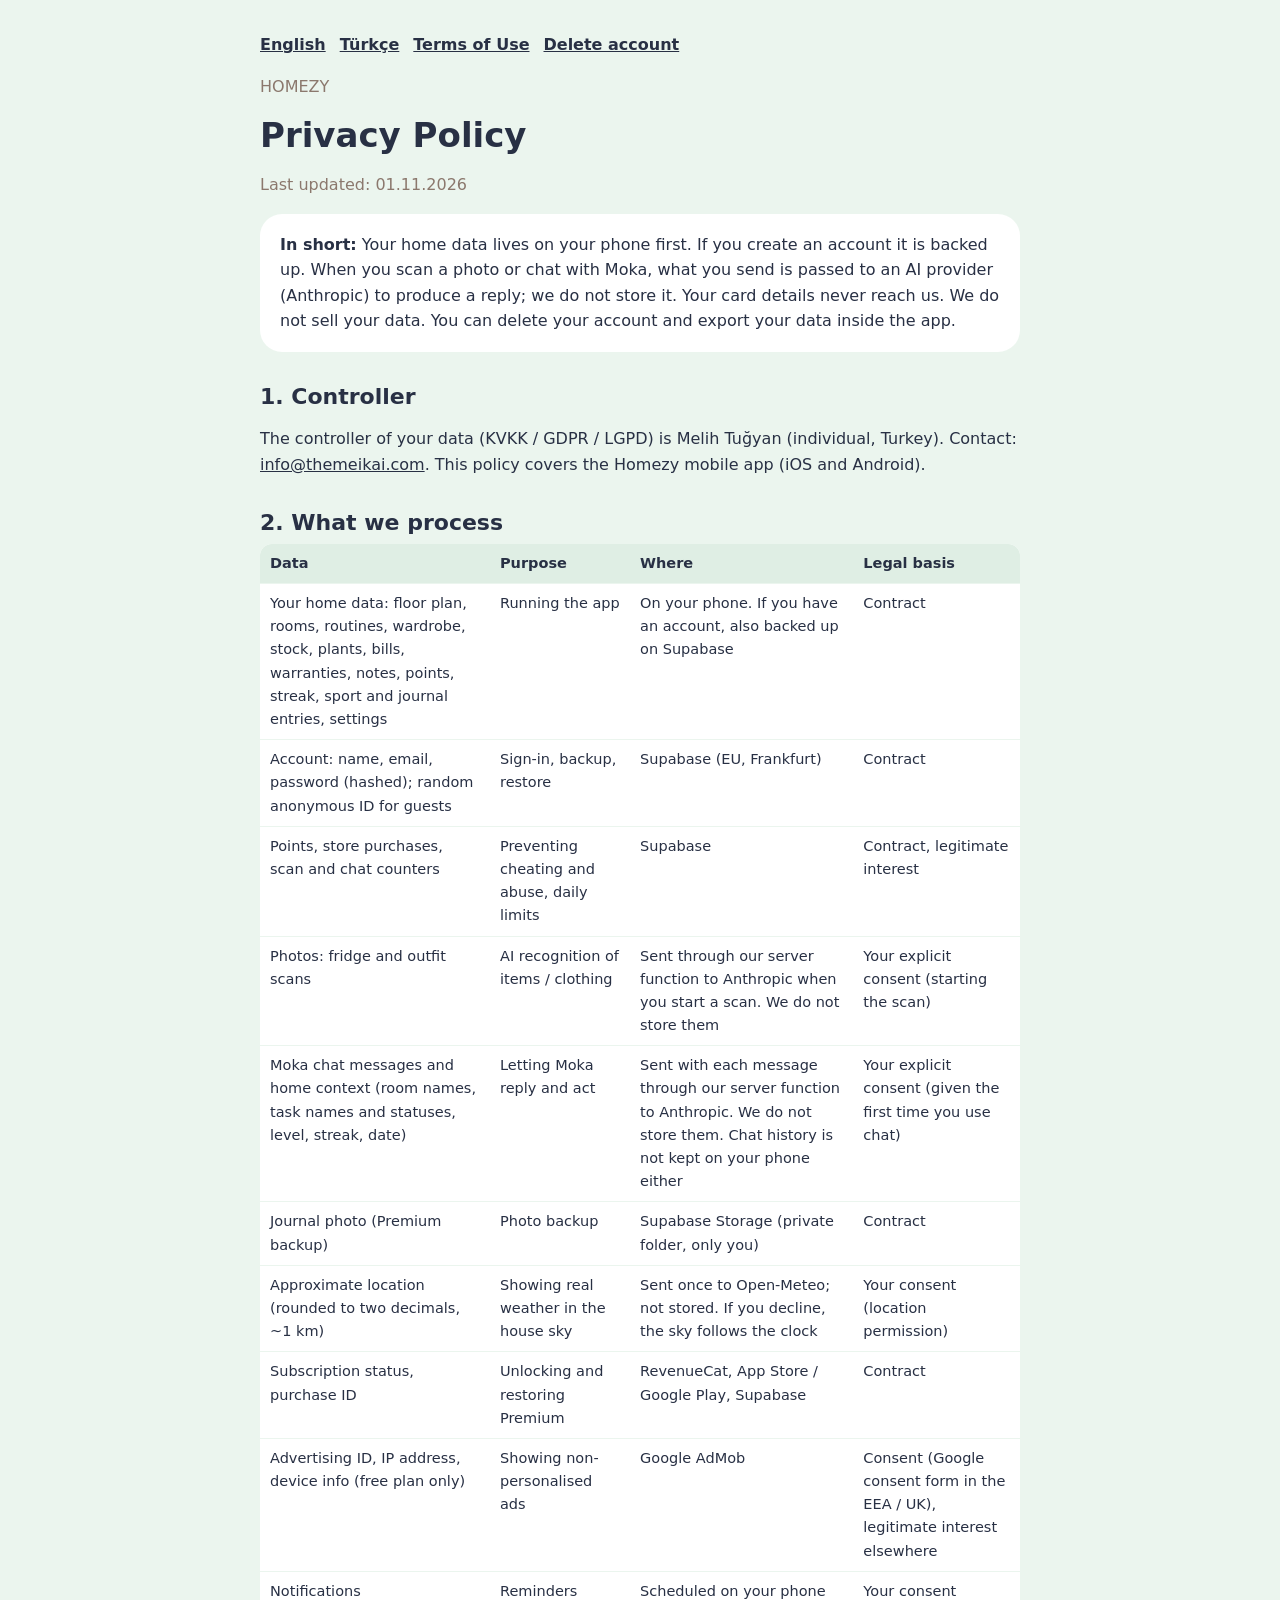
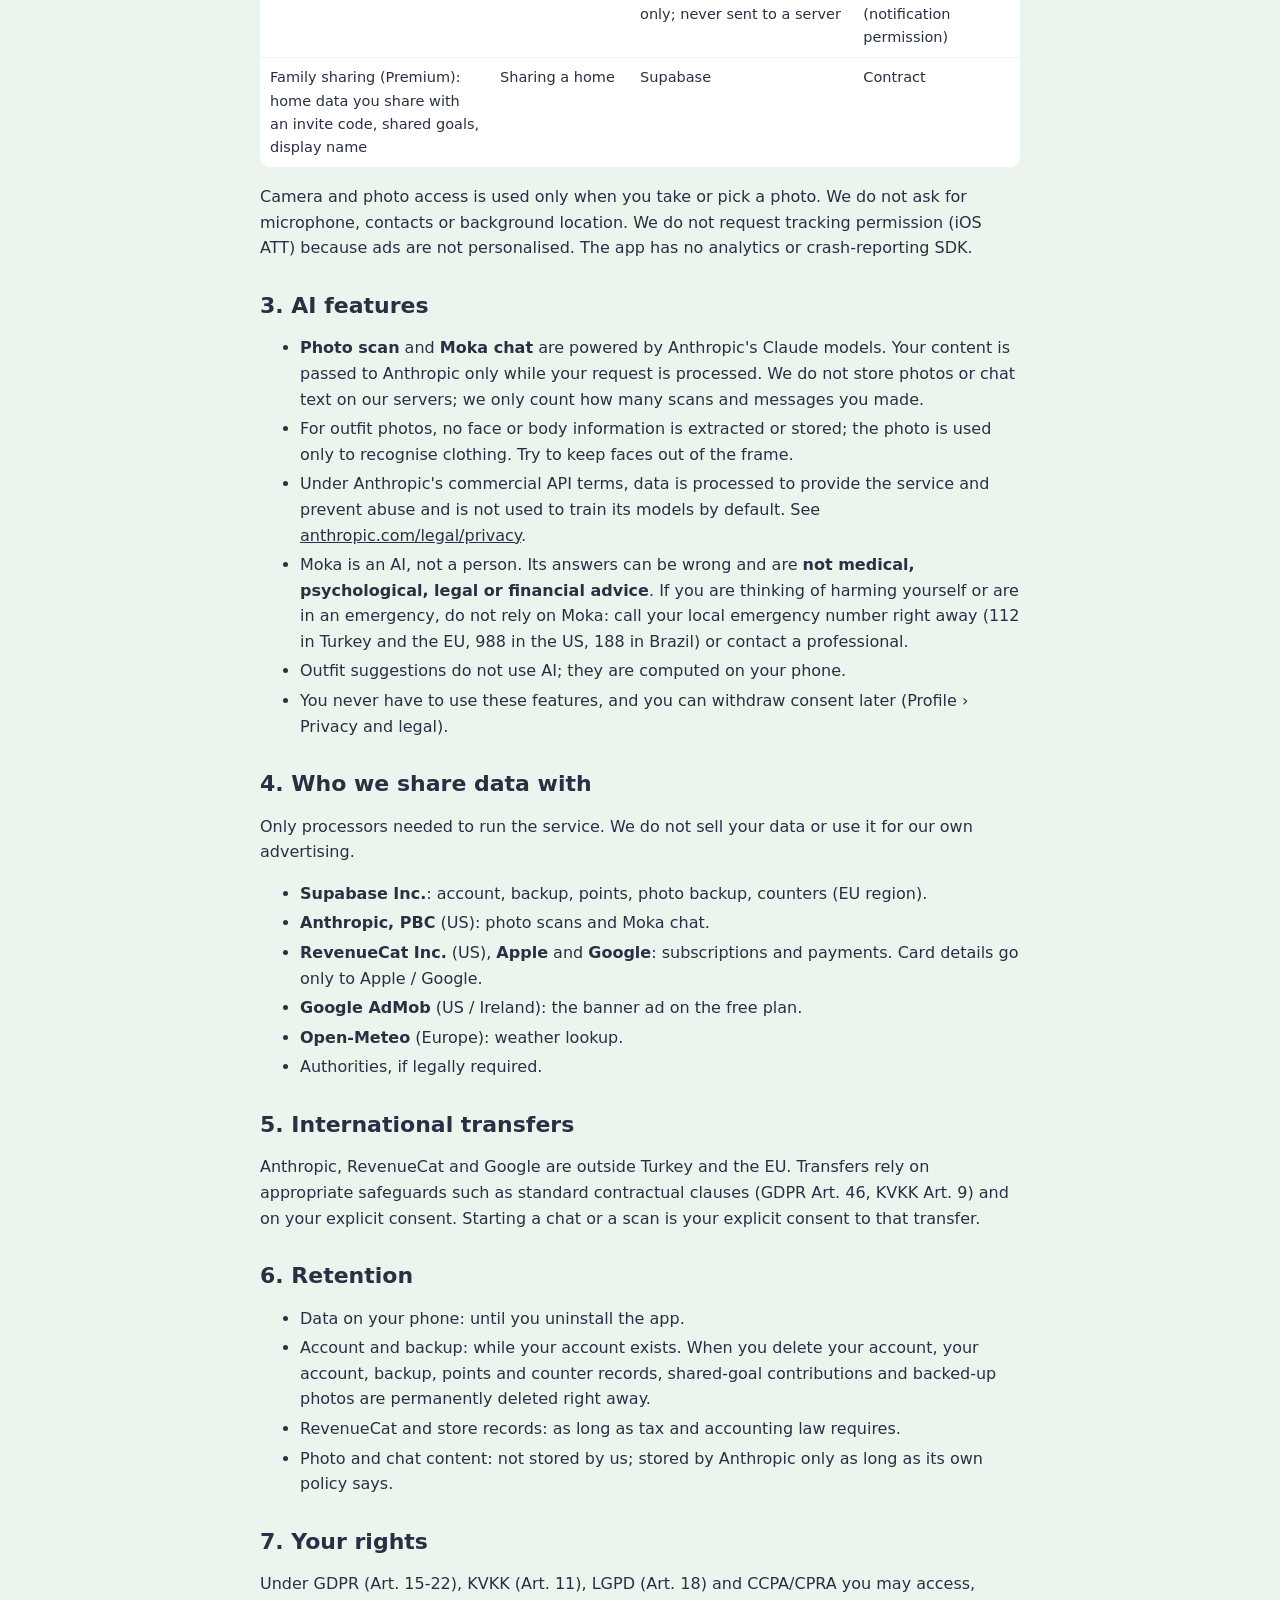
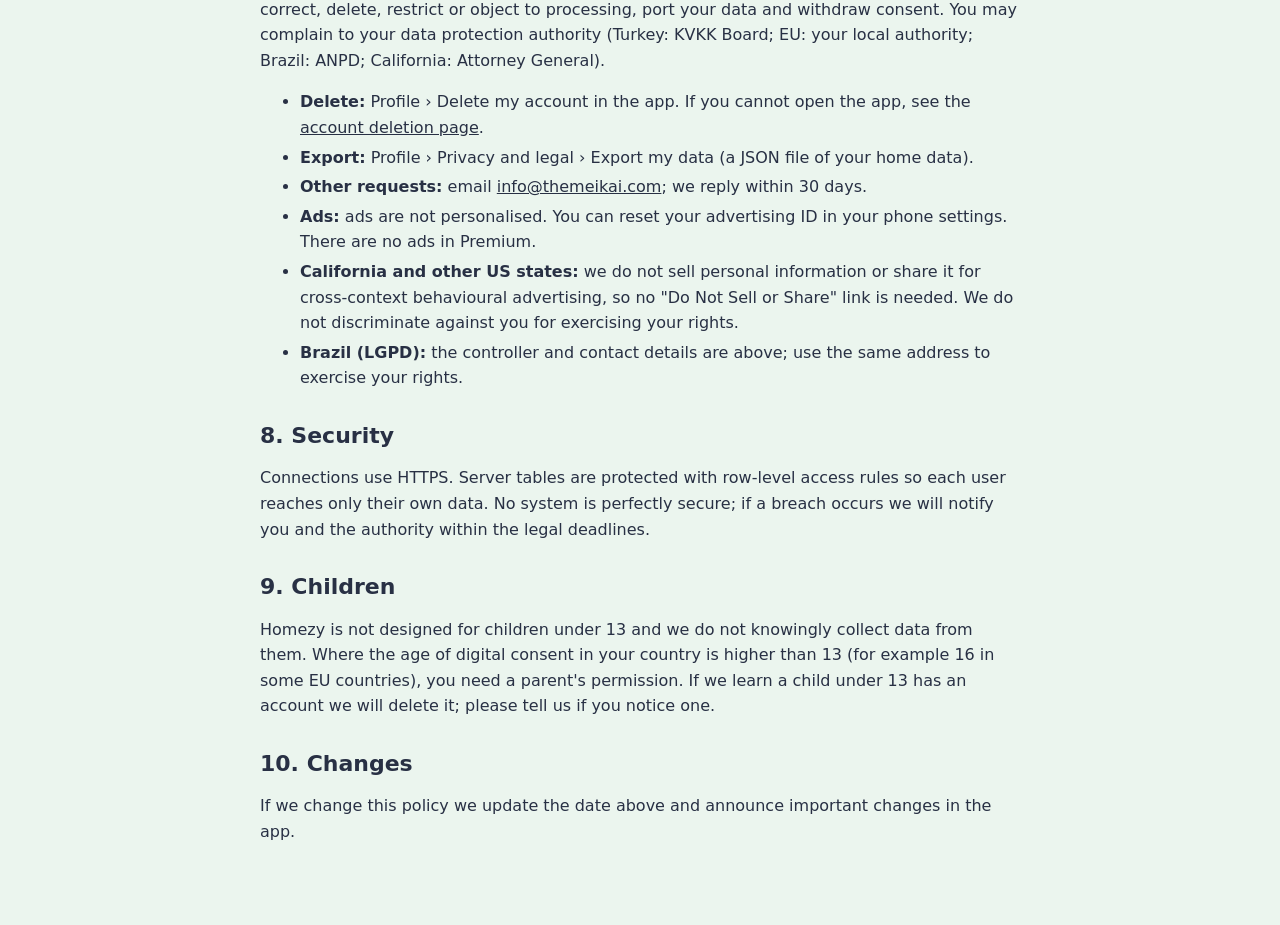
<file: homezy/privacy/index.html>
<!doctype html>
<html lang="en">
<head>
<meta charset="utf-8">
<meta name="viewport" content="width=device-width, initial-scale=1">
<meta name="robots" content="noindex">
<title>Homezy Privacy Policy</title>
<style>
body { margin: 0; background: #EBF5EE; color: #283044; font: 16px/1.6 Nunito, system-ui, sans-serif; }
main { max-width: 760px; margin: 0 auto; padding: 32px 18px 64px; }
h1, h2, h3 { font-family: "Baloo 2", system-ui, sans-serif; line-height: 1.2; }
h1 { font-size: 34px; margin: 0 0 4px; }
h2 { font-size: 22px; margin: 32px 0 8px; }
h3 { font-size: 17px; margin: 18px 0 4px; }
.muted { color: #8B786D; }
.card { background: #fff; border-radius: 22px; padding: 18px 20px; margin-top: 16px; }
.todo { background: #fff3cd; padding: 0 4px; border-radius: 4px; }
a { color: #283044; }
li { margin: 4px 0; }
table { border-collapse: collapse; width: 100%; font-size: 14.5px; background: #fff; border-radius: 12px; overflow: hidden; }
th, td { text-align: left; padding: 8px 10px; border-bottom: 1px solid #EBF5EE; vertical-align: top; }
th { background: #dfeee4; }
nav a { margin-right: 14px; font-weight: 700; }
@media (prefers-color-scheme: dark) {
  body { background: #283044; color: #EBF5EE; }
  .card, table { background: #323b52; }
  th { background: #3a4460; }
  td, th { border-color: #283044; }
  a { color: #EBF5EE; }
  .todo { background: #5c4d1a; }
}

</style>
</head>
<body>
<main>
<nav><a href="/homezy/privacy">English</a><a href="/homezy/gizlilik">Türkçe</a><a href="/homezy/terms">Terms of Use</a><a href="/homezy/hesap-silme">Delete account</a></nav>
<p class="muted">HOMEZY</p>
<h1>Privacy Policy</h1>
<p class="muted">Last updated: 01.11.2026</p>

<div class="card">
  <strong>In short:</strong> Your home data lives on your phone first. If you create an account it is backed up. When you scan a photo or chat with Moka, what you send is passed to an AI provider (Anthropic) to produce a reply; we do not store it. Your card details never reach us. We do not sell your data. You can delete your account and export your data inside the app.
</div>

<h2>1. Controller</h2>
<p>The controller of your data (KVKK / GDPR / LGPD) is Melih Tuğyan (individual, Turkey). Contact: <a href="mailto:info@themeikai.com">info@themeikai.com</a>. This policy covers the Homezy mobile app (iOS and Android).</p>

<h2>2. What we process</h2>
<table>
<tr><th>Data</th><th>Purpose</th><th>Where</th><th>Legal basis</th></tr>
<tr><td>Your home data: floor plan, rooms, routines, wardrobe, stock, plants, bills, warranties, notes, points, streak, sport and journal entries, settings</td><td>Running the app</td><td>On your phone. If you have an account, also backed up on Supabase</td><td>Contract</td></tr>
<tr><td>Account: name, email, password (hashed); random anonymous ID for guests</td><td>Sign-in, backup, restore</td><td>Supabase (EU, Frankfurt)</td><td>Contract</td></tr>
<tr><td>Points, store purchases, scan and chat counters</td><td>Preventing cheating and abuse, daily limits</td><td>Supabase</td><td>Contract, legitimate interest</td></tr>
<tr><td>Photos: fridge and outfit scans</td><td>AI recognition of items / clothing</td><td>Sent through our server function to Anthropic when you start a scan. We do not store them</td><td>Your explicit consent (starting the scan)</td></tr>
<tr><td>Moka chat messages and home context (room names, task names and statuses, level, streak, date)</td><td>Letting Moka reply and act</td><td>Sent with each message through our server function to Anthropic. We do not store them. Chat history is not kept on your phone either</td><td>Your explicit consent (given the first time you use chat)</td></tr>
<tr><td>Journal photo (Premium backup)</td><td>Photo backup</td><td>Supabase Storage (private folder, only you)</td><td>Contract</td></tr>
<tr><td>Approximate location (rounded to two decimals, ~1 km)</td><td>Showing real weather in the house sky</td><td>Sent once to Open-Meteo; not stored. If you decline, the sky follows the clock</td><td>Your consent (location permission)</td></tr>
<tr><td>Subscription status, purchase ID</td><td>Unlocking and restoring Premium</td><td>RevenueCat, App Store / Google Play, Supabase</td><td>Contract</td></tr>
<tr><td>Advertising ID, IP address, device info (free plan only)</td><td>Showing non-personalised ads</td><td>Google AdMob</td><td>Consent (Google consent form in the EEA / UK), legitimate interest elsewhere</td></tr>
<tr><td>Notifications</td><td>Reminders</td><td>Scheduled on your phone only; never sent to a server</td><td>Your consent (notification permission)</td></tr>
<tr><td>Family sharing (Premium): home data you share with an invite code, shared goals, display name</td><td>Sharing a home</td><td>Supabase</td><td>Contract</td></tr>
</table>
<p>Camera and photo access is used only when you take or pick a photo. We do not ask for microphone, contacts or background location. We do not request tracking permission (iOS ATT) because ads are not personalised. The app has no analytics or crash-reporting SDK.</p>

<h2>3. AI features</h2>
<ul>
  <li><strong>Photo scan</strong> and <strong>Moka chat</strong> are powered by Anthropic's Claude models. Your content is passed to Anthropic only while your request is processed. We do not store photos or chat text on our servers; we only count how many scans and messages you made.</li>
  <li>For outfit photos, no face or body information is extracted or stored; the photo is used only to recognise clothing. Try to keep faces out of the frame.</li>
  <li>Under Anthropic's commercial API terms, data is processed to provide the service and prevent abuse and is not used to train its models by default. See <a href="https://www.anthropic.com/legal/privacy">anthropic.com/legal/privacy</a>.</li>
  <li>Moka is an AI, not a person. Its answers can be wrong and are <strong>not medical, psychological, legal or financial advice</strong>. If you are thinking of harming yourself or are in an emergency, do not rely on Moka: call your local emergency number right away (112 in Turkey and the EU, 988 in the US, 188 in Brazil) or contact a professional.</li>
  <li>Outfit suggestions do not use AI; they are computed on your phone.</li>
  <li>You never have to use these features, and you can withdraw consent later (Profile › Privacy and legal).</li>
</ul>

<h2>4. Who we share data with</h2>
<p>Only processors needed to run the service. We do not sell your data or use it for our own advertising.</p>
<ul>
  <li><strong>Supabase Inc.</strong>: account, backup, points, photo backup, counters (EU region).</li>
  <li><strong>Anthropic, PBC</strong> (US): photo scans and Moka chat.</li>
  <li><strong>RevenueCat Inc.</strong> (US), <strong>Apple</strong> and <strong>Google</strong>: subscriptions and payments. Card details go only to Apple / Google.</li>
  <li><strong>Google AdMob</strong> (US / Ireland): the banner ad on the free plan.</li>
  <li><strong>Open-Meteo</strong> (Europe): weather lookup.</li>
  <li>Authorities, if legally required.</li>
</ul>

<h2>5. International transfers</h2>
<p>Anthropic, RevenueCat and Google are outside Turkey and the EU. Transfers rely on appropriate safeguards such as standard contractual clauses (GDPR Art. 46, KVKK Art. 9) and on your explicit consent. Starting a chat or a scan is your explicit consent to that transfer.</p>

<h2>6. Retention</h2>
<ul>
  <li>Data on your phone: until you uninstall the app.</li>
  <li>Account and backup: while your account exists. When you delete your account, your account, backup, points and counter records, shared-goal contributions and backed-up photos are permanently deleted right away.</li>
  <li>RevenueCat and store records: as long as tax and accounting law requires.</li>
  <li>Photo and chat content: not stored by us; stored by Anthropic only as long as its own policy says.</li>
</ul>

<h2>7. Your rights</h2>
<p>Under GDPR (Art. 15-22), KVKK (Art. 11), LGPD (Art. 18) and CCPA/CPRA you may access, correct, delete, restrict or object to processing, port your data and withdraw consent. You may complain to your data protection authority (Turkey: KVKK Board; EU: your local authority; Brazil: ANPD; California: Attorney General).</p>
<ul>
  <li><strong>Delete:</strong> Profile › Delete my account in the app. If you cannot open the app, see the <a href="/homezy/hesap-silme">account deletion page</a>.</li>
  <li><strong>Export:</strong> Profile › Privacy and legal › Export my data (a JSON file of your home data).</li>
  <li><strong>Other requests:</strong> email <a href="mailto:info@themeikai.com">info@themeikai.com</a>; we reply within 30 days.</li>
  <li><strong>Ads:</strong> ads are not personalised. You can reset your advertising ID in your phone settings. There are no ads in Premium.</li>
  <li><strong>California and other US states:</strong> we do not sell personal information or share it for cross-context behavioural advertising, so no "Do Not Sell or Share" link is needed. We do not discriminate against you for exercising your rights.</li>
  <li><strong>Brazil (LGPD):</strong> the controller and contact details are above; use the same address to exercise your rights.</li>
</ul>

<h2>8. Security</h2>
<p>Connections use HTTPS. Server tables are protected with row-level access rules so each user reaches only their own data. No system is perfectly secure; if a breach occurs we will notify you and the authority within the legal deadlines.</p>

<h2>9. Children</h2>
<p>Homezy is not designed for children under 13 and we do not knowingly collect data from them. Where the age of digital consent in your country is higher than 13 (for example 16 in some EU countries), you need a parent's permission. If we learn a child under 13 has an account we will delete it; please tell us if you notice one.</p>

<h2>10. Changes</h2>
<p>If we change this policy we update the date above and announce important changes in the app.</p>
</main>
</body>
</html>
</file>
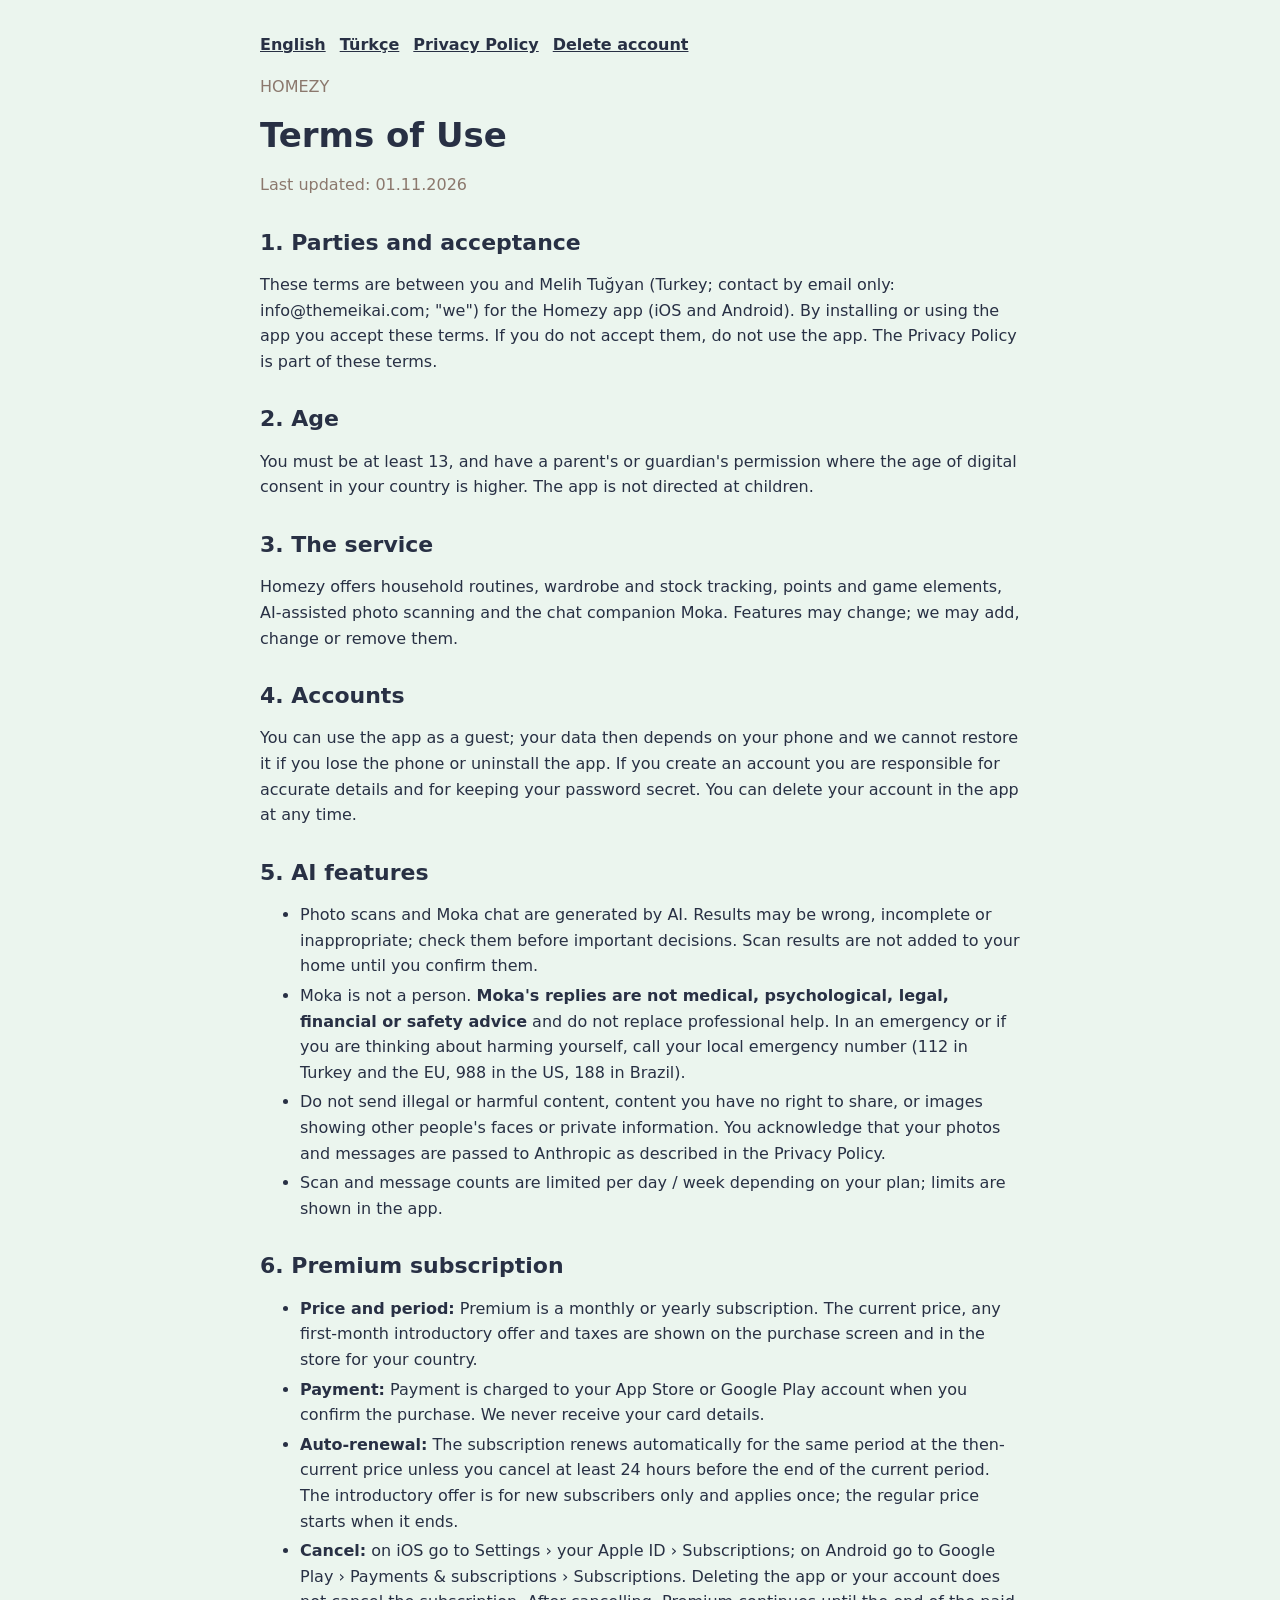
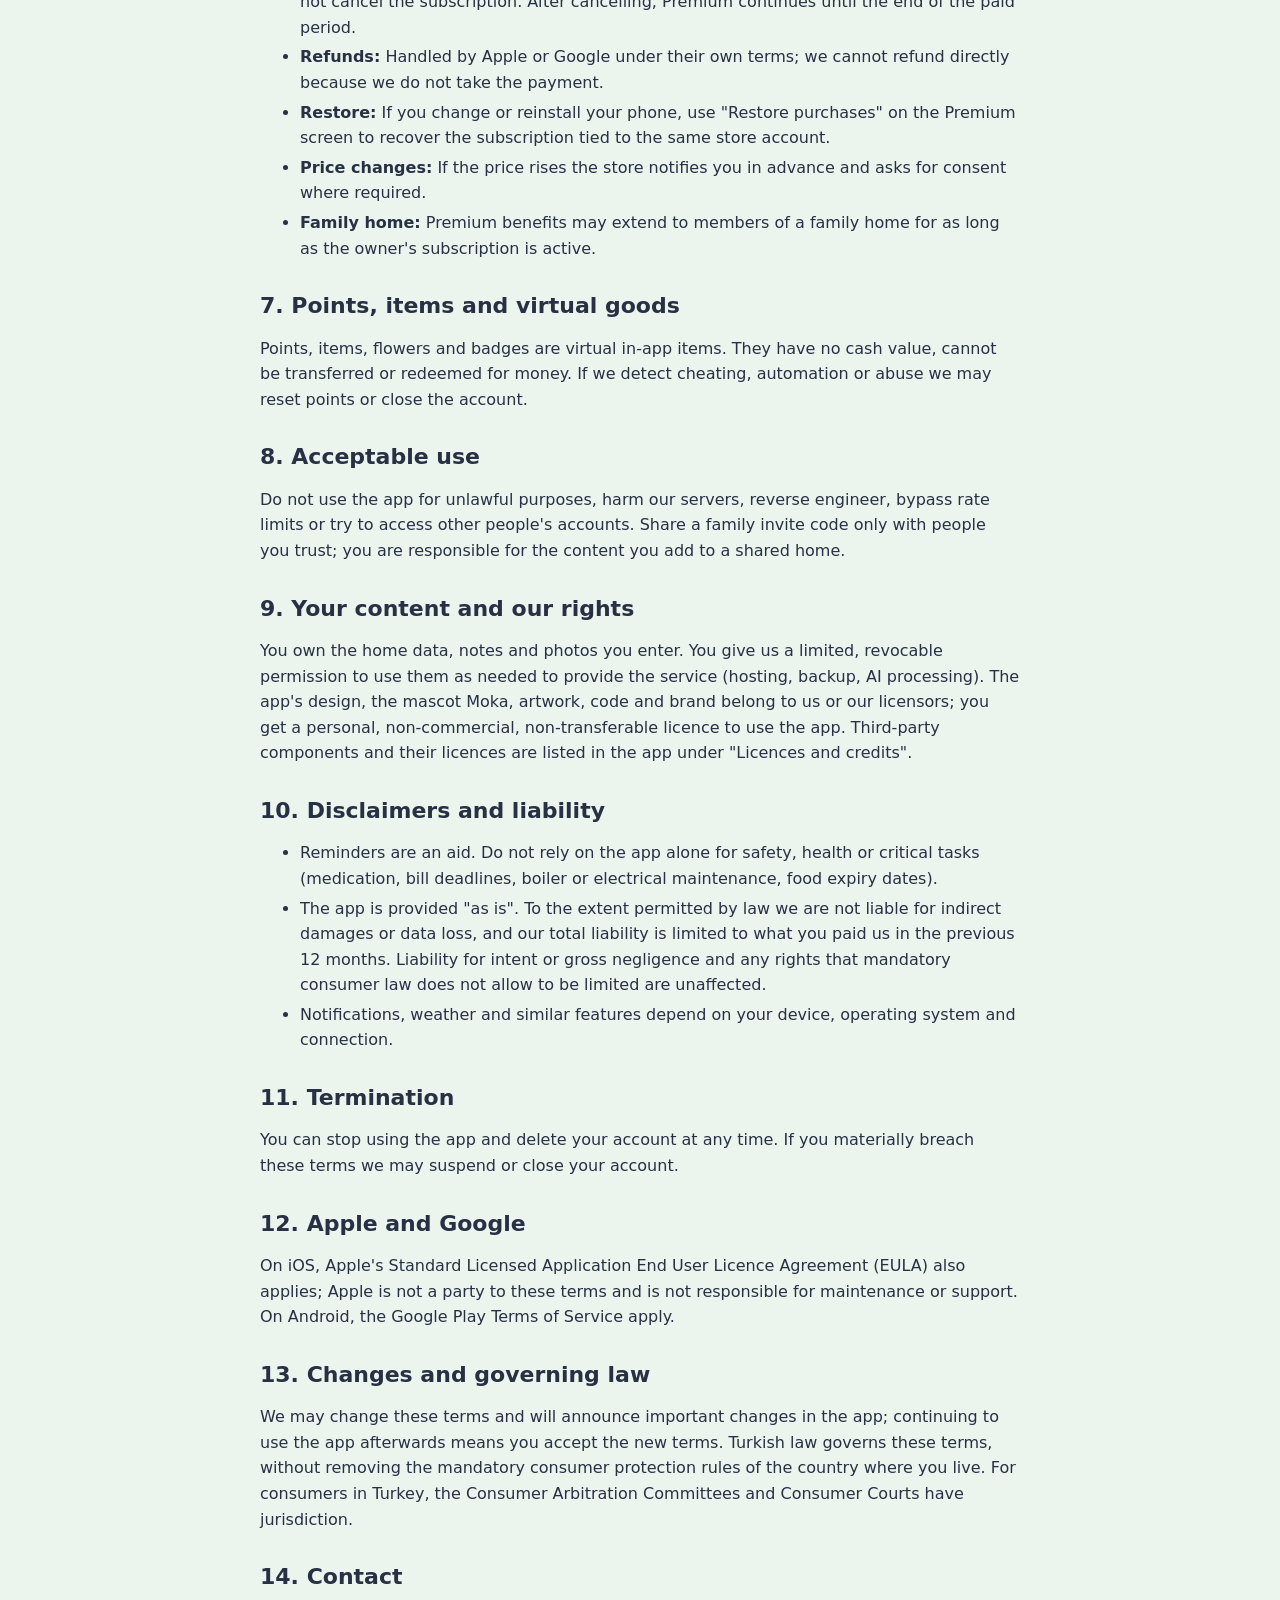
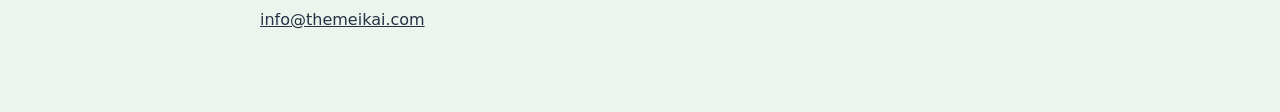
<file: homezy/terms/index.html>
<!doctype html>
<html lang="en">
<head>
<meta charset="utf-8">
<meta name="viewport" content="width=device-width, initial-scale=1">
<meta name="robots" content="noindex">
<title>Homezy Terms of Use</title>
<style>
body { margin: 0; background: #EBF5EE; color: #283044; font: 16px/1.6 Nunito, system-ui, sans-serif; }
main { max-width: 760px; margin: 0 auto; padding: 32px 18px 64px; }
h1, h2, h3 { font-family: "Baloo 2", system-ui, sans-serif; line-height: 1.2; }
h1 { font-size: 34px; margin: 0 0 4px; }
h2 { font-size: 22px; margin: 32px 0 8px; }
h3 { font-size: 17px; margin: 18px 0 4px; }
.muted { color: #8B786D; }
.card { background: #fff; border-radius: 22px; padding: 18px 20px; margin-top: 16px; }
.todo { background: #fff3cd; padding: 0 4px; border-radius: 4px; }
a { color: #283044; }
li { margin: 4px 0; }
table { border-collapse: collapse; width: 100%; font-size: 14.5px; background: #fff; border-radius: 12px; overflow: hidden; }
th, td { text-align: left; padding: 8px 10px; border-bottom: 1px solid #EBF5EE; vertical-align: top; }
th { background: #dfeee4; }
nav a { margin-right: 14px; font-weight: 700; }
@media (prefers-color-scheme: dark) {
  body { background: #283044; color: #EBF5EE; }
  .card, table { background: #323b52; }
  th { background: #3a4460; }
  td, th { border-color: #283044; }
  a { color: #EBF5EE; }
  .todo { background: #5c4d1a; }
}

</style>
</head>
<body>
<main>
<nav><a href="/homezy/terms">English</a><a href="/homezy/kosullar">Türkçe</a><a href="/homezy/privacy">Privacy Policy</a><a href="/homezy/hesap-silme">Delete account</a></nav>
<p class="muted">HOMEZY</p>
<h1>Terms of Use</h1>
<p class="muted">Last updated: 01.11.2026</p>

<h2>1. Parties and acceptance</h2>
<p>These terms are between you and Melih Tuğyan (Turkey; contact by email only: info@themeikai.com; "we") for the Homezy app (iOS and Android). By installing or using the app you accept these terms. If you do not accept them, do not use the app. The Privacy Policy is part of these terms.</p>

<h2>2. Age</h2>
<p>You must be at least 13, and have a parent's or guardian's permission where the age of digital consent in your country is higher. The app is not directed at children.</p>

<h2>3. The service</h2>
<p>Homezy offers household routines, wardrobe and stock tracking, points and game elements, AI-assisted photo scanning and the chat companion Moka. Features may change; we may add, change or remove them.</p>

<h2>4. Accounts</h2>
<p>You can use the app as a guest; your data then depends on your phone and we cannot restore it if you lose the phone or uninstall the app. If you create an account you are responsible for accurate details and for keeping your password secret. You can delete your account in the app at any time.</p>

<h2>5. AI features</h2>
<ul>
  <li>Photo scans and Moka chat are generated by AI. Results may be wrong, incomplete or inappropriate; check them before important decisions. Scan results are not added to your home until you confirm them.</li>
  <li>Moka is not a person. <strong>Moka's replies are not medical, psychological, legal, financial or safety advice</strong> and do not replace professional help. In an emergency or if you are thinking about harming yourself, call your local emergency number (112 in Turkey and the EU, 988 in the US, 188 in Brazil).</li>
  <li>Do not send illegal or harmful content, content you have no right to share, or images showing other people's faces or private information. You acknowledge that your photos and messages are passed to Anthropic as described in the Privacy Policy.</li>
  <li>Scan and message counts are limited per day / week depending on your plan; limits are shown in the app.</li>
</ul>

<h2>6. Premium subscription</h2>
<ul>
  <li><strong>Price and period:</strong> Premium is a monthly or yearly subscription. The current price, any first-month introductory offer and taxes are shown on the purchase screen and in the store for your country.</li>
  <li><strong>Payment:</strong> Payment is charged to your App Store or Google Play account when you confirm the purchase. We never receive your card details.</li>
  <li><strong>Auto-renewal:</strong> The subscription renews automatically for the same period at the then-current price unless you cancel at least 24 hours before the end of the current period. The introductory offer is for new subscribers only and applies once; the regular price starts when it ends.</li>
  <li><strong>Cancel:</strong> on iOS go to Settings › your Apple ID › Subscriptions; on Android go to Google Play › Payments &amp; subscriptions › Subscriptions. Deleting the app or your account does not cancel the subscription. After cancelling, Premium continues until the end of the paid period.</li>
  <li><strong>Refunds:</strong> Handled by Apple or Google under their own terms; we cannot refund directly because we do not take the payment.</li>
  <li><strong>Restore:</strong> If you change or reinstall your phone, use "Restore purchases" on the Premium screen to recover the subscription tied to the same store account.</li>
  <li><strong>Price changes:</strong> If the price rises the store notifies you in advance and asks for consent where required.</li>
  <li><strong>Family home:</strong> Premium benefits may extend to members of a family home for as long as the owner's subscription is active.</li>
</ul>

<h2>7. Points, items and virtual goods</h2>
<p>Points, items, flowers and badges are virtual in-app items. They have no cash value, cannot be transferred or redeemed for money. If we detect cheating, automation or abuse we may reset points or close the account.</p>

<h2>8. Acceptable use</h2>
<p>Do not use the app for unlawful purposes, harm our servers, reverse engineer, bypass rate limits or try to access other people's accounts. Share a family invite code only with people you trust; you are responsible for the content you add to a shared home.</p>

<h2>9. Your content and our rights</h2>
<p>You own the home data, notes and photos you enter. You give us a limited, revocable permission to use them as needed to provide the service (hosting, backup, AI processing). The app's design, the mascot Moka, artwork, code and brand belong to us or our licensors; you get a personal, non-commercial, non-transferable licence to use the app. Third-party components and their licences are listed in the app under "Licences and credits".</p>

<h2>10. Disclaimers and liability</h2>
<ul>
  <li>Reminders are an aid. Do not rely on the app alone for safety, health or critical tasks (medication, bill deadlines, boiler or electrical maintenance, food expiry dates).</li>
  <li>The app is provided "as is". To the extent permitted by law we are not liable for indirect damages or data loss, and our total liability is limited to what you paid us in the previous 12 months. Liability for intent or gross negligence and any rights that mandatory consumer law does not allow to be limited are unaffected.</li>
  <li>Notifications, weather and similar features depend on your device, operating system and connection.</li>
</ul>

<h2>11. Termination</h2>
<p>You can stop using the app and delete your account at any time. If you materially breach these terms we may suspend or close your account.</p>

<h2>12. Apple and Google</h2>
<p>On iOS, Apple's Standard Licensed Application End User Licence Agreement (EULA) also applies; Apple is not a party to these terms and is not responsible for maintenance or support. On Android, the Google Play Terms of Service apply.</p>

<h2>13. Changes and governing law</h2>
<p>We may change these terms and will announce important changes in the app; continuing to use the app afterwards means you accept the new terms. Turkish law governs these terms, without removing the mandatory consumer protection rules of the country where you live. For consumers in Turkey, the Consumer Arbitration Committees and Consumer Courts have jurisdiction.</p>

<h2>14. Contact</h2>
<p><a href="mailto:info@themeikai.com">info@themeikai.com</a></p>
</main>
</body>
</html>
</file>
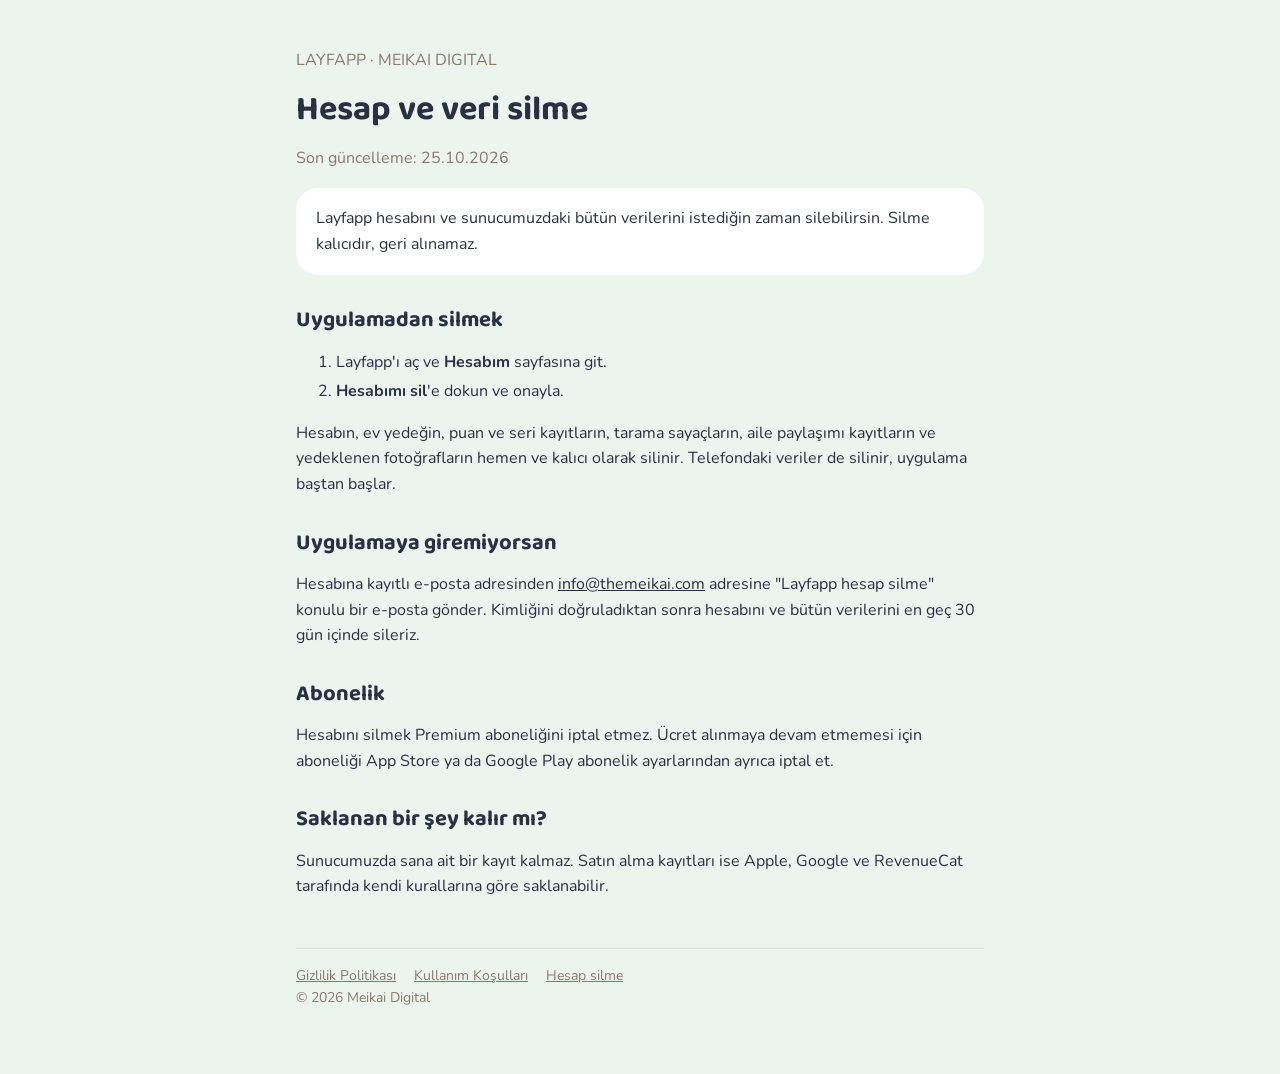
<file: layfapp/hesap-silme/index.html>
<!doctype html>
<html lang="tr">
<head>
<meta charset="utf-8">
<meta name="viewport" content="width=device-width, initial-scale=1">
<meta name="robots" content="noindex">
<title>Layfapp Hesap Silme</title>
<link rel="preconnect" href="https://fonts.googleapis.com">
<link rel="stylesheet" href="https://fonts.googleapis.com/css2?family=Baloo+2:wght@600;700&family=Nunito:wght@400;700&display=swap">
<style>
  :root { --bg: #EBF5EE; --ink: #283044; --muted: #8B786D; --card: #FFFFFF; --line: #D5E3D9; }
  @media (prefers-color-scheme: dark) { :root { --bg: #283044; --ink: #EBF5EE; --muted: #BFA89E; --card: #333C52; --line: #3E4862; } }
  * { box-sizing: border-box; }
  body { margin: 0; background: var(--bg); color: var(--ink); font: 16px/1.6 Nunito, system-ui, -apple-system, "Segoe UI", sans-serif; }
  main { max-width: 720px; margin: 0 auto; padding: 32px 16px 64px; }
  h1, h2 { font-family: "Baloo 2", system-ui, sans-serif; line-height: 1.2; }
  h1 { font-size: 34px; margin: 0 0 4px; }
  h2 { font-size: 22px; margin: 32px 0 8px; }
  .muted { color: var(--muted); }
  .card { background: var(--card); border-radius: 22px; padding: 18px 20px; margin-top: 16px; }
  a { color: inherit; }
  li { margin: 4px 0; }
  footer { margin-top: 48px; padding-top: 16px; border-top: 1px solid var(--line); font-size: 14px; }
  footer a { margin-right: 14px; }
</style>
</head>
<body>
<main>
<p class="muted">LAYFAPP · MEIKAI DIGITAL</p>
<h1>Hesap ve veri silme</h1>
<p class="muted">Son güncelleme: 25.10.2026</p>

<div class="card">
  Layfapp hesabını ve sunucumuzdaki bütün verilerini istediğin zaman silebilirsin. Silme kalıcıdır, geri alınamaz.
</div>

<h2>Uygulamadan silmek</h2>
<ol>
  <li>Layfapp'ı aç ve <strong>Hesabım</strong> sayfasına git.</li>
  <li><strong>Hesabımı sil</strong>'e dokun ve onayla.</li>
</ol>
<p>Hesabın, ev yedeğin, puan ve seri kayıtların, tarama sayaçların, aile paylaşımı kayıtların ve yedeklenen fotoğrafların hemen ve kalıcı olarak silinir. Telefondaki veriler de silinir, uygulama baştan başlar.</p>

<h2>Uygulamaya giremiyorsan</h2>
<p>Hesabına kayıtlı e-posta adresinden <a href="mailto:info@themeikai.com?subject=Layfapp%20hesap%20silme">info@themeikai.com</a> adresine "Layfapp hesap silme" konulu bir e-posta gönder. Kimliğini doğruladıktan sonra hesabını ve bütün verilerini en geç 30 gün içinde sileriz.</p>

<h2>Abonelik</h2>
<p>Hesabını silmek Premium aboneliğini iptal etmez. Ücret alınmaya devam etmemesi için aboneliği App Store ya da Google Play abonelik ayarlarından ayrıca iptal et.</p>

<h2>Saklanan bir şey kalır mı?</h2>
<p>Sunucumuzda sana ait bir kayıt kalmaz. Satın alma kayıtları ise Apple, Google ve RevenueCat tarafında kendi kurallarına göre saklanabilir.</p>

<footer class="muted">
  <a href="/homezy/gizlilik">Gizlilik Politikası</a>
  <a href="/homezy/kosullar">Kullanım Koşulları</a>
  <a href="/layfapp/hesap-silme">Hesap silme</a>
  <div>© 2026 Meikai Digital</div>
</footer>
</main>
</body>
</html>
</file>
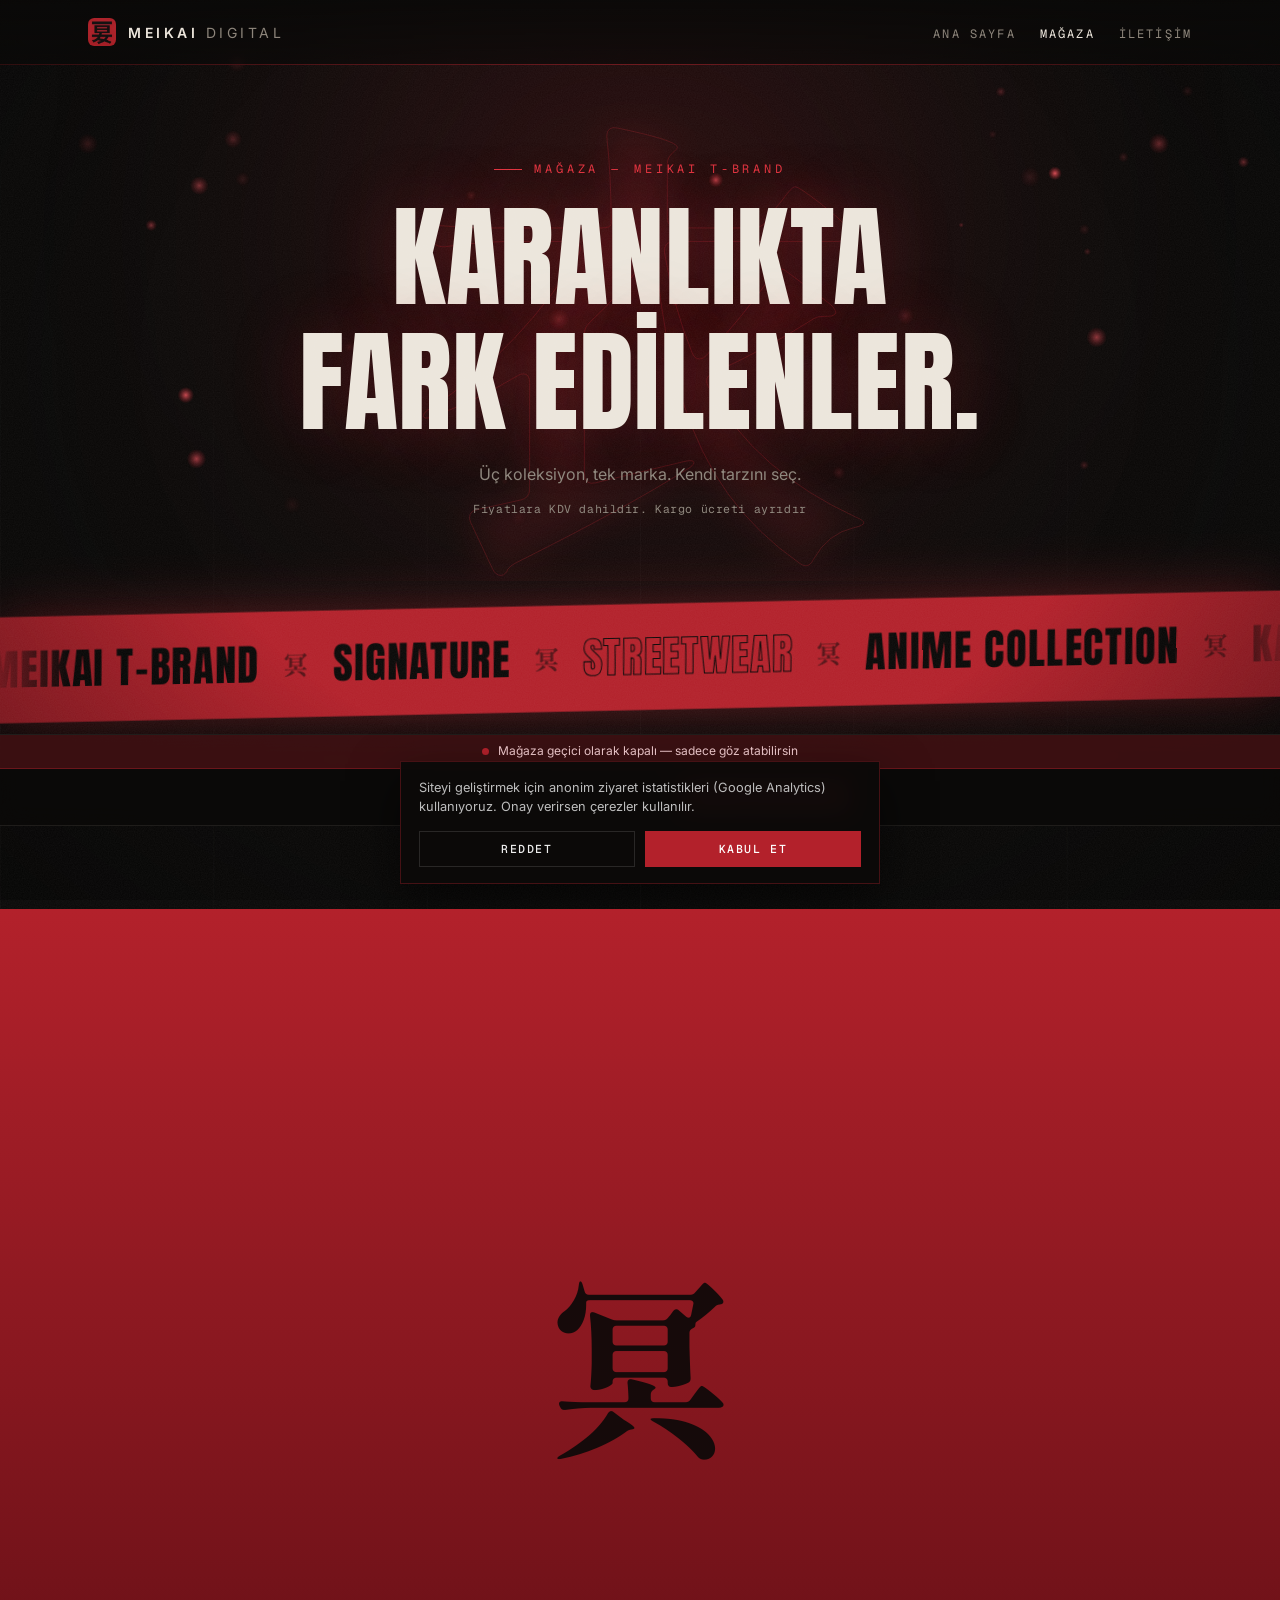
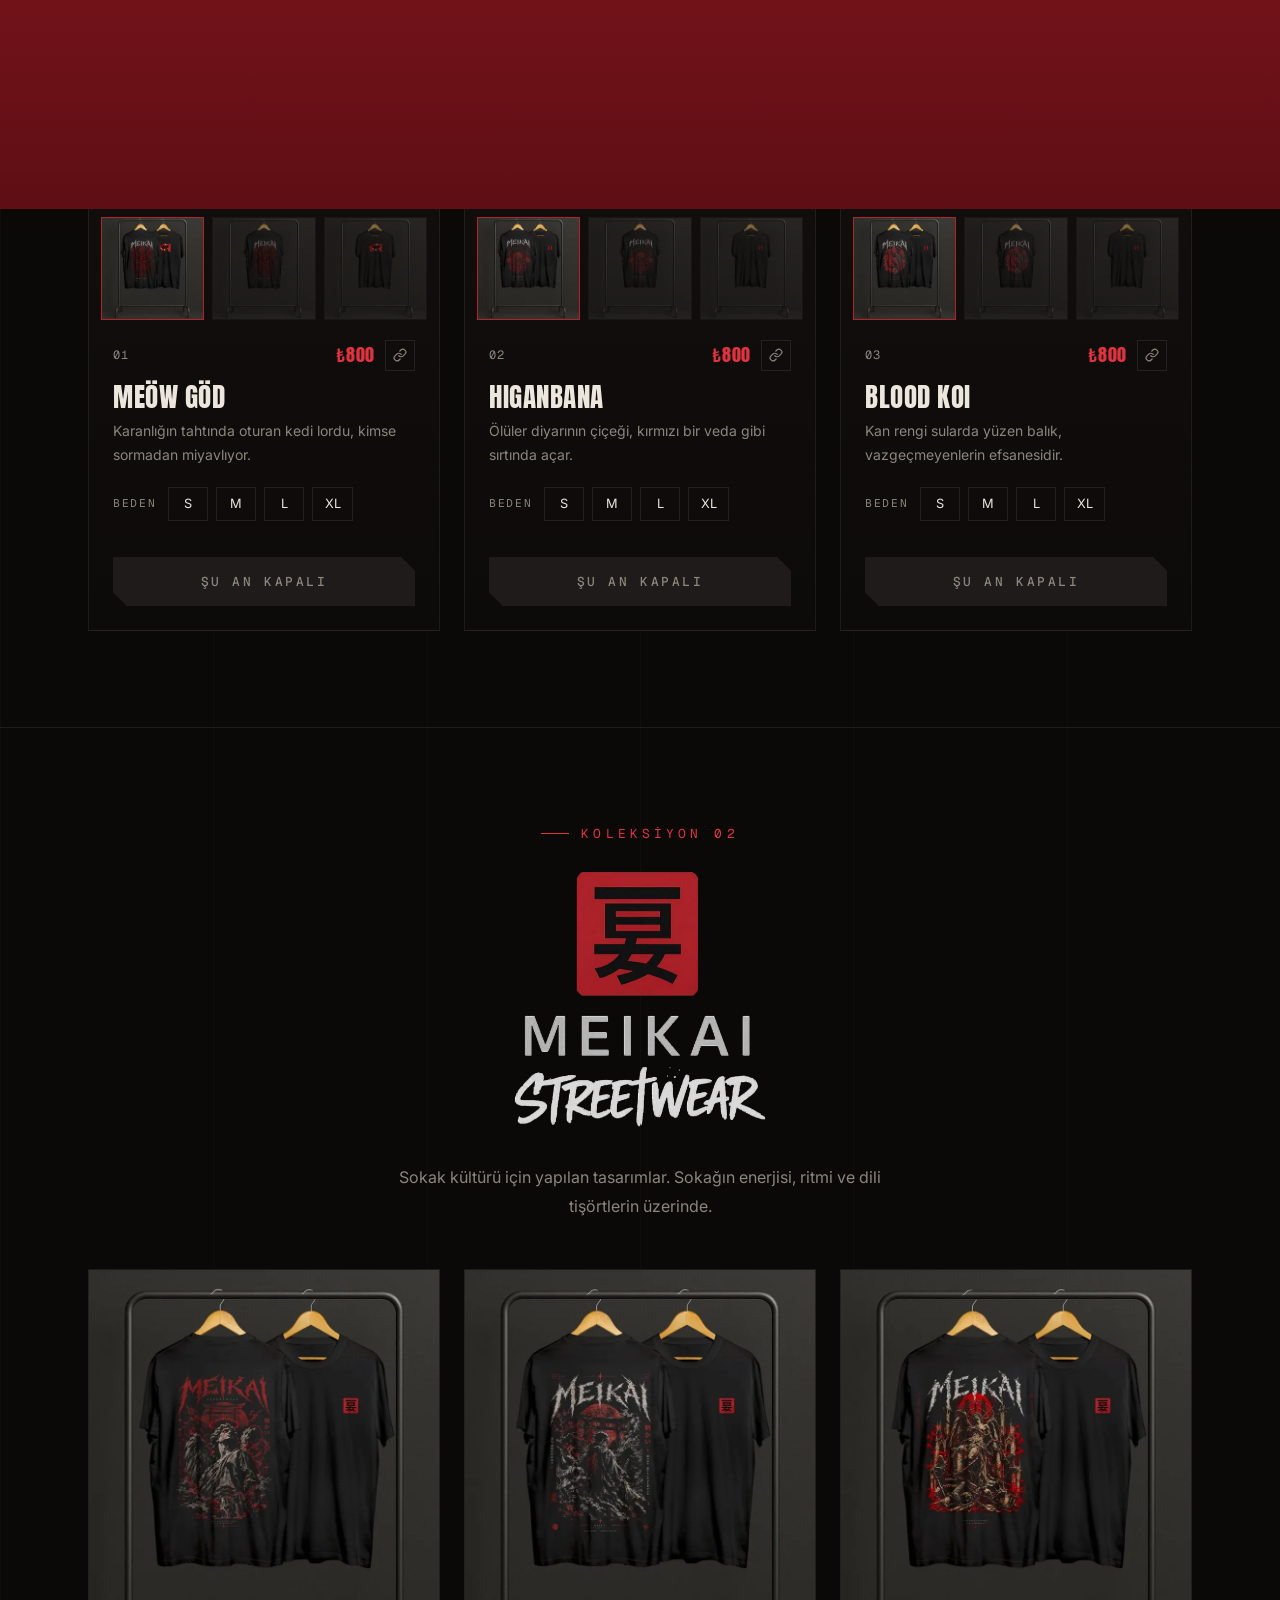
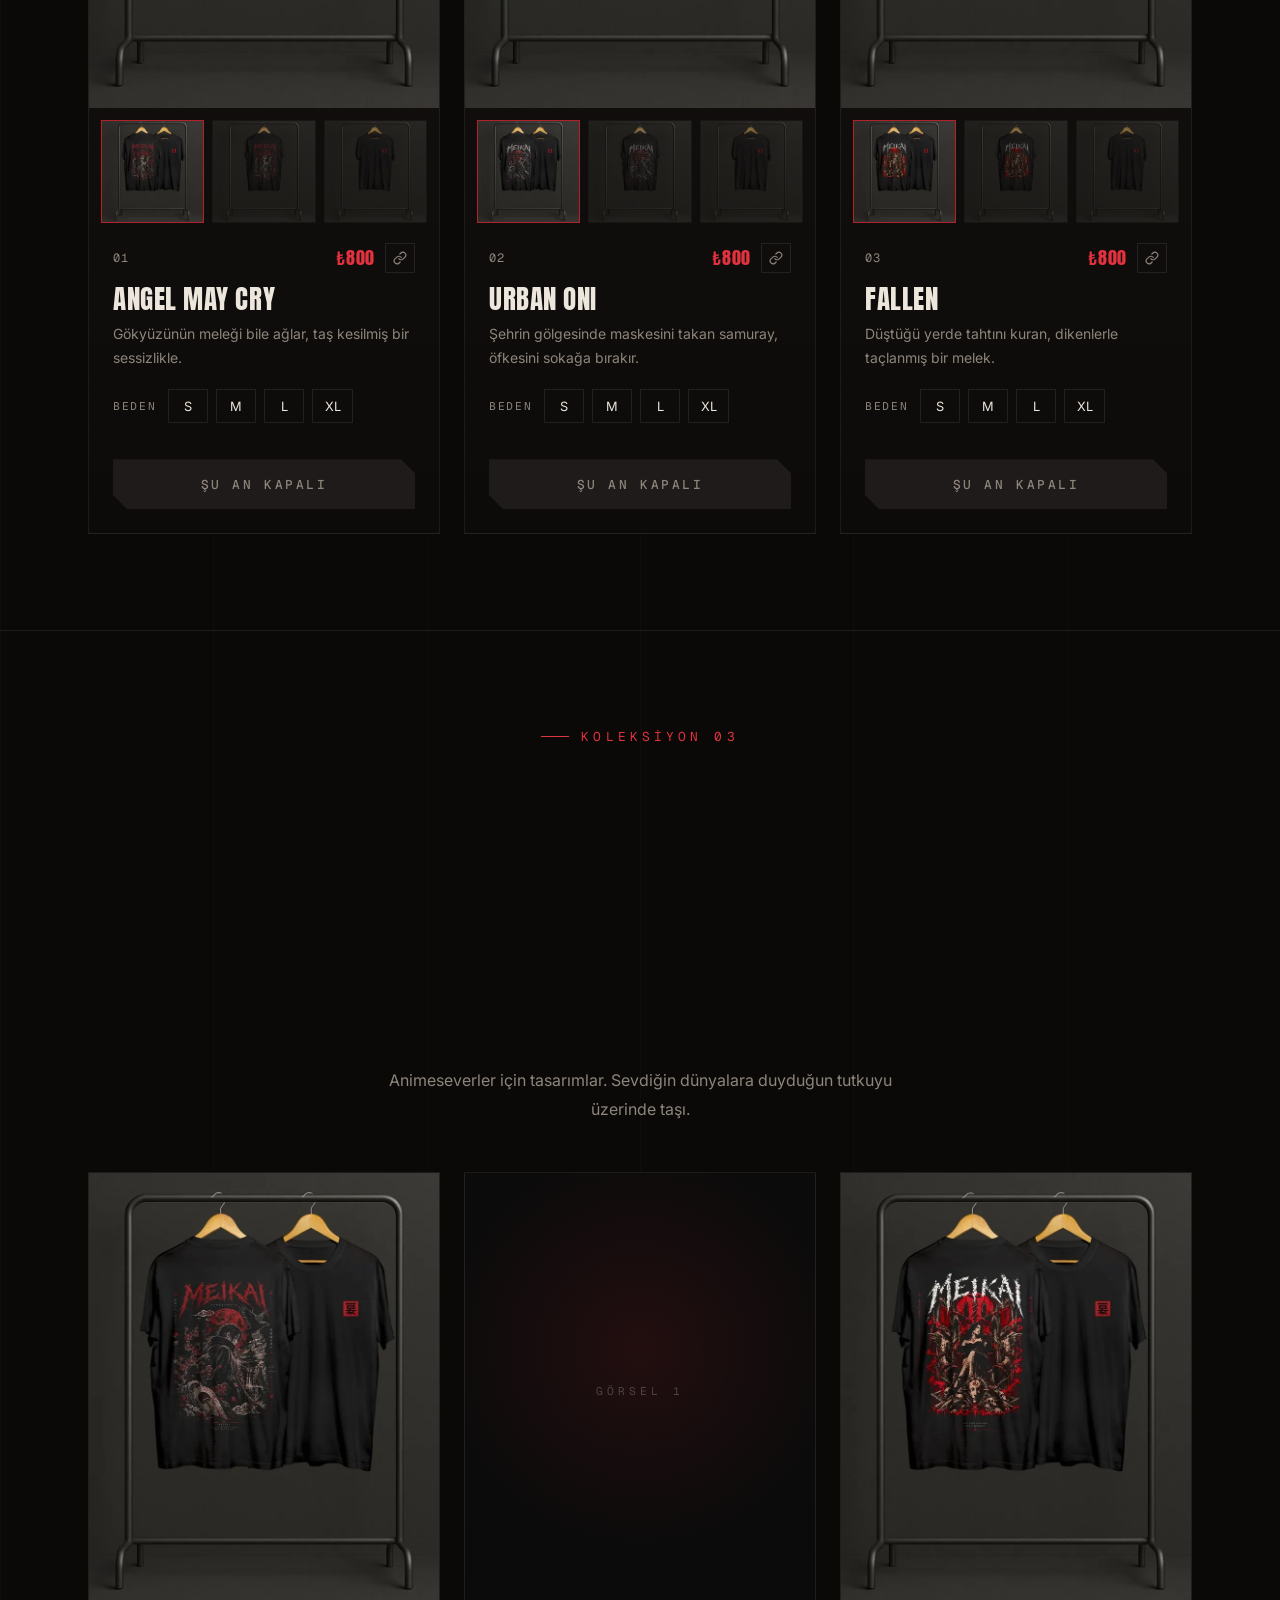
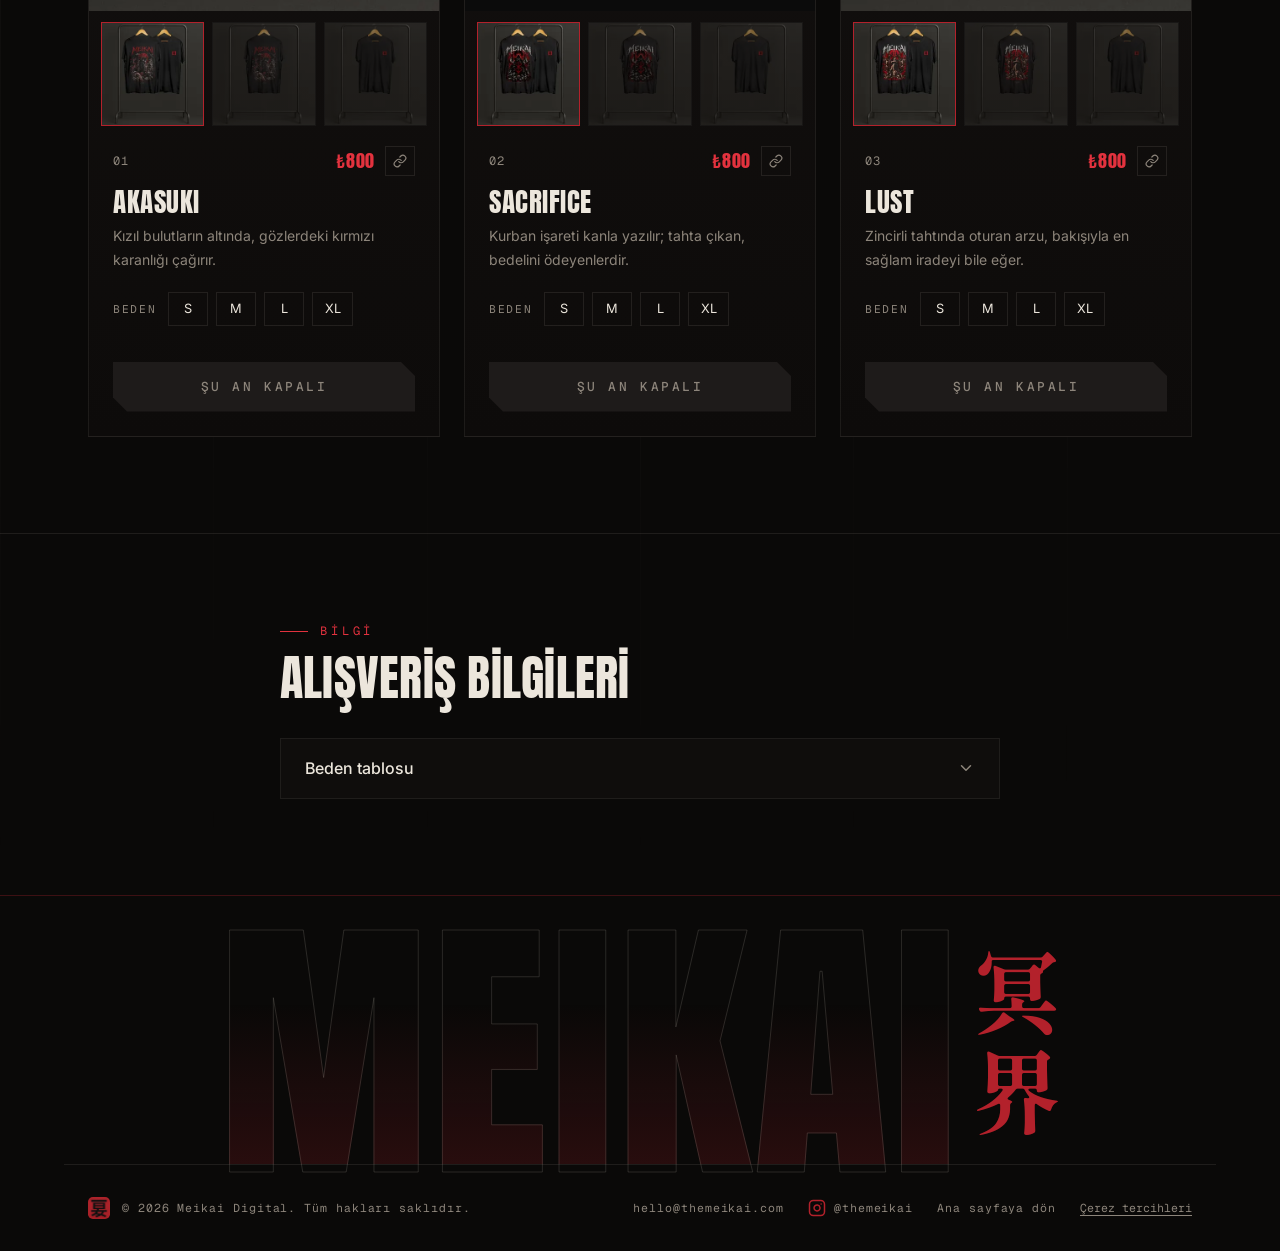
<file: magaza.html>
<!DOCTYPE html>
<html lang="tr">
<head>
  <meta charset="UTF-8" />
  <meta name="viewport" content="width=device-width, initial-scale=1, viewport-fit=cover" />
  <style>html{background:#0e0e0e}</style>
  <meta name="theme-color" content="#0e0e0e" />
  <script>
    /* Intro oturum başına bir kez oynar (ana sayfayla ortak); 'js' sınıfı animasyonların JS yokken gizlenmemesini sağlar */
    try {
      var nav = performance.getEntriesByType('navigation')[0];
      if (document.referrer && new URL(document.referrer).origin === location.origin && !(nav && nav.type === 'reload')) document.documentElement.classList.add('skip-intro');
    } catch (e) {}
    document.documentElement.classList.add('js');
    /* Intro, sayfa tamamen yüklenip ekranda görünür olana kadar ilk karesinde bekler: iPhone'da Chrome sayfayı
       yükleme bitene kadar beyaz ekranla örter, Chrome/Safari adres çubuğundan sayfayı arka planda önceden yükleyebilir */
    (function (de) {
      if (de.classList.contains('skip-intro') || !window.requestAnimationFrame) return;
      de.classList.add('intro-wait');
      var loaded = false, started = false;
      function start() { started = true; de.classList.remove('intro-wait'); }
      function go() {
        if (started || !loaded || document.visibilityState === 'hidden' || document.prerendering) return;
        started = true;
        requestAnimationFrame(function () { requestAnimationFrame(start); });
      }
      addEventListener('load', function () { loaded = true; go(); });
      /* Görsel çok olan sayfalarda (studio) load geç gelebilir: sayfa çözüldükten en geç 2 sn sonra başla */
      document.addEventListener('DOMContentLoaded', function () { setTimeout(function () { loaded = true; go(); }, 2000); });
      addEventListener('pageshow', go);
      document.addEventListener('visibilitychange', go);
      document.addEventListener('prerenderingchange', go);
      setTimeout(function () { loaded = true; go(); }, 6000);
    })(document.documentElement);
    /* Küçük görsel kopyası (images/s, images/t) yoksa asıl görsele düş */
    addEventListener('error', function (e) { var i = e.target, u; if (i.tagName === 'IMG' && /images\/[st]\//.test(u = i.currentSrc || i.src)) { i.removeAttribute('srcset'); i.src = u.replace(/images\/[st]\//, 'images/'); } }, true);
  </script>
  <title>Mağaza — Meikai T-brand | Meikai Digital</title>
  <meta name="description" id="meta-desc" content="Meikai T-brand tişört koleksiyonu. Karanlık ve özgün, yeraltından gelen tasarımlar." />
  <link rel="icon" href="images/favicon.png" type="image/png" />
  <link rel="apple-touch-icon" href="images/icon-180.png" />
  <link rel="canonical" href="https://themeikai.com/magaza.html" />
  <meta property="og:type" content="website" />
  <meta property="og:site_name" content="Meikai Digital" />
  <meta property="og:title" content="Mağaza — Meikai T-brand | Meikai Digital" />
  <meta property="og:description" content="Meikai T-brand tişört koleksiyonu. Signature, Streetwear ve Anime Collection." />
  <meta property="og:url" content="https://themeikai.com/magaza.html" />
  <meta property="og:image" content="https://themeikai.com/images/og-magaza.jpg" />
  <meta property="og:image:width" content="1200" />
  <meta property="og:image:height" content="630" />
  <meta property="og:locale" content="tr_TR" />
  <meta name="twitter:card" content="summary_large_image" />
  <meta name="twitter:title" content="Mağaza — Meikai T-brand" />
  <meta name="twitter:description" content="Signature, Streetwear ve Anime Collection." />
  <meta name="twitter:image" content="https://themeikai.com/images/og-magaza.jpg" />
  <link rel="preconnect" href="https://fonts.googleapis.com" />
  <link rel="preconnect" href="https://fonts.gstatic.com" crossorigin />
  <!-- Fontlar sayfanın çizilmesini bekletmesin diye asenkron yüklenir; kanji fontu yalnızca sitede geçen karakterlerle (text=) inilir -->
  <link rel="preload" as="style" href="https://fonts.googleapis.com/css2?family=Anton&family=Inter:wght@400;500;600&family=Geist+Mono:wght@400&display=swap" />
  <link rel="stylesheet" href="https://fonts.googleapis.com/css2?family=Anton&family=Inter:wght@400;500;600&family=Geist+Mono:wght@400&display=swap" media="print" onload="this.media='all'" />
  <link rel="stylesheet" href="https://fonts.googleapis.com/css2?family=Shippori+Mincho+B1:wght@800&display=swap&text=%E4%B8%80%E9%96%83%E5%86%A5%E7%95%8C%E3%83%87%E3%82%B8%E3%82%BF%E3%83%AB%E4%BD%9C%E6%8A%80%E9%AD%82%E8%A1%A3%E5%86%99%E7%82%8E%E5%BD%B1%E9%AC%BC" media="print" onload="this.media='all'" />
  <noscript><link rel="stylesheet" href="https://fonts.googleapis.com/css2?family=Anton&family=Inter:wght@400;500;600&family=Geist+Mono:wght@400&display=swap" /><link rel="stylesheet" href="https://fonts.googleapis.com/css2?family=Shippori+Mincho+B1:wght@800&display=swap&text=%E4%B8%80%E9%96%83%E5%86%A5%E7%95%8C%E3%83%87%E3%82%B8%E3%82%BF%E3%83%AB%E4%BD%9C%E6%8A%80%E9%AD%82%E8%A1%A3%E5%86%99%E7%82%8E%E5%BD%B1%E9%AC%BC" /></noscript>
  <style>
    :root {
      color-scheme: dark;
      --bg: #0e0e0e;
      --fg: #ededed;
      --card: #161616;
      --primary: #b3212b;
      --muted: #8f8f8f;
      --border: rgb(255 255 255 / 0.08);
      --sans: 'Inter', ui-sans-serif, system-ui, sans-serif;
      --mono: 'Geist Mono', ui-monospace, monospace;
      --hdr: calc(4rem + env(safe-area-inset-top, 0px));
      --bar: 3.4rem;
    }
    html.closed { --bar: 5.7rem; }
    *, *::before, *::after { box-sizing: border-box; margin: 0; padding: 0; }
    html { scroll-behavior: smooth; }
    html.lock { overflow: hidden; }
    body { background: var(--bg); color: var(--fg); font-family: var(--sans); line-height: 1.5; -webkit-font-smoothing: antialiased; overflow-x: hidden; }
    a { color: inherit; text-decoration: none; }
    ul { list-style: none; }
    img { display: block; max-width: 100%; }
    button { font: inherit; color: inherit; }
    svg { flex-shrink: 0; }
    [hidden] { display: none !important; }
    .icon { width: 24px; height: 24px; fill: none; stroke: currentColor; stroke-width: 2; stroke-linecap: round; stroke-linejoin: round; }
    .container { max-width: 72rem; margin: 0 auto; padding: 0 1.5rem; }
    .eyebrow { font-family: var(--mono); font-size: .75rem; text-transform: uppercase; letter-spacing: .3em; color: var(--primary); }
    a:focus-visible, button:focus-visible, summary:focus-visible { outline: 2px solid var(--primary); outline-offset: 3px; }
    .sr-only { position: absolute; width: 1px; height: 1px; padding: 0; margin: -1px; overflow: hidden; clip: rect(0,0,0,0); white-space: nowrap; border: 0; }
    .skip-link { position: absolute; left: 1rem; top: -4rem; z-index: 500; background: var(--primary); color: #fff; padding: .6rem 1rem; border-radius: .5rem; font-size: .875rem; transition: top .2s; }
    .skip-link:focus { top: 1rem; }

    .logo-mark {
      --s: 28px;
      display: inline-block; width: var(--s); height: var(--s); border-radius: 22%;
      background: url('images/logo-mark.webp') no-repeat;
      background-size: cover;
      background-position: center;
      flex-shrink: 0;
    }

    /* Açılış animasyonu (ana sayfadakiyle aynı) */
    .skip-intro .intro { display: none; }
    .intro { position: fixed; inset: 0; z-index: 1000; pointer-events: none; overflow: hidden; background: #050404; }

    /* Kaydırınca beliren öğeler (ana sayfadakiyle aynı) */
    .js .reveal { opacity: 0; }
    .js .reveal.in { opacity: 1; animation: reveal .8s cubic-bezier(.16,1,.3,1) both; }
    .js .reveal.in.flash { animation: flash 1.6s ease-out; }
    @keyframes reveal { from { opacity: 0; transform: translateY(18px); } to { opacity: 1; transform: none; } }

    /* Header */
    header { position: fixed; inset: 0 0 auto 0; z-index: 50; border-bottom: 1px solid var(--border); background: rgb(14 14 14 / .7); backdrop-filter: blur(12px); -webkit-backdrop-filter: blur(12px); padding-top: env(safe-area-inset-top, 0px); }
    header .container { display: flex; height: 4rem; align-items: center; justify-content: space-between; }
    .brand { display: flex; align-items: center; gap: .75rem; font-size: .875rem; font-weight: 600; letter-spacing: .25em; }
    .brand small { font-size: inherit; font-weight: 400; color: var(--muted); }
    nav ul { display: flex; align-items: center; gap: 1.5rem; font-size: .875rem; color: var(--muted); }
    nav a { transition: color .2s; }
    nav a:hover, nav a[aria-current="page"] { color: var(--fg); }
    .cart-btn { position: relative; display: inline-flex; align-items: center; justify-content: center; width: 2.25rem; height: 2.25rem; border-radius: 999px; border: 1px solid var(--border); background: transparent; color: var(--fg); cursor: pointer; transition: border-color .2s, background-color .2s; }
    .cart-btn:hover { border-color: var(--primary); background: rgb(179 33 43 / .15); }
    .cart-btn .icon { width: 18px; height: 18px; }
    .cart-count { position: absolute; top: -.35rem; right: -.35rem; min-width: 1.1rem; height: 1.1rem; padding: 0 .3rem; display: inline-flex; align-items: center; justify-content: center; border-radius: 999px; background: var(--primary); color: #fff; font-family: var(--mono); font-size: .65rem; }
    .cart-btn.bump { animation: bump .45s; }
    @keyframes bump { 30% { transform: scale(1.25); } 100% { transform: none; } }

    /* Üst bölüm */
    .shop-hero { position: relative; overflow: hidden; padding: 9rem 0 3.5rem; text-align: center; }
    .shop-hero .glow { position: absolute; left: 50%; top: 40%; width: 560px; height: 560px; transform: translate(-50%, -50%); border-radius: 50%; background: rgb(179 33 43 / .14); filter: blur(140px); pointer-events: none; }
    .shop-hero .container { position: relative; display: flex; flex-direction: column; align-items: center; }
    .shop-hero h1 { margin-top: 1rem; max-width: 40rem; font-size: 2.25rem; font-weight: 600; line-height: 1.15; letter-spacing: -0.03em; text-wrap: balance; }
    .shop-hero p.lead { margin-top: 1rem; max-width: 30rem; color: var(--muted); line-height: 1.7; }
    .price-note { margin-top: .75rem; max-width: 30rem; font-family: var(--mono); font-size: .72rem; letter-spacing: .05em; color: var(--muted); }

    /* Yapışkan koleksiyon çubuğu */
    .collbar { position: sticky; top: var(--hdr); z-index: 40; border-block: 1px solid var(--border); background: rgb(14 14 14 / .82); backdrop-filter: blur(12px); -webkit-backdrop-filter: blur(12px); }
    .closed-note { display: flex; align-items: center; justify-content: center; gap: .6rem; padding: .5rem 1rem; background: rgb(179 33 43 / .2); border-bottom: 1px solid rgb(179 33 43 / .4); font-size: .75rem; line-height: 1.4; color: #f3cdd0; text-align: center; }
    .closed-note::before { content: ''; flex-shrink: 0; width: .45rem; height: .45rem; border-radius: 50%; background: var(--primary); box-shadow: 0 0 0 0 rgb(179 33 43 / .7); animation: pulse 2s infinite; }
    @keyframes pulse { 70% { box-shadow: 0 0 0 .5rem rgb(179 33 43 / 0); } 100% { box-shadow: 0 0 0 0 rgb(179 33 43 / 0); } }
    .chips { display: flex; gap: .5rem; padding-block: .7rem; overflow-x: auto; justify-content: center; justify-content: safe center; scrollbar-width: none; }
    .chips::-webkit-scrollbar { display: none; }
    .chip { flex-shrink: 0; padding: .45rem 1.05rem; border-radius: 999px; border: 1px solid var(--border); font-size: .8rem; color: var(--muted); white-space: nowrap; transition: color .2s, border-color .2s, background-color .2s; }
    .chip:hover { color: var(--fg); border-color: rgb(179 33 43 / .6); }
    .chip.on { color: #fff; border-color: var(--primary); background: rgb(179 33 43 / .22); }

    /* Koleksiyonlar */
    .collection { border-top: 1px solid var(--border); padding: 5rem 0; scroll-margin-top: calc(var(--hdr) + var(--bar)); }
    .collection:first-child { border-top: 0; }
    .coll-head { display: flex; flex-direction: column; align-items: center; text-align: center; }
    .coll-logo { height: 13rem; width: auto; max-width: 80%; margin-top: 1.25rem; object-fit: contain; filter: drop-shadow(0 0 36px rgb(179 33 43 / .28)); }
    .coll-desc { margin-top: 1.75rem; max-width: 34rem; line-height: 1.8; color: var(--muted); text-wrap: pretty; }
    .grid { display: grid; gap: 1.5rem; margin-top: 3rem; }

    .card { display: flex; flex-direction: column; overflow: hidden; border-radius: .5rem; border: 1px solid var(--border); background: var(--card); transition: border-color .25s, box-shadow .25s; scroll-margin-top: calc(var(--hdr) + var(--bar) + 1rem); }
    .card:hover { border-color: rgb(179 33 43 / .45); box-shadow: 0 0 60px -20px rgb(179 33 43 / .45); }
    .card.flash { animation: flash 1.6s ease-out; }
    @keyframes flash { 0%, 40% { box-shadow: 0 0 0 2px var(--primary), 0 0 60px -10px rgb(179 33 43 / .7); } 100% { box-shadow: none; } }

    .stage { position: relative; aspect-ratio: 4 / 5; overflow: hidden; background: #0b0b0b; }
    .stage .ph, .thumb .ph { position: absolute; inset: 0; display: flex; align-items: center; justify-content: center; font-family: var(--mono); font-size: .7rem; letter-spacing: .35em; text-transform: uppercase; color: rgb(255 255 255 / .22); background: radial-gradient(circle at 50% 40%, rgb(179 33 43 / .14), transparent 65%), #0b0b0b; }
    .stage .main { position: absolute; inset: 0; width: 100%; height: 100%; object-fit: cover; transition: transform .6s; }
    .card:hover .stage .main { transform: scale(1.04); }
    .zoom { position: absolute; inset: 0; z-index: 2; width: 100%; height: 100%; border: 0; background: transparent; cursor: zoom-in; }
    .zoom-ic { position: absolute; right: .6rem; bottom: .6rem; z-index: 3; display: inline-flex; align-items: center; justify-content: center; width: 2rem; height: 2rem; border-radius: 999px; background: rgb(14 14 14 / .7); border: 1px solid var(--border); pointer-events: none; opacity: 0; transition: opacity .2s; }
    .zoom-ic .icon { width: 14px; height: 14px; }
    .card:hover .zoom-ic, .zoom:focus-visible + .zoom-ic { opacity: 1; }
    @media (hover: none) { .zoom-ic { opacity: 1; } }
    .badges { position: absolute; left: .6rem; top: .6rem; z-index: 3; display: flex; gap: .4rem; pointer-events: none; }
    .badge { padding: .25rem .6rem; border-radius: 999px; background: var(--primary); color: #fff; font-family: var(--mono); font-size: .65rem; letter-spacing: .12em; text-transform: uppercase; }
    .badge.out { background: #2a2a2a; color: var(--fg); border: 1px solid var(--border); }
    .card.sold .stage .main { filter: grayscale(.8) brightness(.6); }

    .thumbs { display: grid; grid-template-columns: repeat(3, 1fr); gap: .5rem; padding: .75rem .75rem 0; }
    .thumb { position: relative; aspect-ratio: 1; overflow: hidden; border-radius: .35rem; border: 1px solid var(--border); background: #0b0b0b; cursor: pointer; padding: 0; opacity: .55; transition: opacity .2s, border-color .2s; }
    .thumb img { position: absolute; inset: 0; width: 100%; height: 100%; object-fit: cover; }
    .thumb:hover { opacity: .85; }
    .thumb.on { opacity: 1; border-color: var(--primary); }

    .body { display: flex; flex: 1; flex-direction: column; padding: 1.25rem 1.5rem 1.5rem; }
    .meta { display: flex; align-items: center; justify-content: space-between; gap: .5rem; font-family: var(--mono); font-size: .75rem; text-transform: uppercase; letter-spacing: .1em; color: var(--muted); }
    .meta-r { display: flex; align-items: center; gap: .6rem; }
    .price { color: var(--fg); }
    .mini { display: inline-flex; align-items: center; justify-content: center; width: 1.9rem; height: 1.9rem; border-radius: 999px; border: 1px solid var(--border); background: transparent; color: var(--muted); cursor: pointer; transition: color .2s, border-color .2s; }
    .mini:hover { color: var(--fg); border-color: var(--primary); }
    .mini .icon { width: 14px; height: 14px; }
    .body h3 { margin-top: .75rem; font-size: 1.25rem; font-weight: 500; letter-spacing: -0.01em; }
    .desc { margin-top: .5rem; font-size: .875rem; line-height: 1.7; color: var(--muted); white-space: pre-line; flex: 1; }

    .sizes { margin-top: 1.25rem; display: flex; flex-wrap: wrap; align-items: center; gap: .5rem; }
    .sizes-label { margin-right: .25rem; font-family: var(--mono); font-size: .7rem; text-transform: uppercase; letter-spacing: .15em; color: var(--muted); }
    .size { min-width: 2.5rem; padding: .4rem .7rem; border-radius: .35rem; border: 1px solid var(--border); background: transparent; font-size: .8rem; cursor: pointer; transition: border-color .2s, background-color .2s; }
    .size:hover { border-color: rgb(255 255 255 / .25); }
    .size.on { border-color: var(--primary); background: rgb(179 33 43 / .2); }
    .hint { min-height: 1.25rem; margin-top: .6rem; font-size: .8rem; color: #e05a63; }

    .buy { margin-top: .4rem; display: inline-flex; align-items: center; justify-content: center; gap: .6rem; width: 100%; border: 0; border-radius: 999px; background: var(--primary); color: #fff; padding: .95rem 1.5rem; font-size: .95rem; font-weight: 500; cursor: pointer; box-shadow: 0 0 36px -10px rgb(179 33 43 / .7); transition: transform .2s, background-color .2s; }
    .buy:hover:not(:disabled) { transform: scale(1.02); background: rgb(179 33 43 / .9); }
    .buy .icon { width: 18px; height: 18px; }
    .buy:disabled { background: #242424; color: var(--muted); box-shadow: none; cursor: not-allowed; }
    .buy.ghost { background: transparent; border: 1px solid var(--border); box-shadow: none; }
    .buy.ghost:hover { border-color: var(--primary); background: rgb(179 33 43 / .12); }

    /* Bilgi bölümü */
    .info { border-top: 1px solid var(--border); padding: 5rem 0 6rem; }
    .info .container { max-width: 48rem; }
    .info h2 { margin-top: .75rem; font-size: 1.5rem; font-weight: 600; letter-spacing: -0.02em; }
    .acc-list { margin-top: 2rem; border: 1px solid var(--border); border-radius: .5rem; overflow: hidden; }
    .acc { border-top: 1px solid var(--border); background: var(--card); }
    .acc:first-child { border-top: 0; }
    .acc summary { display: flex; align-items: center; justify-content: space-between; padding: 1.1rem 1.5rem; cursor: pointer; list-style: none; font-weight: 500; }
    .acc summary::-webkit-details-marker { display: none; }
    .acc summary .icon { width: 18px; height: 18px; color: var(--muted); transition: transform .2s; }
    .acc[open] summary .icon { transform: rotate(180deg); }
    .acc-body { padding: 0 1.5rem 1.5rem; font-size: .9rem; line-height: 1.8; color: var(--muted); white-space: pre-line; }
    .tbl { overflow-x: auto; white-space: normal; }
    .tbl table { width: 100%; border-collapse: collapse; font-size: .85rem; }
    .tbl th, .tbl td { padding: .6rem .8rem; text-align: left; border-bottom: 1px solid var(--border); }
    .tbl th { font-family: var(--mono); font-size: .7rem; text-transform: uppercase; letter-spacing: .12em; color: var(--fg); }
    .info-text { margin-top: 1rem; }

    /* Sepet çekmecesi */
    .overlay { position: fixed; inset: 0; z-index: 90; background: rgb(0 0 0 / .6); opacity: 0; pointer-events: none; transition: opacity .25s; }
    .overlay.open { opacity: 1; pointer-events: auto; }
    .drawer { position: fixed; top: 0; right: 0; bottom: 0; z-index: 100; width: min(26rem, 100vw); display: flex; flex-direction: column; background: #121212; border-left: 1px solid var(--border); transform: translateX(100%); visibility: hidden; transition: transform .3s cubic-bezier(.16,1,.3,1), visibility .3s; padding-top: env(safe-area-inset-top, 0px); }
    .drawer.open { transform: none; visibility: visible; }
    .drawer-head { display: flex; align-items: center; justify-content: space-between; padding: 1.1rem 1.25rem; border-bottom: 1px solid var(--border); }
    .drawer-head h2 { font-size: 1.05rem; font-weight: 600; }
    .drawer-body { flex: 1; overflow-y: auto; padding: 1rem 1.25rem; }
    .empty { margin-top: 2rem; text-align: center; color: var(--muted); font-size: .9rem; }
    .ci { display: flex; gap: .9rem; padding: .9rem 0; border-bottom: 1px solid var(--border); }
    .ci-img { position: relative; width: 4.5rem; height: 5.6rem; flex-shrink: 0; overflow: hidden; border-radius: .35rem; background: #0b0b0b; border: 1px solid var(--border); }
    .ci-img img { position: absolute; inset: 0; width: 100%; height: 100%; object-fit: cover; }
    .ci-info { flex: 1; min-width: 0; }
    .ci-coll { font-family: var(--mono); font-size: .65rem; letter-spacing: .12em; text-transform: uppercase; color: var(--muted); }
    .ci-name { margin-top: .15rem; font-weight: 500; }
    .ci-meta { margin-top: .15rem; font-size: .8rem; color: var(--muted); }
    .qty { margin-top: .6rem; display: flex; align-items: center; gap: .5rem; }
    .qty .mini { width: 1.8rem; height: 1.8rem; }
    .qty span { min-width: 1.4rem; text-align: center; font-size: .9rem; }
    .qty .rm { margin-left: auto; }
    .drawer-foot { padding: 1rem 1.25rem calc(1.25rem + env(safe-area-inset-bottom, 0px)); border-top: 1px solid var(--border); display: flex; flex-direction: column; gap: .6rem; }
    .total-row { display: flex; justify-content: space-between; align-items: baseline; font-size: .95rem; }
    .total-row strong { font-size: 1.15rem; }
    .foot-note { font-size: .75rem; color: var(--muted); line-height: 1.6; }
    .drawer-foot .buy { margin-top: 0; }
    .link-btn { align-self: center; border: 0; background: transparent; color: var(--muted); font-size: .8rem; text-decoration: underline; cursor: pointer; }
    .link-btn:hover { color: var(--fg); }

    /* Görsel görüntüleyici */
    .lb, .lb img { touch-action: pinch-zoom; }
    .lb { position: fixed; inset: 0; z-index: 300; display: none; align-items: center; justify-content: center; background: rgb(5 5 5 / .95); }
    .lb.open { display: flex; }
    .lb-stage { position: relative; display: flex; align-items: center; justify-content: center; width: 100%; height: 100%; padding: 4rem 1rem 3.5rem; }
    .lb-stage img { max-width: 100%; max-height: 100%; object-fit: contain; border-radius: .35rem; }
    .lb-ph { position: absolute; font-family: var(--mono); font-size: .8rem; letter-spacing: .3em; color: rgb(255 255 255 / .3); text-transform: uppercase; }
    .lb-btn { position: absolute; z-index: 2; display: inline-flex; align-items: center; justify-content: center; width: 2.75rem; height: 2.75rem; border-radius: 999px; border: 1px solid var(--border); background: rgb(14 14 14 / .75); cursor: pointer; transition: border-color .2s; }
    .lb-btn:hover { border-color: var(--primary); }
    .lb-close { top: calc(1rem + env(safe-area-inset-top, 0px)); right: 1rem; }
    .lb-prev { left: 1rem; top: 50%; transform: translateY(-50%); }
    .lb-next { right: 1rem; top: 50%; transform: translateY(-50%); }
    .lb-count { position: absolute; bottom: calc(1.25rem + env(safe-area-inset-bottom, 0px)); left: 0; right: 0; text-align: center; font-family: var(--mono); font-size: .75rem; letter-spacing: .2em; color: var(--muted); }

    /* Bildirim */
    .toast { position: fixed; left: 50%; bottom: calc(1.5rem + env(safe-area-inset-bottom, 0px)); z-index: 400; display: flex; align-items: center; gap: .9rem; padding: .7rem 1.1rem; border-radius: 999px; background: #1c1c1c; border: 1px solid var(--border); font-size: .85rem; box-shadow: 0 10px 40px -10px #000; transform: translate(-50%, 140%); opacity: 0; transition: transform .35s cubic-bezier(.16,1,.3,1), opacity .35s; pointer-events: none; white-space: nowrap; max-width: calc(100vw - 2rem); }
    .toast.show { transform: translate(-50%, 0); opacity: 1; pointer-events: auto; }
    .toast button { border: 0; background: transparent; color: #e05a63; font-size: .85rem; cursor: pointer; text-decoration: underline; }

    /* Footer */
    footer { border-top: 1px solid var(--border); }
    footer .container { display: flex; flex-direction: column; align-items: center; justify-content: space-between; gap: 1rem; padding-top: 2rem; padding-bottom: calc(2rem + env(safe-area-inset-bottom, 0px)); font-size: .875rem; color: var(--muted); text-align: center; }
    footer .left { display: flex; align-items: center; gap: .75rem; }
    footer .logo-mark { --s: 22px; }
    footer .legal { display: flex; flex-wrap: wrap; justify-content: center; gap: .4rem 1.25rem; }
    footer a { transition: color .2s; }
    .f-links { display: flex; flex-wrap: wrap; align-items: center; justify-content: center; gap: .5rem 1.5rem; }
    .f-ig { display: inline-flex; align-items: center; gap: .5rem; }
    .f-ig .icon { width: 18px; height: 18px; color: var(--primary); }
    footer a:hover { color: var(--fg); }

    @media (max-width: 479px) {
      .brand small, .hide-sm { display: none; }
      .chips { padding-inline: 1rem; gap: .4rem; }
      .chip { padding: .4rem .8rem; font-size: .75rem; }
      .closed-note { font-size: .7rem; padding: .45rem .75rem; }
      nav ul { gap: .75rem; font-size: .8rem; }
      .lb-prev { left: .4rem; } .lb-next { right: .4rem; }
    }
    @media (min-width: 640px) {
      .shop-hero h1 { font-size: 3.25rem; }
      .coll-logo { height: 17rem; }
      .grid { grid-template-columns: repeat(2, 1fr); }
      footer .container { flex-direction: row; text-align: left; }
    }
    @media (min-width: 1024px) { .grid { grid-template-columns: repeat(3, 1fr); } }
    @media (prefers-reduced-motion: reduce) {
      html { scroll-behavior: auto; }
      * { transition: none !important; animation: none !important; }
      .intro { display: none; }
      .js .reveal { opacity: 1; }
    }
  </style>
  <link rel="stylesheet" href="fx.css" />
  <link rel="stylesheet" href="theme.css" />
  <link rel="stylesheet" href="anim.css" />
</head>
<body class="pg-shop">
  <div class="intro" aria-hidden="true">
    <div class="ki-half ki-a">
      <div class="ki-scene">
        <span class="ki-moon"></span>
        <p class="ki-kanji"><span>冥</span><span>界</span></p>
        <p class="ki-name" lang="en"><span style="--i:0">M</span><span style="--i:1">E</span><span style="--i:2">I</span><span style="--i:3">K</span><span style="--i:4">A</span><span style="--i:5">I</span></p>
        <p class="ki-vert">一閃</p>
      </div>
      <svg class="ki-edge" viewBox="0 0 100 100" preserveAspectRatio="none"><line x1="-5" y1="64" x2="105" y2="36"/></svg>
    </div>
    <div class="ki-half ki-b">
      <div class="ki-scene">
        <span class="ki-moon"></span>
        <p class="ki-kanji"><span>冥</span><span>界</span></p>
        <p class="ki-name" lang="en"><span style="--i:0">M</span><span style="--i:1">E</span><span style="--i:2">I</span><span style="--i:3">K</span><span style="--i:4">A</span><span style="--i:5">I</span></p>
        <p class="ki-vert">一閃</p>
      </div>
      <svg class="ki-edge" viewBox="0 0 100 100" preserveAspectRatio="none"><line x1="-5" y1="64" x2="105" y2="36"/></svg>
    </div>
    <div class="ki-draw">
      <svg class="ki-katana" viewBox="0 0 640 48" aria-hidden="true">
        <defs>
          <linearGradient id="ki-steel" x1="0" y1="0" x2="0" y2="1"><stop offset="0" stop-color="#fbfaf7"/><stop offset=".45" stop-color="#b9bec4"/><stop offset=".62" stop-color="#7d838a"/><stop offset="1" stop-color="#eef0f2"/></linearGradient>
          <linearGradient id="ki-gleam" x1="0" y1="0" x2="1" y2="0"><stop offset="0" stop-color="#fff" stop-opacity="0"/><stop offset=".5" stop-color="#fff"/><stop offset="1" stop-color="#fff" stop-opacity="0"/></linearGradient>
          <clipPath id="ki-blade-clip"><path d="M172,18 C330,17 480,13 600,7 L636,9 C622,15 604,20 590,21.5 C470,25.5 330,29 172,30 Z"/></clipPath>
        </defs>
        <g class="ki-sword">
        <g class="ki-hilt">
          <rect x="4" y="15" width="148" height="18" rx="5" fill="#0d0b0b" stroke="#2a2020"/>
          <g fill="#d9cfbf"><path d="M18,24 l6,-5.5 6,5.5 -6,5.5z"/><path d="M33,24 l6,-5.5 6,5.5 -6,5.5z"/><path d="M48,24 l6,-5.5 6,5.5 -6,5.5z"/><path d="M63,24 l6,-5.5 6,5.5 -6,5.5z"/><path d="M78,24 l6,-5.5 6,5.5 -6,5.5z"/><path d="M93,24 l6,-5.5 6,5.5 -6,5.5z"/><path d="M108,24 l6,-5.5 6,5.5 -6,5.5z"/><path d="M123,24 l6,-5.5 6,5.5 -6,5.5z"/><path d="M138,24 l6,-5.5 6,5.5 -6,5.5z"/></g>
          <rect x="2" y="14" width="9" height="20" rx="3" fill="#b3212b"/>
          <ellipse cx="157" cy="24" rx="5.5" ry="18" fill="#0a0908" stroke="#b3212b" stroke-width="1.5"/>
          <rect x="162" y="17" width="11" height="14" rx="1.5" fill="#cfc5b4"/>
        </g>
        <g class="ki-steel" clip-path="url(#ki-blade-clip)">
          <rect x="170" y="0" width="470" height="48" fill="url(#ki-steel)"/>
          <path d="M172,22.5 C330,21.5 480,17.5 600,11" fill="none" stroke="#5d636a" stroke-opacity=".55" stroke-width=".8"/>
          <path d="M176,27.2 Q180.5,24.9 185,27.1 Q189.5,26.4 194,27.0 Q198.5,24.7 203,26.9 Q207.5,26.2 212,26.8 Q216.5,24.5 221,26.7 Q225.5,26.0 230,26.6 Q234.5,24.3 239,26.5 Q243.5,25.8 248,26.4 Q252.5,24.1 257,26.3 Q261.5,25.6 266,26.2 Q270.5,23.9 275,26.1 Q279.5,25.4 284,26.0 Q288.5,23.7 293,25.9 Q297.5,25.2 302,25.8 Q306.5,23.5 311,25.7 Q315.5,25.0 320,25.6 Q324.5,23.3 329,25.5 Q333.5,24.8 338,25.4 Q342.5,23.1 347,25.3 Q351.5,24.6 356,25.2 Q360.5,22.9 365,25.1 Q369.5,24.4 374,25.0 Q378.5,22.7 383,24.9 Q387.5,24.2 392,24.8 Q396.5,22.5 401,24.7 Q405.5,24.0 410,24.6 Q414.5,22.3 419,24.5 Q423.5,23.8 428,24.4 Q432.5,22.1 437,24.3 Q441.5,23.6 446,24.2 Q450.5,21.9 455,24.1 Q459.5,23.4 464,24.0 Q468.5,21.7 473,23.9 Q477.5,23.2 482,23.8 Q486.5,21.5 491,23.7 Q495.5,23.0 500,23.6 Q504.5,21.3 509,23.5 Q513.5,22.8 518,23.4 Q522.5,21.1 527,23.3 Q531.5,22.6 536,23.2 Q540.5,20.9 545,23.1 Q549.5,22.4 554,23.0 Q558.5,20.7 563,22.9 Q567.5,22.2 572,22.8 Q576.5,20.5 581,22.7" fill="none" stroke="#fff" stroke-opacity=".75" stroke-width=".9"/>
          <rect class="ki-gleam" x="100" y="0" width="90" height="48" fill="url(#ki-gleam)"/>
        </g>
        </g>
        <g class="ki-saya">
          <path d="M168,15.5 C330,14.5 480,10.5 604,4 L640,6.5 C628,15 608,22 592,24 C470,28 330,32 168,32.5 Z" fill="#0c0a0a" stroke="#3a1517" stroke-width="1.2"/>
          <path d="M210,15 l0,17.5 M222,14.8 l0,17.6" stroke="#b3212b" stroke-width="3"/>
        </g>
      </svg>
    </div>
    <svg class="ki-slash" viewBox="0 0 100 100" preserveAspectRatio="none"><line x1="-5" y1="64" x2="105" y2="36"/></svg>
    <div class="ki-sparks"><i style="--x:18%;--y:58.15%;--a:-70deg;--d:0s"></i><i style="--x:30%;--y:55.09%;--a:110deg;--d:0.03s"></i><i style="--x:42%;--y:52.04%;--a:-95deg;--d:0.05s"></i><i style="--x:50%;--y:50.00%;--a:80deg;--d:0.02s"></i><i style="--x:58%;--y:47.96%;--a:-60deg;--d:0.06s"></i><i style="--x:66%;--y:45.93%;--a:120deg;--d:0.04s"></i><i style="--x:74%;--y:43.89%;--a:-110deg;--d:0.07s"></i><i style="--x:84%;--y:41.35%;--a:70deg;--d:0.05s"></i><i style="--x:38%;--y:53.05%;--a:60deg;--d:0.08s"></i><i style="--x:62%;--y:46.95%;--a:-120deg;--d:0.09s"></i></div>
    <span class="ki-flash"></span>
  </div>
  <a href="#collections" class="skip-link" data-i18n="skip">İçeriğe geç</a>

  <header>
    <div class="container">
      <a href="index.html" class="brand" id="brand-link" aria-label="Meikai Digital ana sayfa">
        <span class="logo-mark" aria-hidden="true"></span>
        <span>MEIKAI <small>DIGITAL</small></span>
      </a>
      <nav aria-label="Ana menü">
        <ul>
          <li><a href="index.html" data-i18n="navHome">Ana Sayfa</a></li>
          <li class="hide-sm"><a href="magaza.html" aria-current="page" data-i18n="navShop">Mağaza</a></li>
          <li><a href="index.html#iletisim" data-i18n="navContact">İletişim</a></li>
          <li id="cart-li">
            <button type="button" class="cart-btn" id="cart-btn" aria-label="Sepet" data-i18n-aria="cart">
              <svg class="icon" viewBox="0 0 24 24" aria-hidden="true"><path d="M6 2 3 6v14a2 2 0 0 0 2 2h14a2 2 0 0 0 2-2V6l-3-4Z"/><path d="M3 6h18"/><path d="M16 10a4 4 0 0 1-8 0"/></svg>
              <span class="cart-count" id="cart-count" hidden>0</span>
            </button>
          </li>
        </ul>
      </nav>
    </div>
  </header>

  <main>
    <section class="shop-hero">
      <span class="page-kanji" data-k="衣" aria-hidden="true">衣</span>
      <div class="glow" aria-hidden="true"></div>
      <div class="container">
        <p class="eyebrow"><span data-i18n="eyebrow">Mağaza</span> — <span lang="en">Meikai T-brand</span></p>
        <h1 data-i18n="heroTitle">Karanlıkta fark edilenler.</h1>
        <p class="lead" data-i18n="heroLead">Üç koleksiyon, tek marka. Kendi tarzını seç.</p>
        <p class="price-note" id="price-note" hidden></p>
      </div>
    </section>

    <div class="fx-marquee" aria-hidden="true"><div class="fx-track"><span class="tr" lang="en">Meikai T-Brand</span><span class="tr" lang="en">Signature</span><span class="tr" lang="en">Streetwear</span><span class="tr" lang="en">Anime Collection</span><span class="tr">Karanlıkta Fark Edilenler</span><span class="en">Meikai T-Brand</span><span class="en">Signature</span><span class="en">Streetwear</span><span class="en">Anime Collection</span><span class="en">Noticed in the Dark</span><span class="tr" lang="en">Meikai T-Brand</span><span class="tr" lang="en">Signature</span><span class="tr" lang="en">Streetwear</span><span class="tr" lang="en">Anime Collection</span><span class="tr">Karanlıkta Fark Edilenler</span><span class="en">Meikai T-Brand</span><span class="en">Signature</span><span class="en">Streetwear</span><span class="en">Anime Collection</span><span class="en">Noticed in the Dark</span></div></div>

    <div class="collbar" id="collbar">
      <p class="closed-note" id="closed-note" hidden></p>
      <nav class="container chips" aria-label="Koleksiyonlar" id="chips">
        <a class="chip" lang="en" href="#signature" data-sec="signature">Signature</a>
        <a class="chip" lang="en" href="#streetwear" data-sec="streetwear">Streetwear</a>
        <a class="chip" lang="en" href="#anime" data-sec="anime">Anime Collection</a>
      </nav>
    </div>

    <div id="collections"></div>
  </main>

  <footer>
    <p class="foot-word" aria-hidden="true">MEIKAI<span>冥界</span></p>
    <div class="container">
      <div class="left">
        <span class="logo-mark" aria-hidden="true"></span>
        <span data-i18n="footer">© 2026 Meikai Digital. Tüm hakları saklıdır.</span>
      </div>
      <nav class="legal" id="legal" aria-label="Yasal"></nav>
      <div class="f-links">
        <a href="mailto:hello@themeikai.com">hello@themeikai.com</a>
        <a href="https://instagram.com/themeikai" target="_blank" rel="noopener noreferrer" class="f-ig" aria-label="Instagram: @themeikai"><svg class="icon" viewBox="0 0 24 24" aria-hidden="true"><rect width="20" height="20" x="2" y="2" rx="5" ry="5"/><path d="M16 11.37A4 4 0 1 1 12.63 8 4 4 0 0 1 16 11.37z"/><line x1="17.5" x2="17.51" y1="6.5" y2="6.5"/></svg>@themeikai</a>
        <a href="index.html" data-i18n="back">Ana sayfaya dön</a>
      </div>
    </div>
  </footer>

  <!-- Sepet -->
  <div class="overlay" id="overlay"></div>
  <aside class="drawer" id="drawer" role="dialog" aria-modal="true" aria-labelledby="drawer-title" aria-hidden="true">
    <div class="drawer-head">
      <h2 id="drawer-title" data-i18n="cart">Sepet</h2>
      <button type="button" class="mini" id="drawer-close" aria-label="Kapat" data-i18n-aria="close">
        <svg class="icon" viewBox="0 0 24 24" aria-hidden="true"><path d="M18 6 6 18"/><path d="m6 6 12 12"/></svg>
      </button>
    </div>
    <div class="drawer-body" id="cart-items"></div>
    <div class="drawer-foot" id="cart-foot"></div>
  </aside>

  <!-- Görsel görüntüleyici -->
  <div class="lb" id="lb" role="dialog" aria-modal="true" aria-label="Görsel görüntüleyici" data-i18n-aria="viewer">
    <button type="button" class="lb-btn lb-close" id="lb-close" aria-label="Kapat" data-i18n-aria="close">
      <svg class="icon" viewBox="0 0 24 24" aria-hidden="true"><path d="M18 6 6 18"/><path d="m6 6 12 12"/></svg>
    </button>
    <button type="button" class="lb-btn lb-prev" id="lb-prev" aria-label="Önceki" data-i18n-aria="prev">
      <svg class="icon" viewBox="0 0 24 24" aria-hidden="true"><path d="m15 18-6-6 6-6"/></svg>
    </button>
    <div class="lb-stage" id="lb-stage">
      <span class="lb-ph" id="lb-ph"></span>
      <img id="lb-img" alt="" />
    </div>
    <button type="button" class="lb-btn lb-next" id="lb-next" aria-label="Sonraki" data-i18n-aria="next">
      <svg class="icon" viewBox="0 0 24 24" aria-hidden="true"><path d="m9 18 6-6-6-6"/></svg>
    </button>
    <p class="lb-count" id="lb-count"></p>
  </div>

  <div class="toast" id="toast" role="status" aria-live="polite"></div>

  <script>
  (function () {
    /* =====================================================================
       AYARLAR VE ÜRÜNLER — SADECE BU BÖLÜMÜ DÜZENLEMEN YETERLİ
       ===================================================================== */

    // Mağaza şu an kapalıysa false, satışa açınca true yap.
    // Kapalıyken: sayfada "geçici olarak kapalı" bandı görünür, sepet gizlenir, sipariş butonları kapanır.
    var SHOP_OPEN = false;
    var CLOSED_NOTE = 'Mağaza geçici olarak kapalı — sadece göz atabilirsin';

    var SHOP_EMAIL = 'hello@themeikai.com';

    // Sepetten WhatsApp ile sipariş için numaran: ülke koduyla, + ve boşluk olmadan.
    // Örnek: '905XXXXXXXXX'. Boş bırakırsan sadece e-posta ile sipariş görünür.
    var WHATSAPP = '';

    var CURRENCY = 'TRY';

    // Sepetin altında görünen not (boşsa görünmez). Örn: 'Ödeme ve teslimat bilgisi mesajla paylaşılır.'
    var ORDER_NOTE = 'Ödeme ve teslimat bilgisi mesajla paylaşılır.';

    // Hero altında küçük not. Örn: 'Fiyatlara KDV dahildir. Kargo ücreti ayrıdır.'
    var PRICE_NOTE = 'Fiyatlara KDV dahildir. Kargo ücreti ayrıdır';

    // Beden tablosu (boş bırakırsan görünmez). Örnek:
    // var SIZE_CHART = {
    //   head: ['Beden', 'Göğüs (cm)', 'Boy (cm)'],
    //   rows: [['S', '..', '..'], ['M', '..', '..']],
    //   note: ''
    // };
    var SIZE_CHART = {
  head: ['Beden', 'Göğüs (cm)', 'Boy (cm)', 'Omuz (cm)'],
  rows: [
    ['S',  '50', '70', '44'],
    ['M',  '52', '72', '46'],
    ['L',  '54', '74', '48'],
    ['XL', '56', '76', '50']
  ],
  note: 'Ölçüler düz yüzeyde alınmıştır, 1-2 cm sapma olabilir.'
};

    // Kargo, iade ve kumaş bilgileri. Dolu olanlar "Alışveriş bilgileri" bölümünde görünür.
    var INFO = {
      shipping: '',
      returns:  '',
      fabric:   ''
    };

    // Footer'daki yasal bağlantılar. Örnek:
    // [{ title: 'Mesafeli Satış Sözleşmesi', href: 'mesafeli-satis.html' }]
    var LEGAL_LINKS = [];

    /* ---------------------------------------------------------------------
       ÜRÜNLER
       Her ürün product('koleksiyon', no, { ... }) ile yazılır. Ayarlanabilir alanlar:
         name   : 'Gece Tişört'     ürün adı
         price  : '₺499'            fiyat (boşsa görünmez; sepet toplamı için rakam içermeli)
         amount : 499               fiyat garip biçimdeyse sayıyı buraya yaz (isteğe bağlı)
         desc   : '...'             açıklama (yeni satır için \n)
         sizes  : ['S','M','L']     bedenler ([] yazarsan beden seçimi çıkmaz)
         isNew  : true              "Yeni" rozeti
         soldOut: true              "Tükendi" rozeti, sipariş kapanır
         link   : 'https://...'     ödeme linki. Doluysa sepet yerine "Satın al" butonu çıkar.
                                    WhatsApp için: 'https://wa.me/90XXXXXXXXXX?text={text}'
         images : ['images/a.jpg', 'images/b.jpg', 'images/c.jpg']   (otomatik adlar yerine)
       --------------------------------------------------------------------- */
    function product(prefix, n, extra) {
      var p = {
        name:  'Ürün ' + n,
        price: '',
        desc:  '',
        images: [1, 2, 3].map(function (k) { return 'images/' + prefix + '-urun' + n + '-gorsel' + k + '.jpg'; }),
        sizes: ['S', 'M', 'L', 'XL'],
        link: ''
      };
      for (var k in (extra || {})) p[k] = extra[k];
      return p;
    }

    var COLLECTIONS = [
      {
        id: 'signature',
        title: 'Meikai Signature',
        logo: 'images/koleksiyon-signature.webp',
        desc: 'Hiçbir tarza bağlı kalmayan, tamamen özgün ve yenilikçi tasarımlar. Kuralları değil, kendi imzamızı izliyoruz.',
        products: [
          {
            name:  'Meöw Göd',
            price: '₺800',
            desc:  'Karanlığın tahtında oturan kedi lordu, kimse sormadan miyavlıyor.',
            sizes: ['S', 'M', 'L', 'XL'],
            images: ['images/meowgod-1.webp', 'images/meowgod-2.webp', 'images/meowgod-3.webp']
          },
          {
            name:  'Higanbana',
            price: '₺800',
            desc:  'Ölüler diyarının çiçeği, kırmızı bir veda gibi sırtında açar.',
            sizes: ['S', 'M', 'L', 'XL'],
            images: ['images/higanbana-1.webp', 'images/higanbana-2.webp', 'images/higanbana-3.webp']
          },
          {
            name:  'Blood Koi',
            price: '₺800',
            desc:  'Kan rengi sularda yüzen balık, vazgeçmeyenlerin efsanesidir.',
            sizes: ['S', 'M', 'L', 'XL'],
            images: ['images/bloodkoi-1.webp', 'images/bloodkoi-2.webp', 'images/bloodkoi-3.webp']
          }
        ]
      },
      {
        id: 'streetwear',
        title: 'Meikai Streetwear',
        logo: 'images/koleksiyon-streetwear.webp',
        desc: 'Sokak kültürü için yapılan tasarımlar. Sokağın enerjisi, ritmi ve dili tişörtlerin üzerinde.',
        products: [
          {
            name:  'Angel May Cry',
            price: '₺800',
            desc:  'Gökyüzünün meleği bile ağlar, taş kesilmiş bir sessizlikle.',
            sizes: ['S', 'M', 'L', 'XL'],
            images: ['images/angelmaycry-1.webp', 'images/angelmaycry-2.webp', 'images/angelmaycry-3.webp']
          },
          {
            name:  'Urban Oni',
            price: '₺800',
            desc:  'Şehrin gölgesinde maskesini takan samuray, öfkesini sokağa bırakır.',
            sizes: ['S', 'M', 'L', 'XL'],
            images: ['images/urbanoni-1.webp', 'images/urbanoni-2.webp', 'images/urbanoni-3.webp']
          },
          {
            name:  'Fallen',
            price: '₺800',
            desc:  'Düştüğü yerde tahtını kuran, dikenlerle taçlanmış bir melek.',
            sizes: ['S', 'M', 'L', 'XL'],
            images: ['images/fallen-1.webp', 'images/fallen-2.webp', 'images/fallen-3.webp']
          }
        ]
      },
      {
        id: 'anime',
        title: 'Meikai Anime Collection',
        logo: 'images/koleksiyon-anime.webp',
        desc: 'Animeseverler için tasarımlar. Sevdiğin dünyalara duyduğun tutkuyu üzerinde taşı.',
        products: [
          {
            name:  'Akasuki',
            price: '₺800',
            desc:  'Kızıl bulutların altında, gözlerdeki kırmızı karanlığı çağırır.',
            sizes: ['S', 'M', 'L', 'XL'],
            images: ['images/akasuki-1.webp', 'images/akasuki-2.webp', 'images/akasuki-3.webp']
          },
          {
            name:  'Sacrifice',
            price: '₺800',
            desc:  'Kurban işareti kanla yazılır; tahta çıkan, bedelini ödeyenlerdir.',
            sizes: ['S', 'M', 'L', 'XL'],
            images: ['images/sacrifice-1.webp', 'images/sacrifice-2.webp', 'images/sacrifice-3.webp']
          },
          {
            name:  'Lust',
            price: '₺800',
            desc:  'Zincirli tahtında oturan arzu, bakışıyla en sağlam iradeyi bile eğer.',
            sizes: ['S', 'M', 'L', 'XL'],
            images: ['images/lust-1.webp', 'images/lust-2.webp', 'images/lust-3.webp']
          }
        ]
      }
    ];

    /* =====================================================================
       BUNDAN SONRASI SAYFANIN KODU — DEĞİŞTİRMEN GEREKMEZ
       ===================================================================== */

    var DICT = {
      tr: {
        title: 'Mağaza — Meikai T-brand | Meikai Digital',
        metaDesc: 'Meikai T-brand tişört koleksiyonu. Karanlık ve özgün, yeraltından gelen tasarımlar.',
        brandAria: 'Meikai Digital ana sayfa',
        skip: 'İçeriğe geç',
        navHome: 'Ana Sayfa', navShop: 'Mağaza', navContact: 'İletişim',
        eyebrow: 'Mağaza',
        heroTitle: 'Karanlıkta fark edilenler.',
        heroLead: 'Üç koleksiyon, tek marka. Kendi tarzını seç.',
        collection: 'Koleksiyon', collectionsAria: 'Koleksiyonlar',
        descSoon: 'Açıklama yakında.',
        sizeLabel: 'Beden', pickSize: 'Lütfen bir beden seç.',
        addCart: 'Sepete ekle', buyNow: 'Satın al', soldOut: 'Tükendi', newBadge: 'Yeni', closedBtn: 'Şu an kapalı', soonBtn: 'Yakında',
        imgLabel: 'GÖRSEL', imgSr: 'Görsel', zoom: 'Görseli büyüt',
        copyLink: 'Ürün bağlantısını kopyala', copied: 'Bağlantı kopyalandı', added: 'Sepete eklendi', viewCart: 'Sepeti gör',
        cart: 'Sepet', cartEmpty: 'Sepetin boş.', total: 'Toplam', remove: 'Kaldır', inc: 'Artır', dec: 'Azalt', clear: 'Sepeti temizle',
        orderWa: 'WhatsApp ile sipariş ver', orderMail: 'E-posta ile sipariş ver',
        orderIntro: 'Merhaba, aşağıdaki ürünleri sipariş etmek istiyorum:', orderSubject: 'Sipariş',
        sizeWord: 'beden',
        close: 'Kapat', prev: 'Önceki', next: 'Sonraki', viewer: 'Görsel görüntüleyici',
        infoEyebrow: 'Bilgi', infoTitle: 'Alışveriş bilgileri',
        sizeChart: 'Beden tablosu', shippingTitle: 'Kargo ve teslimat', returnsTitle: 'İade ve değişim', fabricTitle: 'Kumaş ve bakım',
        footer: '© 2026 Meikai Digital. Tüm hakları saklıdır.', back: 'Ana sayfaya dön'
      }
    };

    var lang = 'tr';
    var state = COLLECTIONS.map(function (c) { return c.products.map(function () { return { img: 0, size: null }; }); });
    var root = document.getElementById('collections');
    var ICON = {
      arrow: '<svg class="icon" viewBox="0 0 24 24" aria-hidden="true"><path d="M5 12h14"/><path d="m12 5 7 7-7 7"/></svg>',
      bag: '<svg class="icon" viewBox="0 0 24 24" aria-hidden="true"><path d="M6 2 3 6v14a2 2 0 0 0 2 2h14a2 2 0 0 0 2-2V6l-3-4Z"/><path d="M3 6h18"/><path d="M16 10a4 4 0 0 1-8 0"/></svg>',
      link: '<svg class="icon" viewBox="0 0 24 24" aria-hidden="true"><path d="M10 13a5 5 0 0 0 7.54.54l3-3a5 5 0 0 0-7.07-7.07l-1.72 1.71"/><path d="M14 11a5 5 0 0 0-7.54-.54l-3 3a5 5 0 0 0 7.07 7.07l1.71-1.71"/></svg>',
      zoom: '<svg class="icon" viewBox="0 0 24 24" aria-hidden="true"><path d="M15 3h6v6"/><path d="m21 3-7 7"/><path d="m3 21 7-7"/><path d="M9 21H3v-6"/></svg>',
      plus: '<svg class="icon" viewBox="0 0 24 24" aria-hidden="true"><path d="M5 12h14"/><path d="M12 5v14"/></svg>',
      minus: '<svg class="icon" viewBox="0 0 24 24" aria-hidden="true"><path d="M5 12h14"/></svg>',
      trash: '<svg class="icon" viewBox="0 0 24 24" aria-hidden="true"><path d="M3 6h18"/><path d="M19 6v14a2 2 0 0 1-2 2H7a2 2 0 0 1-2-2V6"/><path d="M8 6V4a2 2 0 0 1 2-2h4a2 2 0 0 1 2 2v2"/></svg>',
      chev: '<svg class="icon" viewBox="0 0 24 24" aria-hidden="true"><path d="m6 9 6 6 6-6"/></svg>'
    };

    function t(k) { return DICT[lang][k]; }
    function esc(s) {
      return String(s).replace(/[&<>"']/g, function (c) {
        return { '&': '&amp;', '<': '&lt;', '>': '&gt;', '"': '&quot;', "'": '&#39;' }[c];
      });
    }
    /* Hızlı yükleme: kartlarda 840px (images/s), küçük resimlerde 240px (images/t) kopya; büyütmede asıl görsel.
       Kopyalar scripts/kucuk-gorseller.py ile üretilir, yoksa sayfa asıl görsele düşer. */
    var MAIN_SIZES = '(min-width: 1024px) 33vw, (min-width: 640px) 50vw, 70vw'; // telefonda 840px kopya yeterli (3x ekranda da)
    function small(src, dir) { return /^images\/[^/]+\.webp$/.test(src) ? src.replace('images/', 'images/' + dir + '/') : src; }
    function mainSrcset(src) { return src === small(src, 's') ? '' : small(src, 's') + ' 840w, ' + src + ' 1297w'; }
    // Metin düz yazı olabilir ya da eski biçimde { tr: '...' } olabilir
    function L(o) { return typeof o === 'string' ? o : ((o && o.tr) || ''); }
    function name(p) { return L(p.name); }
    function desc(p) { return L(p.desc) || (p.soon ? '' : t('descSoon')); }
    function imgAlt(p, j) { return name(p) + ' — ' + t('imgSr') + ' ' + (j + 1); }
    function cardId(c, i) { return c.id + '-urun' + (i + 1); }

    function amountOf(p) {
      if (typeof p.amount === 'number') return p.amount;
      if (!p.price) return null;
      var s = String(p.price).replace(/[^\d.,]/g, '');
      if (/^\d+$/.test(s)) return +s;
      if (/^\d{1,3}(\.\d{3})+(,\d{1,2})?$/.test(s)) return parseFloat(s.replace(/\./g, '').replace(',', '.'));
      if (/^\d+,\d{1,2}$/.test(s)) return parseFloat(s.replace(',', '.'));
      if (/^\d+\.\d{1,2}$/.test(s)) return parseFloat(s);
      return null;
    }
    function fmt(n) {
      try { return new Intl.NumberFormat('tr-TR', { style: 'currency', currency: CURRENCY }).format(n); }
      catch (e) { return n + ' ' + CURRENCY; }
    }

    /* ---------- Kartlar ---------- */
    function cardHtml(c, ci, p, i) {
      var st = state[ci][i];
      var imgs = p.images || [];
      var ids = ' data-c="' + ci + '" data-i="' + i + '"';
      var thumbs = imgs.length > 1 ? '<div class="thumbs">' + imgs.map(function (src, j) {
        return '<button type="button" class="thumb' + (j === st.img ? ' on' : '') + '" data-act="thumb"' + ids + ' data-j="' + j +
               '" aria-label="' + t('imgSr') + ' ' + (j + 1) + '" aria-pressed="' + (j === st.img) + '">' +
               '<img src="' + esc(small(src, 't')) + '" alt="" loading="lazy" decoding="async"></button>';
      }).join('') + '</div>' : '';

      var sizes = (p.sizes && p.sizes.length) ?
        '<div class="sizes" role="group" aria-label="' + t('sizeLabel') + '"><span class="sizes-label">' + t('sizeLabel') + '</span>' +
        p.sizes.map(function (sz) {
          return '<button type="button" class="size' + (sz === st.size ? ' on' : '') + '" data-act="size"' + ids +
                 ' data-size="' + esc(sz) + '" aria-pressed="' + (sz === st.size) + '">' + esc(sz) + '</button>';
        }).join('') + '</div>' : '';

      var badges = (p.isNew && !p.soldOut ? '<span class="badge">' + t('newBadge') + '</span>' : '') +
                   (p.soldOut ? '<span class="badge out">' + t('soldOut') + '</span>' : '');

      var action = p.soon
        ? '<button type="button" class="buy" disabled>' + t('soonBtn') + '</button>'
        : p.soldOut
        ? '<button type="button" class="buy" disabled>' + t('soldOut') + '</button>'
        : !SHOP_OPEN
        ? '<button type="button" class="buy" disabled>' + t('closedBtn') + '</button>'
        : (p.link
            ? '<button type="button" class="buy" data-act="buynow"' + ids + '>' + t('buyNow') + ' ' + ICON.arrow + '</button>'
            : '<button type="button" class="buy" data-act="addcart"' + ids + '>' + t('addCart') + ' ' + ICON.bag + '</button>');

      return '<li class="card' + (p.soldOut ? ' sold' : '') + '" id="' + cardId(c, i) + '"' + ids + '>' +
        '<div class="stage"><span class="ph">' + t('imgLabel') + ' ' + (st.img + 1) + '</span>' +
        (imgs.length ? '<img class="main" src="' + esc(imgs[st.img]) + '" srcset="' + esc(mainSrcset(imgs[st.img])) + '" sizes="' + MAIN_SIZES + '" alt="' + esc(imgAlt(p, st.img)) + '" loading="lazy" decoding="async">' : '') +
        '<div class="badges">' + badges + '</div>' +
        '<button type="button" class="zoom" data-act="zoom"' + ids + ' aria-label="' + t('zoom') + ': ' + esc(name(p)) + '"></button>' +
        '<span class="zoom-ic" aria-hidden="true">' + ICON.zoom + '</span>' +
        '</div>' + thumbs +
        '<div class="body">' +
          '<div class="meta"><span>0' + (i + 1) + '</span><span class="meta-r">' + (p.price ? '<span class="price">' + esc(p.price) + '</span>' : '') +
          '<button type="button" class="mini" data-act="copy"' + ids + ' aria-label="' + t('copyLink') + '" title="' + t('copyLink') + '">' + ICON.link + '</button></span></div>' +
          '<h3 lang="en">' + esc(name(p)) + '</h3>' +
          '<p class="desc">' + esc(desc(p)) + '</p>' +
          sizes +
          '<p class="hint" aria-live="polite"></p>' +
          action +
        '</div></li>';
    }

    function det(title, inner) {
      return '<details class="acc"><summary>' + esc(title) + ICON.chev + '</summary><div class="acc-body">' + inner + '</div></details>';
    }
    function infoHtml() {
      var parts = [];
      if (SIZE_CHART && SIZE_CHART.rows && SIZE_CHART.rows.length) {
        var head = Array.isArray(SIZE_CHART.head) ? SIZE_CHART.head : ((SIZE_CHART.head && SIZE_CHART.head.tr) || []);
        var tbl = '<div class="tbl"><table>' + (head.length ? '<thead><tr>' + head.map(function (h) { return '<th>' + esc(h) + '</th>'; }).join('') + '</tr></thead>' : '') +
          '<tbody>' + SIZE_CHART.rows.map(function (r) { return '<tr>' + r.map(function (d) { return '<td>' + esc(d) + '</td>'; }).join('') + '</tr>'; }).join('') + '</tbody></table></div>';
        var note = L(SIZE_CHART.note);
        if (note) tbl += '<p class="info-text">' + esc(note) + '</p>';
        parts.push(det(t('sizeChart'), tbl));
      }
      [['shipping', 'shippingTitle'], ['returns', 'returnsTitle'], ['fabric', 'fabricTitle']].forEach(function (x) {
        var txt = L(INFO[x[0]]);
        if (txt) parts.push(det(t(x[1]), esc(txt)));
      });
      if (!parts.length) return '';
      return '<section class="info" id="bilgi"><div class="container"><p class="eyebrow">' + t('infoEyebrow') + '</p><h2>' + t('infoTitle') + '</h2>' +
             '<div class="acc-list">' + parts.join('') + '</div></div></section>';
    }

    function render() {
      root.innerHTML = COLLECTIONS.map(function (c, ci) {
        return '<section class="collection" id="' + c.id + '" aria-labelledby="h-' + c.id + '"><div class="container">' +
          '<div class="coll-head">' +
            '<p class="eyebrow">' + t('collection') + ' 0' + (ci + 1) + '</p>' +
            '<img class="coll-logo" src="' + esc(c.logo) + '" alt="" width="224" height="224" loading="lazy" decoding="async">' +
            '<h2 class="sr-only" id="h-' + c.id + '">' + esc(c.title) + '</h2>' +
            '<p class="coll-desc">' + esc(L(c.desc)) + '</p>' +
          '</div>' +
          '<ul class="grid">' + c.products.map(function (p, i) { return cardHtml(c, ci, p, i); }).join('') + '</ul>' +
        '</div></section>';
      }).join('') + infoHtml();
      observeSections();
      observeReveal();
    }

    /* ---------- Kaydırınca beliren öğeler ---------- */
    var rv = null;
    function observeReveal() {
      if (!('IntersectionObserver' in window)) return;
      if (rv) rv.disconnect();
      rv = new IntersectionObserver(function (entries) {
        entries.forEach(function (e) {
          if (e.isIntersecting) { e.target.classList.add('in'); rv.unobserve(e.target); }
        });
      }, { threshold: 0.12 });
      document.querySelectorAll('.coll-head > *, .card, .info .eyebrow, .info h2, .acc-list').forEach(function (el, i) {
        el.classList.add('reveal');
        el.style.animationDelay = ((i % 3) * 0.08) + 's';
        rv.observe(el);
      });
    }

    /* ---------- Aktif koleksiyon vurgusu ---------- */
    var io = null;
    function observeSections() {
      if (!('IntersectionObserver' in window)) return;
      if (io) io.disconnect();
      io = new IntersectionObserver(function (entries) {
        entries.forEach(function (e) {
          if (!e.isIntersecting) {
            if (e.target.id === COLLECTIONS[0].id && e.boundingClientRect.top > 0) {
              document.querySelectorAll('.chip').forEach(function (ch) { ch.classList.remove('on'); });
            }
            return;
          }
          document.querySelectorAll('.chip').forEach(function (ch) {
            ch.classList.toggle('on', ch.getAttribute('data-sec') === e.target.id);
          });
        });
      }, { rootMargin: '-35% 0px -60% 0px' });
      document.querySelectorAll('.collection').forEach(function (s) { io.observe(s); });
    }

    /* ---------- Görsel değiştirme ---------- */
    function setImg(card, ci, i, j) {
      var p = COLLECTIONS[ci].products[i];
      state[ci][i].img = j;
      var main = card.querySelector('.main');
      if (main) {
        main.style.visibility = '';
        main.srcset = mainSrcset(p.images[j]);
        main.src = p.images[j];
        main.alt = imgAlt(p, j);
        if (main.complete && main.naturalWidth === 0) main.style.visibility = 'hidden';
      }
      card.querySelector('.ph').textContent = t('imgLabel') + ' ' + (j + 1);
      card.querySelectorAll('.thumb').forEach(function (b, k) {
        b.classList.toggle('on', k === j);
        b.setAttribute('aria-pressed', k === j);
      });
    }

    /* ---------- Bildirim ---------- */
    var toastEl = document.getElementById('toast'), toastTimer = null;
    function toast(msg, withCart) {
      toastEl.innerHTML = '<span>' + esc(msg) + '</span>' + (withCart ? '<button type="button" id="toast-cart">' + esc(t('viewCart')) + '</button>' : '');
      toastEl.classList.add('show');
      clearTimeout(toastTimer);
      toastTimer = setTimeout(function () { toastEl.classList.remove('show'); }, 3200);
    }
    toastEl.addEventListener('click', function (e) {
      if (e.target.id === 'toast-cart') { toastEl.classList.remove('show'); openDrawer(); }
    });

    /* ---------- Sepet ---------- */
    var cart = [];
    function validItem(it) {
      var c = it && COLLECTIONS[it.c], p = c && c.products[it.i];
      return !!(p && !p.soldOut && it.qty > 0);
    }
    try {
      var raw = JSON.parse(localStorage.getItem('meikaiCart') || '[]');
      if (Array.isArray(raw)) cart = raw.filter(validItem);
    } catch (e) {}
    function saveCart() { try { localStorage.setItem('meikaiCart', JSON.stringify(cart)); } catch (e) {} }

    function addToCart(ci, i, size) {
      var f = cart.filter(function (x) { return x.c === ci && x.i === i && x.size === (size || ''); })[0];
      if (f) f.qty = Math.min(10, f.qty + 1); else cart.push({ c: ci, i: i, size: size || '', qty: 1 });
      saveCart(); renderCart();
      try { var pp = COLLECTIONS[ci].products[i]; window.meikaiTrack && window.meikaiTrack('add_to_cart', { currency: 'TRY', items: [{ item_name: name(pp), item_category: COLLECTIONS[ci].title, quantity: 1 }] }); } catch (e) {}
      var b = document.getElementById('cart-btn');
      b.classList.remove('bump'); void b.offsetWidth; b.classList.add('bump');
    }
    function cartTotal() {
      var sum = 0;
      for (var k = 0; k < cart.length; k++) {
        var a = amountOf(COLLECTIONS[cart[k].c].products[cart[k].i]);
        if (a === null) return null;
        sum += a * cart[k].qty;
      }
      return cart.length ? sum : null;
    }
    function orderText() {
      var lines = cart.map(function (it) {
        var c = COLLECTIONS[it.c], p = c.products[it.i];
        return '- ' + c.title + ' — ' + name(p) + (it.size ? ' (' + t('sizeWord') + ': ' + it.size + ')' : '') + ' x' + it.qty;
      });
      var tot = cartTotal();
      return t('orderIntro') + '\n' + lines.join('\n') + (tot !== null ? '\n' + t('total') + ': ' + fmt(tot) : '');
    }

    var itemsEl = document.getElementById('cart-items'), footEl = document.getElementById('cart-foot');
    function renderCart() {
      var count = cart.reduce(function (s, x) { return s + x.qty; }, 0);
      var badge = document.getElementById('cart-count');
      badge.textContent = count; badge.hidden = count === 0;

      if (!cart.length) {
        itemsEl.innerHTML = '<p class="empty">' + t('cartEmpty') + '</p>';
        footEl.innerHTML = '';
        return;
      }
      itemsEl.innerHTML = '<ul>' + cart.map(function (it, n) {
        var c = COLLECTIONS[it.c], p = c.products[it.i];
        var meta = [it.size ? t('sizeLabel') + ': ' + it.size : '', p.price || ''].filter(Boolean).join(' · ');
        return '<li class="ci"><div class="ci-img">' + (p.images && p.images[0] ? '<img src="' + esc(small(p.images[0], 't')) + '" alt="" loading="lazy">' : '') + '</div>' +
          '<div class="ci-info"><p class="ci-coll">' + esc(c.title) + '</p><p class="ci-name">' + esc(name(p)) + '</p>' +
          (meta ? '<p class="ci-meta">' + esc(meta) + '</p>' : '') +
          '<div class="qty">' +
            '<button type="button" class="mini" data-cact="dec" data-n="' + n + '" aria-label="' + t('dec') + '">' + ICON.minus + '</button>' +
            '<span aria-live="polite">' + it.qty + '</span>' +
            '<button type="button" class="mini" data-cact="inc" data-n="' + n + '" aria-label="' + t('inc') + '">' + ICON.plus + '</button>' +
            '<button type="button" class="mini rm" data-cact="rm" data-n="' + n + '" aria-label="' + t('remove') + '" title="' + t('remove') + '">' + ICON.trash + '</button>' +
          '</div></div></li>';
      }).join('') + '</ul>';

      var tot = cartTotal();
      footEl.innerHTML =
        (tot !== null ? '<div class="total-row"><span>' + t('total') + '</span><strong>' + fmt(tot) + '</strong></div>' : '') +
        (L(ORDER_NOTE) ? '<p class="foot-note">' + esc(L(ORDER_NOTE)) + '</p>' : '') +
        (WHATSAPP ? '<button type="button" class="buy" data-cact="wa">' + t('orderWa') + ' ' + ICON.arrow + '</button>' : '') +
        '<button type="button" class="buy' + (WHATSAPP ? ' ghost' : '') + '" data-cact="mail">' + t('orderMail') + ' ' + ICON.arrow + '</button>' +
        '<button type="button" class="link-btn" data-cact="clear">' + t('clear') + '</button>';
    }

    document.getElementById('drawer').addEventListener('click', function (e) {
      var el = e.target.closest('[data-cact]');
      if (!el) return;
      var act = el.getAttribute('data-cact'), n = +el.getAttribute('data-n');
      if (act === 'wa' || act === 'mail') { window.meikaiTrack && window.meikaiTrack('begin_checkout', { method: act, items: cart.length }); }
      if (act === 'inc') cart[n].qty = Math.min(10, cart[n].qty + 1);
      else if (act === 'dec') { cart[n].qty -= 1; if (cart[n].qty < 1) cart.splice(n, 1); }
      else if (act === 'rm') cart.splice(n, 1);
      else if (act === 'clear') cart = [];
      else if (act === 'wa') { window.open('https://wa.me/' + WHATSAPP.replace(/\D/g, '') + '?text=' + encodeURIComponent(orderText()), '_blank', 'noopener'); return; }
      else if (act === 'mail') { window.location.href = 'mailto:' + SHOP_EMAIL + '?subject=' + encodeURIComponent(t('orderSubject')) + '&body=' + encodeURIComponent(orderText()); return; }
      saveCart(); renderCart();
    });

    /* ---------- Çekmece ve görüntüleyici (açma/kapama, odak) ---------- */
    var drawer = document.getElementById('drawer'), overlay = document.getElementById('overlay');
    var lb = document.getElementById('lb'), lbImg = document.getElementById('lb-img'), lbPh = document.getElementById('lb-ph');
    var lbState = null, lastFocus = null;

    function lock(on) { document.documentElement.classList.toggle('lock', on); }
    function openDrawer() {
      lastFocus = document.activeElement;
      toastEl.classList.remove('show');
      window.meikaiTrack && window.meikaiTrack('view_cart', { items: cart.length });
      drawer.classList.add('open'); overlay.classList.add('open'); drawer.setAttribute('aria-hidden', 'false'); lock(true);
      setTimeout(function () { document.getElementById('drawer-close').focus(); }, 50);
    }
    function closeDrawer() {
      drawer.classList.remove('open'); overlay.classList.remove('open'); drawer.setAttribute('aria-hidden', 'true'); lock(false);
      if (lastFocus && lastFocus.focus) lastFocus.focus();
    }
    document.getElementById('cart-btn').addEventListener('click', openDrawer);
    document.getElementById('drawer-close').addEventListener('click', closeDrawer);
    overlay.addEventListener('click', closeDrawer);

    function lbShow() {
      var p = COLLECTIONS[lbState.c].products[lbState.i], imgs = p.images || [];
      lbImg.style.visibility = '';
      lbImg.src = imgs[lbState.j];
      lbImg.alt = imgAlt(p, lbState.j);
      lbPh.textContent = t('imgLabel') + ' ' + (lbState.j + 1);
      document.getElementById('lb-count').textContent = (lbState.j + 1) + ' / ' + imgs.length;
      var multi = imgs.length > 1;
      document.getElementById('lb-prev').hidden = !multi;
      document.getElementById('lb-next').hidden = !multi;
      if (lbImg.complete && lbImg.naturalWidth === 0) lbImg.style.visibility = 'hidden';
    }
    function openLb(ci, i, j) {
      lastFocus = document.activeElement;
      lbState = { c: ci, i: i, j: j };
      lbShow(); lb.classList.add('open'); lock(true);
      document.getElementById('lb-close').focus();
    }
    function closeLb() {
      lb.classList.remove('open'); lock(false); lbState = null;
      if (lastFocus && lastFocus.focus) lastFocus.focus();
    }
    function lbStep(d) {
      var n = (COLLECTIONS[lbState.c].products[lbState.i].images || []).length;
      lbState.j = (lbState.j + d + n) % n;
      lbShow();
      var card = document.getElementById(cardId(COLLECTIONS[lbState.c], lbState.i));
      if (card) setImg(card, lbState.c, lbState.i, lbState.j);
    }
    lbImg.addEventListener('error', function () { lbImg.style.visibility = 'hidden'; });
    document.getElementById('lb-close').addEventListener('click', closeLb);
    document.getElementById('lb-prev').addEventListener('click', function () { lbStep(-1); });
    document.getElementById('lb-next').addEventListener('click', function () { lbStep(1); });
    lb.addEventListener('click', function (e) { if (e.target.id === 'lb' || e.target.id === 'lb-stage') closeLb(); });

    function trap(e, box) {
      if (e.key !== 'Tab') return;
      var f = Array.prototype.filter.call(box.querySelectorAll('button, a[href]'), function (x) { return !x.disabled && !x.hidden && x.offsetParent !== null; });
      if (!f.length) return;
      var first = f[0], last = f[f.length - 1];
      if (e.shiftKey && document.activeElement === first) { e.preventDefault(); last.focus(); }
      else if (!e.shiftKey && document.activeElement === last) { e.preventDefault(); first.focus(); }
    }
    document.addEventListener('keydown', function (e) {
      if (lb.classList.contains('open')) {
        if (e.key === 'Escape') closeLb();
        else if (e.key === 'ArrowLeft') lbStep(-1);
        else if (e.key === 'ArrowRight') lbStep(1);
        else trap(e, lb);
      } else if (drawer.classList.contains('open')) {
        if (e.key === 'Escape') closeDrawer(); else trap(e, drawer);
      }
    });

    /* ---------- Kartlardaki etkileşim ---------- */
    root.addEventListener('error', function (e) {
      if (e.target && e.target.tagName === 'IMG' && !e.target.classList.contains('coll-logo')) e.target.style.visibility = 'hidden';
    }, true);

    var swipeX = null, swipedAt = 0;
    root.addEventListener('touchstart', function (e) {
      swipeX = e.target.closest('.stage') ? e.touches[0].clientX : null;
    }, { passive: true });
    root.addEventListener('touchend', function (e) {
      if (swipeX === null) return;
      var dx = e.changedTouches[0].clientX - swipeX; swipeX = null;
      if (Math.abs(dx) < 50) return;
      var card = e.target.closest('.card');
      if (!card) return;
      var ci = +card.getAttribute('data-c'), i = +card.getAttribute('data-i');
      var n = (COLLECTIONS[ci].products[i].images || []).length;
      if (n < 2) return;
      setImg(card, ci, i, (state[ci][i].img + (dx < 0 ? 1 : -1) + n) % n);
      swipedAt = Date.now();
    }, { passive: true });

    function copyText(txt) {
      if (navigator.clipboard && navigator.clipboard.writeText) return navigator.clipboard.writeText(txt);
      return new Promise(function (res, rej) {
        try {
          var ta = document.createElement('textarea'); ta.value = txt; ta.style.position = 'fixed'; ta.style.opacity = '0';
          document.body.appendChild(ta); ta.select(); document.execCommand('copy'); document.body.removeChild(ta); res();
        } catch (err) { rej(err); }
      });
    }

    root.addEventListener('click', function (e) {
      var el = e.target.closest('[data-act]');
      if (!el) return;
      var ci = +el.getAttribute('data-c'), i = +el.getAttribute('data-i');
      var act = el.getAttribute('data-act');
      var c = COLLECTIONS[ci], p = c.products[i], st = state[ci][i];
      var card = el.closest('.card');

      if (act === 'thumb') {
        setImg(card, ci, i, +el.getAttribute('data-j'));
      } else if (act === 'zoom') {
        if (Date.now() - swipedAt < 400) return;
        openLb(ci, i, st.img);
      } else if (act === 'copy') {
        var url = location.href.split('#')[0] + '#' + cardId(c, i);
        copyText(url).then(function () { toast(t('copied')); }, function () { window.prompt('', url); });
      } else if (act === 'size') {
        var sz = el.getAttribute('data-size');
        st.size = st.size === sz ? null : sz;
        card.querySelectorAll('.size').forEach(function (b) {
          var on = b.getAttribute('data-size') === st.size;
          b.classList.toggle('on', on);
          b.setAttribute('aria-pressed', on);
        });
        card.querySelector('.hint').textContent = '';
      } else if (act === 'addcart' || act === 'buynow') {
        if (p.sizes && p.sizes.length && !st.size) {
          card.querySelector('.hint').textContent = t('pickSize');
          return;
        }
        if (act === 'addcart') {
          addToCart(ci, i, st.size);
          toast(t('added'), true);
        } else {
          var n = c.title + ' — ' + name(p);
          var msg = 'Merhaba, ' + n + ' ürününü' + (st.size ? ' (beden: ' + st.size + ')' : '') + ' sipariş etmek istiyorum.';
          var go = p.link.replace('{text}', encodeURIComponent(msg));
          if (/^https?:/i.test(go)) window.open(go, '_blank', 'noopener'); else window.location.href = go;
        }
      }
    });

    /* ---------- Google için ürün verisi (fiyatı olan ürünler) ---------- */
    function updateJsonLd() {
      var items = [];
      if (!SHOP_OPEN) { var old = document.getElementById('ld-products'); if (old) old.remove(); return; }
      COLLECTIONS.forEach(function (c) {
        c.products.forEach(function (p, i) {
          var a = amountOf(p);
          if (a === null) return;
          items.push({
            '@type': 'Product',
            name: c.title + ' — ' + L(p.name),
            description: L(p.desc),
            image: (p.images || []).map(function (s) { return new URL(s, location.href).href; }),
            brand: { '@type': 'Brand', name: 'Meikai' },
            offers: {
              '@type': 'Offer', price: String(a), priceCurrency: CURRENCY,
              availability: p.soldOut ? 'https://schema.org/OutOfStock' : 'https://schema.org/InStock',
              url: location.href.split('#')[0] + '#' + cardId(c, i)
            }
          });
        });
      });
      var el = document.getElementById('ld-products');
      if (!items.length) { if (el) el.remove(); return; }
      if (!el) { el = document.createElement('script'); el.type = 'application/ld+json'; el.id = 'ld-products'; document.head.appendChild(el); }
      el.textContent = JSON.stringify({ '@context': 'https://schema.org', '@graph': items });
    }

    /* ---------- Başlatma ---------- */
    function init() {
      document.querySelectorAll('[data-i18n]').forEach(function (el) { el.textContent = t(el.getAttribute('data-i18n')); });
      document.querySelectorAll('[data-i18n-aria]').forEach(function (el) { el.setAttribute('aria-label', t(el.getAttribute('data-i18n-aria'))); });

      var pn = document.getElementById('price-note'), note = L(PRICE_NOTE);
      pn.textContent = note; pn.hidden = !note;

      document.getElementById('legal').innerHTML = LEGAL_LINKS.map(function (x) {
        return '<a href="' + esc(x.href) + '">' + esc(x.title || L(x)) + '</a>';
      }).join('');

      // Mağaza kapalıysa: üstte yapışkan bilgi bandı, sepet gizli
      var cn = document.getElementById('closed-note');
      cn.textContent = CLOSED_NOTE; cn.hidden = SHOP_OPEN;
      document.documentElement.classList.toggle('closed', !SHOP_OPEN);
      document.getElementById('cart-li').hidden = !SHOP_OPEN;

      render();
      renderCart();
    }
    init();
    updateJsonLd();

    // Ürün bağlantısıyla gelindiyse o ürüne kaydır ve vurgula
    var h = decodeURIComponent((location.hash || '').slice(1));
    if (h) {
      var target = document.getElementById(h);
      if (target) {
        setTimeout(function () {
          target.scrollIntoView();
          if (target.classList.contains('card')) {
            target.classList.add('flash');
            setTimeout(function () { target.classList.remove('flash'); }, 1800);
          }
        }, 60);
      }
    }
  })();
  </script>
  <script src="fx.js" defer></script>
  <script src="anim.js" defer></script>
  <script src="analytics.js" defer></script>
</body>
</html>
</file>
<file: fx.css>
/* Meikai — ortak efekt katmanı (index, magaza, studio). Hepsi ek özelliktir: bozulursa site yine çalışır. */

/* Film greni + vinyet */
body::after {
  content: ''; position: fixed; inset: -50%; z-index: 35; pointer-events: none; opacity: .055;
  background-image: url("data:image/svg+xml;utf8,<svg xmlns='http://www.w3.org/2000/svg' width='220' height='220'><filter id='n'><feTurbulence type='fractalNoise' baseFrequency='.85' numOctaves='2' stitchTiles='stitch'/><feColorMatrix values='0 0 0 0 1  0 0 0 0 1  0 0 0 0 1  0 0 0 .9 0'/></filter><rect width='100%' height='100%' filter='url(%23n)'/></svg>");
  animation: fx-grain 1.2s steps(6) infinite;
}
@keyframes fx-grain {
  0% { transform: translate(0, 0); } 17% { transform: translate(-3%, 2%); } 33% { transform: translate(2%, -3%); }
  50% { transform: translate(-2%, -1%); } 67% { transform: translate(3%, 3%); } 83% { transform: translate(-1%, 2%); } 100% { transform: translate(0, 0); }
}
body::before {
  content: ''; position: fixed; inset: 0; z-index: 34; pointer-events: none;
  background: radial-gradient(ellipse at 50% 40%, transparent 55%, rgb(0 0 0 / .45) 100%);
}

/* Kaydırma çubuğu */
#fx-progress {
  position: fixed; left: 0; top: 0; z-index: 70; height: 2px; width: 100%; transform-origin: 0 50%; transform: scaleX(0);
  background: linear-gradient(90deg, #6b1219, #b3212b 60%, #ff4d5a); box-shadow: 0 0 12px rgb(179 33 43 / .8); pointer-events: none;
}

/* Özel imleç (yalnızca fare olan cihazlarda) */
#fx-dot, #fx-ring { position: fixed; left: 0; top: 0; z-index: 9999; pointer-events: none; opacity: 0; transition: opacity .3s; will-change: transform; }
#fx-dot { width: 6px; height: 6px; margin: -3px 0 0 -3px; border-radius: 50%; background: #ff4d5a; }
#fx-ring { width: 38px; height: 38px; margin: -19px 0 0 -19px; border-radius: 50%; border: 1px solid rgb(179 33 43 / .75); transition: opacity .3s, width .25s, height .25s, margin .25s, background-color .25s, border-color .25s; }
#fx-ring.hot { width: 64px; height: 64px; margin: -32px 0 0 -32px; background: rgb(179 33 43 / .14); border-color: rgb(255 77 90 / .9); }
#fx-ring.down { width: 28px; height: 28px; margin: -14px 0 0 -14px; }
html.fx-mouse #fx-dot, html.fx-mouse #fx-ring { opacity: 1; }

/* Hero: kor parçacıkları, fare ışığı, kaydır ipucu */
#fx-embers { position: absolute; inset: 0; width: 100%; height: 100%; pointer-events: none; z-index: 0; }
.hero-content, .s-hero > .container, .s-hero .container, .shop-hero > .container { position: relative; z-index: 1; }
.hero-glow, .s-hero::before { transition: transform .25s ease-out; }
.fx-scroll { position: absolute; left: 50%; bottom: 1.6rem; z-index: 2; transform: translateX(-50%); display: flex; flex-direction: column; align-items: center; gap: .6rem; font-family: var(--mono, monospace); font-size: .62rem; letter-spacing: .4em; text-indent: .4em; color: var(--muted, #8f8f8f); text-transform: uppercase; transition: opacity .4s; pointer-events: none; }
.fx-scroll i { position: relative; width: 1px; height: 44px; background: rgb(255 255 255 / .12); overflow: hidden; }
.fx-scroll i::after { content: ''; position: absolute; left: 0; top: 0; width: 1px; height: 18px; background: linear-gradient(#ff4d5a, transparent); animation: fx-drop 1.8s cubic-bezier(.6, 0, .3, 1) infinite; }
@keyframes fx-drop { 0% { transform: translateY(-20px); opacity: 0; } 20% { opacity: 1; } 100% { transform: translateY(46px); opacity: 0; } }
.fx-scroll.gone { opacity: 0; }

/* Başlık parlaması */
.hero h1 {
  background-image: linear-gradient(100deg, transparent 38%, #ffffff 50%, transparent 62%), linear-gradient(#ededed, #ededed);
  background-size: 250% 100%, 100% 100%; background-repeat: no-repeat; background-position: 120% 0, 0 0;
  -webkit-background-clip: text; background-clip: text; -webkit-text-fill-color: transparent; color: transparent;
  animation: fx-shine 6s ease-in-out 3.6s infinite;
}
@keyframes fx-shine { 0%, 55% { background-position: 120% 0, 0 0; } 100% { background-position: -40% 0, 0 0; } }
@media (max-height: 760px) { .fx-scroll { display: none; } }

/* Bölüm başlıklarının altına kırmızı çizgi */
.section h2 { position: relative; padding-bottom: 1rem; }
.section h2::after { content: ''; position: absolute; left: 0; bottom: 0; width: 3rem; height: 2px; background: linear-gradient(90deg, #b3212b, transparent); transform-origin: 0 50%; transform: scaleX(0); transition: transform .9s cubic-bezier(.16, 1, .3, 1) .25s; }
.section h2.in::after { transform: scaleX(1); }
.contact h2::after { left: 50%; margin-left: -1.5rem; }

/* Kayan yazı bandı */
.fx-marquee { position: relative; overflow: hidden; border-block: 1px solid var(--border, rgb(255 255 255 / .08)); background: linear-gradient(90deg, #0b0b0b, #121212 50%, #0b0b0b); padding: 1.25rem 0; user-select: none; }
.fx-marquee::before, .fx-marquee::after { content: ''; position: absolute; top: 0; bottom: 0; width: 5rem; z-index: 2; pointer-events: none; }
.fx-marquee::before { left: 0; background: linear-gradient(90deg, var(--bg, #0e0e0e), transparent); }
.fx-marquee::after { right: 0; background: linear-gradient(-90deg, var(--bg, #0e0e0e), transparent); }
.fx-track { display: flex; width: max-content; animation: fx-marq 38s linear infinite; }
.fx-marquee:hover .fx-track { animation-play-state: paused; }
.fx-track span { display: inline-flex; align-items: center; font-size: clamp(1.6rem, 5vw, 2.6rem); font-weight: 600; letter-spacing: .04em; text-transform: uppercase; white-space: nowrap; color: transparent; -webkit-text-stroke: 1px rgb(255 255 255 / .35); }
.fx-track span::after { content: '✦'; margin: 0 1.6rem; font-size: .55em; color: #b3212b; -webkit-text-stroke: 0; }
.fx-track span:nth-child(3n) { color: #b3212b; -webkit-text-stroke: 0; text-shadow: 0 0 28px rgb(179 33 43 / .55); }
.fx-track .en { display: none; }
html[lang='en'] .fx-track .tr { display: none; }
html[lang='en'] .fx-track .en { display: inline-flex; }
@keyframes fx-marq { to { transform: translateX(-50%); } }
.fx-marquee.alt .fx-track { animation-direction: reverse; animation-duration: 46s; }

/* Kartlarda fare ışığı + eğim */
.services li, .project, .card { position: relative; isolation: isolate; }
.services li::before, .project::before, .card::before {
  content: ''; position: absolute; inset: 0; z-index: -1; pointer-events: none; opacity: 0; transition: opacity .35s;
  background: radial-gradient(420px circle at var(--mx, 50%) var(--my, 50%), rgb(179 33 43 / .16), transparent 60%);
}
.services li:hover::before, .project:hover::before, .card:hover::before { opacity: 1; }
.fx-tilt { transform-style: preserve-3d; will-change: transform; }
.shot::after { z-index: 1; }

/* Üst kısım: logo hafif süzülme */
.hero-logo { animation: fx-float 7s ease-in-out infinite; }
@keyframes fx-float { 0%, 100% { translate: 0 0; } 50% { translate: 0 -10px; } }

/* Gelişmiş beliriş (mevcut .reveal üzerine bulanıklık) */
.js .reveal.in { animation-name: fx-reveal; animation-duration: 1s; }
@keyframes fx-reveal { from { opacity: 0; transform: translateY(26px); filter: blur(8px); } to { opacity: 1; transform: none; filter: none; } }

/* Sayfa geçişi */
body { transition: opacity .25s ease; }
html.fx-leave body { opacity: 0; }

/* Seçili metin */
::selection { background: #b3212b; color: #fff; }

/* Dokunmatik ve az hareket */
@media (hover: none), (pointer: coarse) {
  #fx-dot, #fx-ring { display: none; }
  .hero-logo { animation: none; }
}
@media (max-width: 640px) { .fx-marquee { padding: 1rem 0; } .fx-scroll { display: none; } }
@media (prefers-reduced-motion: reduce) {
  body::after, .fx-track, .hero-logo, .fx-scroll i::after, .hero h1 { animation: none !important; }
  #fx-embers, #fx-dot, #fx-ring { display: none; }
  .hero h1 { background: none; -webkit-text-fill-color: currentColor; color: inherit; }
  body { transition: none; }
}
</file>
<file: theme.css>
/* Meikai — 冥界 (yeraltı) teması. Üç sayfanın ortak görünümü; sayfa içi stillerden sonra yüklenir ve onları ezer. */

:root {
  --bg: #0a0908;
  --bg-2: #100e0d;
  --fg: #ece6dc;
  --card: #131110;
  --primary: #b3212b;
  --blood: #e2323e;
  --muted: #8d857b;
  --border: rgb(236 230 220 / .09);
  --display: 'Anton', 'Impact', 'Arial Narrow', sans-serif;
  --jp: 'Shippori Mincho B1', 'Noto Serif JP', 'Hiragino Mincho ProN', serif;
  --notch: 14px;
}

body {
  background:
    radial-gradient(1200px 600px at 85% -10%, rgb(179 33 43 / .10), transparent 60%),
    var(--bg);
}
::selection { background: var(--primary); color: #fff; }
html, body { overflow-x: hidden; }
body { overflow-x: clip; }

/* Shoji çizgileri: arka planda ince dikey kılavuz */
body > main { position: relative; overflow-x: clip; }
body > main::before {
  content: ''; position: absolute; inset: 0; z-index: 0; pointer-events: none;
  background-image: linear-gradient(90deg, rgb(236 230 220 / .028) 1px, transparent 1px);
  background-size: calc(100% / 6) 100%;
  mask-image: linear-gradient(180deg, transparent, #000 12%, #000 88%, transparent);
  -webkit-mask-image: linear-gradient(180deg, transparent, #000 12%, #000 88%, transparent);
}
body > main > * { position: relative; z-index: 1; }

/* ---------- Tipografi ---------- */
.eyebrow { display: inline-flex; align-items: center; gap: .75rem; letter-spacing: .32em; color: var(--blood); }
.eyebrow::before { content: ''; width: 1.75rem; height: 1px; background: currentColor; }
.section h2, .s-hero h1, .shop-hero h1, .info h2, .cta-band h2 {
  font-family: var(--display); font-weight: 400; text-transform: uppercase; letter-spacing: .005em;
  /* İ/Ü noktaları üst satırın J, Q, virgül kuyruklarına değmesin */
  line-height: 1.12; max-width: 100%; overflow-wrap: break-word;
}

/* ---------- Header ---------- */
header { background: linear-gradient(180deg, rgb(10 9 8 / .92), rgb(10 9 8 / .62)); border-bottom-color: rgb(179 33 43 / .22); }
header::after { content: ''; position: absolute; left: 0; right: 0; bottom: -1px; height: 1px; background: linear-gradient(90deg, transparent, rgb(226 50 62 / .7) 50%, transparent); opacity: .5; pointer-events: none; }
/* Sol üstteki MEIKAI DIGITAL: yeniden tasarımdan önceki haliyle (Inter, yuvarlak amblem) */
.brand { font-family: var(--sans); font-size: .875rem; font-weight: 600; letter-spacing: .25em; }
.brand small { font-size: inherit; font-weight: 400; color: var(--muted); }
.logo-mark { border-radius: 22%; }
.lang-btn, .menu-btn, .cart-btn { border-radius: 0; border-color: rgb(236 230 220 / .16); }
.menu-btn { clip-path: polygon(0 0, calc(100% - 8px) 0, 100% 8px, 100% 100%, 8px 100%, 0 calc(100% - 8px)); background: rgb(179 33 43 / .14); border-color: rgb(179 33 43 / .5); }
nav ul a { font-family: var(--mono); font-size: .75rem; letter-spacing: .18em; text-transform: uppercase; }

/* ---------- Yan menü ---------- */
.drawer { background: linear-gradient(180deg, #120f0e, #070606); border-left: 1px solid rgb(179 33 43 / .35); }
.drawer:has(.drawer-links)::after { content: '冥界'; position: absolute; right: -.4rem; bottom: 4.5rem; writing-mode: vertical-rl; font-family: var(--jp); font-weight: 800; font-size: 7.5rem; line-height: 1; color: transparent; -webkit-text-stroke: 1px rgb(179 33 43 / .35); pointer-events: none; }
.drawer-links { gap: 0; margin-top: 2.5rem; }
.drawer-links a { border: 0; border-bottom: 1px solid var(--border); border-radius: 0; background: transparent; padding: 1rem .25rem; font-family: var(--display); font-weight: 400; font-size: 2rem; text-transform: uppercase; letter-spacing: .02em; line-height: 1; }
.drawer-links a small { order: -1; color: var(--blood); }
.drawer-links a:hover, .drawer-links a[aria-current="page"] { background: transparent; color: var(--blood); padding-left: .75rem; border-color: rgb(179 33 43 / .5); }
.drawer-close { border-radius: 0; }

/* ---------- Butonlar ---------- */
.cta, .btn, .buy {
  border-radius: 0;
  clip-path: polygon(0 0, calc(100% - var(--notch)) 0, 100% var(--notch), 100% 100%, var(--notch) 100%, 0 calc(100% - var(--notch)));
  font-family: var(--mono); font-size: .8rem !important; letter-spacing: .2em; text-transform: uppercase;
  background: linear-gradient(135deg, #c5242f, #8e1820);
  box-shadow: none;
}
.cta:hover, .btn:hover, .buy:hover:not(:disabled) { background: linear-gradient(135deg, #e2323e, #a51c25); }
.cta-ghost, .btn-ghost, .buy.ghost { background: transparent; box-shadow: inset 0 0 0 1px rgb(236 230 220 / .2); border: 0; }
.cta-ghost:hover, .btn-ghost:hover, .buy.ghost:hover { background: rgb(179 33 43 / .14); box-shadow: inset 0 0 0 1px var(--blood); }
.buy:disabled { background: #1e1b1a; }

/* ---------- Kayan bant ---------- */
.fx-marquee { background: var(--primary); border-color: transparent; transform: rotate(-1.2deg) scale(1.02); margin: 1.5rem 0; box-shadow: 0 0 60px -10px rgb(179 33 43 / .6); z-index: 2; }
.fx-marquee::before { background: linear-gradient(90deg, var(--primary), transparent); }
.fx-marquee::after { background: linear-gradient(-90deg, var(--primary), transparent); }
.fx-track span { font-family: var(--display); font-weight: 400; letter-spacing: .03em; color: #0a0908; -webkit-text-stroke: 0; }
.fx-track span::after { content: '冥'; font-family: var(--jp); font-weight: 800; color: rgb(10 9 8 / .55); margin: 0 1.4rem; font-size: .6em; }
.fx-track span:nth-child(3n) { color: transparent; -webkit-text-stroke: 1px #0a0908; text-shadow: none; }

/* ---------- Kartlar (keskin köşe) ---------- */
.card, .project, .shot, .thumb, .acc-list, .ci-img, .size, .chip, .badge, .lb-stage img, .lb img, .lb-btn, .mini, .zoom-ic, .toast { border-radius: 0 !important; }
.card, .project { background: linear-gradient(180deg, #141110, #0d0b0a); }

/* ---------- Footer ---------- */
footer { position: relative; overflow: hidden; border-top: 1px solid rgb(179 33 43 / .3); }
.foot-word {
  display: flex; align-items: flex-end; justify-content: center; gap: .04em; padding-top: 3rem;
  font-family: var(--display); font-size: clamp(5rem, 22vw, 20rem); line-height: .78; letter-spacing: .01em;
  color: transparent; -webkit-text-stroke: 1px rgb(236 230 220 / .14); user-select: none; pointer-events: none;
  background: linear-gradient(180deg, transparent 40%, rgb(179 33 43 / .18)); -webkit-background-clip: text; background-clip: text;
}
.foot-word span { font-family: var(--jp); font-weight: 800; font-size: .32em; line-height: 1; margin-bottom: .2em; -webkit-text-stroke: 0; color: var(--primary); writing-mode: vertical-rl; letter-spacing: .1em; }
footer .container { border-top: 1px solid var(--border); font-family: var(--mono); font-size: .72rem; letter-spacing: .08em; }

/* ---------- Açılış ---------- */
/* Açılış animasyonu anim.css içinde */

/* =====================================================================
   STUDIO
   ===================================================================== */
.s-hero { padding: 10rem 0 4rem; }
.s-hero h1 { font-size: clamp(2.8rem, 8vw, 6.5rem); max-width: 54rem; }
.s-hero h1 { text-shadow: 0 0 60px rgb(179 33 43 / .25); }
.s-hero .lead { color: #b5ada2 !important; }
.tags span { border-radius: 0 !important; border-color: rgb(179 33 43 / .4) !important; color: var(--fg) !important; }
.page-kanji {
  position: absolute; right: max(1rem, 4vw); top: 50%; transform: translateY(-46%); z-index: 0;
  writing-mode: vertical-rl; font-family: var(--jp); font-weight: 800; font-size: clamp(9rem, 26vw, 22rem); line-height: 1;
  color: transparent; -webkit-text-stroke: 1px rgb(179 33 43 / .5); pointer-events: none; user-select: none;
}
.page-kanji::after { content: attr(data-k); position: absolute; inset: 0; color: var(--primary); -webkit-text-stroke: 0; opacity: .14; filter: blur(18px); }
.gallery .eyebrow { font-family: var(--display); font-size: clamp(1.5rem, 3.4vw, 2.4rem); letter-spacing: .02em; color: var(--fg); text-transform: uppercase; }
.gallery .eyebrow::before { width: 2.5rem; height: 3px; background: var(--primary); }
.shot { border-color: rgb(236 230 220 / .07); }
.shot::before { content: ''; position: absolute; inset: 0; z-index: 2; pointer-events: none; box-shadow: inset 0 0 0 0 var(--primary); transition: box-shadow .35s; }
.shot:hover::before { box-shadow: inset 0 0 0 2px var(--primary); }
.shot img { filter: contrast(1.05) saturate(.9); }
.shot:hover img { filter: contrast(1.08) saturate(1.05); }
.shot-n { font-family: var(--display) !important; font-size: 1.6rem !important; letter-spacing: .04em !important; color: var(--blood) !important; }
.cta-band { position: relative; overflow: hidden; background: linear-gradient(120deg, rgb(179 33 43 / .18), transparent 60%); border-top: 1px solid rgb(179 33 43 / .35) !important; }
.cta-band h2 { font-size: clamp(2rem, 5vw, 3.6rem) !important; max-width: 40rem !important; }

/* =====================================================================
   MAĞAZA
   ===================================================================== */
.shop-hero { padding: 10rem 0 4rem; }
.shop-hero .glow { background: rgb(179 33 43 / .22); }
.shop-hero h1 { font-size: clamp(3rem, 9vw, 7rem); max-width: 60rem; text-shadow: 0 0 70px rgb(179 33 43 / .3); }
.shop-hero .page-kanji { right: auto; left: 50%; top: 52%; transform: translate(-50%, -50%); writing-mode: horizontal-tb; font-size: clamp(14rem, 40vw, 30rem); -webkit-text-stroke-color: rgb(179 33 43 / .28); }
.collbar { background: rgb(10 9 8 / .9); }
.chip { font-family: var(--mono); font-size: .72rem; letter-spacing: .14em; text-transform: uppercase; }
.chip.on { background: var(--primary); color: #fff; }
.collection { padding: 6rem 0; }
.coll-head .eyebrow { font-size: .8rem; }
.coll-logo { filter: drop-shadow(0 0 50px rgb(179 33 43 / .4)); }
.card { border-color: rgb(236 230 220 / .07); }
.card:hover { border-color: rgb(226 50 62 / .55); box-shadow: 0 30px 80px -30px rgb(179 33 43 / .55); }
.body h3 { font-family: var(--display); font-weight: 400; font-size: 1.7rem; text-transform: uppercase; letter-spacing: .02em; line-height: 1.05; }
.price { font-family: var(--display); font-size: 1.1rem; letter-spacing: .04em; color: var(--blood) !important; }
.badge { font-family: var(--mono); }
.size.on { background: var(--primary); border-color: var(--primary); color: #fff; }
.info h2 { font-size: clamp(2rem, 5vw, 3rem); }
.acc { background: #0f0d0c; }
.drawer-head h2 { font-family: var(--display); font-weight: 400; font-size: 1.5rem; text-transform: uppercase; letter-spacing: .04em; }
.closed-note { background: rgb(179 33 43 / .28); }

@media (max-width: 639px) {
  .page-kanji { opacity: .55; }
  .fx-marquee { transform: rotate(-1.5deg) scale(1.04); }
}

/* Telefonda büyük başlıklar ekrandan taşmasın (fx.js taşanı ayrıca küçültür) */
html { -webkit-text-size-adjust: 100%; text-size-adjust: 100%; }
@media (max-width: 639px) {
  .section h2 { font-size: min(2.6rem, 10.5vw); }
  .disc h3 { line-height: 1.08; }
  .contact .email { font-size: min(2.2rem, 7.4vw); white-space: nowrap; word-break: normal; gap: .6rem; }
}
/* Uzun proje adları (MACROPHYSIQUE) kart sütununu genişletmesin */
.projects > li { min-width: 0; }
.projects h3 { overflow-wrap: anywhere; }
@media (max-width: 359px) {
  .brand { gap: .5rem; letter-spacing: .16em; }
  .hdr-right { gap: .4rem; }
  .lang-btn, .menu-btn { padding-inline: .6rem; }
}

/* Çerez bandı (analytics.js) temaya uyum */
.ck.ck { border-radius: 0; border-color: rgb(179 33 43 / .35); background: rgb(12 10 9 / .96); }
.ck.ck button { border-radius: 0; font-family: 'Geist Mono', ui-monospace, monospace; font-size: .72rem; letter-spacing: .14em; text-transform: uppercase; }
</file>
<file: anim.css>
/* Meikai — animasyon katmanı (anim.js ile birlikte). Başlangıçta gizlenen her şey html.anim'e bağlı: JS çalışmazsa içerik görünür kalır. */

/* =====================================================================
   AÇILIŞ — İAİ: kanji yanar → katana kınından çekilir → tek kesik (一閃) → ekran ikiye bölünüp açılır
   ===================================================================== */
.intro { --kh: min(6.45vw, 48px); z-index: 1000 !important; background: transparent !important; overflow: hidden; animation: ki-shake .32s linear 1.88s, intro-gone 0s linear 3s forwards !important; }
@keyframes intro-gone { to { visibility: hidden; } }
@keyframes ki-shake { 0%, 100% { translate: 0 0; } 20% { translate: -7px 4px; } 40% { translate: 6px -5px; } 60% { translate: -4px 3px; } 80% { translate: 3px -2px; } }

/* İki yarım: aynı sahne, kesik çizgisiyle kırpılmış */
.ki-half { position: absolute; inset: 0; will-change: transform; }
.ki-a { clip-path: polygon(0 0, 100% 0, 100% 37.27%, 0 62.73%); animation: ki-split-a .85s cubic-bezier(.7,0,.2,1) 2.1s forwards; }
.ki-b { clip-path: polygon(0 62.1%, 100% 36.6%, 100% 100%, 0 100%); /* üstteki yarımla hafif örtüşür: kesik çizgisinde ince ışık sızıntısı (yırtık) olmasın */ animation: ki-split-b .85s cubic-bezier(.7,0,.2,1) 2.1s forwards; }
@keyframes ki-split-a { 0% { transform: none; } 22% { transform: translate(-2.5%, .6%); } 100% { transform: translate(-9%, -108%) rotate(-3deg); } }
@keyframes ki-split-b { 0% { transform: none; } 22% { transform: translate(2.5%, -.6%); } 100% { transform: translate(9%, 108%) rotate(3deg); } }
.ki-scene { position: absolute; inset: 0; background: radial-gradient(90% 70% at 50% 50%, #1d0b0c, #050404 72%); }
.ki-moon { position: absolute; left: 50%; top: 50%; width: min(78vmin, 34rem); aspect-ratio: 1; translate: -50% -50%; border-radius: 50%; background: radial-gradient(circle, rgb(179 33 43 / .22), rgb(179 33 43 / .06) 55%, transparent 70%); opacity: 0; animation: ki-fade 1.2s ease-out .1s forwards; }
.ki-kanji { position: absolute; left: 50%; bottom: calc(50% + var(--kh) / 2 + .7rem); translate: -50% 0; display: flex; gap: .04em; margin: 0; font-family: var(--jp); font-weight: 800; font-size: min(22vmin, 8rem); line-height: 1; color: #ece6dc; white-space: nowrap; }
.ki-kanji span { opacity: 0; animation: kanji-burn 1s cubic-bezier(.16,1,.3,1) forwards; }
.ki-kanji span:nth-child(1) { animation-delay: .3s; }
.ki-kanji span:nth-child(2) { animation-delay: .5s; }
@keyframes kanji-burn {
  0% { opacity: 0; transform: scale(1.5); filter: blur(16px); color: #fff; }
  35% { opacity: 1; color: #fff; text-shadow: 0 0 30px #e2323e, 0 0 60px #b3212b; }
  60% { color: #e2323e; text-shadow: 0 0 24px #b3212b; }
  100% { opacity: 1; transform: none; filter: none; color: #ece6dc; text-shadow: 0 0 40px rgb(179 33 43 / .6); }
}
.ki-name { position: absolute; left: 50%; top: calc(50% + var(--kh) / 2 + 1rem); translate: -50% 0; display: flex; gap: .2em; margin: 0; padding-left: .2em; font-family: var(--display); font-weight: 400; font-size: clamp(2rem, 7vmin, 3.4rem); line-height: 1; color: #ece6dc; }
.ki-name span { opacity: 0; animation: glitch-in .6s steps(1, end) forwards; animation-delay: calc(.9s + var(--i, 0) * .06s); }
@keyframes glitch-in {
  0% { opacity: 1; transform: translate(-6px, 0); clip-path: inset(0 0 62% 0); color: #e2323e; }
  20% { transform: translate(5px, 0); clip-path: inset(48% 0 0 0); color: #6ff; }
  40% { transform: translate(-3px, 0); clip-path: inset(20% 0 30% 0); color: #e2323e; }
  60% { transform: translate(2px, 0); clip-path: none; color: #fff; }
  100% { opacity: 1; transform: none; clip-path: none; color: #ece6dc; }
}
.ki-vert { position: absolute; left: max(1rem, 4vw); top: 50%; translate: 0 -50%; margin: 0; writing-mode: vertical-rl; font-family: var(--jp); font-weight: 800; font-size: .95rem; letter-spacing: .5em; color: #e2323e; opacity: 0; animation: ki-fade .8s ease-out .6s forwards; }
.ki-vert::after { content: ''; display: block; width: 1px; height: 4.5rem; margin: .6rem auto 0; background: linear-gradient(#e2323e, transparent); }
@keyframes ki-fade { to { opacity: 1; } }

/* Katana: kın sağa kayar (çekiş), çelikte parıltı akar, sonra savrulup kaybolur */
.ki-draw { position: absolute; left: 50%; top: 50%; z-index: 2; width: min(86vw, 640px); translate: -50% -50%; opacity: 0; animation: ki-draw-in .45s cubic-bezier(.16,1,.3,1) .15s forwards, ki-swing .14s cubic-bezier(.7,0,.84,0) 1.72s forwards; }
.ki-katana { display: block; width: 100%; height: auto; overflow: visible; filter: drop-shadow(0 0 10px rgb(226 50 62 / .35)); }
@keyframes ki-draw-in { from { opacity: 0; transform: translateY(10px); } to { opacity: 1; transform: none; } }
@keyframes ki-swing { from { opacity: 1; transform: none; filter: none; } to { opacity: 0; transform: rotate(-16deg) scaleX(1.35); filter: blur(6px) brightness(2); } }
.ki-saya { animation: ki-unsheathe .55s cubic-bezier(.65,0,.25,1) .75s forwards; }
@keyframes ki-unsheathe { 60% { opacity: 1; } to { transform: translateX(62%); opacity: 0; } }
.ki-sword { animation: ki-pull .55s cubic-bezier(.65,0,.25,1) .75s; }
@keyframes ki-pull { 50% { transform: translateX(-10px); } }
.ki-gleam { transform: translateX(0); animation: ki-gleam .5s ease-in-out 1.15s forwards; }
@keyframes ki-gleam { to { transform: translateX(560px); } }

/* Kesik: çizgi çekilir, flaş, kıvılcımlar, yarımların kenarında kor */
.ki-slash { position: absolute; inset: 0; z-index: 3; width: 100%; height: 100%; overflow: visible; clip-path: inset(0 100% 0 0); filter: drop-shadow(0 0 6px #fff) drop-shadow(0 0 18px #e2323e); animation: ki-cut .13s cubic-bezier(.5,0,.2,1) 1.8s forwards, ki-fade-out .4s ease-out 2.2s forwards; }
.ki-slash line { stroke: #fff; stroke-width: 3; vector-effect: non-scaling-stroke; stroke-linecap: round; }
@keyframes ki-cut { to { clip-path: inset(0 0 0 0); } }
@keyframes ki-fade-out { to { opacity: 0; } }
.ki-edge { position: absolute; inset: 0; width: 100%; height: 100%; opacity: 0; filter: drop-shadow(0 0 8px #e2323e); animation: ki-fade .15s linear 1.95s forwards; }
.ki-edge line { stroke: #e2323e; stroke-width: 2.5; vector-effect: non-scaling-stroke; }
.ki-flash { position: absolute; inset: 0; z-index: 4; background: #fff; opacity: 0; pointer-events: none; animation: ki-flash .5s ease-out 1.86s; }
@keyframes ki-flash { 0% { opacity: 0; } 12% { opacity: .55; } 30% { opacity: .2; background: #e2323e; } 100% { opacity: 0; background: #e2323e; } }
.ki-sparks i { position: absolute; z-index: 3; left: var(--x); top: var(--y); width: 2px; height: 16px; margin: -8px 0 0 -1px; border-radius: 2px; background: linear-gradient(#fff, #e2323e); box-shadow: 0 0 8px #e2323e; opacity: 0; rotate: var(--a); animation: ki-spark .6s cubic-bezier(.16,1,.3,1) calc(1.88s + var(--d)) forwards; }
@keyframes ki-spark { 0% { opacity: 1; transform: translateY(0) scaleY(.4); } 100% { opacity: 0; transform: translateY(-70px) scaleY(1.4); } }
@media (prefers-reduced-motion: reduce) { .intro { display: none !important; } }
/* Sayfa çizilene kadar her şey ilk karesinde bekler (bkz. sayfa başındaki intro-wait betiği) */
html.intro-wait *, html.intro-wait *::before, html.intro-wait *::after { animation-play-state: paused !important; }
.intro-out .intro { opacity: 0; transition: opacity .35s ease-out; }

/* Ana sayfa hero girişi intro perdesi açılırken başlar */
html:not(.skip-intro) .pg-home .hero-word span, html:not(.skip-intro) .pg-home .hero-kanji span { animation-delay: calc(var(--d, 0s) + 2.35s) !important; }
html:not(.skip-intro) .pg-home .hero-moon { animation-delay: 2.2s !important; }

/* =====================================================================
   HERO: paralaks, ay nabzı, harf glitch
   ===================================================================== */
.hero-moon { translate: var(--mx2, 0px) calc(var(--my2, 0px) + var(--sy, 0px)); }
.hero-moon::before { content: ''; position: absolute; inset: -6%; border-radius: 50%; background: radial-gradient(circle, transparent 58%, rgb(226 50 62 / .25) 66%, transparent 72%); animation: moon-pulse 4.5s ease-in-out infinite; pointer-events: none; }
@keyframes moon-pulse { 0%, 100% { opacity: .35; transform: scale(.98); } 50% { opacity: 1; transform: scale(1.04); } }
.hero-kanji { translate: var(--mx3, 0px) calc(var(--my3, 0px) + var(--sy2, 0px)); }
.hero-word { translate: var(--mx1, 0px) var(--my1, 0px); }
.hero-word span { position: relative; cursor: default; }
.hero-word.ready span { animation: none !important; opacity: 1; transform: none; }
.hero-word.ready span.glitch, .hero-word.ready span:hover { animation: letter-glitch .45s steps(1, end) !important; }
@keyframes letter-glitch {
  0% { text-shadow: -4px 0 #e2323e, 4px 0 #6ff; transform: translate(2px, -2px) skewX(-6deg); clip-path: inset(0 0 55% 0); }
  25% { text-shadow: 5px 0 #e2323e, -5px 0 #6ff; transform: translate(-3px, 1px); clip-path: inset(40% 0 0 0); }
  50% { text-shadow: -2px 0 #e2323e, 2px 0 #6ff; transform: translate(1px, 0) skewX(4deg); clip-path: inset(15% 0 35% 0); }
  75% { text-shadow: none; transform: none; clip-path: none; }
  100% { text-shadow: none; transform: none; clip-path: none; }
}
.hero-stats b { font-variant-numeric: tabular-nums; }

/* =====================================================================
   BAŞLIKLAR: kırmızı perde silme
   ===================================================================== */
.anim .section h2.reveal, .anim .cta-band h2.reveal, .anim .info h2.reveal, .anim .s-hero h1.reveal { position: relative; }
.anim .section h2.reveal.in, .anim .cta-band h2.reveal.in, .anim .info h2.reveal.in, .anim .s-hero h1.reveal.in { animation: wipe-text 1.1s linear forwards !important; }
.anim .section h2.reveal::before, .anim .cta-band h2.reveal::before, .anim .info h2.reveal::before, .anim .s-hero h1.reveal::before {
  content: ''; position: absolute; left: 0; right: 0; top: 0; bottom: 0; z-index: 2; pointer-events: none;
  background: linear-gradient(90deg, #8e1820, #e2323e); clip-path: inset(0 100% 0 0);
}
.anim .section h2.reveal { padding-bottom: 1rem; width: fit-content; max-width: 100%; }
.anim .section h2.reveal::before { bottom: 1rem; }
.anim .section h2.reveal.in::before, .anim .cta-band h2.reveal.in::before, .anim .info h2.reveal.in::before, .anim .s-hero h1.reveal.in::before { animation: wipe-block 1.1s cubic-bezier(.77,0,.18,1) forwards; animation-delay: inherit; }
@keyframes wipe-block { 0% { clip-path: inset(0 100% 0 0); } 48% { clip-path: inset(0 0 0 0); } 52% { clip-path: inset(0 0 0 0); } 100% { clip-path: inset(0 0 0 100%); } }
@keyframes wipe-text { 0%, 49% { opacity: 1; -webkit-text-fill-color: transparent; } 50%, 100% { opacity: 1; -webkit-text-fill-color: currentColor; } }

/* Bölüm kanjileri: görünürken neon titremesi */
.sec-kanji, .page-kanji { translate: 0 var(--ky, 0px); transition: -webkit-text-stroke-color .6s, text-shadow .6s; }
.sec-kanji.lit { animation: kanji-flicker 1.8s linear forwards; }
@keyframes kanji-flicker {
  0% { -webkit-text-stroke-color: rgb(179 33 43 / .15); text-shadow: none; }
  8% { -webkit-text-stroke-color: rgb(226 50 62 / .95); text-shadow: 0 0 30px rgb(226 50 62 / .6); }
  12% { -webkit-text-stroke-color: rgb(179 33 43 / .2); text-shadow: none; }
  20% { -webkit-text-stroke-color: rgb(226 50 62 / .9); text-shadow: 0 0 40px rgb(226 50 62 / .5); }
  26% { -webkit-text-stroke-color: rgb(179 33 43 / .25); text-shadow: none; }
  40%, 100% { -webkit-text-stroke-color: rgb(226 50 62 / .6); text-shadow: 0 0 50px rgb(179 33 43 / .35); }
}

/* Proje görselleri: aşağıdan kırmızı perdeyle açılır */
.anim .project-media { clip-path: inset(100% 0 0 0); }
.anim .project-media.lit { animation: media-in 1.2s cubic-bezier(.77,0,.18,1) forwards; }
.anim .project-media::before { content: ''; position: absolute; inset: 0; z-index: 3; background: #b3212b; transform: translateY(0); pointer-events: none; }
.anim .project-media.lit::before { animation: media-cover 1.2s cubic-bezier(.77,0,.18,1) forwards; }
@keyframes media-in { to { clip-path: inset(0 0 0 0); } }
@keyframes media-cover { 0%, 45% { transform: translateY(0); } 100% { transform: translateY(-101%); } }

/* Torii: görünürken yükselir ve parlar */
.anim .torii { opacity: 0; translate: 0 60px; scale: .92; transition: opacity 1.4s, translate 1.6s cubic-bezier(.16,1,.3,1), scale 1.6s cubic-bezier(.16,1,.3,1); }
.anim .torii.lit { opacity: .18; translate: 0 0; scale: 1; animation: torii-breathe 5s ease-in-out 1.6s infinite; }
@keyframes torii-breathe { 50% { opacity: .26; filter: drop-shadow(0 0 70px rgb(226 50 62 / 1)); } }

/* Kayan bant: kaydırma hızına göre eğilir */
.fx-track span { transform: skewX(var(--sk, 0deg)); }

/* =====================================================================
   BUTONLAR & KARTLAR
   ===================================================================== */
.cta, .btn, .buy { position: relative; overflow: hidden; }
.cta::after, .btn::after, .buy::after { content: ''; position: absolute; inset: 0; background: linear-gradient(110deg, transparent 30%, rgb(255 255 255 / .35) 50%, transparent 70%); transform: translateX(-120%); pointer-events: none; }
.cta:hover::after, .btn:hover::after, .buy:hover:not(:disabled)::after { transform: translateX(120%); transition: transform .75s cubic-bezier(.16,1,.3,1); }
.cta > *, .btn > *, .buy > * { position: relative; z-index: 1; }
.stage::after { content: ''; position: absolute; inset: 0; z-index: 2; pointer-events: none; background: linear-gradient(115deg, transparent 38%, rgb(255 255 255 / .14) 50%, transparent 62%); transform: translateX(-110%); }
.card:hover .stage::after { transform: translateX(110%); transition: transform 1s cubic-bezier(.16,1,.3,1); }
.shot:hover img { animation: shot-glitch .5s steps(1, end); }
@keyframes shot-glitch {
  0% { clip-path: inset(10% 0 70% 0); transform: translateX(-6px) scale(1.04); filter: hue-rotate(-20deg) saturate(1.6); }
  20% { clip-path: inset(60% 0 15% 0); transform: translateX(6px) scale(1.04); }
  40% { clip-path: inset(30% 0 40% 0); transform: translateX(-3px) scale(1.04); filter: none; }
  60%, 100% { clip-path: none; transform: scale(1.04); }
}
.lb.open img { animation: lb-in .55s cubic-bezier(.16,1,.3,1); }
@keyframes lb-in { from { opacity: 0; transform: scale(.92); filter: blur(8px) brightness(2); } }
.disc li:hover h3 { text-shadow: 3px 0 rgb(10 9 8 / .5); }
.crafts li:hover .num { animation: num-pop .5s cubic-bezier(.16,1,.3,1); color: #e2323e; }
@keyframes num-pop { 40% { transform: scale(1.25) rotate(-6deg); } }

/* Menü: açılırken kırmızı panel süpürür */
.drawer:has(.drawer-links)::before {
  content: ''; position: absolute; inset: 0; top: 0; right: 0; width: auto; height: auto; z-index: 3; border-radius: 0; filter: none;
  background: linear-gradient(180deg, #c5242f, #7a141b); pointer-events: none; transform: translateX(0);
}
html.drawer-open .drawer:has(.drawer-links)::before { animation: drawer-sweep .75s cubic-bezier(.77,0,.18,1) .12s forwards; }
@keyframes drawer-sweep { to { transform: translateX(-101%); } }
html.drawer-open .drawer-links a { transition-duration: .2s, .3s, .2s, .7s, .5s; }
html.drawer-open .drawer-links li:nth-child(1) a { transition-delay: .45s; }
html.drawer-open .drawer-links li:nth-child(2) a { transition-delay: .52s; }
html.drawer-open .drawer-links li:nth-child(3) a { transition-delay: .59s; }
html.drawer-open .drawer-links li:nth-child(4) a { transition-delay: .66s; }
html.drawer-open .drawer-links li:nth-child(5) a { transition-delay: .73s; }

/* =====================================================================
   İMLEÇ: "AÇ" etiketi, kıvılcım izi, tıklama patlaması, sayfa perdesi
   ===================================================================== */
#fx-ring::after { content: attr(data-label); position: absolute; inset: 0; display: grid; place-items: center; font-family: var(--mono); font-size: .62rem; letter-spacing: .25em; text-indent: .25em; color: #fff; opacity: 0; transition: opacity .2s; }
#fx-ring.label { width: 86px; height: 86px; margin: -43px 0 0 -43px; background: rgb(179 33 43 / .85); border-color: #e2323e; backdrop-filter: blur(2px); }
#fx-ring.label::after { opacity: 1; }
#fx-trail { position: fixed; inset: 0; z-index: 9990; width: 100%; height: 100%; pointer-events: none; }
.fx-burst { position: fixed; z-index: 9995; width: 0; height: 0; pointer-events: none; }
.fx-burst i { position: absolute; left: -2px; top: -2px; width: 4px; height: 4px; background: #e2323e; box-shadow: 0 0 8px #e2323e; animation: shard .65s cubic-bezier(.16,1,.3,1) forwards; }
.fx-burst b { position: absolute; left: -30px; top: -30px; width: 60px; height: 60px; border: 1.5px solid #e2323e; border-radius: 50%; animation: ring-out .6s cubic-bezier(.16,1,.3,1) forwards; }
.fx-burst s { position: absolute; left: -.6em; top: -.6em; font: 800 1.2rem/1 var(--jp); color: #e2323e; text-decoration: none; animation: kanji-pop .7s cubic-bezier(.16,1,.3,1) forwards; }
@keyframes shard { to { transform: rotate(var(--a)) translateX(var(--r)) scale(.2); opacity: 0; } }
@keyframes ring-out { from { transform: scale(.1); opacity: 1; } to { transform: scale(1.6); opacity: 0; border-width: .5px; } }
@keyframes kanji-pop { 0% { transform: scale(.3); opacity: 0; } 30% { opacity: 1; } 100% { transform: translateY(-34px) scale(1.2); opacity: 0; } }
#fx-curtain { position: fixed; inset: 0; z-index: 10000; display: grid; place-items: center; pointer-events: none; background: linear-gradient(180deg, #b3212b, #5e0e14); transform: translateY(101%); }
#fx-curtain span { font-family: var(--jp); font-weight: 800; font-size: min(30vmin, 12rem); color: #0a0908; opacity: .9; }
html.fx-leave body { opacity: 1 !important; }
html.fx-leave #fx-curtain { transform: none; transition: transform .22s cubic-bezier(.77,0,.18,1); }
#fx-curtain.out { transform: translateY(-101%); transition: transform .7s cubic-bezier(.77,0,.18,1) .05s; }
#fx-curtain.hold { transform: none; transition: none; }

@media (prefers-reduced-motion: reduce) {
  .anim .project-media, .anim .torii { clip-path: none !important; opacity: .16; translate: none; scale: none; }
  .anim .project-media { opacity: 1; }
  .anim .project-media::before, .anim .section h2.reveal::before, .anim .cta-band h2.reveal::before, .anim .info h2.reveal::before, .anim .s-hero h1.reveal::before, .drawer:has(.drawer-links)::before { display: none; }
  .hero-moon::before, .sec-kanji.lit, .shot:hover img, .hero-word span:hover { animation: none !important; }
  #fx-curtain, #fx-trail { display: none; }
}
</file>
